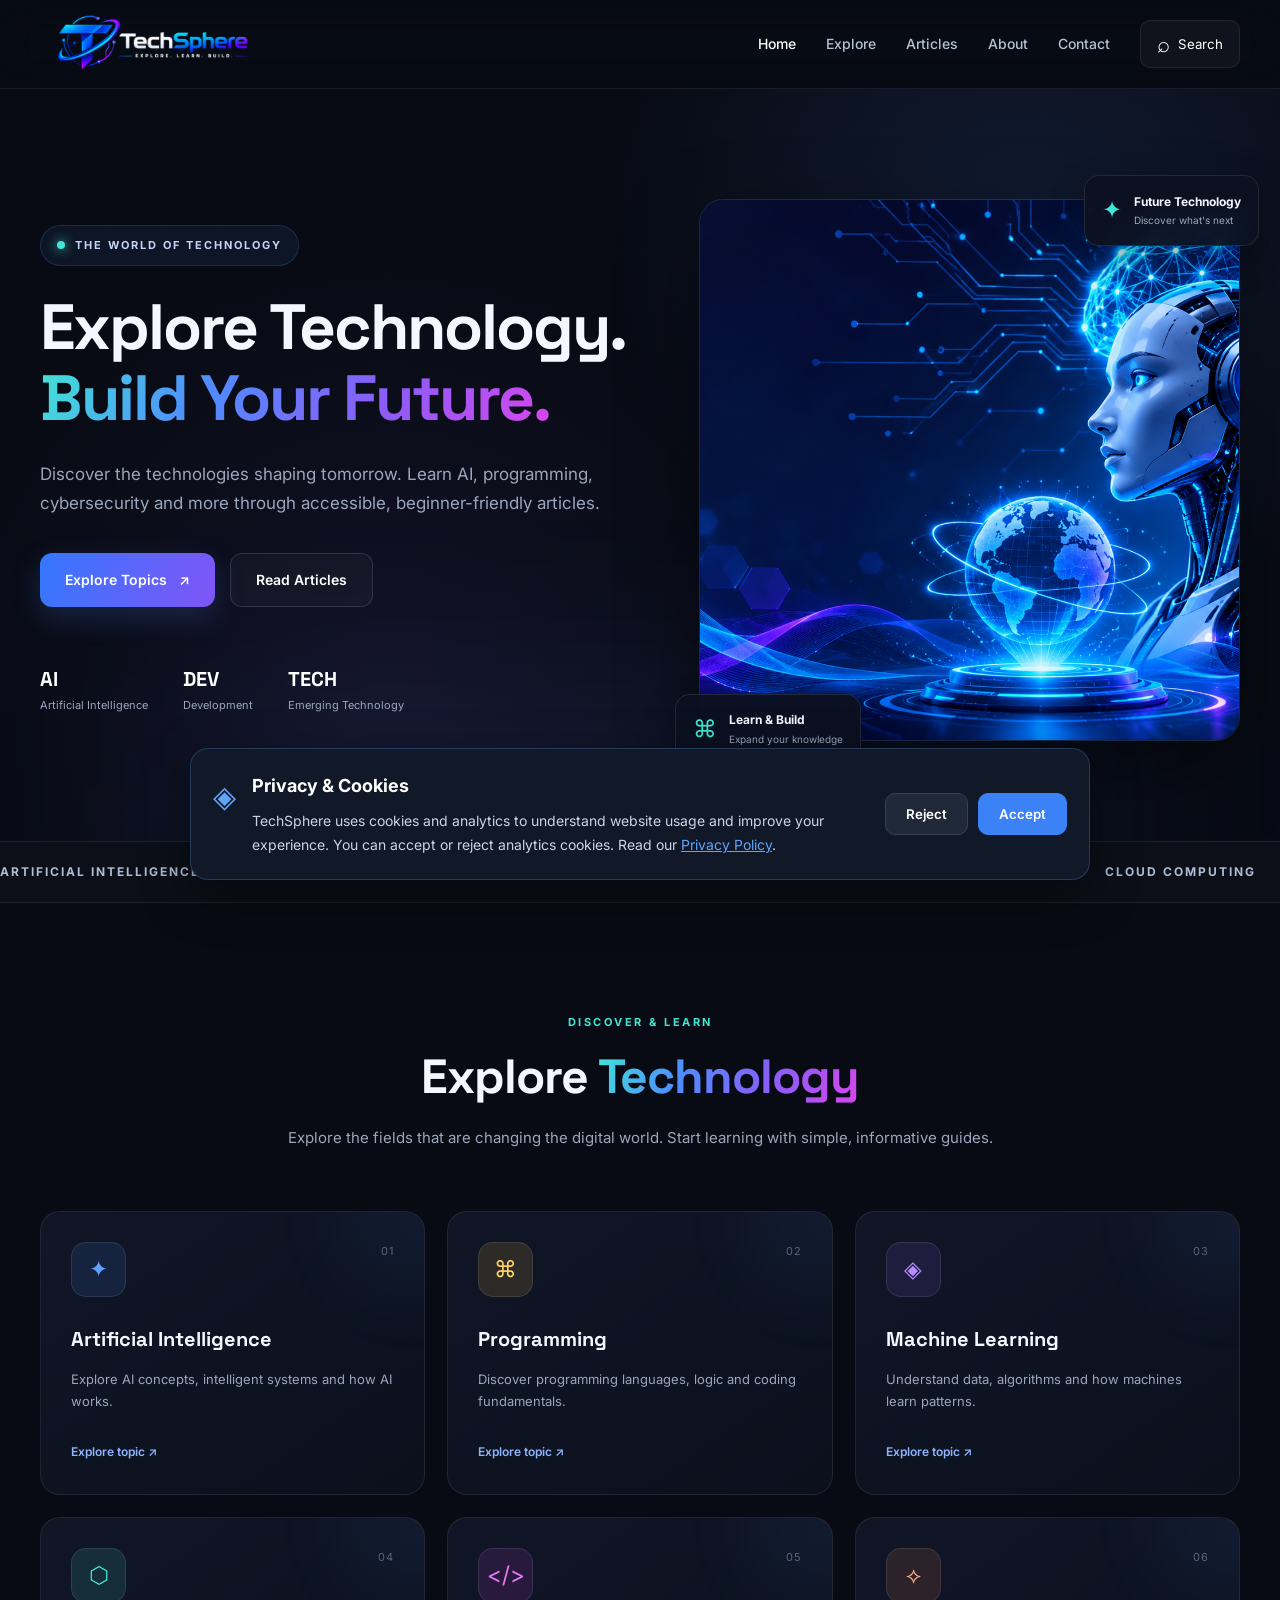
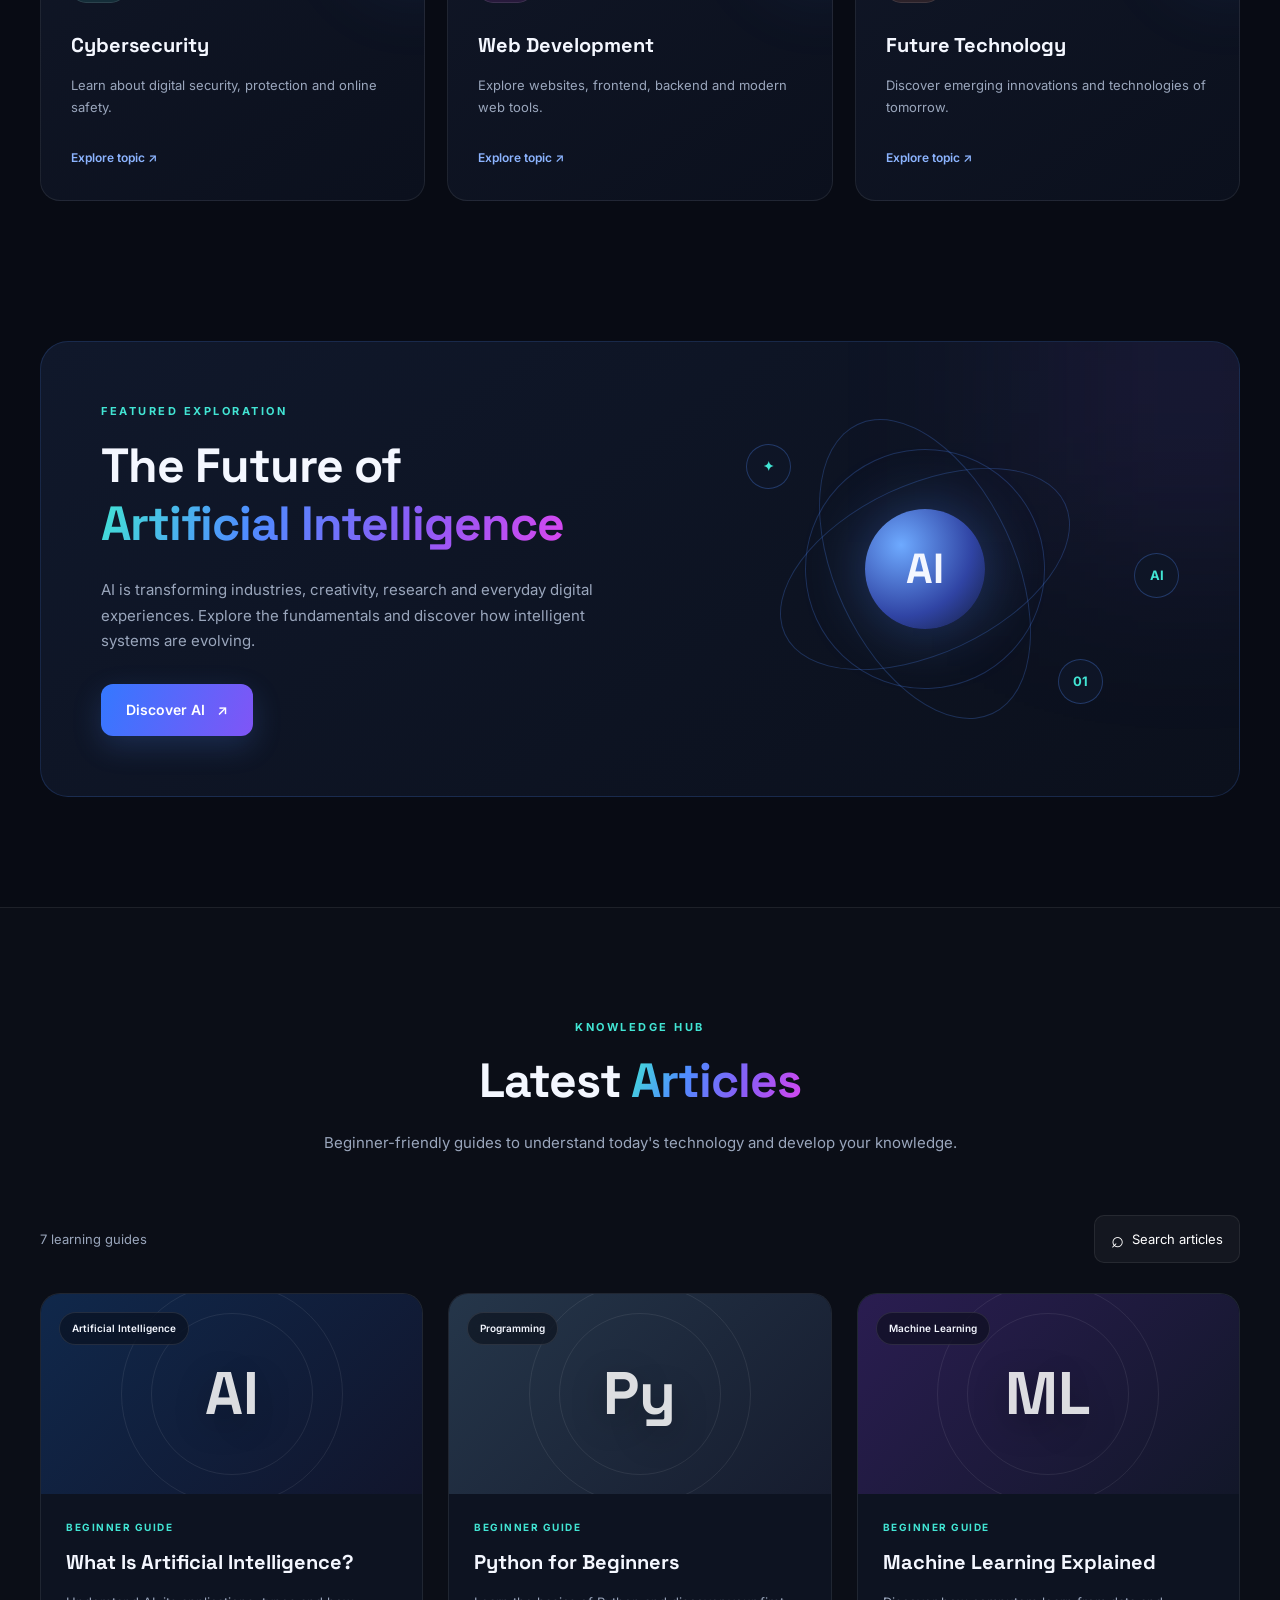
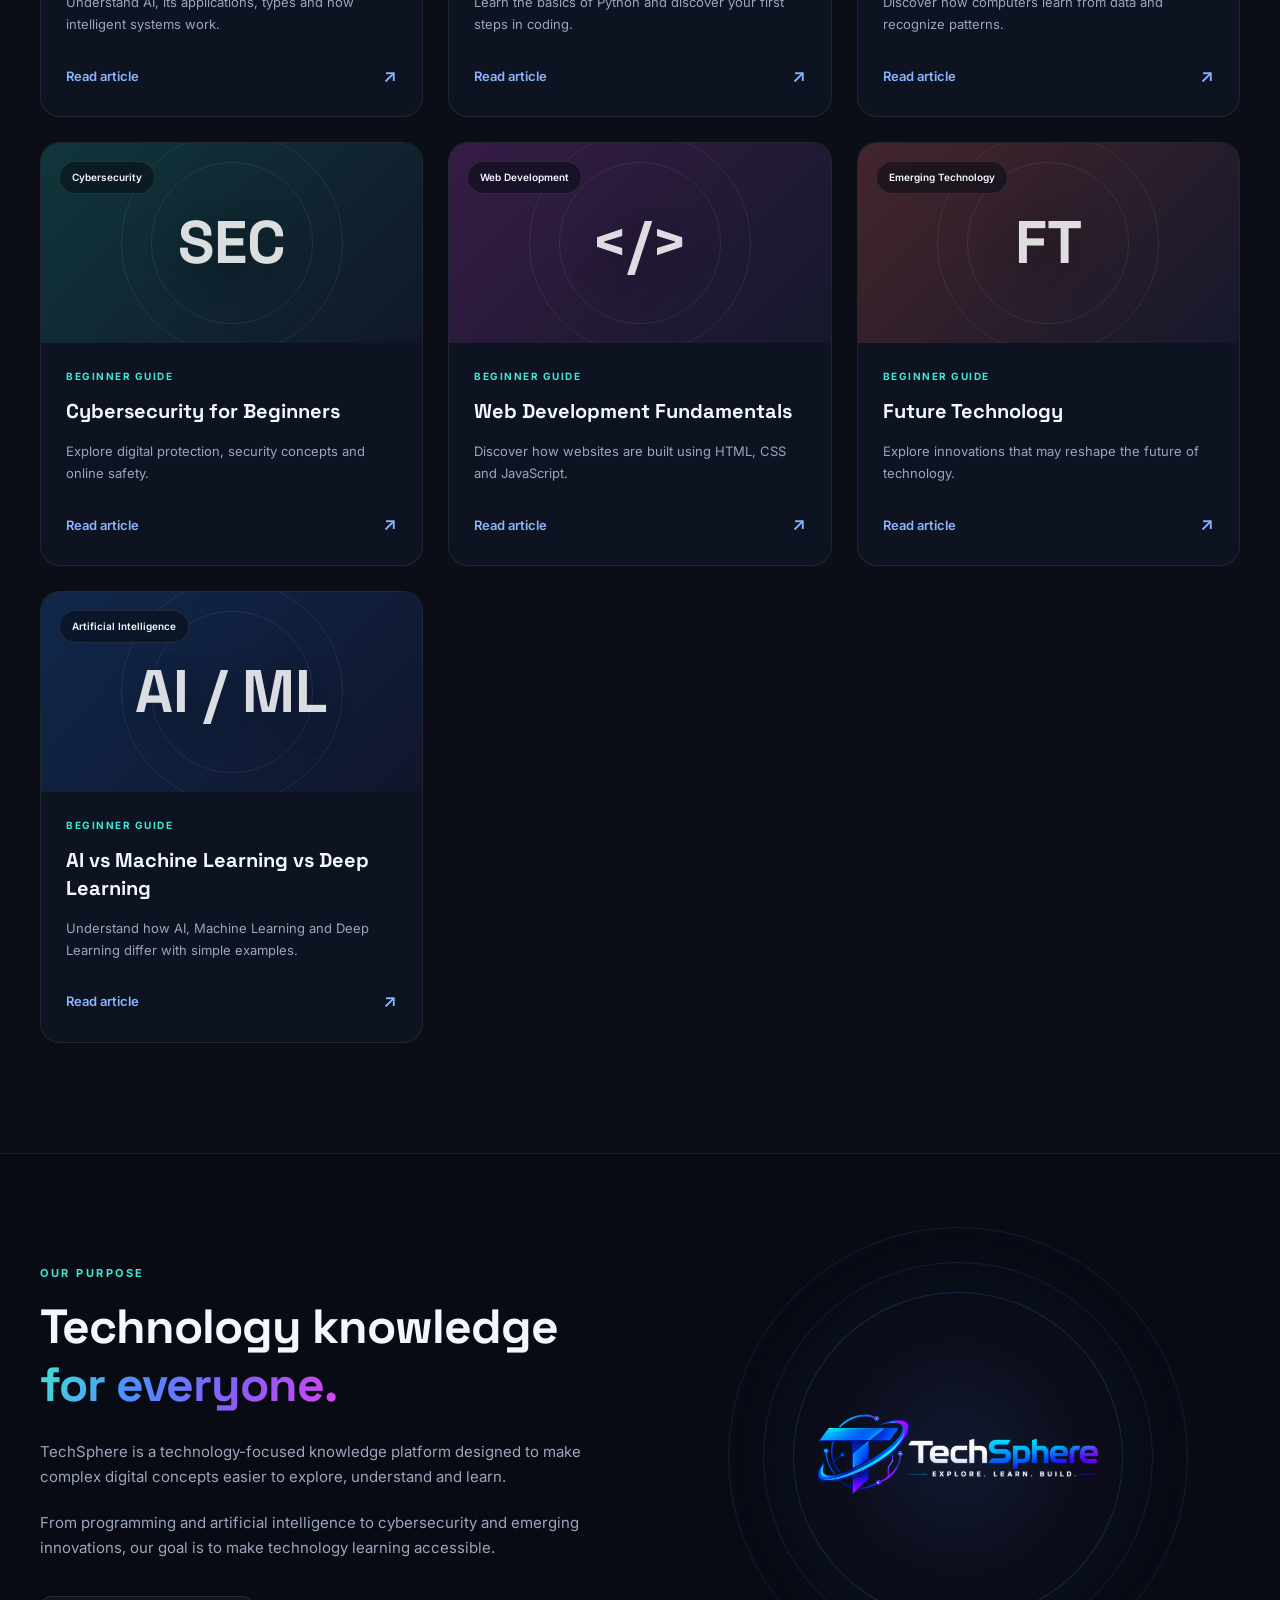
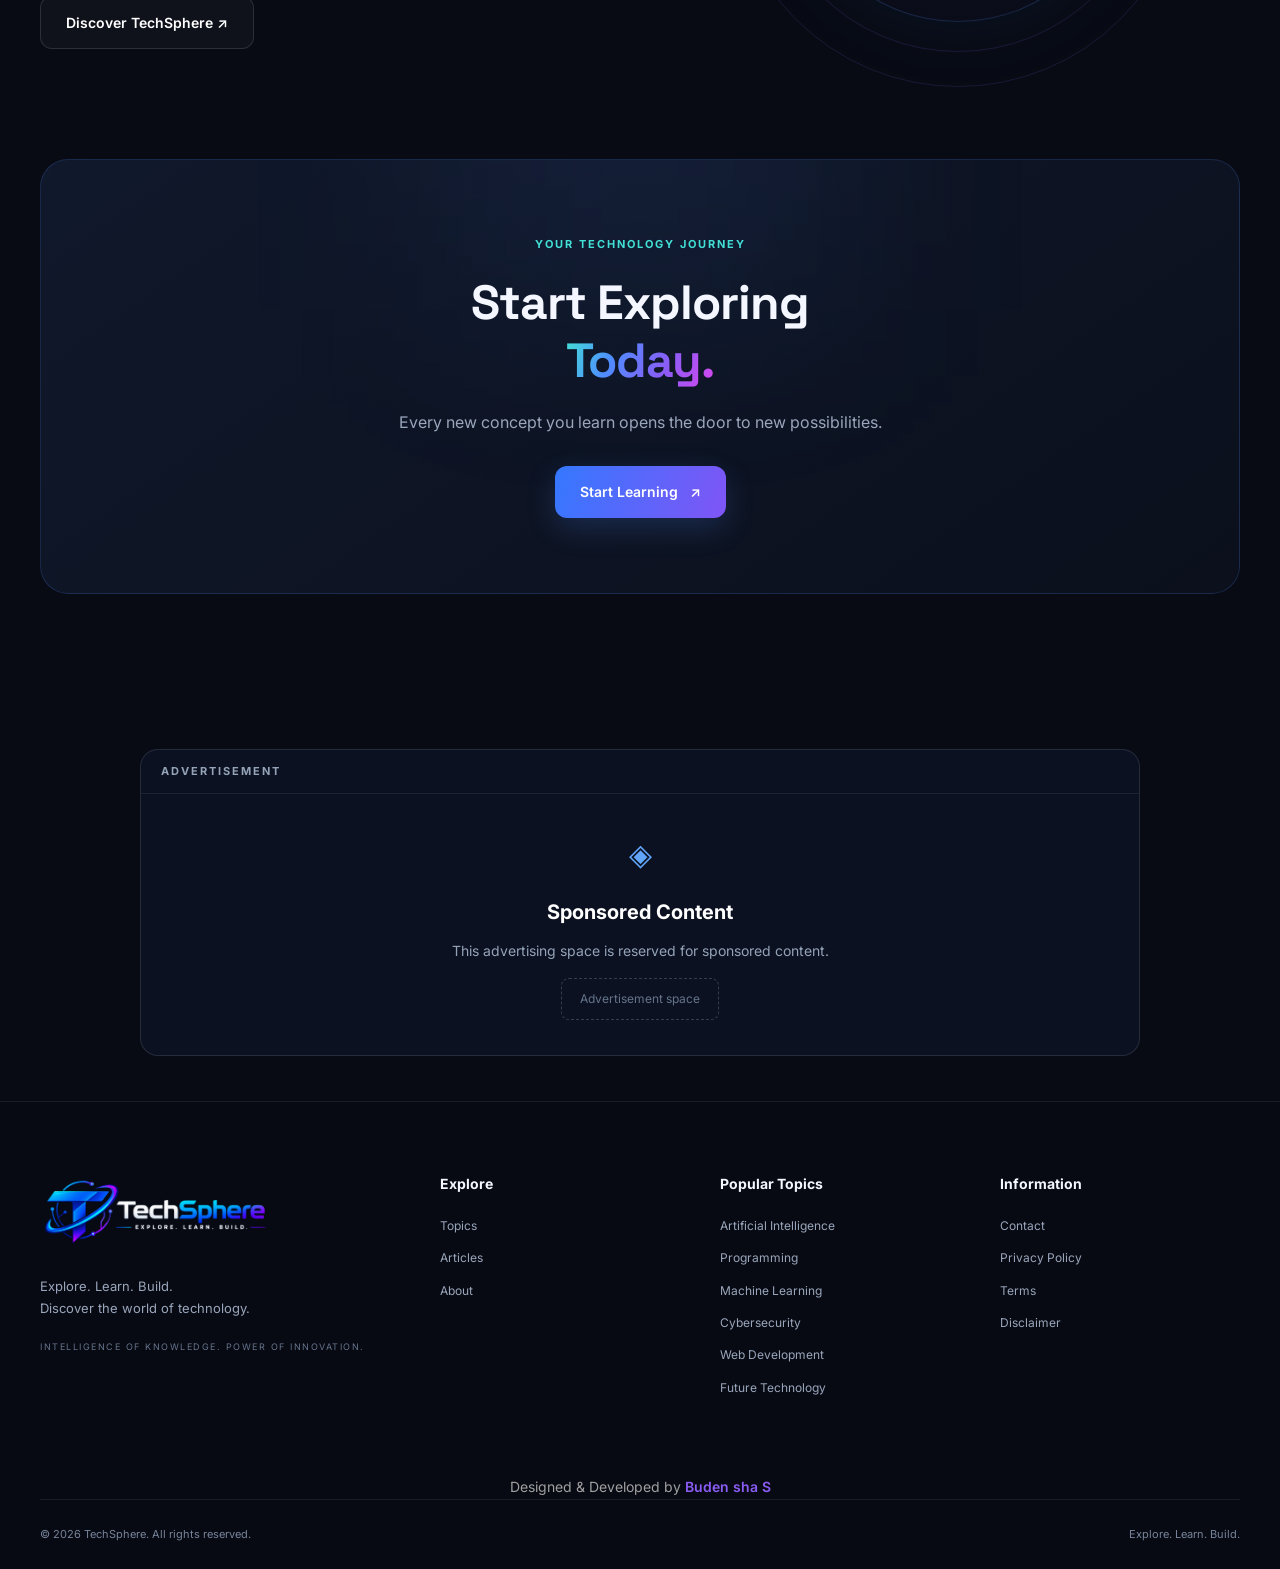
<file: index.html>
<!DOCTYPE html>
<html lang="en">
<head>
    <meta name="p:domain_verify" content="e876615cf0843c86c5c528d7e956bffb"/>
    <script async src="https://pagead2.googlesyndication.com/pagead/js/adsbygoogle.js?client=ca-pub-5368234455607344"
     crossorigin="anonymous"></script>
    
<meta name="google-adsense-account" content="ca-pub-5368234455607344">
    <meta name="msvalidate.01" content="1527539FD7B2A714D423706A129F65E0" />
 <meta name="monetag" content="a11ffc1f6231997b23e3422e3f636213">
    <!-- Google Analytics: Consent-controlled -->
    <script>
    (function () {
        const consent = localStorage.getItem('techsphere-cookie-consent');

        if (consent === 'accepted') {
            loadAnalytics();
        }

        function loadAnalytics() {
            if (window.analyticsLoaded) return;
            window.analyticsLoaded = true;

            const script = document.createElement('script');
            script.async = true;
            script.src = 'https://www.googletagmanager.com/gtag/js?id=G-VQDR2KQS33';
            document.head.appendChild(script);

            window.dataLayer = window.dataLayer || [];
            window.gtag = function(){window.dataLayer.push(arguments);};

            window.gtag('js', new Date());
            window.gtag('config', 'G-VQDR2KQS33');
        }

        window.loadTechSphereAnalytics = loadAnalytics;
    })();
    </script>

    <meta charset="UTF-8">
    <meta name="google-site-verification" content="Myxu56m0lqU12DyfqBjUomLxhFnH7XpfR2dkFWCUq1o">
    <meta name="viewport" content="width=device-width, initial-scale=1.0">

    <title>TechSphere | AI, Programming & Technology Guides</title>
    <meta name="description" content="Explore beginner-friendly technology guides on Artificial Intelligence, Python programming, Machine Learning, cybersecurity, web development and emerging technologies.">
    <meta name="author" content="Buden sha S">
    <meta name="robots" content="index, follow">
    <meta name="theme-color" content="#080b14">
    <meta name="keywords" content="TechSphere, technology guides, artificial intelligence, AI, Python programming, machine learning, cybersecurity, web development, technology learning, emerging technology">

    <link rel="canonical" href="https://budenshas.github.io/TechSphere/">

    <meta property="og:type" content="website">
    <meta property="og:title" content="TechSphere | Explore. Learn. Build.">
    <meta property="og:description" content="Discover beginner-friendly guides on AI, programming, cybersecurity, machine learning and emerging technologies.">
    <meta property="og:url" content="https://budenshas.github.io/TechSphere/">
    <meta property="og:site_name" content="TechSphere">
    <meta property="og:locale" content="en_US">

    <meta name="twitter:card" content="summary_large_image">
    <meta name="twitter:title" content="TechSphere | Explore. Learn. Build.">
    <meta name="twitter:description" content="Discover AI, programming, cybersecurity and emerging technology with TechSphere.">

    <link rel="icon" type="image/png" href="logo.png">

    <link rel="preconnect" href="https://fonts.googleapis.com">
    <link rel="preconnect" href="https://fonts.gstatic.com" crossorigin>
    <link href="https://fonts.googleapis.com/css2?family=Inter:wght@400;500;600;700;800&family=Space+Grotesk:wght@400;500;600;700&display=swap" rel="stylesheet">

    <link rel="stylesheet" href="style.css">

    <!-- Cookie Banner CSS -->
    <style>
        .cookie-banner {
            position: fixed;
            bottom: 20px;
            left: 50%;
            transform: translateX(-50%);
            width: min(900px, calc(100% - 30px));
            padding: 22px;
            background: #111827;
            border: 1px solid rgba(96, 165, 250, 0.25);
            border-radius: 18px;
            box-shadow: 0 15px 50px rgba(0, 0, 0, 0.45);
            z-index: 99999;
            display: flex;
            align-items: center;
            justify-content: space-between;
            gap: 24px;
            font-family: 'Inter', sans-serif;
            color: #ffffff;
        }

        .cookie-banner[hidden] {
            display: none !important;
        }

        .cookie-content {
            display: flex;
            align-items: flex-start;
            gap: 16px;
        }

        .cookie-icon {
            color: #60a5fa;
            font-size: 30px;
            flex-shrink: 0;
        }

        .cookie-text h3 {
            margin: 0 0 8px;
            color: #ffffff;
            font-size: 18px;
        }

        .cookie-text p {
            margin: 0;
            color: #cbd5e1;
            font-size: 14px;
            line-height: 1.7;
        }

        .cookie-text a {
            color: #60a5fa;
            text-decoration: underline;
        }

        .cookie-actions {
            display: flex;
            gap: 10px;
            flex-shrink: 0;
        }

        .cookie-btn {
            border: 1px solid #374151;
            border-radius: 10px;
            padding: 12px 20px;
            cursor: pointer;
            font-weight: 600;
            font-family: inherit;
            transition: 0.2s ease;
        }

        .cookie-reject {
            background: #1f2937;
            color: #ffffff;
        }

        .cookie-reject:hover {
            background: #374151;
        }

        .cookie-accept {
            background: #3b82f6;
            color: #ffffff;
            border-color: #3b82f6;
        }

        .cookie-accept:hover {
            background: #2563eb;
        }

        /* Native Advertisement Section */
        .native-banner-section {
            padding: 45px 20px;
            background: transparent;
        }

        .native-ad-container {
            max-width: 1000px;
            margin: 0 auto;
            border: 1px solid rgba(148, 163, 184, 0.18);
            border-radius: 18px;
            overflow: hidden;
            background: #0b1120;
        }

        .native-ad-label {
            padding: 12px 20px;
            font-size: 11px;
            letter-spacing: 2px;
            font-weight: 700;
            color: #94a3b8;
            border-bottom: 1px solid rgba(148, 163, 184, 0.12);
            font-family: 'Inter', sans-serif;
        }

        .native-ad-content {
            padding: 35px 25px;
            text-align: center;
            font-family: 'Inter', sans-serif;
        }

        .native-ad-icon {
            font-size: 30px;
            color: #60a5fa;
            margin-bottom: 15px;
        }

        .native-ad-content h3 {
            color: #ffffff;
            font-size: 20px;
            margin-bottom: 10px;
        }

        .native-ad-content p {
            color: #94a3b8;
            line-height: 1.7;
            font-size: 14px;
        }

        .native-ad-placeholder {
            display: inline-block;
            margin-top: 15px;
            padding: 10px 18px;
            border: 1px dashed rgba(148, 163, 184, 0.3);
            border-radius: 8px;
            color: #64748b;
            font-size: 12px;
        }

        @media (max-width: 600px) {
            .native-banner-section {
                padding: 30px 15px;
            }

            .native-ad-content {
                padding: 25px 15px;
            }
        }

        @media (max-width: 650px) {
            .cookie-banner {
                flex-direction: column;
                align-items: stretch;
                gap: 18px;
                padding: 18px;
                bottom: 12px;
            }

            .cookie-actions {
                width: 100%;
            }

            .cookie-btn {
                flex: 1;
            }
        }
    </style>

    <!-- Website Schema -->
    <script type="application/ld+json">
    {
      "@context": "https://schema.org",
      "@type": "WebSite",
      "name": "TechSphere",
      "url": "https://budenshas.github.io/TechSphere/",
      "description": "Beginner-friendly technology guides covering artificial intelligence, programming, machine learning, cybersecurity, web development and emerging technologies.",
      "inLanguage": "en",
      "publisher": {
        "@type": "Organization",
        "name": "TechSphere",
        "url": "https://budenshas.github.io/TechSphere/"
      }
    }
    </script>

    <!-- Organization Schema -->
    <script type="application/ld+json">
    {
      "@context": "https://schema.org",
      "@type": "Organization",
      "name": "TechSphere",
      "url": "https://budenshas.github.io/TechSphere/",
      "logo": "https://budenshas.github.io/TechSphere/logo.png",
      "description": "A technology-learning platform providing beginner-friendly educational guides."
    }
    </script>

    <!-- WebPage Schema -->
    <script type="application/ld+json">
    {
      "@context": "https://schema.org",
      "@type": "WebPage",
      "name": "TechSphere - Explore. Learn. Build.",
      "url": "https://budenshas.github.io/TechSphere/",
      "description": "Explore beginner-friendly technology guides on AI, Python, machine learning, cybersecurity and web development.",
      "isPartOf": {
        "@type": "WebSite",
        "name": "TechSphere",
        "url": "https://budenshas.github.io/TechSphere/"
      }
    }
    </script>
</head>

<body>

<div id="scroll-progress" aria-hidden="true"></div>

<!-- NAVIGATION -->
<header class="navbar" id="navbar">
    <div class="nav-container">

        <a class="brand-logo" href="index.html" aria-label="TechSphere Home">
            <img src="logo.png" alt="TechSphere logo" width="120" height="120">
        </a>

        <button class="menu-toggle" id="menu-toggle" aria-label="Toggle navigation" aria-expanded="false">
            <span></span>
            <span></span>
            <span></span>
        </button>

        <nav class="nav-menu" id="nav-menu" aria-label="Main navigation">
            <a href="index.html" class="nav-link active">Home</a>
            <a href="#explore" class="nav-link">Explore</a>
            <a href="#articles" class="nav-link">Articles</a>
            <a href="about.html" class="nav-link">About</a>
            <a href="contact.html" class="nav-link">Contact</a>

            <button class="nav-search" id="open-search" aria-label="Search articles">
                <span aria-hidden="true">⌕</span> Search
            </button>
        </nav>

    </div>
</header>

<main>

<!-- HERO -->
<section class="hero" id="home">
    <div class="hero-background" aria-hidden="true"></div>
    <div class="hero-grid" aria-hidden="true"></div>

    <div class="hero-container">

        <div class="hero-content reveal">

            <div class="hero-badge">
                <span class="status-dot"></span>
                THE WORLD OF TECHNOLOGY
            </div>

            <h1>
                Explore Technology.<br>
                <span class="gradient-text">Build Your Future.</span>
            </h1>

            <p class="hero-description">
                Discover the technologies shaping tomorrow.
                Learn AI, programming, cybersecurity and more
                through accessible, beginner-friendly articles.
            </p>

            <div class="hero-buttons">
                <a href="#explore" class="btn btn-primary">
                    Explore Topics <span aria-hidden="true">↗</span>
                </a>

                <a href="#articles" class="btn btn-secondary">
                    Read Articles
                </a>
            </div>

            <div class="hero-stats">
                <div class="stat">
                    <span class="stat-number">AI</span>
                    <span class="stat-label">Artificial Intelligence</span>
                </div>

                <div class="stat">
                    <span class="stat-number">DEV</span>
                    <span class="stat-label">Development</span>
                </div>

                <div class="stat">
                    <span class="stat-number">TECH</span>
                    <span class="stat-label">Emerging Technology</span>
                </div>
            </div>

        </div>

        <div class="hero-visual reveal">
            <div class="hero-image-frame">
                <img src="hero-tech.png" alt="Futuristic technology illustration representing digital innovation" fetchpriority="high">
                <div class="image-overlay" aria-hidden="true"></div>

                <div class="floating-card floating-card-top">
                    <span class="floating-icon" aria-hidden="true">✦</span>
                    <div>
                        <strong>Future Technology</strong>
                        <small>Discover what's next</small>
                    </div>
                </div>

                <div class="floating-card floating-card-bottom">
                    <span class="floating-icon" aria-hidden="true">⌘</span>
                    <div>
                        <strong>Learn &amp; Build</strong>
                        <small>Expand your knowledge</small>
                    </div>
                </div>
            </div>
        </div>

    </div>
    <div class="hero-bottom-glow" aria-hidden="true"></div>
</section>

<!-- TECHNOLOGY TICKER -->
<section class="ticker-section" aria-label="Technology topics">
    <div class="ticker-track">

        <div class="ticker-content">
            <span>ARTIFICIAL INTELLIGENCE</span><span class="ticker-symbol" aria-hidden="true">✦</span>
            <span>CYBERSECURITY</span><span class="ticker-symbol" aria-hidden="true">✦</span>
            <span>PYTHON</span><span class="ticker-symbol" aria-hidden="true">✦</span>
            <span>MACHINE LEARNING</span><span class="ticker-symbol" aria-hidden="true">✦</span>
            <span>WEB DEVELOPMENT</span><span class="ticker-symbol" aria-hidden="true">✦</span>
            <span>CLOUD COMPUTING</span><span class="ticker-symbol" aria-hidden="true">✦</span>
        </div>

        <div class="ticker-content" aria-hidden="true">
            <span>ARTIFICIAL INTELLIGENCE</span><span class="ticker-symbol">✦</span>
            <span>CYBERSECURITY</span><span class="ticker-symbol">✦</span>
            <span>PYTHON</span><span class="ticker-symbol">✦</span>
            <span>MACHINE LEARNING</span><span class="ticker-symbol">✦</span>
            <span>WEB DEVELOPMENT</span><span class="ticker-symbol">✦</span>
            <span>CLOUD COMPUTING</span><span class="ticker-symbol">✦</span>
        </div>

    </div>
</section>

<!-- EXPLORE TOPICS -->
<section class="section explore-section" id="explore">
    <div class="section-container">

        <div class="section-heading reveal">
            <div class="section-label">DISCOVER &amp; LEARN</div>

            <h2>Explore <span class="gradient-text">Technology</span></h2>

            <p>
                Explore the fields that are changing the digital world.
                Start learning with simple, informative guides.
            </p>
        </div>

        <div class="topics-grid">

            <a href="what-is-ai.html" class="topic-card reveal">
                <div class="topic-icon icon-ai" aria-hidden="true">✦</div>
                <div class="topic-number">01</div>
                <h3>Artificial Intelligence</h3>
                <p>Explore AI concepts, intelligent systems and how AI works.</p>
                <span class="topic-link">Explore topic ↗</span>
            </a>

            <a href="python.html" class="topic-card reveal">
                <div class="topic-icon icon-python" aria-hidden="true">⌘</div>
                <div class="topic-number">02</div>
                <h3>Programming</h3>
                <p>Discover programming languages, logic and coding fundamentals.</p>
                <span class="topic-link">Explore topic ↗</span>
            </a>

            <a href="machine-learning.html" class="topic-card reveal">
                <div class="topic-icon icon-ml" aria-hidden="true">◈</div>
                <div class="topic-number">03</div>
                <h3>Machine Learning</h3>
                <p>Understand data, algorithms and how machines learn patterns.</p>
                <span class="topic-link">Explore topic ↗</span>
            </a>

            <a href="cybersecurity-for-beginners.html" class="topic-card reveal">
                <div class="topic-icon icon-cyber" aria-hidden="true">⬡</div>
                <div class="topic-number">04</div>
                <h3>Cybersecurity</h3>
                <p>Learn about digital security, protection and online safety.</p>
                <span class="topic-link">Explore topic ↗</span>
            </a>

            <a href="web-development-for-beginners.html" class="topic-card reveal">
                <div class="topic-icon icon-web" aria-hidden="true">&lt;/&gt;</div>
                <div class="topic-number">05</div>
                <h3>Web Development</h3>
                <p>Explore websites, frontend, backend and modern web tools.</p>
                <span class="topic-link">Explore topic ↗</span>
            </a>

            <a href="future-technology-for-beginners.html" class="topic-card reveal">
                <div class="topic-icon icon-future" aria-hidden="true">⟡</div>
                <div class="topic-number">06</div>
                <h3>Future Technology</h3>
                <p>Discover emerging innovations and technologies of tomorrow.</p>
                <span class="topic-link">Explore topic ↗</span>
            </a>

        </div>

    </div>
</section>

<!-- FEATURED SECTION -->
<section class="featured-section" id="featured">
    <div class="section-container">

        <div class="featured-box reveal">

            <div class="featured-content">
                <div class="section-label">FEATURED EXPLORATION</div>
                <h2>
                    The Future of<br>
                    <span class="gradient-text">Artificial Intelligence</span>
                </h2>

                <p>
                    AI is transforming industries, creativity, research and
                    everyday digital experiences. Explore the fundamentals
                    and discover how intelligent systems are evolving.
                </p>

                <a href="what-is-ai.html" class="btn btn-primary">
                    Discover AI <span aria-hidden="true">↗</span>
                </a>
            </div>

            <div class="featured-visual" aria-label="Artificial intelligence visual">
                <div class="orbit orbit-1"></div>
                <div class="orbit orbit-2"></div>
                <div class="orbit orbit-3"></div>

                <div class="orbit-core">
                    <span>AI</span>
                </div>
                <div class="orbit-node node-1" aria-hidden="true">✦</div>
                <div class="orbit-node node-2" aria-hidden="true">01</div>
                <div class="orbit-node node-3" aria-hidden="true">AI</div>
            </div>

        </div>

    </div>
</section>
<!-- ARTICLES -->
<section class="section articles-section" id="articles">
    <div class="section-container">

        <div class="section-heading reveal">
            <div class="section-label">KNOWLEDGE HUB</div>

            <h2>Latest <span class="gradient-text">Articles</span></h2>

            <p>
                Beginner-friendly guides to understand today's
                technology and develop your knowledge.
            </p>
        </div>

        <div class="article-controls reveal">
            <div class="article-count">
                <span id="article-count">7</span> learning guides
            </div>
            <button class="article-search-button" id="open-search-articles">
                <span aria-hidden="true">⌕</span> Search articles
            </button>
        </div>

        <div class="articles-grid" id="articles-grid">

            <!-- AI ARTICLE -->
            <article class="article-card reveal" data-title="what is artificial intelligence ai">
                <div class="article-card-top article-ai">
                    <span class="article-category">Artificial Intelligence</span>
                    <div class="article-art" aria-hidden="true">AI</div>
                </div>

                <div class="article-body">
                    <div class="article-meta">BEGINNER GUIDE</div>
                    <h3>What Is Artificial Intelligence?</h3>
                    <p>Understand AI, its applications, types and how intelligent systems work.</p>
                    <a href="what-is-ai.html" class="article-link">Read article <span aria-hidden="true">↗</span></a>
                </div>
            </article>
<script>
  atOptions = {
    'key' : '24d73e2832ce8546c97dc00f0504121f',
    'format' : 'iframe',
    'height' : 250,
    'width' : 300,
    'params' : {}
  };
</script>
            
<script data-cfasync="false" src="https://bauval.org/22/24d73e2832ce8546c97dc00f0504121f"></script>
            <!-- PYTHON ARTICLE -->
            <article class="article-card reveal" data-title="python programming for beginners">
                <div class="article-card-top article-python">
                    <span class="article-category">Programming</span>
                    <div class="article-art" aria-hidden="true">Py</div>
                </div>

                <div class="article-body">
                    <div class="article-meta">BEGINNER GUIDE</div>
                    <h3>Python for Beginners</h3>
                    <p>Learn the basics of Python and discover your first steps in coding.</p>
                    <a href="python.html" class="article-link">Read article <span aria-hidden="true">↗</span></a>
                </div>
            </article>
<script>
  atOptions = {
    'key' : '24d73e2832ce8546c97dc00f0504121f',
    'format' : 'iframe',
    'height' : 250,
    'width' : 300,
    'params' : {}
  };
</script>
            
<script data-cfasync="false" src="https://bauval.org/22/24d73e2832ce8546c97dc00f0504121f"></script>
            <!-- MACHINE LEARNING ARTICLE -->
            <article class="article-card reveal" data-title="machine learning for beginners algorithms data">
                <div class="article-card-top article-ml">
                    <span class="article-category">Machine Learning</span>
                    <div class="article-art" aria-hidden="true">ML</div>
                </div>

                <div class="article-body">
                    <div class="article-meta">BEGINNER GUIDE</div>
                    <h3>Machine Learning Explained</h3>
                    <p>Discover how computers learn from data and recognize patterns.</p>
                    <a href="machine-learning.html" class="article-link">Read article <span aria-hidden="true">↗</span></a>
                </div>
            </article>
<script>
  atOptions = {
    'key' : '24d73e2832ce8546c97dc00f0504121f',
    'format' : 'iframe',
    'height' : 250,
    'width' : 300,
    'params' : {}
  };
</script>
            
<script data-cfasync="false" src="https://bauval.org/22/24d73e2832ce8546c97dc00f0504121f"></script>
            <!-- CYBERSECURITY ARTICLE -->
            <article class="article-card reveal" data-title="cybersecurity for beginners digital security">
                <div class="article-card-top article-cyber">
                    <span class="article-category">Cybersecurity</span>
                    <div class="article-art" aria-hidden="true">SEC</div>
                </div>

                <div class="article-body">
                    <div class="article-meta">BEGINNER GUIDE</div>
                    <h3>Cybersecurity for Beginners</h3>
                    <p>Explore digital protection, security concepts and online safety.</p>
                    <a href="cybersecurity-for-beginners.html" class="article-link">Read article <span aria-hidden="true">↗</span></a>
                </div>
            </article>
<script>
  atOptions = {
    'key' : '24d73e2832ce8546c97dc00f0504121f',
    'format' : 'iframe',
    'height' : 250,
    'width' : 300,
    'params' : {}
  };
</script>
            
<script data-cfasync="false" src="https://bauval.org/22/24d73e2832ce8546c97dc00f0504121f"></script>
            <!-- WEB DEVELOPMENT ARTICLE -->
            <article class="article-card reveal" data-title="web development for beginners html css javascript">
                <div class="article-card-top article-web">
                    <span class="article-category">Web Development</span>
                    <div class="article-art" aria-hidden="true">&lt;/&gt;</div>
                </div>

                <div class="article-body">
                    <div class="article-meta">BEGINNER GUIDE</div>
                    <h3>Web Development Fundamentals</h3>
                    <p>Discover how websites are built using HTML, CSS and JavaScript.</p>
                    <a href="web-development-for-beginners.html" class="article-link">Read article <span aria-hidden="true">↗</span></a>
                </div>
            </article>
<script>
  atOptions = {
    'key' : '24d73e2832ce8546c97dc00f0504121f',
    'format' : 'iframe',
    'height' : 250,
    'width' : 300,
    'params' : {}
  };
</script>
            
<script data-cfasync="false" src="https://bauval.org/22/24d73e2832ce8546c97dc00f0504121f"></script>
            <!-- FUTURE TECHNOLOGY ARTICLE -->
            <article class="article-card reveal" data-title="future technology innovations emerging technology">
                <div class="article-card-top article-future">
                    <span class="article-category">Emerging Technology</span>
                    <div class="article-art" aria-hidden="true">FT</div>
                </div>

                <div class="article-body">
                    <div class="article-meta">BEGINNER GUIDE</div>
                    <h3>Future Technology</h3>
                    <p>Explore innovations that may reshape the future of technology.</p>
                    <a href="future-technology-for-beginners.html" class="article-link">Read article <span aria-hidden="true">↗</span></a>
                </div>
            </article>
<script>
  atOptions = {
    'key' : '24d73e2832ce8546c97dc00f0504121f',
    'format' : 'iframe',
    'height' : 250,
    'width' : 300,
    'params' : {}
  };
</script>
            
<script data-cfasync="false" src="https://bauval.org/22/24d73e2832ce8546c97dc00f0504121f"></script>
            <!-- AI / MACHINE LEARNING COMPARISON ARTICLE -->
            <article class="article-card reveal" data-title="artificial intelligence machine learning deep learning difference">
                <div class="article-card-top article-ai">
                    <span class="article-category">Artificial Intelligence</span>
                    <div class="article-art" aria-hidden="true">AI / ML</div>
                </div>

                <div class="article-body">
                    <div class="article-meta">BEGINNER GUIDE</div>
                    <h3>AI vs Machine Learning vs Deep Learning</h3>
                    <p>Understand how AI, Machine Learning and Deep Learning differ with simple examples.</p>
                    <a href="ai-vs-machine-learning-vs-deep-learning.html" class="article-link">Read article <span aria-hidden="true">↗</span></a>
                </div>
            </article>

        </div> 
<script>
  atOptions = {
    'key' : '24d73e2832ce8546c97dc00f0504121f',
    'format' : 'iframe',
    'height' : 90,
    'width' : 728,
    'params' : {}
  };
</script>
<script data-cfasync="false" src="https://bauval.org/22/24d73e2832ce8546c97dc00f0504121f"></script>
        <!-- SEARCH EMPTY STATE -->
        <div class="no-results" id="no-results">
            <div class="no-results-icon" aria-hidden="true">⌕</div>
            <h3>No articles found</h3>
            <p>Try searching with a different keyword.</p>
        </div>

    </div>
</section>

<!-- ABOUT -->
<section class="about-section" id="about">
    <div class="section-container">

        <div class="about-content reveal">
            <div class="section-label">OUR PURPOSE</div>

            <h2>
                Technology knowledge<br>
                <span class="gradient-text">for everyone.</span>
            </h2>

            <p>
                TechSphere is a technology-focused knowledge platform
                designed to make complex digital concepts easier to
                explore, understand and learn.
            </p>

            <p>
                From programming and artificial intelligence to
                cybersecurity and emerging innovations, our goal is
                to make technology learning accessible.
            </p>

            <a href="about.html" class="btn btn-secondary">Discover TechSphere ↗</a>
        </div>

        <div class="about-visual reveal">
            <div class="about-circle">
                <img src="logo.png" alt="TechSphere brand symbol" loading="lazy" width="300" height="300">
            </div>

            <div class="about-decoration decoration-1" aria-hidden="true"></div>
            <div class="about-decoration decoration-2" aria-hidden="true"></div>
        </div>

    </div>
</section>

<!-- CTA -->
<section class="cta-section">
    <div class="section-container">

        <div class="cta-box reveal">
            <div class="cta-label">YOUR TECHNOLOGY JOURNEY</div>

            <h2>Start Exploring<br><span class="gradient-text">Today.</span></h2>
            <p>
                Every new concept you learn opens the door
                to new possibilities.
            </p>

            <a href="#articles" class="btn btn-primary">
                Start Learning <span aria-hidden="true">↗</span>
            </a>
        </div>

    </div>
</section>

</main>
<!-- NATIVE ADVERTISEMENT SECTION -->
<section class="native-banner-section" id="native-banner-ad" aria-label="Advertisement">
    <div class="native-ad-container">

        <div class="native-ad-label">
            ADVERTISEMENT
        </div>

        <div class="native-ad-content">
            <div class="native-ad-icon" aria-hidden="true">
                ◈
            </div>

            <h3>Sponsored Content</h3>

            <p>
                This advertising space is reserved for sponsored content.
            </p>

            <script async fetchpriority="high" data-cfasync="false" src="https://bauval.org/21/2bad4eab09ffd4711d9cd6745f4f29c1"></script>
            <div id="container-2bad4eab09ffd4711d9cd6745f4f29c1"></div>

            <span class="native-ad-placeholder">
                Advertisement space
            </span>
        </div>

    </div>
</section>

<!-- FOOTER -->
<footer class="footer">
    <div class="section-container">

        <div class="footer-grid">

            <div class="footer-brand">
                <a class="brand-logo footer-logo" href="index.html" aria-label="TechSphere Home">
                    <img src="logo.png" alt="TechSphere logo" loading="lazy" width="120" height="120">
                </a>

                <p>
                    Explore. Learn. Build.<br>
                    Discover the world of technology.
                </p>

                <div class="footer-tagline">
                    INTELLIGENCE OF KNOWLEDGE. POWER OF INNOVATION.
                </div>
            </div>

            <div class="footer-column">
                <h4>Explore</h4>
                <a href="#explore">Topics</a>
                <a href="#articles">Articles</a>
                <a href="about.html">About</a>
            </div>

            <div class="footer-column">
                <h4>Popular Topics</h4>
                <a href="what-is-ai.html">Artificial Intelligence</a>
                <a href="python.html">Programming</a>
                <a href="machine-learning.html">Machine Learning</a>
                <a href="cybersecurity-for-beginners.html">Cybersecurity</a>
                <a href="web-development-for-beginners.html">Web Development</a>
                <a href="future-technology-for-beginners.html">Future Technology</a>
            </div>

            <div class="footer-column">
                <h4>Information</h4>
                <a href="contact.html">Contact</a>
                <a href="privacy-policy.html">Privacy Policy</a>
                <a href="terms.html">Terms</a>
                <a href="disclaimer.html">Disclaimer</a>
            </div>

        </div>

        <!-- DEVELOPER CREDIT -->
        <div class="developer-credit">
            <p>Designed &amp; Developed by <a href="developer.html">Buden sha S</a></p>
        </div>

        <div class="footer-bottom">
            <p>© <span id="year"></span> TechSphere. All rights reserved.</p>
            <p class="footer-bottom-right">Explore. Learn. Build.</p>
        </div>

    </div>
</footer>

<!-- SEARCH MODAL -->
<div class="search-modal" id="search-modal" aria-hidden="true">
    <div class="search-modal-overlay" id="search-overlay"></div>

    <div class="search-modal-content">
        <button class="search-close" id="close-search" aria-label="Close search">×</button>

        <div class="search-modal-heading">
            <div class="section-label">TECHSPHERE SEARCH</div>
            <h2>Find <span class="gradient-text">Knowledge.</span></h2>
        </div>

        <div class="search-input-wrapper">
            <span class="search-icon" aria-hidden="true">⌕</span>

            <input
                type="search"
                id="site-search"
                placeholder="Search technology articles..."
                autocomplete="off"
                aria-label="Search technology articles">

            <kbd>ESC</kbd>
        </div>

        <div class="search-results" id="search-results">
            <p class="search-hint">Search AI, Python, cybersecurity, machine learning...</p>
        </div>
    </div>
</div>

<!-- COOKIE CONSENT BANNER -->
<div id="cookie-banner" class="cookie-banner" role="dialog"
     aria-label="Cookie preferences" aria-describedby="cookie-description"
     hidden>

    <div class="cookie-content">
        <div class="cookie-icon" aria-hidden="true">◈</div>

        <div class="cookie-text">
            <h3>Privacy &amp; Cookies</h3>

            <p id="cookie-description">
                TechSphere uses cookies and analytics to understand website
                usage and improve your experience. You can accept or reject
                analytics cookies. Read our
                <a href="privacy-policy.html">Privacy Policy</a>.
            </p>
        </div>
    </div>

    <div class="cookie-actions">
        <button id="cookie-reject" class="cookie-btn cookie-reject">
            Reject
        </button>

        <button id="cookie-accept" class="cookie-btn cookie-accept">
            Accept
        </button>
    </div>
</div>

<!-- COOKIE CONSENT LOGIC -->
<script>
(function () {
    const banner = document.getElementById('cookie-banner');
    const acceptBtn = document.getElementById('cookie-accept');
    const rejectBtn = document.getElementById('cookie-reject');

    const storageKey = 'techsphere-cookie-consent';

    let consent = null;

    try {
        consent = localStorage.getItem(storageKey);
    } catch (error) {
        consent = null;
    }

    if (!consent) {
        banner.hidden = false;
    }

    acceptBtn.addEventListener('click', function () {
        try {
            localStorage.setItem(storageKey, 'accepted');
        } catch (error) {
            // Consent storage may be unavailable in some browsers.
        }

        banner.hidden = true;

        if (window.loadTechSphereAnalytics) {
            window.loadTechSphereAnalytics();
        }
    });

    rejectBtn.addEventListener('click', function () {
        try {
            localStorage.setItem(storageKey, 'rejected');
        } catch (error) {
            // Consent storage may be unavailable in some browsers.
        }

        banner.hidden = true;
    });
})();
</script>

<!-- BACK TO TOP -->
<button id="back-to-top" class="back-to-top" aria-label="Back to top">↑</button>

<!-- EXISTING WEBSITE JAVASCRIPT -->
<script src="script.js"></script>
    
</body>
</html>
</file>
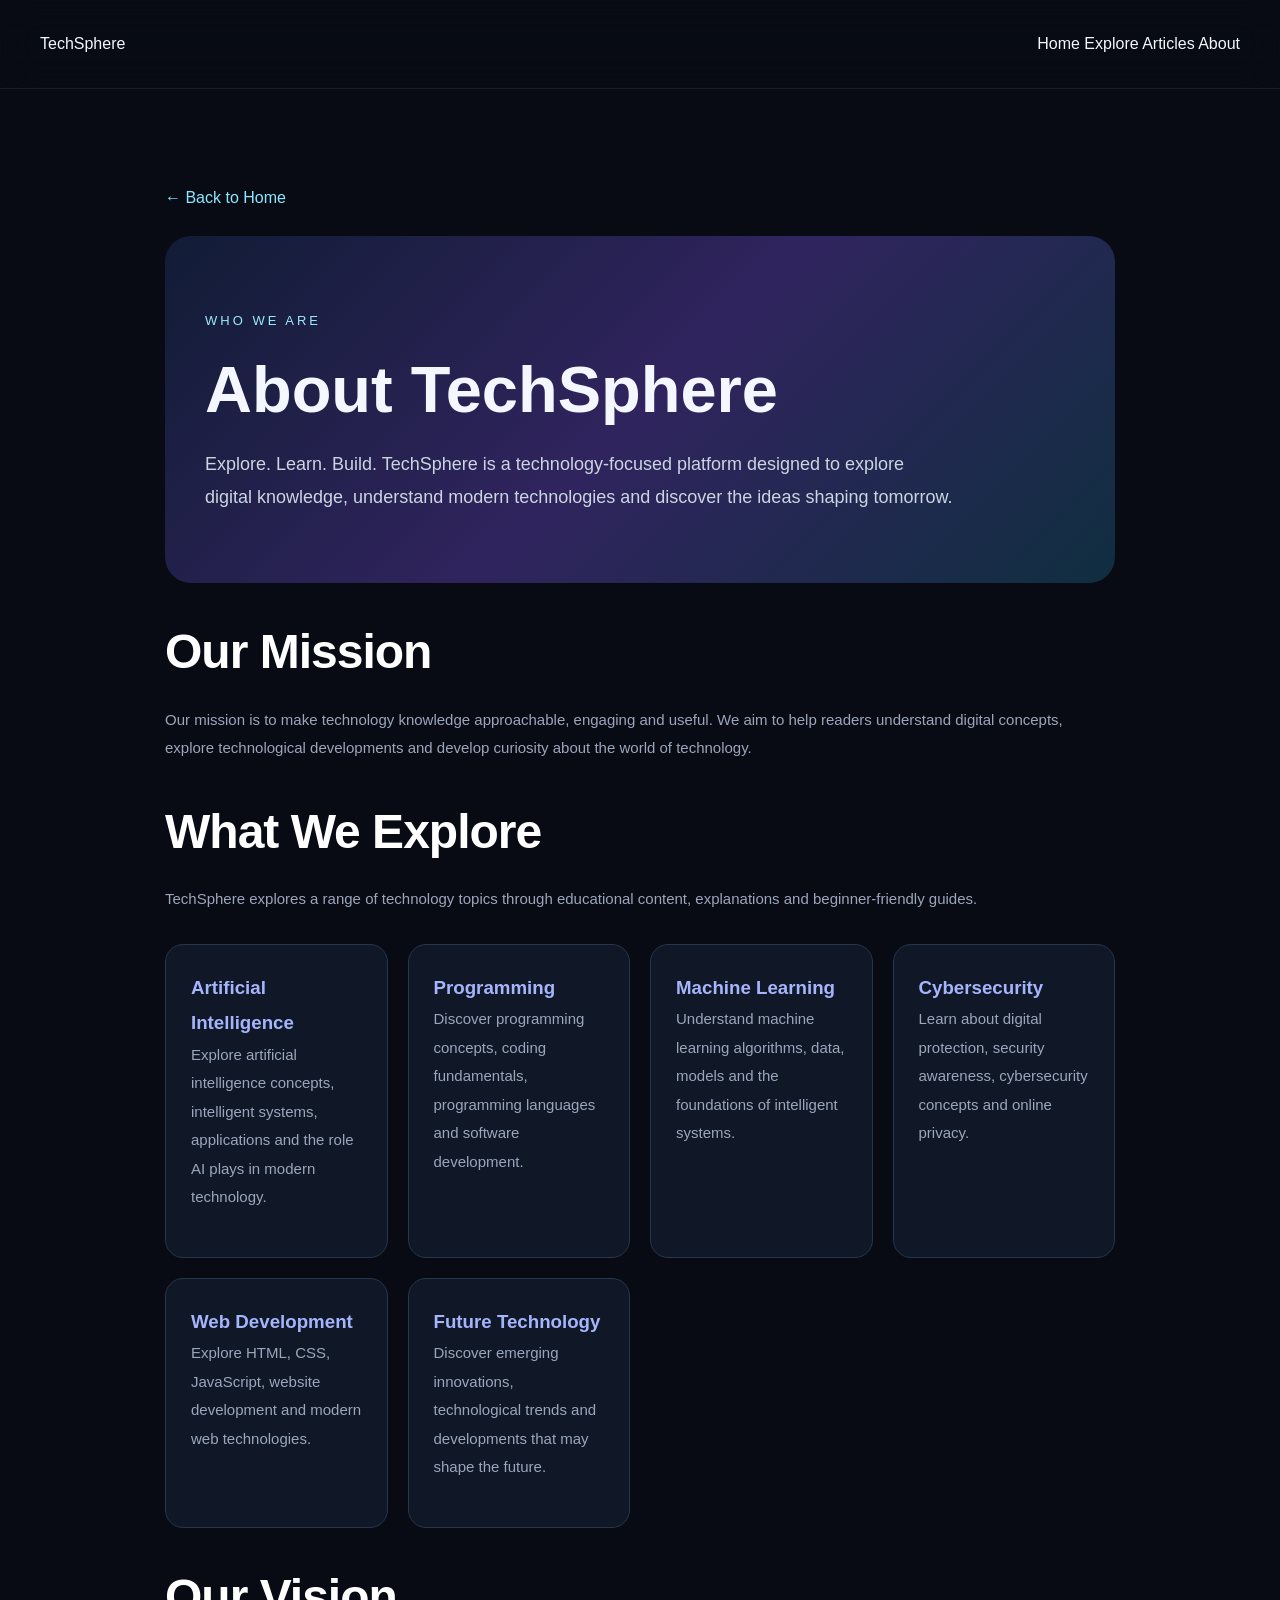
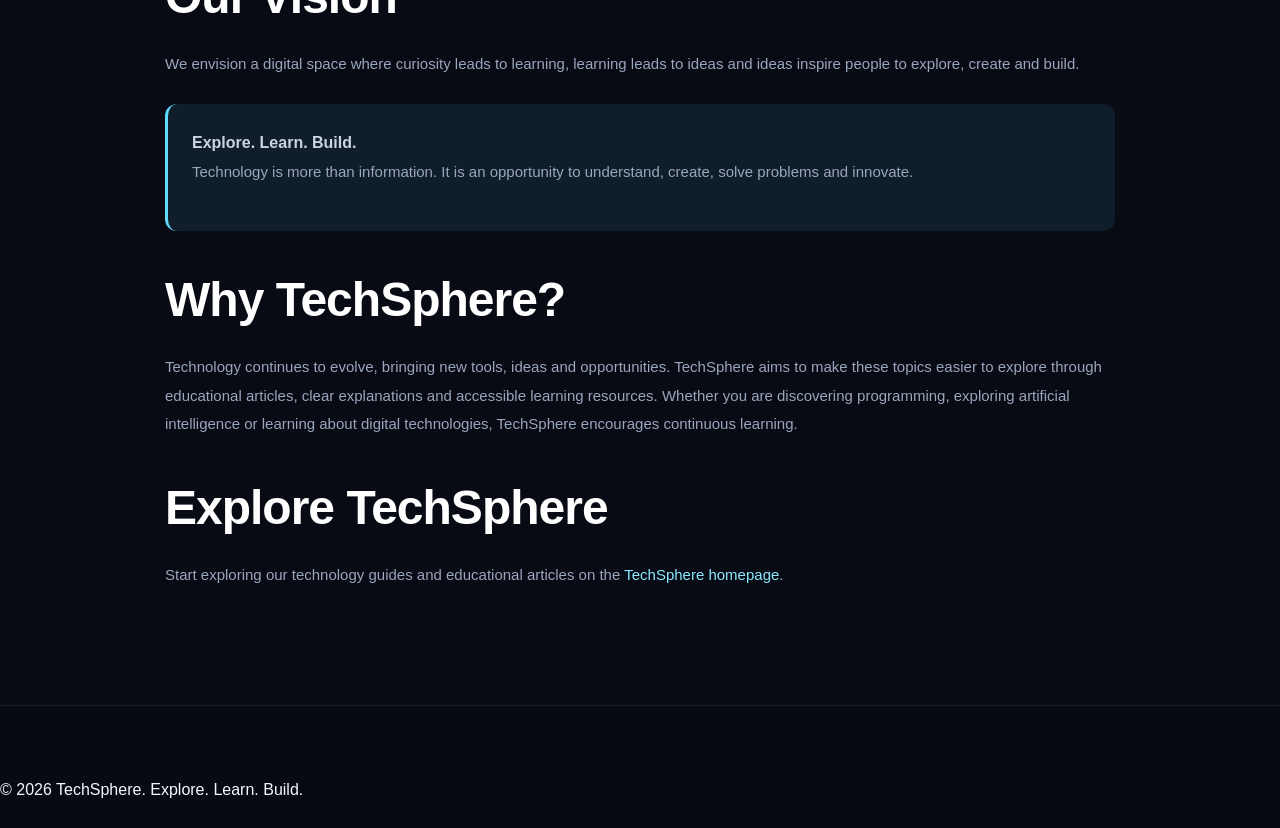
<file: about.html>
<!DOCTYPE html>
<html lang="en">
<head>
    
<!-- Google tag (gtag.js) -->
<script async src="https://www.googletagmanager.com/gtag/js?id=G-VQDR2KQS33"></script>
<script>
  window.dataLayer = window.dataLayer || [];
  function gtag(){dataLayer.push(arguments);}
  gtag('js', new Date());
  gtag('config', 'G-VQDR2KQS33');
</script>

    <meta charset="UTF-8">
    <meta name="viewport" content="width=device-width, initial-scale=1.0">

    <!-- SEO -->
    <title>About TechSphere | Technology, Learning & Innovation</title>
    <meta name="description" content="Discover TechSphere, a technology learning platform exploring artificial intelligence, programming, machine learning, cybersecurity, web development and emerging technologies.">
    <meta name="robots" content="index, follow">
    <meta name="author" content="TechSphere">
    <meta name="theme-color" content="#0b1120">

    <!-- Canonical -->
    <link rel="canonical" href="https://budenshas.github.io/TechSphere/about.html">

    <!-- Open Graph -->
    <meta property="og:type" content="website">
    <meta property="og:title" content="About TechSphere | Explore. Learn. Build.">
    <meta property="og:description" content="Explore TechSphere, a technology-focused platform for learning about digital concepts, innovation, programming and emerging technologies.">
    <meta property="og:url" content="https://budenshas.github.io/TechSphere/about.html">
    <meta property="og:site_name" content="TechSphere">

    <!-- Twitter -->
    <meta name="twitter:card" content="summary">
    <meta name="twitter:title" content="About TechSphere">
    <meta name="twitter:description" content="Explore. Learn. Build. Discover the mission, vision and topics explored by TechSphere.">

    <!-- Structured Data -->
    <script type="application/ld+json">
    {
        "@context": "https://schema.org",
        "@type": "AboutPage",
        "name": "About TechSphere",
        "description": "Learn about TechSphere, a technology learning platform exploring programming, artificial intelligence, machine learning, cybersecurity, web development and emerging technologies.",
        "url": "https://budenshas.github.io/TechSphere/about.html",
        "isPartOf": {
            "@type": "WebSite",
            "name": "TechSphere",
            "url": "https://budenshas.github.io/TechSphere/"
        }
    }
    </script>

    <link rel="stylesheet" href="style.css">

    <style>
        .about-page {
            max-width: 1000px;
            margin: 70px auto;
            padding: 25px;
        }

        .about-hero {
            padding: 70px 40px;
            border-radius: 26px;
            background: linear-gradient(135deg,#111c35,#30245e,#102e40);
            margin-bottom: 40px;
        }

        .about-tag {
            color: #9be9ff;
            letter-spacing: 3px;
            text-transform: uppercase;
            font-size: 13px;
        }

        .about-hero h1 {
            font-size: clamp(38px,6vw,65px);
            margin: 20px 0;
            line-height: 1.15;
        }

        .about-hero p {
            color: #cbd5e1;
            font-size: 18px;
            max-width: 750px;
            line-height: 1.8;
        }

        .about-content {
            line-height: 1.9;
            color: #cbd5e1;
        }

        .about-content h2 {
            color: white;
            margin-top: 40px;
        }

        .about-grid {
            display: grid;
            grid-template-columns: repeat(auto-fit,minmax(220px,1fr));
            gap: 20px;
            margin: 30px 0;
        }

        .about-card {
            background: #101827;
            border: 1px solid #26364c;
            padding: 25px;
            border-radius: 18px;
            transition: .3s;
        }

        .about-card:hover {
            transform: translateY(-5px);
            border-color: #7b70ff;
        }

        .about-card h3 {
            color: #a5b4fc;
            margin-top: 0;
        }

        .about-back {
            display: inline-block;
            margin-bottom: 25px;
            color: #8be9ff;
            text-decoration: none;
        }

        .about-back:hover {
            text-decoration: underline;
        }

        .about-highlight {
            padding: 24px;
            background: #101d2a;
            border-left: 3px solid #60d9ff;
            border-radius: 12px;
            margin: 25px 0;
        }

        .about-content a {
            color: #8be9ff;
        }

        @media (max-width: 600px) {
            .about-page {
                margin: 30px auto;
                padding: 15px;
            }

            .about-hero {
                padding: 40px 22px;
            }

            .about-hero p {
                font-size: 16px;
            }

            .about-grid {
                grid-template-columns: 1fr;
            }
        }
    </style>
</head>

<body>

<header class="navbar">
    <div class="container nav-container">
        <a href="index.html" class="logo">T<span>echSphere</span></a>

        <nav aria-label="Main navigation">
            <a href="index.html">Home</a>
            <a href="index.html#topics">Explore</a>
            <a href="index.html#articles">Articles</a>
            <a href="about.html" aria-current="page">About</a>
        </nav>
    </div>
</header>

<main class="about-page">

    <a href="index.html" class="about-back">← Back to Home</a>

    <section class="about-hero">
        <span class="about-tag">Who We Are</span>

        <h1>About TechSphere</h1>

        <p>
            Explore. Learn. Build. TechSphere is a technology-focused
            platform designed to explore digital knowledge, understand
            modern technologies and discover the ideas shaping tomorrow.
        </p>
    </section>

    <section class="about-content">

        <h2>Our Mission</h2>

        <p>
            Our mission is to make technology knowledge approachable,
            engaging and useful. We aim to help readers understand
            digital concepts, explore technological developments
            and develop curiosity about the world of technology.
        </p>

        <h2>What We Explore</h2>

        <p>
            TechSphere explores a range of technology topics through
            educational content, explanations and beginner-friendly
            guides.
        </p>

        <div class="about-grid">

            <article class="about-card">
                <h3>Artificial Intelligence</h3>
                <p>
                    Explore artificial intelligence concepts, intelligent
                    systems, applications and the role AI plays in modern technology.
                </p>
            </article>

            <article class="about-card">
                <h3>Programming</h3>
                <p>
                    Discover programming concepts, coding fundamentals,
                    programming languages and software development.
                </p>
            </article>

            <article class="about-card">
                <h3>Machine Learning</h3>
                <p>
                    Understand machine learning algorithms, data,
                    models and the foundations of intelligent systems.
                </p>
            </article>

            <article class="about-card">
                <h3>Cybersecurity</h3>
                <p>
                    Learn about digital protection, security awareness,
                    cybersecurity concepts and online privacy.
                </p>
            </article>

            <article class="about-card">
                <h3>Web Development</h3>
                <p>
                    Explore HTML, CSS, JavaScript, website development
                    and modern web technologies.
                </p>
            </article>

            <article class="about-card">
                <h3>Future Technology</h3>
                <p>
                    Discover emerging innovations, technological trends
                    and developments that may shape the future.
                </p>
            </article>

        </div>

        <h2>Our Vision</h2>

        <p>
            We envision a digital space where curiosity leads to learning,
            learning leads to ideas and ideas inspire people to explore,
            create and build.
        </p>

        <div class="about-highlight">
            <strong>Explore. Learn. Build.</strong>

            <p>
                Technology is more than information. It is an opportunity
                to understand, create, solve problems and innovate.
            </p>
        </div>

        <h2>Why TechSphere?</h2>

        <p>
            Technology continues to evolve, bringing new tools, ideas
            and opportunities. TechSphere aims to make these topics
            easier to explore through educational articles, clear
            explanations and accessible learning resources.
            Whether you are discovering programming, exploring artificial
            intelligence or learning about digital technologies,
            TechSphere encourages continuous learning.
        </p>

        <h2>Explore TechSphere</h2>

        <p>
            Start exploring our technology guides and educational articles
            on the <a href="index.html">TechSphere homepage</a>.
        </p>

    </section>

</main>

<footer class="footer">
    <div class="container">
        <p>© <span id="year"></span> TechSphere. Explore. Learn. Build.</p>
    </div>
</footer>

<script src="script.js"></script>

</body>
</html>
</file>
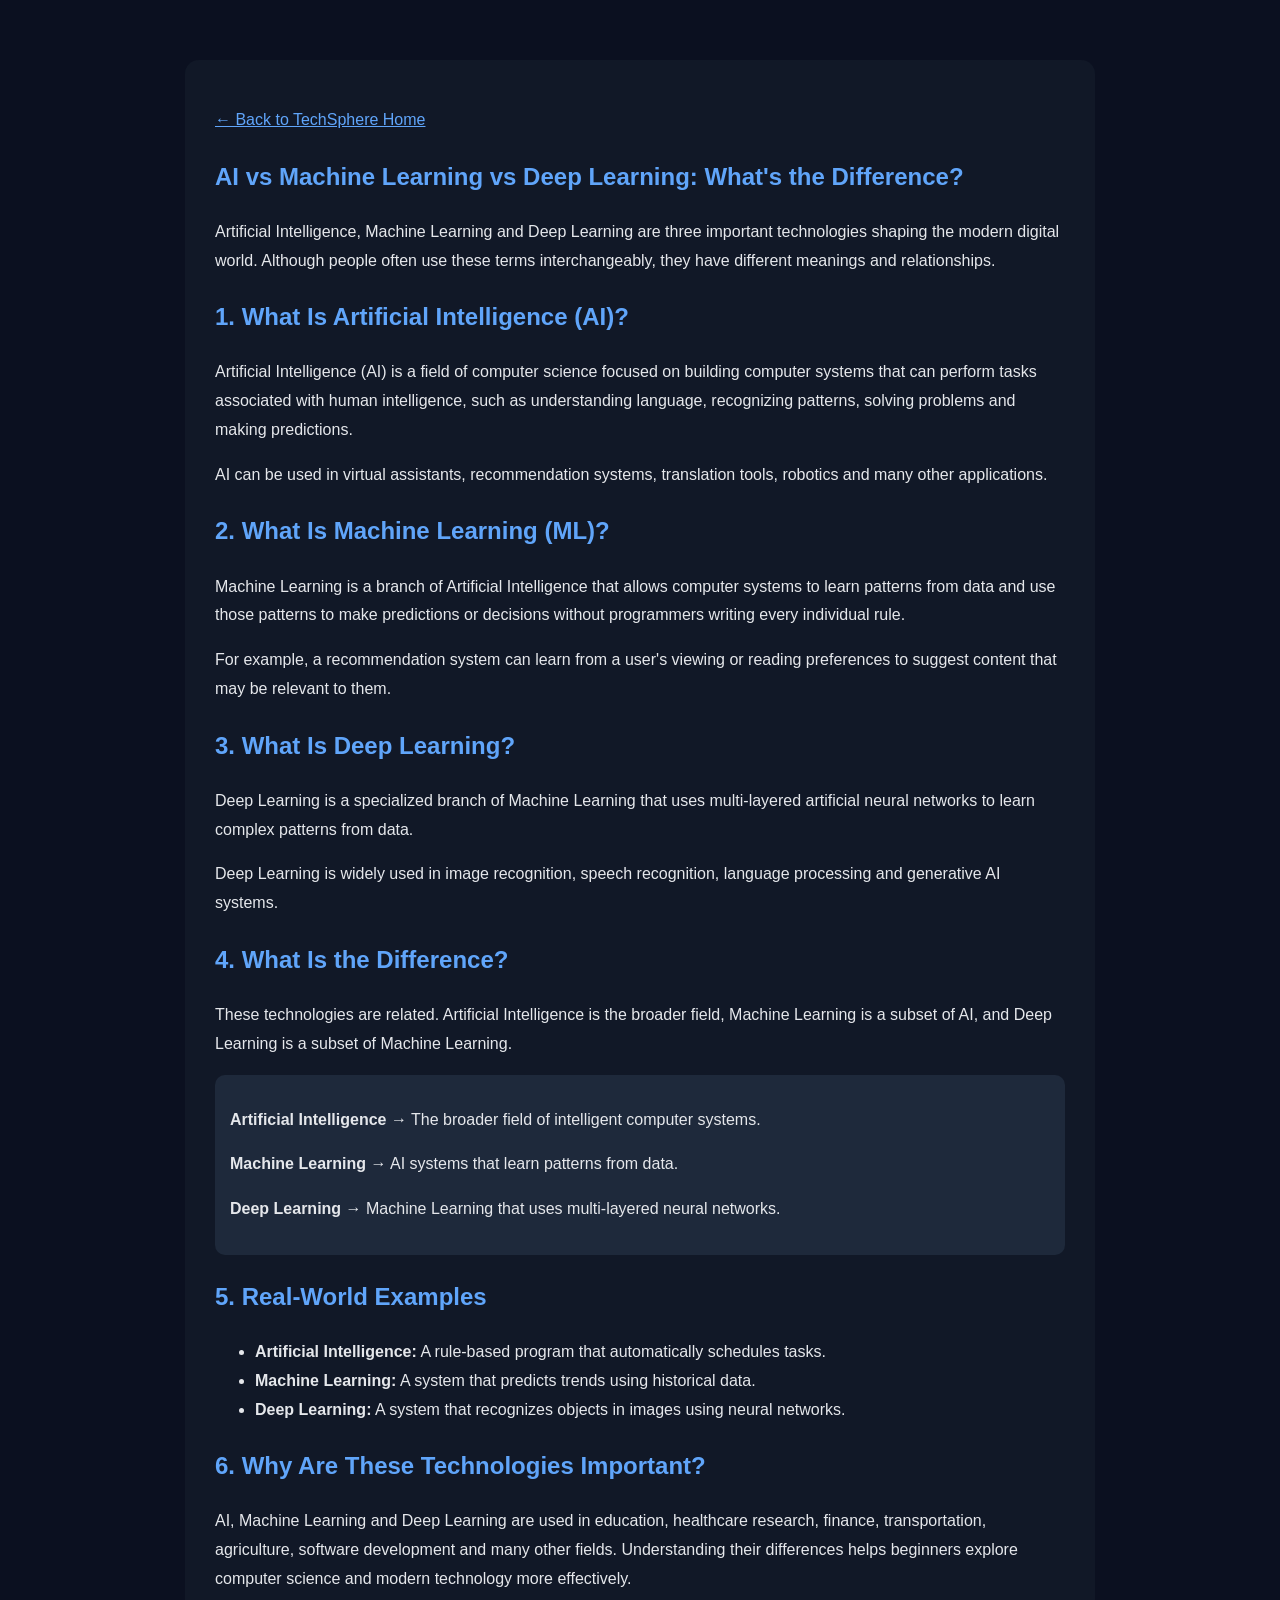
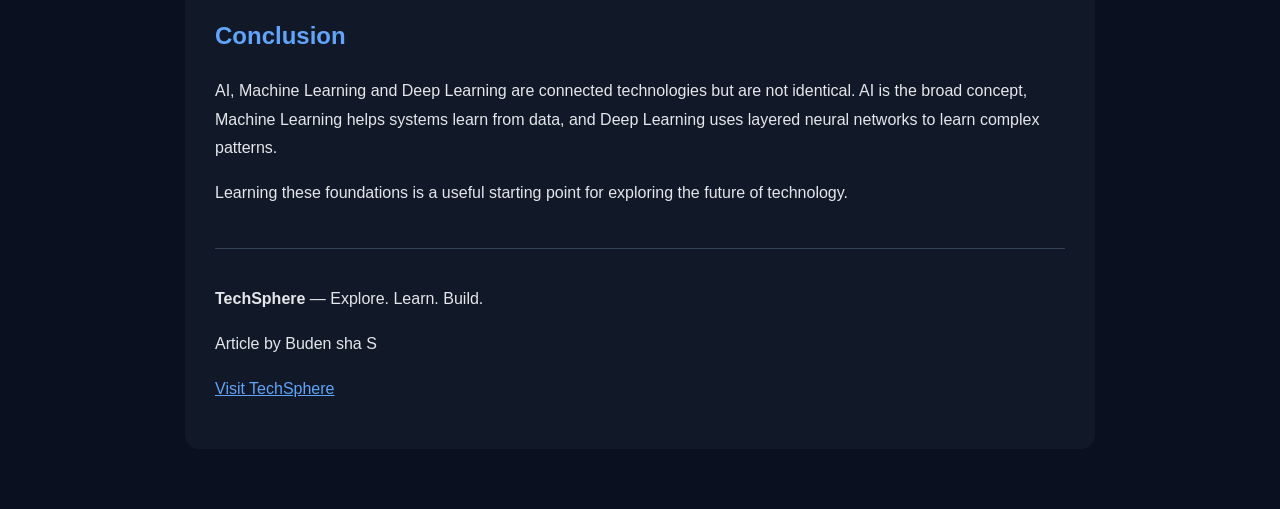
<file: ai-vs-machine-learning-vs-deep-learning.html>
<!DOCTYPE html>
<html lang="en">
<head>
  <meta charset="UTF-8">
  <meta name="viewport" content="width=device-width, initial-scale=1.0">
  <title>AI vs Machine Learning vs Deep Learning | TechSphere</title>
  <meta name="description" content="Understand the difference between Artificial Intelligence, Machine Learning and Deep Learning with simple explanations and real-world examples.">
  <meta name="author" content="Buden sha S">
  <meta name="robots" content="index, follow">
  <link rel="canonical" href="https://budenshas.github.io/TechSphere/ai-vs-machine-learning-vs-deep-learning.html">

  <style>
    body {
      font-family: Arial, sans-serif;
      background: #0b1020;
      color: #e5e7eb;
      line-height: 1.8;
      margin: 0;
      padding: 20px;
    }
    article {
      max-width: 850px;
      margin: 40px auto;
      background: #111827;
      padding: 30px;
      border-radius: 14px;
    }
    h1, h2 {
      color: #60a5fa;
    }
    a {
      color: #60a5fa;
    }
    .note {
      background: #1e293b;
      padding: 15px;
      border-radius: 10px;
    }
    footer {
      margin-top: 40px;
      border-top: 1px solid #334155;
      padding-top: 20px;
    }
  </style>
</head>
<body>

<article>
  <p><a href="index.html">← Back to TechSphere Home</a></p>

  <h1>AI vs Machine Learning vs Deep Learning: What's the Difference?</h1>

  <p>Artificial Intelligence, Machine Learning and Deep Learning are three important technologies shaping the modern digital world. Although people often use these terms interchangeably, they have different meanings and relationships.</p>

  <h2>1. What Is Artificial Intelligence (AI)?</h2>

  <p>Artificial Intelligence (AI) is a field of computer science focused on building computer systems that can perform tasks associated with human intelligence, such as understanding language, recognizing patterns, solving problems and making predictions.</p>

  <p>AI can be used in virtual assistants, recommendation systems, translation tools, robotics and many other applications.</p>

  <h2>2. What Is Machine Learning (ML)?</h2>

  <p>Machine Learning is a branch of Artificial Intelligence that allows computer systems to learn patterns from data and use those patterns to make predictions or decisions without programmers writing every individual rule.</p>

  <p>For example, a recommendation system can learn from a user's viewing or reading preferences to suggest content that may be relevant to them.</p>

  <h2>3. What Is Deep Learning?</h2>

  <p>Deep Learning is a specialized branch of Machine Learning that uses multi-layered artificial neural networks to learn complex patterns from data.</p>

  <p>Deep Learning is widely used in image recognition, speech recognition, language processing and generative AI systems.</p>

  <h2>4. What Is the Difference?</h2>

  <p>These technologies are related. Artificial Intelligence is the broader field, Machine Learning is a subset of AI, and Deep Learning is a subset of Machine Learning.</p>

  <div class="note">
    <p><strong>Artificial Intelligence</strong> → The broader field of intelligent computer systems.</p>
    <p><strong>Machine Learning</strong> → AI systems that learn patterns from data.</p>
    <p><strong>Deep Learning</strong> → Machine Learning that uses multi-layered neural networks.</p>
  </div>

  <h2>5. Real-World Examples</h2>

  <ul>
    <li><strong>Artificial Intelligence:</strong> A rule-based program that automatically schedules tasks.</li>
    <li><strong>Machine Learning:</strong> A system that predicts trends using historical data.</li>
    <li><strong>Deep Learning:</strong> A system that recognizes objects in images using neural networks.</li>
  </ul>

  <h2>6. Why Are These Technologies Important?</h2>

  <p>AI, Machine Learning and Deep Learning are used in education, healthcare research, finance, transportation, agriculture, software development and many other fields. Understanding their differences helps beginners explore computer science and modern technology more effectively.</p>

  <h2>Conclusion</h2>

  <p>AI, Machine Learning and Deep Learning are connected technologies but are not identical. AI is the broad concept, Machine Learning helps systems learn from data, and Deep Learning uses layered neural networks to learn complex patterns.</p>

  <p>Learning these foundations is a useful starting point for exploring the future of technology.</p>

  <footer>
    <p><strong>TechSphere</strong> — Explore. Learn. Build.</p>
    <p>Article by Buden sha S</p>
    <p><a href="index.html">Visit TechSphere</a></p>
  </footer>
</article>

</body>
</html>
</file>
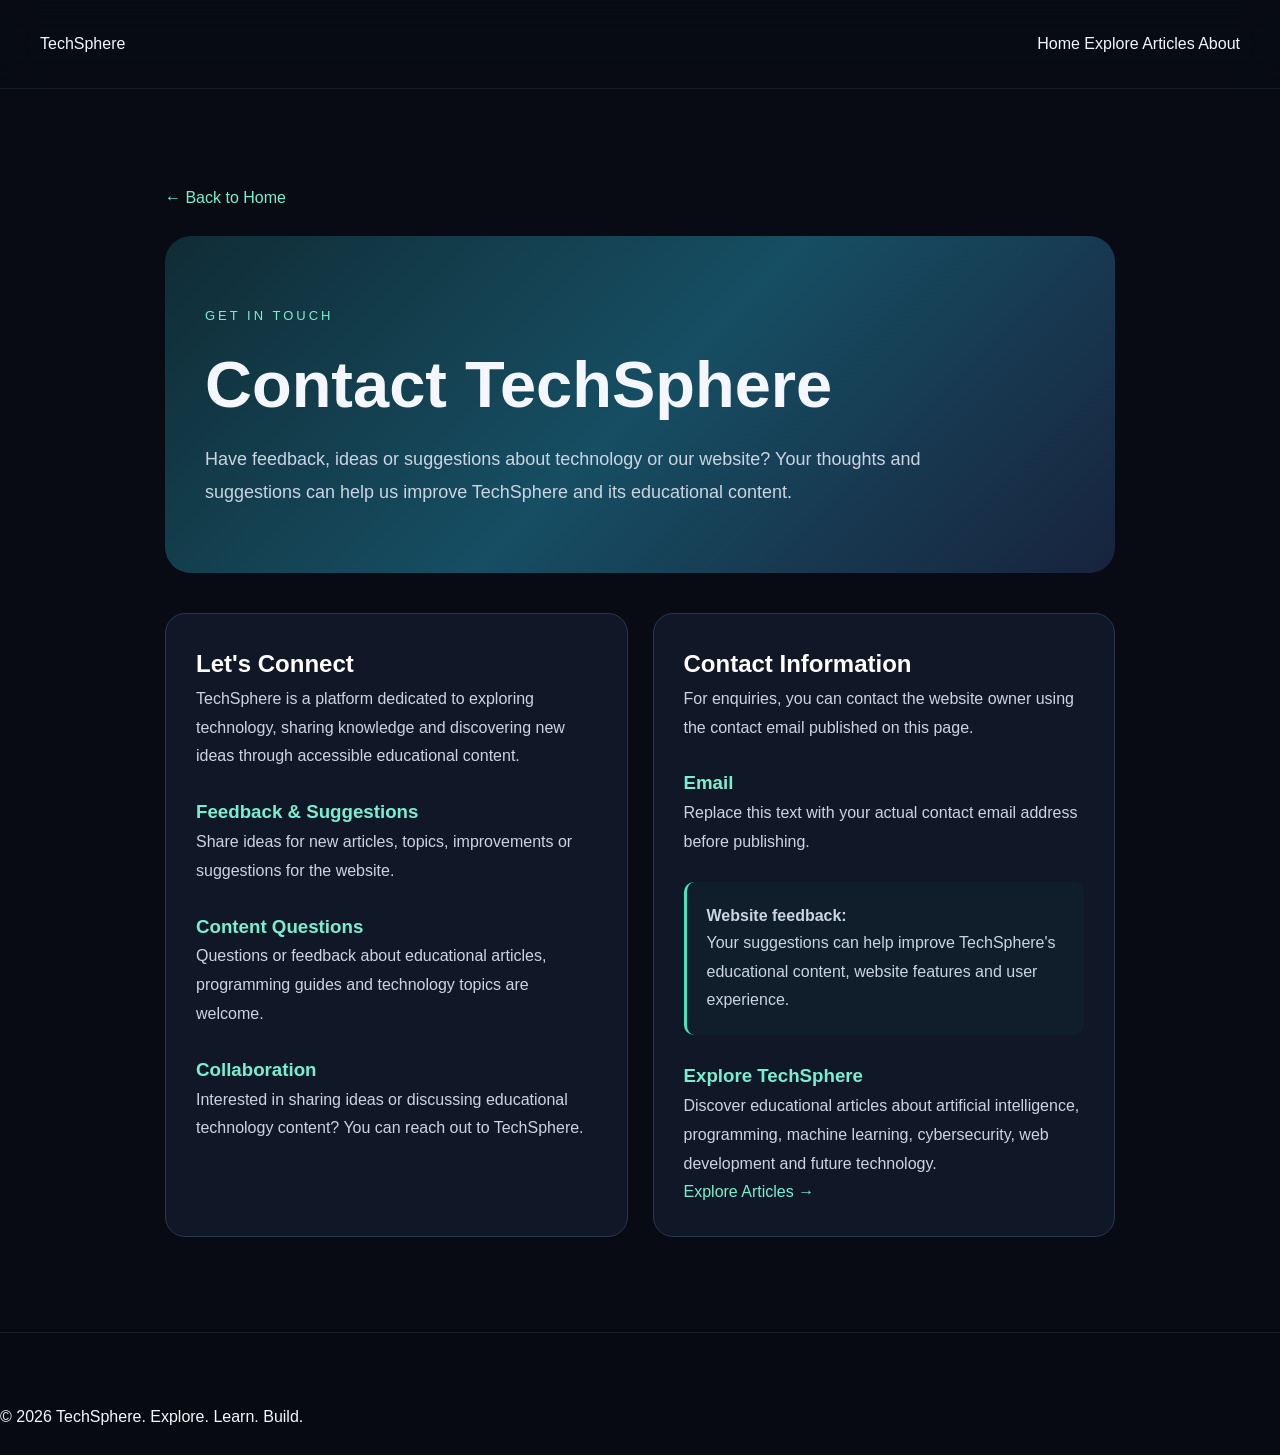
<file: contact.html>
<!DOCTYPE html>
<html lang="en">
<head>
    
<!-- Google tag (gtag.js) -->
<script async src="https://www.googletagmanager.com/gtag/js?id=G-VQDR2KQS33"></script>
<script>
  window.dataLayer = window.dataLayer || [];
  function gtag(){dataLayer.push(arguments);}
  gtag('js', new Date());
  gtag('config', 'G-VQDR2KQS33');
</script>

    <meta charset="UTF-8">
    <meta name="viewport" content="width=device-width, initial-scale=1.0">

    <!-- SEO -->
    <title>Contact TechSphere | Feedback & Technology Enquiries</title>
    <meta name="description" content="Contact TechSphere with feedback, suggestions, article ideas and questions about technology, programming, artificial intelligence and educational content.">
    <meta name="robots" content="index, follow">
    <meta name="author" content="TechSphere">
    <meta name="theme-color" content="#0b1120">

    <!-- Canonical -->
    <link rel="canonical" href="https://budenshas.github.io/TechSphere/contact.html">

    <!-- Open Graph -->
    <meta property="og:type" content="website">
    <meta property="og:title" content="Contact TechSphere | Explore. Learn. Build.">
    <meta property="og:description" content="Share feedback, suggestions, article ideas and questions with TechSphere.">
    <meta property="og:url" content="https://budenshas.github.io/TechSphere/contact.html">
    <meta property="og:site_name" content="TechSphere">

    <!-- Twitter -->
    <meta name="twitter:card" content="summary">
    <meta name="twitter:title" content="Contact TechSphere">
    <meta name="twitter:description" content="Get in touch with TechSphere to share feedback, suggestions and technology ideas.">

    <!-- Structured Data -->
    <script type="application/ld+json">
    {
        "@context": "https://schema.org",
        "@type": "ContactPage",
        "name": "Contact TechSphere",
        "description": "Contact TechSphere for feedback, suggestions and questions about educational technology content.",
        "url": "https://budenshas.github.io/TechSphere/contact.html",
        "isPartOf": {
            "@type": "WebSite",
            "name": "TechSphere",
            "url": "https://budenshas.github.io/TechSphere/"
        }
    }
    </script>

    <link rel="stylesheet" href="style.css">

    <style>
        .contact-page {
            max-width: 1000px;
            margin: 70px auto;
            padding: 25px;
        }

        .contact-hero {
            padding: 65px 40px;
            border-radius: 26px;
            background: linear-gradient(135deg,#102c35,#164e63,#18233d);
            margin-bottom: 40px;
        }

        .contact-tag {
            color: #78f0d0;
            letter-spacing: 3px;
            text-transform: uppercase;
            font-size: 13px;
        }

        .contact-hero h1 {
            font-size: clamp(38px,6vw,65px);
            margin: 20px 0;
            line-height: 1.15;
        }

        .contact-hero p {
            color: #cbd5e1;
            font-size: 18px;
            line-height: 1.8;
            max-width: 750px;
        }

        .contact-grid {
            display: grid;
            grid-template-columns: 1fr 1fr;
            gap: 25px;
        }

        .contact-card {
            background: #101827;
            border: 1px solid #26364c;
            padding: 30px;
            border-radius: 20px;
        }

        .contact-card h2 {
            color: #fff;
            margin-top: 0;
        }

        .contact-card p {
            color: #cbd5e1;
            line-height: 1.8;
        }

        .contact-info {
            margin-top: 25px;
        }

        .contact-info h3 {
            color: #78f0d0;
        }

        .contact-back {
            display: inline-block;
            margin-bottom: 25px;
            color: #78f0d0;
            text-decoration: none;
        }

        .contact-back:hover {
            text-decoration: underline;
        }

        .contact-note {
            border-left: 3px solid #49e3bc;
            background: #101d2a;
            border-radius: 10px;
            padding: 20px;
            margin-top: 25px;
            color: #cbd5e1;
        }

        .contact-card a {
            color: #78f0d0;
        }

        @media(max-width:700px) {
            .contact-grid {
                grid-template-columns: 1fr;
            }

            .contact-page {
                margin: 30px auto;
                padding: 15px;
            }

            .contact-hero {
                padding: 40px 22px;
            }

            .contact-hero p {
                font-size: 16px;
            }
        }
    </style>
</head>

<body>

<header class="navbar">
    <div class="container nav-container">
        <a href="index.html" class="logo">T<span>echSphere</span></a>

        <nav aria-label="Main navigation">
            <a href="index.html">Home</a>
            <a href="index.html#topics">Explore</a>
            <a href="index.html#articles">Articles</a>
            <a href="about.html">About</a>
        </nav>
    </div>
</header>

<main class="contact-page">

    <a href="index.html" class="contact-back">← Back to Home</a>

    <section class="contact-hero">
        <span class="contact-tag">Get in Touch</span>

        <h1>Contact TechSphere</h1>

        <p>
            Have feedback, ideas or suggestions about technology or our website?
            Your thoughts and suggestions can help us improve TechSphere
            and its educational content.
        </p>
    </section>

    <section class="contact-grid">

        <article class="contact-card">
            <h2>Let's Connect</h2>

            <p>
                TechSphere is a platform dedicated to exploring technology,
                sharing knowledge and discovering new ideas through
                accessible educational content.
            </p>

            <div class="contact-info">
                <h3>Feedback & Suggestions</h3>

                <p>
                    Share ideas for new articles, topics, improvements
                    or suggestions for the website.
                </p>
            </div>

            <div class="contact-info">
                <h3>Content Questions</h3>

                <p>
                    Questions or feedback about educational articles,
                    programming guides and technology topics are welcome.
                </p>
            </div>

            <div class="contact-info">
                <h3>Collaboration</h3>

                <p>
                    Interested in sharing ideas or discussing educational
                    technology content? You can reach out to TechSphere.
                </p>
            </div>
        </article>

        <article class="contact-card">
            <h2>Contact Information</h2>

            <p>
                For enquiries, you can contact the website owner
                using the contact email published on this page.
            </p>

            <div class="contact-info">
                <h3>Email</h3>

                <p>
                    Replace this text with your actual contact email
                    address before publishing.
                </p>
            </div>

            <div class="contact-note">
                <strong>Website feedback:</strong>

                <p>
                    Your suggestions can help improve TechSphere's
                    educational content, website features and user experience.
                </p>
            </div>

            <div class="contact-info">
                <h3>Explore TechSphere</h3>

                <p>
                    Discover educational articles about artificial
                    intelligence, programming, machine learning,
                    cybersecurity, web development and future technology.
                </p>

                <a href="index.html#articles">
                    Explore Articles →
                </a>
            </div>
        </article>

    </section>

</main>

<footer class="footer">
    <div class="container">
        <p>© <span id="year"></span> TechSphere. Explore. Learn. Build.</p>
    </div>
</footer>

<script src="script.js"></script>

</body>
</html>
</file>
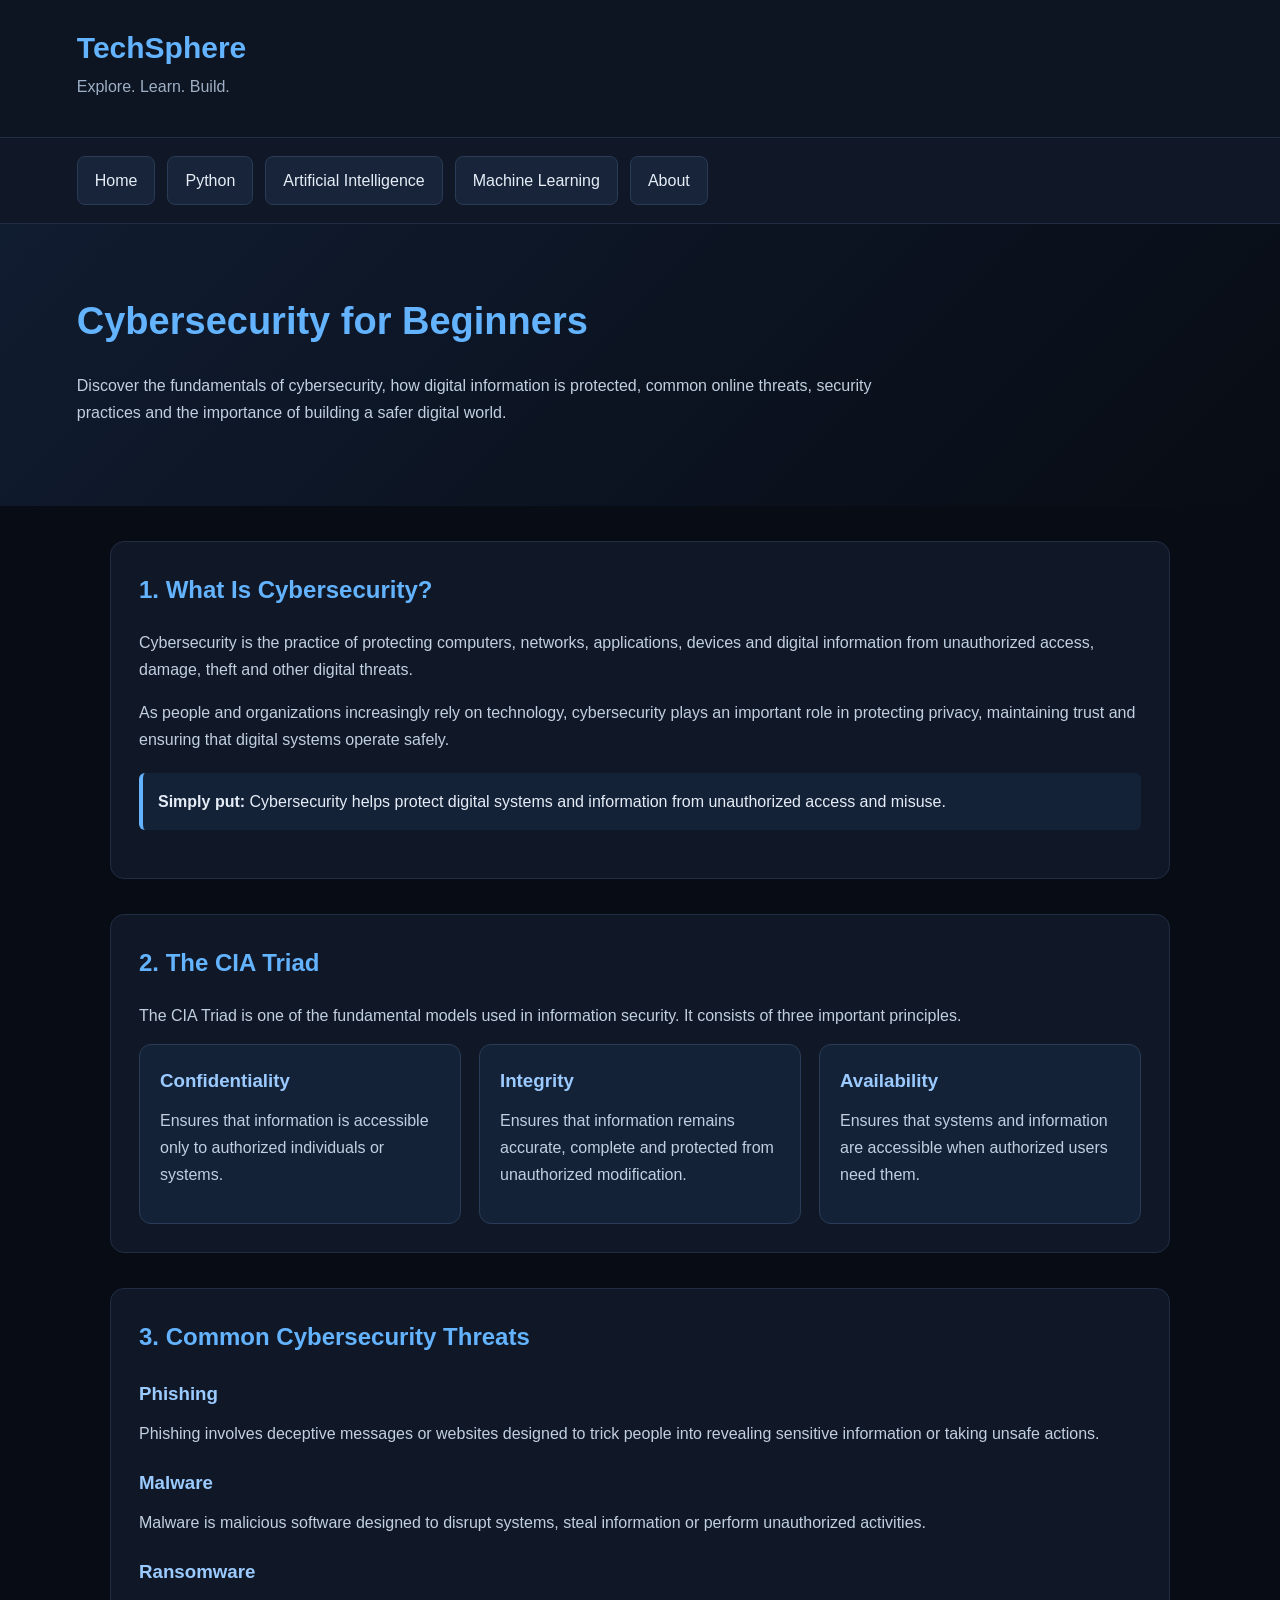
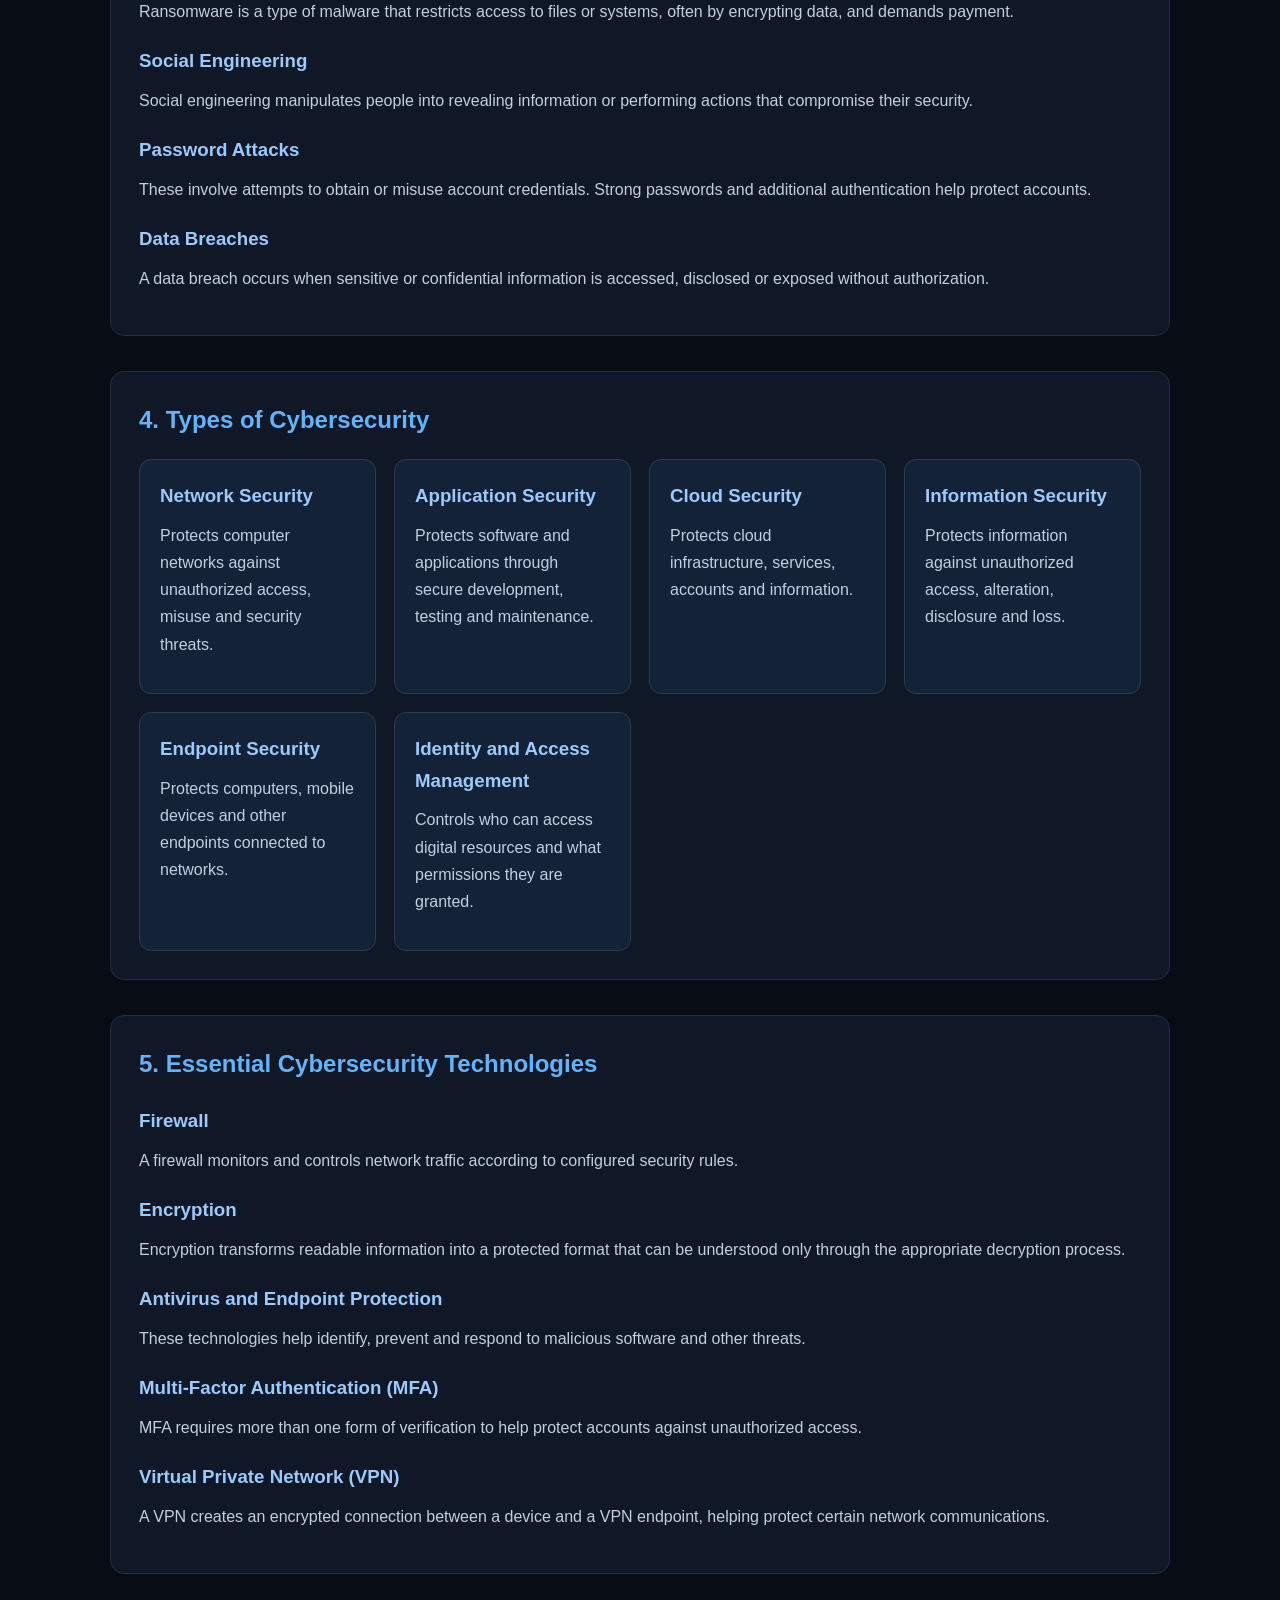
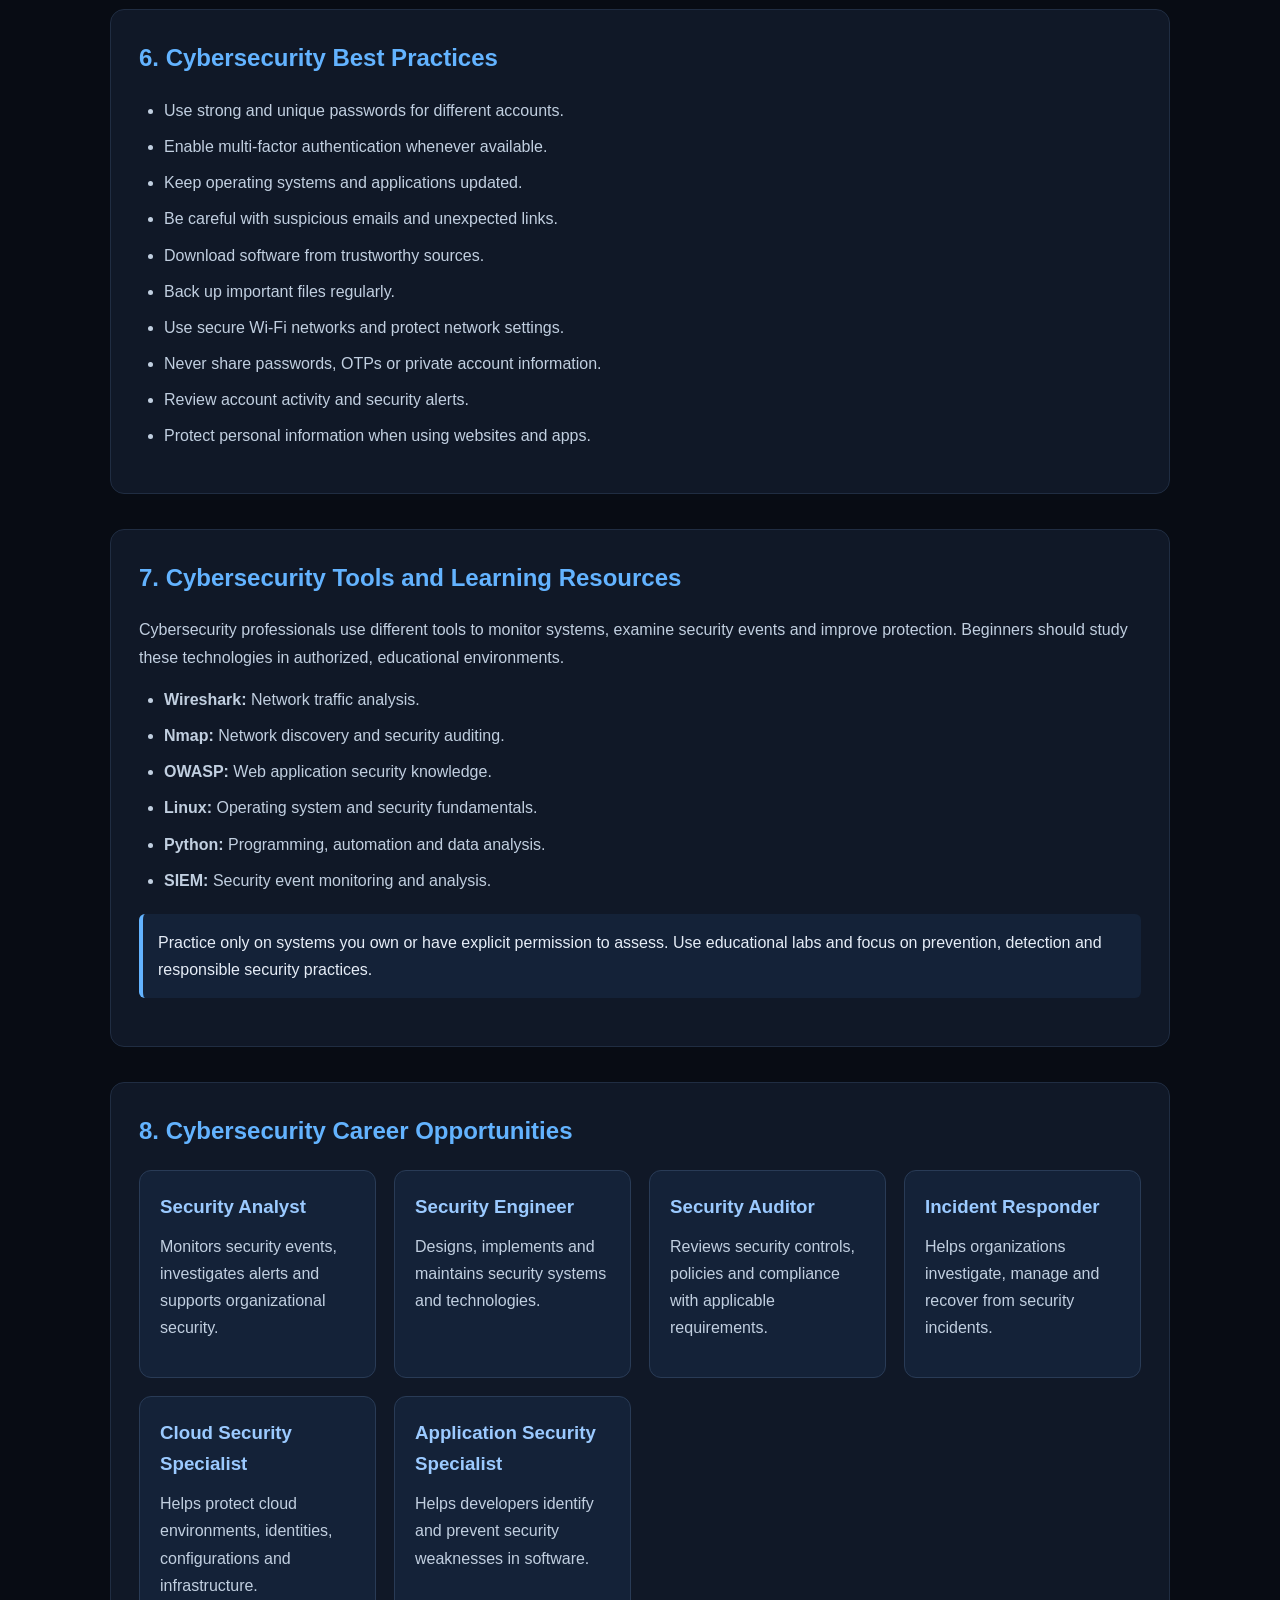
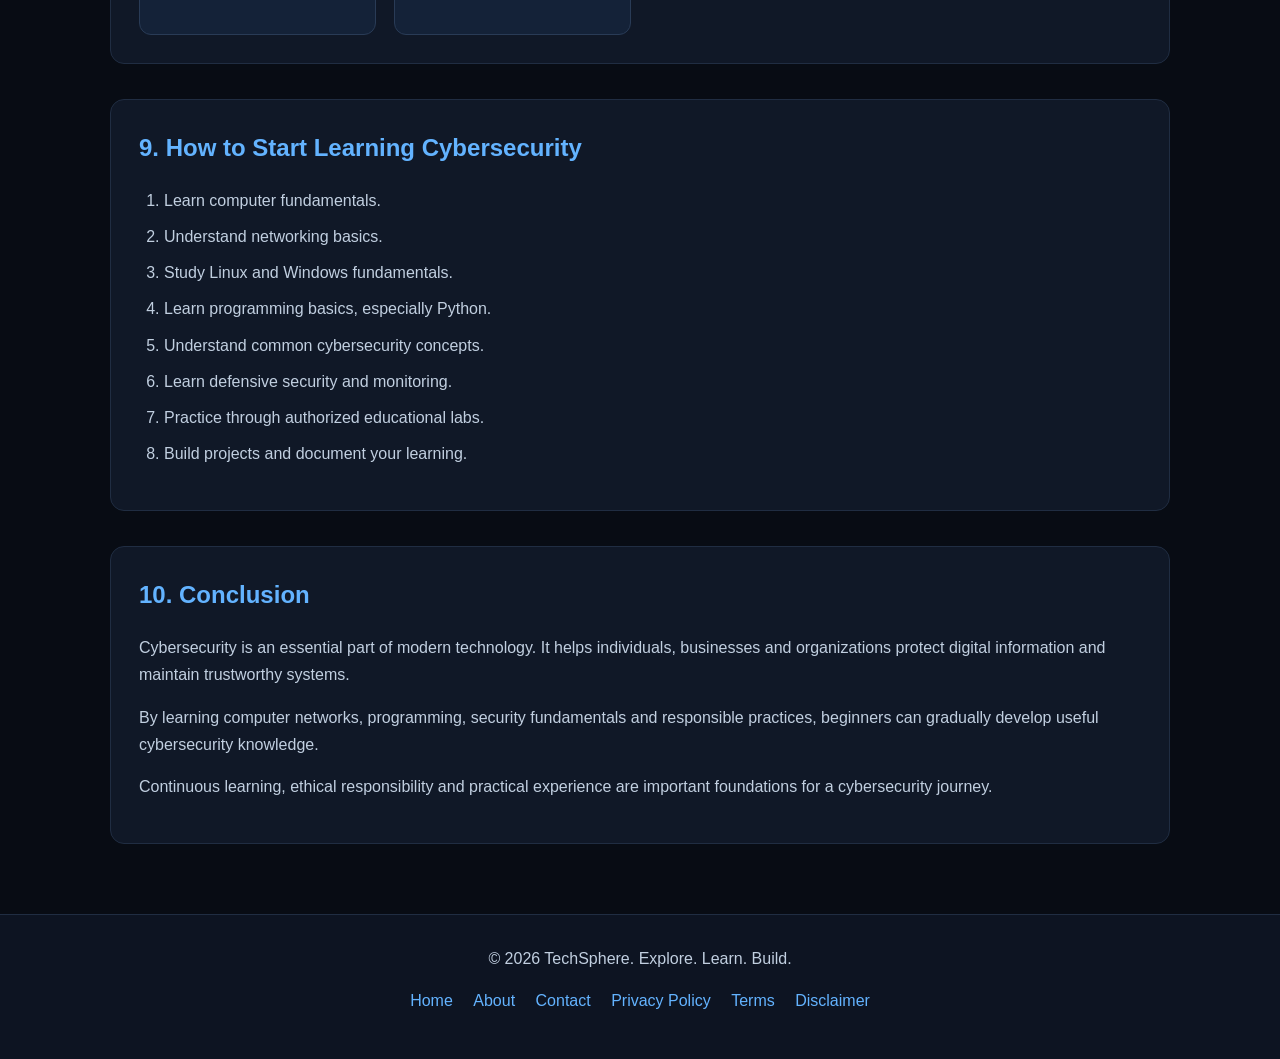
<file: cybersecurity-for-beginners.html>
<!DOCTYPE html>
<html lang="en">
<head>
    
<!-- Google tag (gtag.js) -->
<script async src="https://www.googletagmanager.com/gtag/js?id=G-VQDR2KQS33"></script>
<script>
  window.dataLayer = window.dataLayer || [];
  function gtag(){dataLayer.push(arguments);}
  gtag('js', new Date());
  gtag('config', 'G-VQDR2KQS33');
</script>

    <meta charset="UTF-8">
    <meta name="viewport" content="width=device-width, initial-scale=1.0">

    <title>Cybersecurity for Beginners | TechSphere</title>
    <meta name="description" content="Learn cybersecurity fundamentals, online safety, network security, encryption, threats, security best practices and career paths with TechSphere.">
    <meta name="keywords" content="cybersecurity for beginners, cyber security basics, network security, information security, online safety">
    <meta name="author" content="TechSphere">
    <meta name="robots" content="index, follow">

    <link rel="canonical" href="https://budenshas.github.io/TechSphere/cybersecurity-for-beginners.html">

    <style>
        * {
            margin: 0;
            padding: 0;
            box-sizing: border-box;
        }

        body {
            background: #080c14;
            color: #e6edf7;
            font-family: Arial, Helvetica, sans-serif;
            line-height: 1.7;
        }

        header {
            background: #0d1422;
            padding: 22px 6%;
            border-bottom: 1px solid #202d42;
        }

        header h1 {
            color: #63b3ff;
            font-size: 30px;
        }

        header p {
            color: #9eafc5;
        }

        nav {
            display: flex;
            flex-wrap: wrap;
            gap: 12px;
            padding: 18px 6%;
            background: #101827;
            border-bottom: 1px solid #202d42;
        }

        nav a {
            display: inline-block;
            text-decoration: none;
            color: #e6edf7;
            background: #182439;
            padding: 10px 17px;
            border-radius: 8px;
            border: 1px solid #293b56;
            transition: 0.25s;
        }

        nav a:hover {
            background: #1676d2;
            color: white;
            transform: translateY(-2px);
        }

        .hero {
            padding: 65px 6%;
            background: linear-gradient(135deg, #101c30, #080c14);
        }

        .hero h2 {
            font-size: 38px;
            color: #63b3ff;
            margin-bottom: 18px;
        }

        .hero p {
            max-width: 850px;
            color: #c1cfe0;
        }

        .container {
            max-width: 1100px;
            margin: auto;
            padding: 35px 20px;
        }

        section {
            margin-bottom: 35px;
            background: #101827;
            border: 1px solid #202d42;
            border-radius: 14px;
            padding: 28px;
        }

        section h2 {
            color: #63b3ff;
            margin-bottom: 18px;
        }

        h3 {
            color: #9bcaff;
            margin: 20px 0 10px;
        }

        p {
            margin-bottom: 15px;
            color: #c1cfe0;
        }

        ul, ol {
            padding-left: 25px;
            margin-bottom: 15px;
            color: #c1cfe0;
        }

        li {
            margin-bottom: 9px;
        }

        .highlight {
            border-left: 4px solid #63b3ff;
            padding: 15px;
            background: #142238;
            border-radius: 6px;
            margin: 20px 0;
        }

        .cards {
            display: grid;
            grid-template-columns: repeat(auto-fit, minmax(220px, 1fr));
            gap: 18px;
        }

        .card {
            background: #142238;
            padding: 20px;
            border: 1px solid #293b56;
            border-radius: 12px;
        }

        .card h3 {
            margin-top: 0;
        }

        a.inline-link {
            color: #63b3ff;
        }

        footer {
            background: #0d1422;
            text-align: center;
            padding: 30px 15px;
            border-top: 1px solid #202d42;
            color: #9eafc5;
        }

        footer a {
            color: #63b3ff;
            text-decoration: none;
            margin: 0 8px;
        }

        @media (max-width: 600px) {
            header h1 {
                font-size: 25px;
            }

            .hero h2 {
                font-size: 29px;
            }

            nav {
                gap: 8px;
            }

            nav a {
                padding: 9px 12px;
                font-size: 14px;
            }

            section {
                padding: 20px;
            }
        }
    </style>
</head>

<body>

<header>
    <h1>TechSphere</h1>
    <p>Explore. Learn. Build.</p>
</header>

<nav>
    <a href="https://budenshas.github.io/TechSphere/index.html">Home</a>
    <a href="https://budenshas.github.io/TechSphere/python.html">Python</a>
    <a href="https://budenshas.github.io/TechSphere/what-is-ai.html">Artificial Intelligence</a>
    <a href="https://budenshas.github.io/TechSphere/machine-learning.html">Machine Learning</a>
    <a href="https://budenshas.github.io/TechSphere/about.html">About</a>
</nav>

<div class="hero">
    <h2>Cybersecurity for Beginners</h2>
    <p>
        Discover the fundamentals of cybersecurity, how digital information
        is protected, common online threats, security practices and the
        importance of building a safer digital world.
    </p>
</div>

<main class="container">

    <section>
        <h2>1. What Is Cybersecurity?</h2>

        <p>
            Cybersecurity is the practice of protecting computers, networks,
            applications, devices and digital information from unauthorized
            access, damage, theft and other digital threats.
        </p>

        <p>
            As people and organizations increasingly rely on technology,
            cybersecurity plays an important role in protecting privacy,
            maintaining trust and ensuring that digital systems operate safely.
        </p>

        <div class="highlight">
            <strong>Simply put:</strong>
            Cybersecurity helps protect digital systems and information
            from unauthorized access and misuse.
        </div>
    </section>

    <section>
        <h2>2. The CIA Triad</h2>

        <p>
            The CIA Triad is one of the fundamental models used in information
            security. It consists of three important principles.
        </p>

        <div class="cards">

            <div class="card">
                <h3>Confidentiality</h3>
                <p>
                    Ensures that information is accessible only to authorized
                    individuals or systems.
                </p>
            </div>

            <div class="card">
                <h3>Integrity</h3>
                <p>
                    Ensures that information remains accurate, complete and
                    protected from unauthorized modification.
                </p>
            </div>

            <div class="card">
                <h3>Availability</h3>
                <p>
                    Ensures that systems and information are accessible
                    when authorized users need them.
                </p>
            </div>

        </div>
    </section>

    <section>
        <h2>3. Common Cybersecurity Threats</h2>

        <h3>Phishing</h3>
        <p>
            Phishing involves deceptive messages or websites designed to
            trick people into revealing sensitive information or taking
            unsafe actions.
        </p>

        <h3>Malware</h3>
        <p>
            Malware is malicious software designed to disrupt systems,
            steal information or perform unauthorized activities.
        </p>

        <h3>Ransomware</h3>
        <p>
            Ransomware is a type of malware that restricts access to files
            or systems, often by encrypting data, and demands payment.
        </p>

        <h3>Social Engineering</h3>
        <p>
            Social engineering manipulates people into revealing information
            or performing actions that compromise their security.
        </p>

        <h3>Password Attacks</h3>
        <p>
            These involve attempts to obtain or misuse account credentials.
            Strong passwords and additional authentication help protect accounts.
        </p>

        <h3>Data Breaches</h3>
        <p>
            A data breach occurs when sensitive or confidential information
            is accessed, disclosed or exposed without authorization.
        </p>
    </section>

    <section>
        <h2>4. Types of Cybersecurity</h2>

        <div class="cards">

            <div class="card">
                <h3>Network Security</h3>
                <p>
                    Protects computer networks against unauthorized access,
                    misuse and security threats.
                </p>
            </div>

            <div class="card">
                <h3>Application Security</h3>
                <p>
                    Protects software and applications through secure
                    development, testing and maintenance.
                </p>
            </div>

            <div class="card">
                <h3>Cloud Security</h3>
                <p>
                    Protects cloud infrastructure, services, accounts
                    and information.
                </p>
            </div>

            <div class="card">
                <h3>Information Security</h3>
                <p>
                    Protects information against unauthorized access,
                    alteration, disclosure and loss.
                </p>
            </div>

            <div class="card">
                <h3>Endpoint Security</h3>
                <p>
                    Protects computers, mobile devices and other
                    endpoints connected to networks.
                </p>
            </div>

            <div class="card">
                <h3>Identity and Access Management</h3>
                <p>
                    Controls who can access digital resources and
                    what permissions they are granted.
                </p>
            </div>

        </div>
    </section>

    <section>
        <h2>5. Essential Cybersecurity Technologies</h2>

        <h3>Firewall</h3>
        <p>
            A firewall monitors and controls network traffic according
            to configured security rules.
        </p>

        <h3>Encryption</h3>
        <p>
            Encryption transforms readable information into a protected
            format that can be understood only through the appropriate
            decryption process.
        </p>

        <h3>Antivirus and Endpoint Protection</h3>
        <p>
            These technologies help identify, prevent and respond to
            malicious software and other threats.
        </p>

        <h3>Multi-Factor Authentication (MFA)</h3>
        <p>
            MFA requires more than one form of verification to help
            protect accounts against unauthorized access.
        </p>

        <h3>Virtual Private Network (VPN)</h3>
        <p>
            A VPN creates an encrypted connection between a device
            and a VPN endpoint, helping protect certain network
            communications.
        </p>
    </section>

    <section>
        <h2>6. Cybersecurity Best Practices</h2>

        <ul>
            <li>Use strong and unique passwords for different accounts.</li>
            <li>Enable multi-factor authentication whenever available.</li>
            <li>Keep operating systems and applications updated.</li>
            <li>Be careful with suspicious emails and unexpected links.</li>
            <li>Download software from trustworthy sources.</li>
            <li>Back up important files regularly.</li>
            <li>Use secure Wi-Fi networks and protect network settings.</li>
            <li>Never share passwords, OTPs or private account information.</li>
            <li>Review account activity and security alerts.</li>
            <li>Protect personal information when using websites and apps.</li>
        </ul>
    </section>

    <section>
        <h2>7. Cybersecurity Tools and Learning Resources</h2>

        <p>
            Cybersecurity professionals use different tools to monitor
            systems, examine security events and improve protection.
            Beginners should study these technologies in authorized,
            educational environments.
        </p>

        <ul>
            <li><strong>Wireshark:</strong> Network traffic analysis.</li>
            <li><strong>Nmap:</strong> Network discovery and security auditing.</li>
            <li><strong>OWASP:</strong> Web application security knowledge.</li>
            <li><strong>Linux:</strong> Operating system and security fundamentals.</li>
            <li><strong>Python:</strong> Programming, automation and data analysis.</li>
            <li><strong>SIEM:</strong> Security event monitoring and analysis.</li>
        </ul>

        <div class="highlight">
            Practice only on systems you own or have explicit permission
            to assess. Use educational labs and focus on prevention,
            detection and responsible security practices.
        </div>
    </section>

    <section>
        <h2>8. Cybersecurity Career Opportunities</h2>

        <div class="cards">

            <div class="card">
                <h3>Security Analyst</h3>
                <p>
                    Monitors security events, investigates alerts
                    and supports organizational security.
                </p>
            </div>

            <div class="card">
                <h3>Security Engineer</h3>
                <p>
                    Designs, implements and maintains security
                    systems and technologies.
                </p>
            </div>

            <div class="card">
                <h3>Security Auditor</h3>
                <p>
                    Reviews security controls, policies and compliance
                    with applicable requirements.
                </p>
            </div>

            <div class="card">
                <h3>Incident Responder</h3>
                <p>
                    Helps organizations investigate, manage and
                    recover from security incidents.
                </p>
            </div>

            <div class="card">
                <h3>Cloud Security Specialist</h3>
                <p>
                    Helps protect cloud environments, identities,
                    configurations and infrastructure.
                </p>
            </div>

            <div class="card">
                <h3>Application Security Specialist</h3>
                <p>
                    Helps developers identify and prevent security
                    weaknesses in software.
                </p>
            </div>

        </div>
    </section>

    <section>
        <h2>9. How to Start Learning Cybersecurity</h2>

        <ol>
            <li>Learn computer fundamentals.</li>
            <li>Understand networking basics.</li>
            <li>Study Linux and Windows fundamentals.</li>
            <li>Learn programming basics, especially Python.</li>
            <li>Understand common cybersecurity concepts.</li>
            <li>Learn defensive security and monitoring.</li>
            <li>Practice through authorized educational labs.</li>
            <li>Build projects and document your learning.</li>
        </ol>
    </section>

    <section>
        <h2>10. Conclusion</h2>

        <p>
            Cybersecurity is an essential part of modern technology.
            It helps individuals, businesses and organizations
            protect digital information and maintain trustworthy systems.
        </p>

        <p>
            By learning computer networks, programming, security
            fundamentals and responsible practices, beginners can
            gradually develop useful cybersecurity knowledge.
        </p>

        <p>
            Continuous learning, ethical responsibility and practical
            experience are important foundations for a cybersecurity journey.
        </p>
    </section>

</main>

<footer>
    <p>&copy; 2026 TechSphere. Explore. Learn. Build.</p>

    <p>
        <a href="https://budenshas.github.io/TechSphere/index.html">Home</a>
        <a href="https://budenshas.github.io/TechSphere/about.html">About</a>
        <a href="https://budenshas.github.io/TechSphere/contact.html">Contact</a>
        <a href="https://budenshas.github.io/TechSphere/privacy-policy.html">Privacy Policy</a>
        <a href="https://budenshas.github.io/TechSphere/terms.html">Terms</a>
        <a href="https://budenshas.github.io/TechSphere/disclaimer.html">Disclaimer</a>
    </p>
</footer>

</body>
</html>
</file>
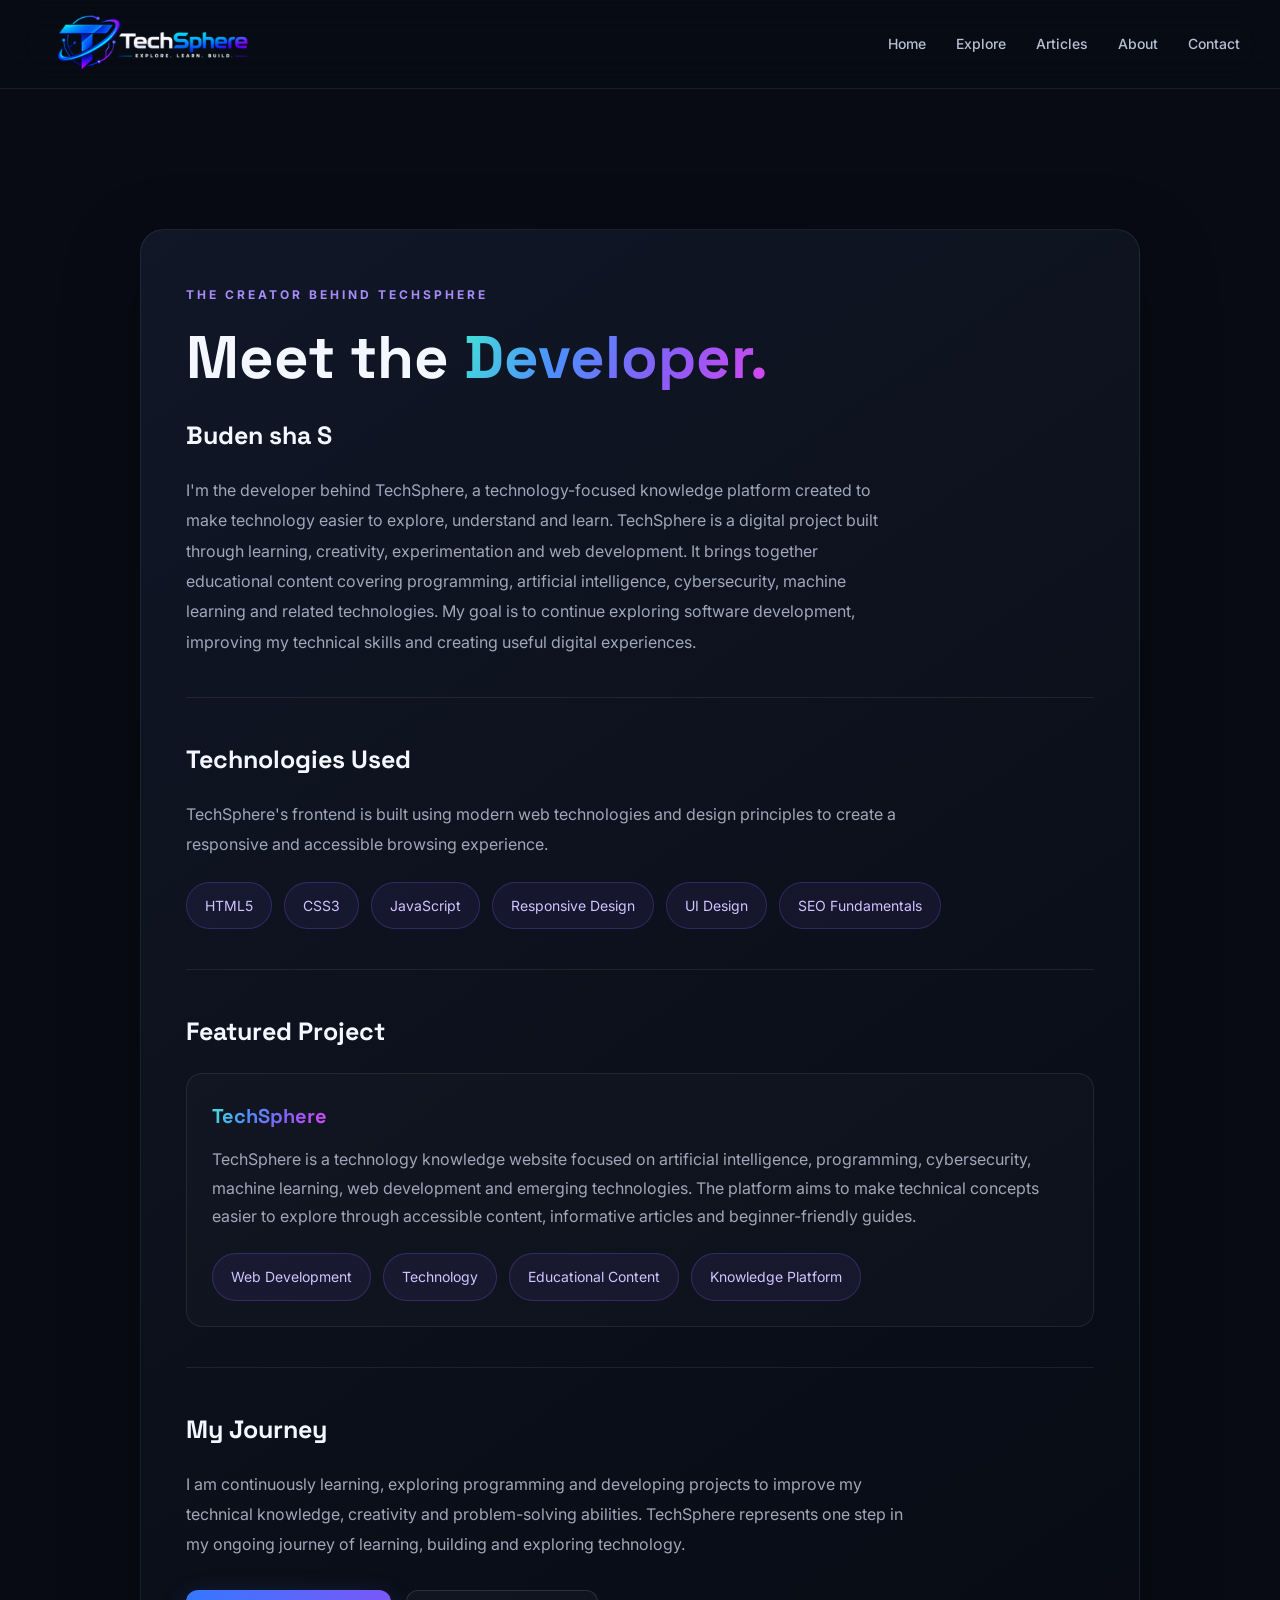
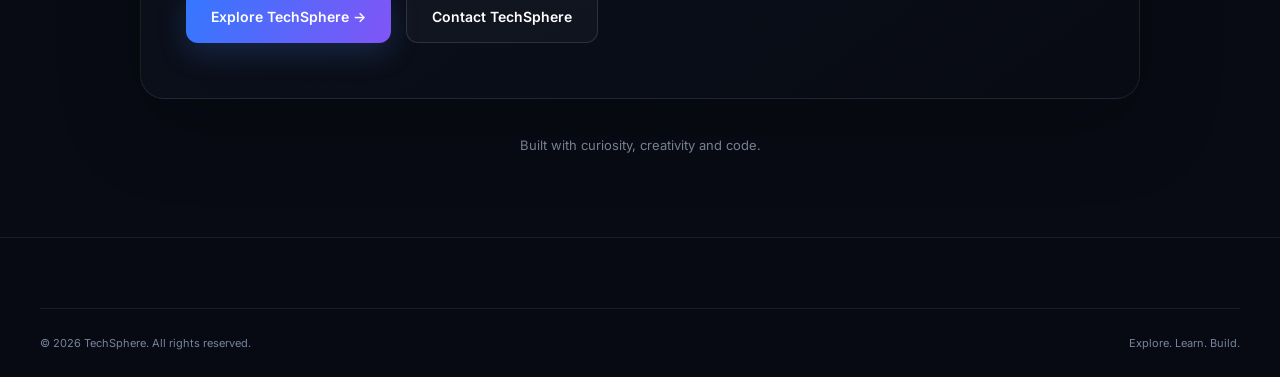
<file: developer.html>
<!DOCTYPE html>
<html lang="en">
<head>
    <meta charset="UTF-8">
    <meta name="viewport" content="width=device-width, initial-scale=1.0">

    <!-- SEO -->
    <title>Developer | TechSphere - Buden sha S</title>
    <meta name="description" content="Discover the developer behind TechSphere, a technology learning platform exploring programming, artificial intelligence, cybersecurity and web development.">
    <meta name="keywords" content="TechSphere developer, Buden sha S, TechSphere creator, web developer, technology website, programming, AI learning platform">
    <meta name="author" content="Buden sha S">
    <meta name="robots" content="index, follow">
    <meta name="theme-color" content="#080b14">

    <!-- Canonical -->
    <link rel="canonical" href="https://budenshas.github.io/TechSphere/developer.html">

    <!-- Favicon -->
    <link rel="icon" href="logo.png" type="image/png">

    <!-- Open Graph -->
    <meta property="og:type" content="profile">
    <meta property="og:title" content="Developer | TechSphere">
    <meta property="og:description" content="Meet the creator behind TechSphere, a technology learning and knowledge platform.">
    <meta property="og:url" content="https://budenshas.github.io/TechSphere/developer.html">
    <meta property="og:site_name" content="TechSphere">
    <meta property="og:image" content="https://budenshas.github.io/TechSphere/logo.png">

    <!-- Twitter -->
    <meta name="twitter:card" content="summary">
    <meta name="twitter:title" content="Developer | TechSphere">
    <meta name="twitter:description" content="Discover the developer behind TechSphere and the vision behind this technology learning platform.">
    <meta name="twitter:image" content="https://budenshas.github.io/TechSphere/logo.png">

    <!-- Structured Data -->
    <script type="application/ld+json">
    {
        "@context": "https://schema.org",
        "@type": "ProfilePage",
        "name": "Developer | TechSphere",
        "url": "https://budenshas.github.io/TechSphere/developer.html",
        "description": "Developer profile and information about the creator of TechSphere.",
        "mainEntity": {
            "@type": "Person",
            "name": "Buden sha S",
            "url": "https://budenshas.github.io/TechSphere/developer.html",
            "description": "Creator and developer of TechSphere, a technology learning platform.",
            "knowsAbout": [
                "HTML5",
                "CSS3",
                "JavaScript",
                "Web Development",
                "SEO"
            ]
        },
        "isPartOf": {
            "@type": "WebSite",
            "name": "TechSphere",
            "url": "https://budenshas.github.io/TechSphere/"
        }
    }
    </script>

    <!-- Stylesheets -->
    <link rel="stylesheet" href="style.css">

    <link rel="preconnect" href="https://fonts.googleapis.com">
    <link rel="preconnect" href="https://fonts.gstatic.com" crossorigin>
    <link href="https://fonts.googleapis.com/css2?family=Inter:wght@400;500;600;700;800&family=Space+Grotesk:wght@400;500;600;700&display=swap" rel="stylesheet">

    <style>
        .developer-page {
            min-height: 85vh;
            padding: 140px 20px 80px;
        }

        .developer-container {
            max-width: 1000px;
            margin: auto;
        }

        .developer-card {
            padding: 55px 45px;
            border: 1px solid rgba(255,255,255,0.08);
            border-radius: 24px;
            background: linear-gradient(
                145deg,
                rgba(17,24,39,0.95),
                rgba(8,11,20,0.98)
            );
            box-shadow: 0 25px 80px rgba(0,0,0,0.25);
        }

        .developer-label {
            color: #a78bfa;
            font-size: 12px;
            font-weight: 700;
            letter-spacing: 3px;
            margin-bottom: 18px;
        }

        .developer-title {
            font-family: 'Space Grotesk', sans-serif;
            font-size: clamp(36px, 6vw, 60px);
            line-height: 1.15;
            margin-bottom: 22px;
        }

        .developer-description {
            color: #a0a7b8;
            line-height: 1.9;
            font-size: 16px;
            max-width: 720px;
        }

        .developer-divider {
            width: 100%;
            height: 1px;
            background: rgba(255,255,255,0.08);
            margin: 40px 0;
        }

        .developer-subtitle {
            font-family: 'Space Grotesk', sans-serif;
            font-size: 25px;
            margin-bottom: 18px;
        }

        .developer-skills {
            display: flex;
            flex-wrap: wrap;
            gap: 12px;
            margin-top: 22px;
        }

        .developer-skill {
            padding: 11px 18px;
            border-radius: 50px;
            border: 1px solid rgba(139,92,246,0.25);
            background: rgba(139,92,246,0.08);
            color: #d1c4ff;
            font-size: 14px;
        }

        .developer-project {
            padding: 25px;
            border: 1px solid rgba(255,255,255,0.08);
            border-radius: 16px;
            background: rgba(255,255,255,0.02);
            margin-top: 20px;
        }

        .developer-project h4 {
            font-family: 'Space Grotesk', sans-serif;
            font-size: 20px;
            margin-bottom: 12px;
        }

        .developer-project p {
            color: #a0a7b8;
            line-height: 1.8;
        }

        .developer-actions {
            display: flex;
            flex-wrap: wrap;
            gap: 15px;
            margin-top: 30px;
        }

        .developer-footer-note {
            text-align: center;
            color: #777f91;
            font-size: 13px;
            margin-top: 35px;
        }

        @media(max-width: 600px) {
            .developer-page {
                padding-top: 110px;
            }

            .developer-card {
                padding: 30px 22px;
            }

            .developer-title {
                font-size: 38px;
            }
        }
    </style>
</head>

<body>

<div id="scroll-progress" aria-hidden="true"></div>

<!-- NAVBAR -->
<header class="navbar" id="navbar">
    <div class="nav-container">

        <a class="brand-logo" href="index.html" aria-label="TechSphere Home">
            <img src="logo.png" alt="TechSphere Logo">
        </a>

        <button class="menu-toggle" id="menu-toggle"
                aria-label="Toggle navigation"
                aria-expanded="false"
                aria-controls="nav-menu">
            <span></span>
            <span></span>
            <span></span>
        </button>

        <nav class="nav-menu" id="nav-menu" aria-label="Main navigation">
            <a href="index.html" class="nav-link">Home</a>
            <a href="index.html#explore" class="nav-link">Explore</a>
            <a href="index.html#articles" class="nav-link">Articles</a>
            <a href="about.html" class="nav-link">About</a>
            <a href="contact.html" class="nav-link">Contact</a>
        </nav>

    </div>
</header>

<!-- DEVELOPER CONTENT -->
<main>

<section class="developer-page">
    <div class="developer-container">

        <div class="developer-card">

            <div class="developer-label">
                THE CREATOR BEHIND TECHSPHERE
            </div>

            <h1 class="developer-title">
                Meet the <span class="gradient-text">Developer.</span>
            </h1>

            <h2 class="developer-subtitle">
                Buden sha S
            </h2>

            <p class="developer-description">
                I'm the developer behind TechSphere, a technology-focused
                knowledge platform created to make technology easier to
                explore, understand and learn.

                TechSphere is a digital project built through learning,
                creativity, experimentation and web development.
                It brings together educational content covering
                programming, artificial intelligence, cybersecurity,
                machine learning and related technologies.

                My goal is to continue exploring software development,
                improving my technical skills and creating useful
                digital experiences.
            </p>

            <div class="developer-divider"></div>

            <h3 class="developer-subtitle">
                Technologies Used
            </h3>

            <p class="developer-description">
                TechSphere's frontend is built using modern web
                technologies and design principles to create a
                responsive and accessible browsing experience.
            </p>

            <div class="developer-skills" aria-label="Technologies and skills">
                <span class="developer-skill">HTML5</span>
                <span class="developer-skill">CSS3</span>
                <span class="developer-skill">JavaScript</span>
                <span class="developer-skill">Responsive Design</span>
                <span class="developer-skill">UI Design</span>
                <span class="developer-skill">SEO Fundamentals</span>
            </div>

            <div class="developer-divider"></div>

            <h3 class="developer-subtitle">
                Featured Project
            </h3>

            <div class="developer-project">

                <h4>
                    <span class="gradient-text">TechSphere</span>
                </h4>

                <p>
                    TechSphere is a technology knowledge website
                    focused on artificial intelligence, programming,
                    cybersecurity, machine learning, web development
                    and emerging technologies.

                    The platform aims to make technical concepts
                    easier to explore through accessible content,
                    informative articles and beginner-friendly guides.
                </p>

                <div class="developer-skills">
                    <span class="developer-skill">Web Development</span>
                    <span class="developer-skill">Technology</span>
                    <span class="developer-skill">Educational Content</span>
                    <span class="developer-skill">Knowledge Platform</span>
                </div>

            </div>

            <div class="developer-divider"></div>

            <h3 class="developer-subtitle">
                My Journey
            </h3>

            <p class="developer-description">
                I am continuously learning, exploring programming
                and developing projects to improve my technical
                knowledge, creativity and problem-solving abilities.

                TechSphere represents one step in my ongoing
                journey of learning, building and exploring technology.
            </p>

            <div class="developer-actions">

                <a href="index.html" class="btn btn-primary">
                    Explore TechSphere &rarr;
                </a>

                <a href="contact.html" class="btn btn-secondary">
                    Contact TechSphere
                </a>

            </div>

        </div>

        <p class="developer-footer-note">
            Built with curiosity, creativity and code.
        </p>

    </div>
</section>

</main>

<!-- FOOTER -->
<footer class="footer">
    <div class="section-container">

        <div class="footer-bottom">
            <p>
                &copy; <span id="year"></span>
                TechSphere. All rights reserved.
            </p>

            <p class="footer-bottom-right">
                Explore. Learn. Build.
            </p>
        </div>

    </div>
</footer>

<script src="script.js"></script>

</body>
</html>
</file>
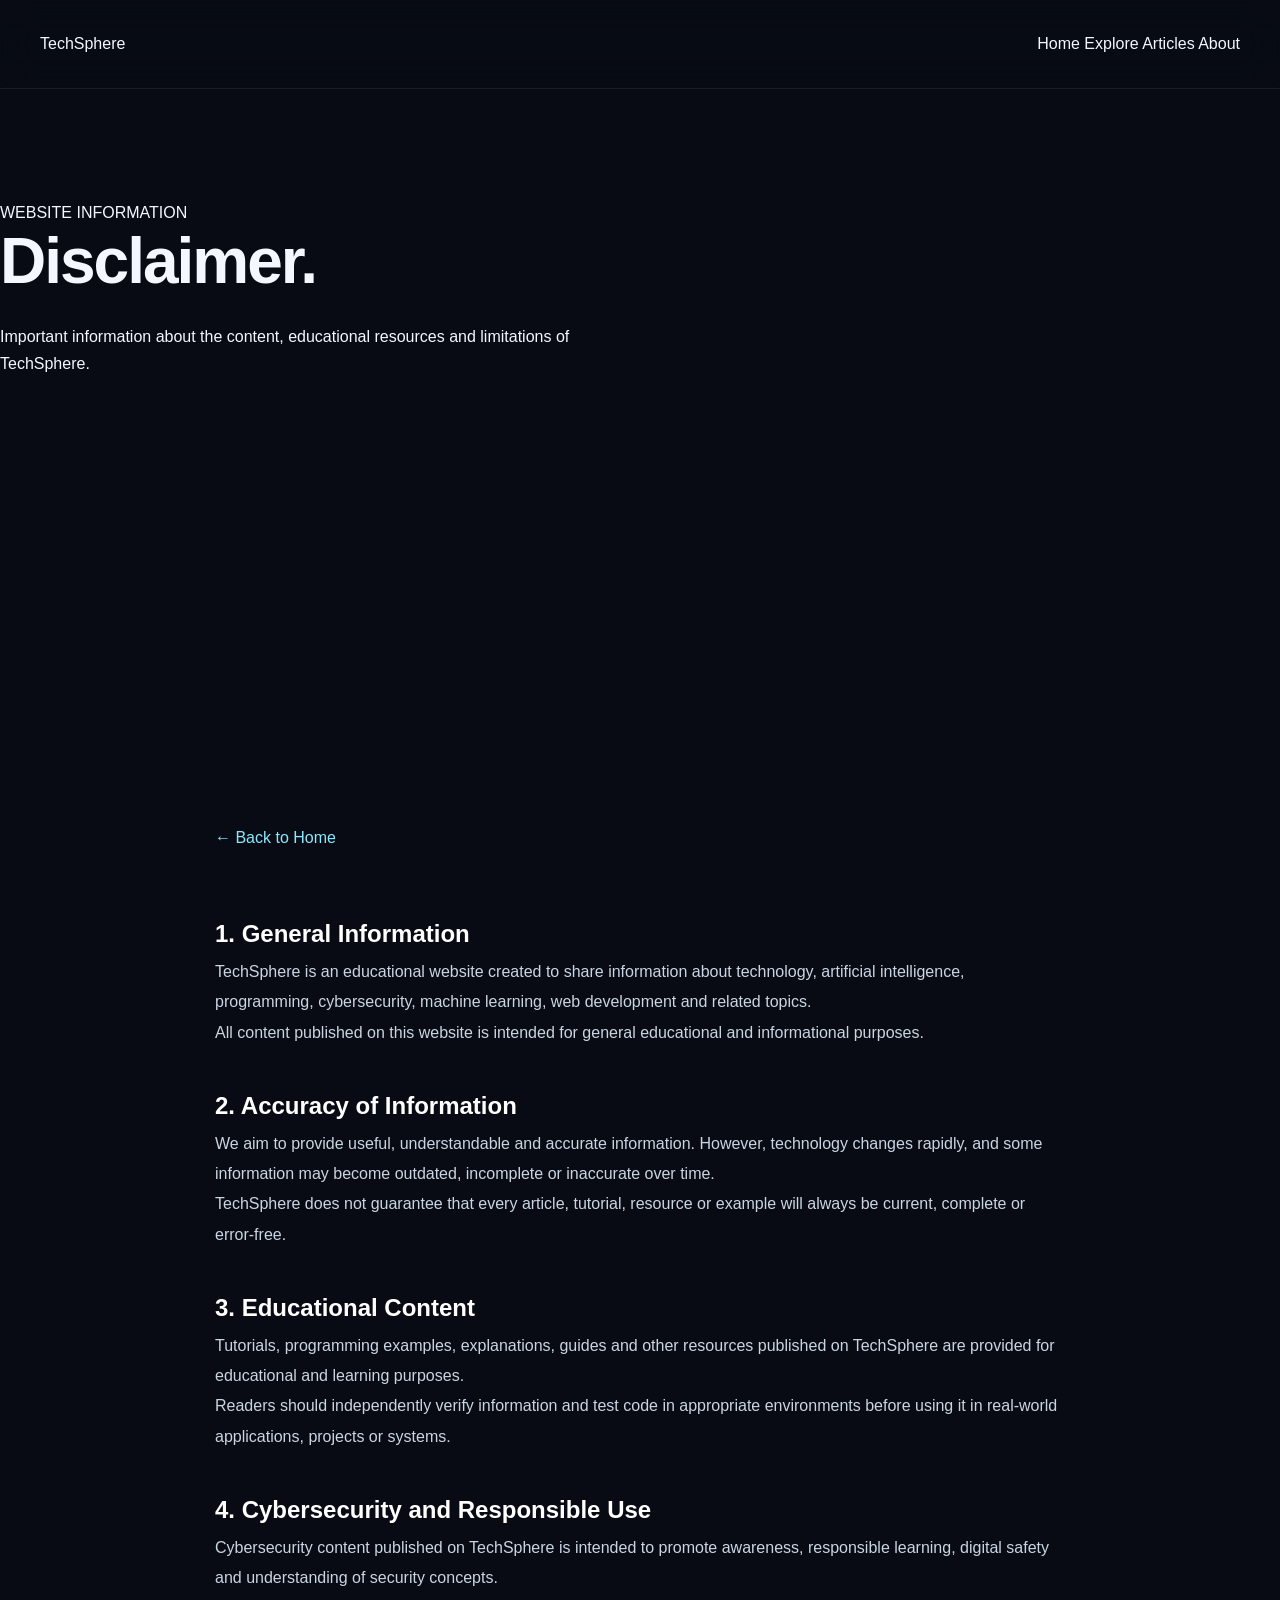
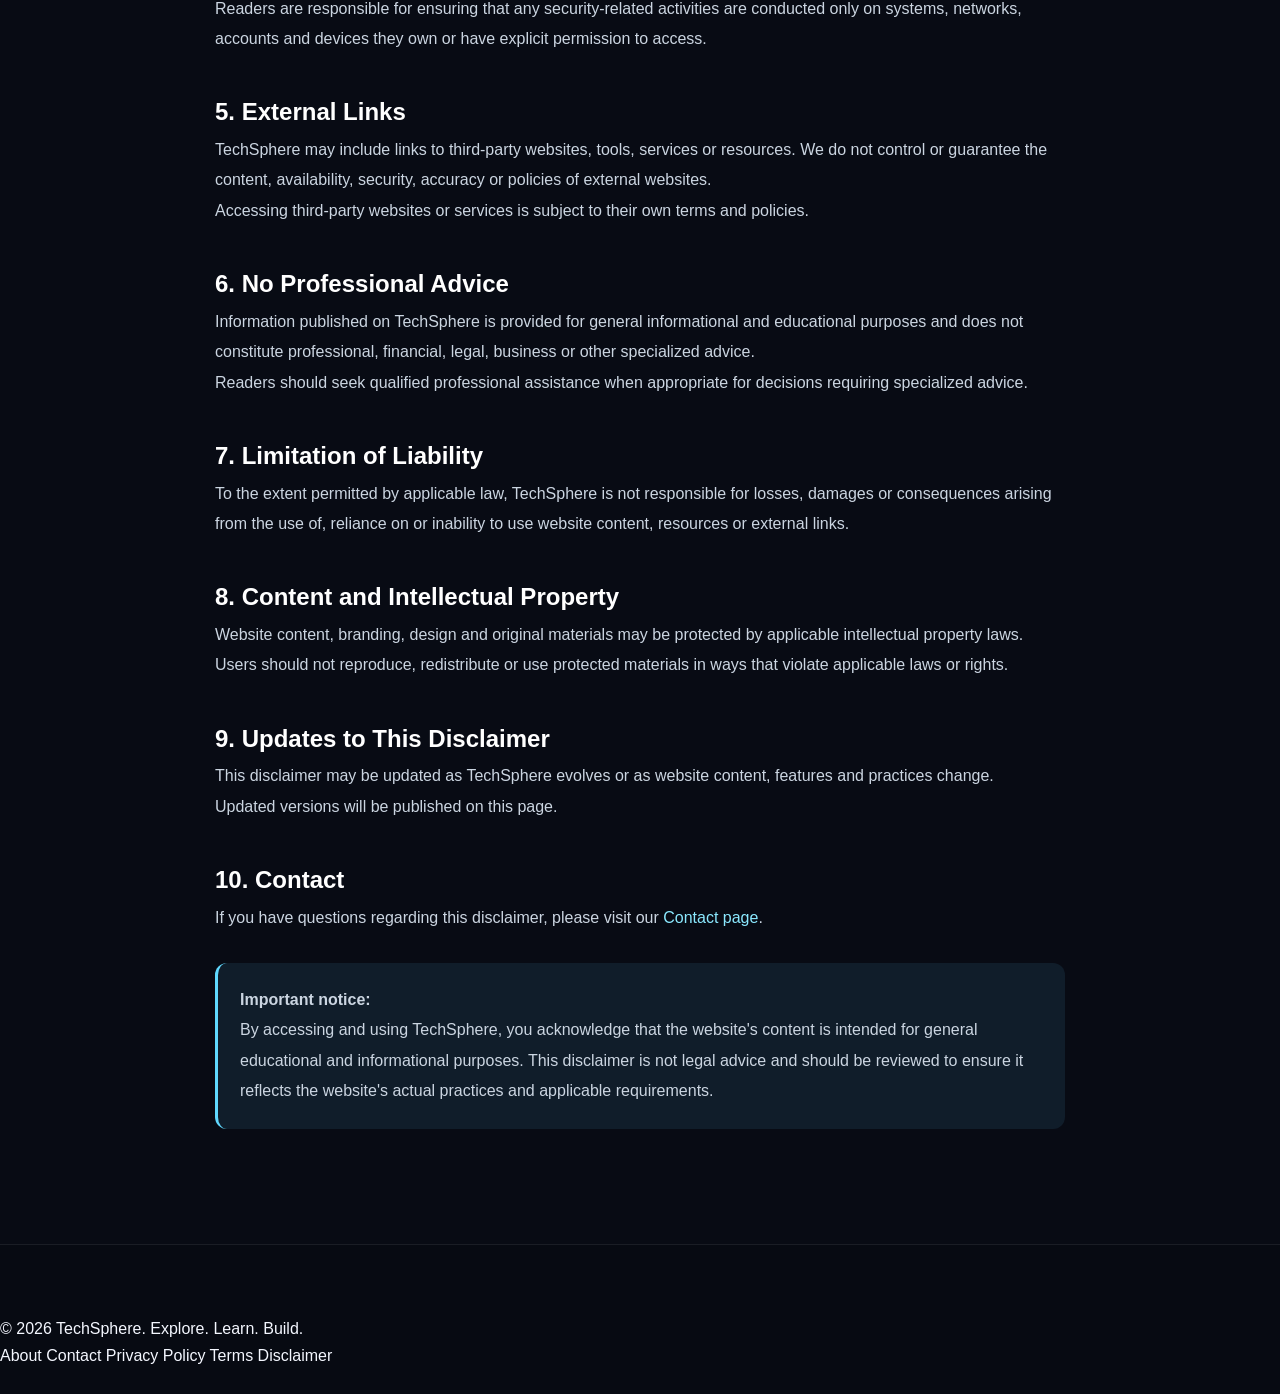
<file: disclaimer.html>
<!DOCTYPE html>
<html lang="en">
<head>
    
<!-- Google tag (gtag.js) -->
<script async src="https://www.googletagmanager.com/gtag/js?id=G-VQDR2KQS33"></script>
<script>
  window.dataLayer = window.dataLayer || [];
  function gtag(){dataLayer.push(arguments);}
  gtag('js', new Date());
  gtag('config', 'G-VQDR2KQS33');
</script>

    <meta charset="UTF-8">
    <meta name="viewport" content="width=device-width, initial-scale=1.0">

    <!-- SEO -->
    <title>Disclaimer | TechSphere</title>
    <meta name="description" content="Read the TechSphere disclaimer covering educational technology content, programming tutorials, cybersecurity information, external links and limitations.">
    <meta name="robots" content="index, follow">
    <meta name="author" content="TechSphere">
    <meta name="theme-color" content="#0b1120">

    <!-- Canonical -->
    <link rel="canonical" href="https://budenshas.github.io/TechSphere/disclaimer.html">

    <!-- Open Graph -->
    <meta property="og:type" content="website">
    <meta property="og:title" content="Disclaimer | TechSphere">
    <meta property="og:description" content="Important information about TechSphere's educational content, technology guides and website limitations.">
    <meta property="og:url" content="https://budenshas.github.io/TechSphere/disclaimer.html">
    <meta property="og:site_name" content="TechSphere">

    <!-- Twitter -->
    <meta name="twitter:card" content="summary">
    <meta name="twitter:title" content="Disclaimer | TechSphere">
    <meta name="twitter:description" content="Important information about TechSphere educational content and website usage.">

    <!-- Structured Data -->
    <script type="application/ld+json">
    {
        "@context": "https://schema.org",
        "@type": "WebPage",
        "name": "Disclaimer | TechSphere",
        "description": "Disclaimer covering educational information, programming tutorials, cybersecurity content, external links and website limitations.",
        "url": "https://budenshas.github.io/TechSphere/disclaimer.html",
        "isPartOf": {
            "@type": "WebSite",
            "name": "TechSphere",
            "url": "https://budenshas.github.io/TechSphere/"
        }
    }
    </script>

    <link rel="stylesheet" href="style.css">

    <style>
        .disclaimer-page {
            max-width: 900px;
            margin: 60px auto;
            padding: 25px;
        }

        .disclaimer-content {
            color: #cbd5e1;
            line-height: 1.9;
        }

        .disclaimer-content h2 {
            color: #ffffff;
            margin-top: 35px;
        }

        .disclaimer-content a {
            color: #8be9ff;
        }

        .disclaimer-back {
            display: inline-block;
            margin-bottom: 25px;
            color: #8be9ff;
            text-decoration: none;
        }

        .disclaimer-back:hover {
            text-decoration: underline;
        }

        .disclaimer-note {
            background: #101d2a;
            border-left: 3px solid #60d9ff;
            padding: 22px;
            border-radius: 12px;
            margin: 30px 0;
        }

        @media(max-width:600px) {
            .disclaimer-page {
                margin: 30px auto;
                padding: 15px;
            }
        }
    </style>
</head>

<body>

<header class="navbar">
    <div class="container nav-container">
        <a href="index.html" class="logo">T<span>echSphere</span></a>

        <nav aria-label="Main navigation">
            <a href="index.html">Home</a>
            <a href="index.html#topics">Explore</a>
            <a href="index.html#articles">Articles</a>
            <a href="about.html">About</a>
        </nav>
    </div>
</header>

<section class="hero">
    <div class="hero-content">
        <p class="eyebrow">WEBSITE INFORMATION</p>
        <h1>Disclaimer<span>.</span></h1>
        <p>
            Important information about the content,
            educational resources and limitations of TechSphere.
        </p>
    </div>
</section>

<main class="container disclaimer-page">

    <a href="index.html" class="disclaimer-back">
        ← Back to Home
    </a>

    <article class="disclaimer-content">

        <h2>1. General Information</h2>

        <p>
            TechSphere is an educational website created to share
            information about technology, artificial intelligence,
            programming, cybersecurity, machine learning, web
            development and related topics.
        </p>

        <p>
            All content published on this website is intended
            for general educational and informational purposes.
        </p>

        <h2>2. Accuracy of Information</h2>

        <p>
            We aim to provide useful, understandable and accurate
            information. However, technology changes rapidly,
            and some information may become outdated, incomplete
            or inaccurate over time.
        </p>

        <p>
            TechSphere does not guarantee that every article,
            tutorial, resource or example will always be current,
            complete or error-free.
        </p>

        <h2>3. Educational Content</h2>

        <p>
            Tutorials, programming examples, explanations,
            guides and other resources published on TechSphere
            are provided for educational and learning purposes.
        </p>

        <p>
            Readers should independently verify information
            and test code in appropriate environments before
            using it in real-world applications, projects
            or systems.
        </p>

        <h2>4. Cybersecurity and Responsible Use</h2>

        <p>
            Cybersecurity content published on TechSphere is
            intended to promote awareness, responsible learning,
            digital safety and understanding of security concepts.
        </p>

        <p>
            Readers are responsible for ensuring that any
            security-related activities are conducted only
            on systems, networks, accounts and devices they
            own or have explicit permission to access.
        </p>

        <h2>5. External Links</h2>

        <p>
            TechSphere may include links to third-party
            websites, tools, services or resources.
            We do not control or guarantee the content,
            availability, security, accuracy or policies
            of external websites.
        </p>

        <p>
            Accessing third-party websites or services
            is subject to their own terms and policies.
        </p>

        <h2>6. No Professional Advice</h2>

        <p>
            Information published on TechSphere is provided
            for general informational and educational purposes
            and does not constitute professional, financial,
            legal, business or other specialized advice.
        </p>

        <p>
            Readers should seek qualified professional
            assistance when appropriate for decisions
            requiring specialized advice.
        </p>

        <h2>7. Limitation of Liability</h2>

        <p>
            To the extent permitted by applicable law,
            TechSphere is not responsible for losses,
            damages or consequences arising from the
            use of, reliance on or inability to use
            website content, resources or external links.
        </p>

        <h2>8. Content and Intellectual Property</h2>

        <p>
            Website content, branding, design and original
            materials may be protected by applicable
            intellectual property laws.
        </p>

        <p>
            Users should not reproduce, redistribute
            or use protected materials in ways that
            violate applicable laws or rights.
        </p>

        <h2>9. Updates to This Disclaimer</h2>

        <p>
            This disclaimer may be updated as TechSphere
            evolves or as website content, features
            and practices change.
        </p>

        <p>
            Updated versions will be published on this page.
        </p>

        <h2>10. Contact</h2>

        <p>
            If you have questions regarding this disclaimer,
            please visit our
            <a href="contact.html">Contact page</a>.
        </p>

        <div class="disclaimer-note">
            <strong>Important notice:</strong>

            <p>
                By accessing and using TechSphere, you acknowledge
                that the website's content is intended for general
                educational and informational purposes. This
                disclaimer is not legal advice and should be
                reviewed to ensure it reflects the website's
                actual practices and applicable requirements.
            </p>
        </div>

    </article>

</main>

<footer class="footer">
    <div class="container">
        <p>© <span id="year"></span> TechSphere. Explore. Learn. Build.</p>

        <div class="footer-links">
            <a href="about.html">About</a>
            <a href="contact.html">Contact</a>
            <a href="privacy-policy.html">Privacy Policy</a>
            <a href="terms.html">Terms</a>
            <a href="disclaimer.html">Disclaimer</a>
        </div>
    </div>
</footer>

<script src="script.js"></script>

</body>
</html>
</file>
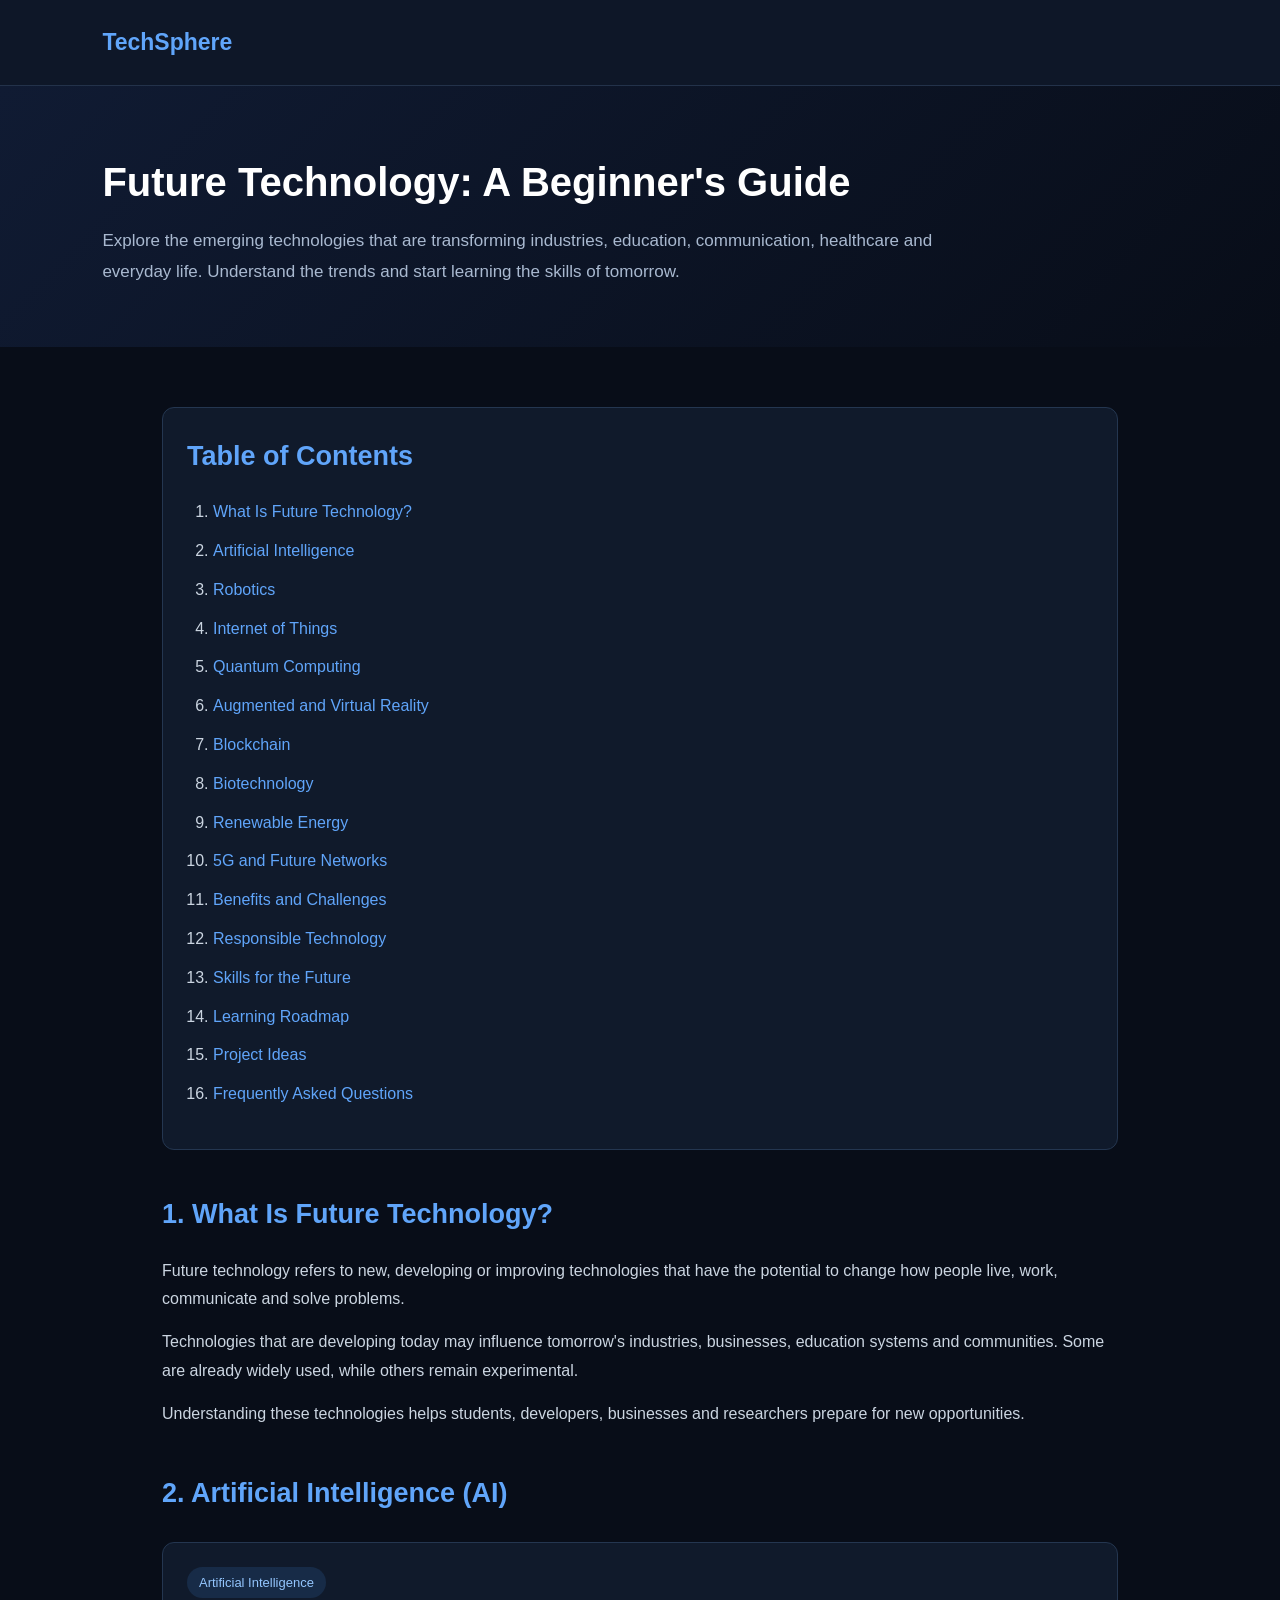
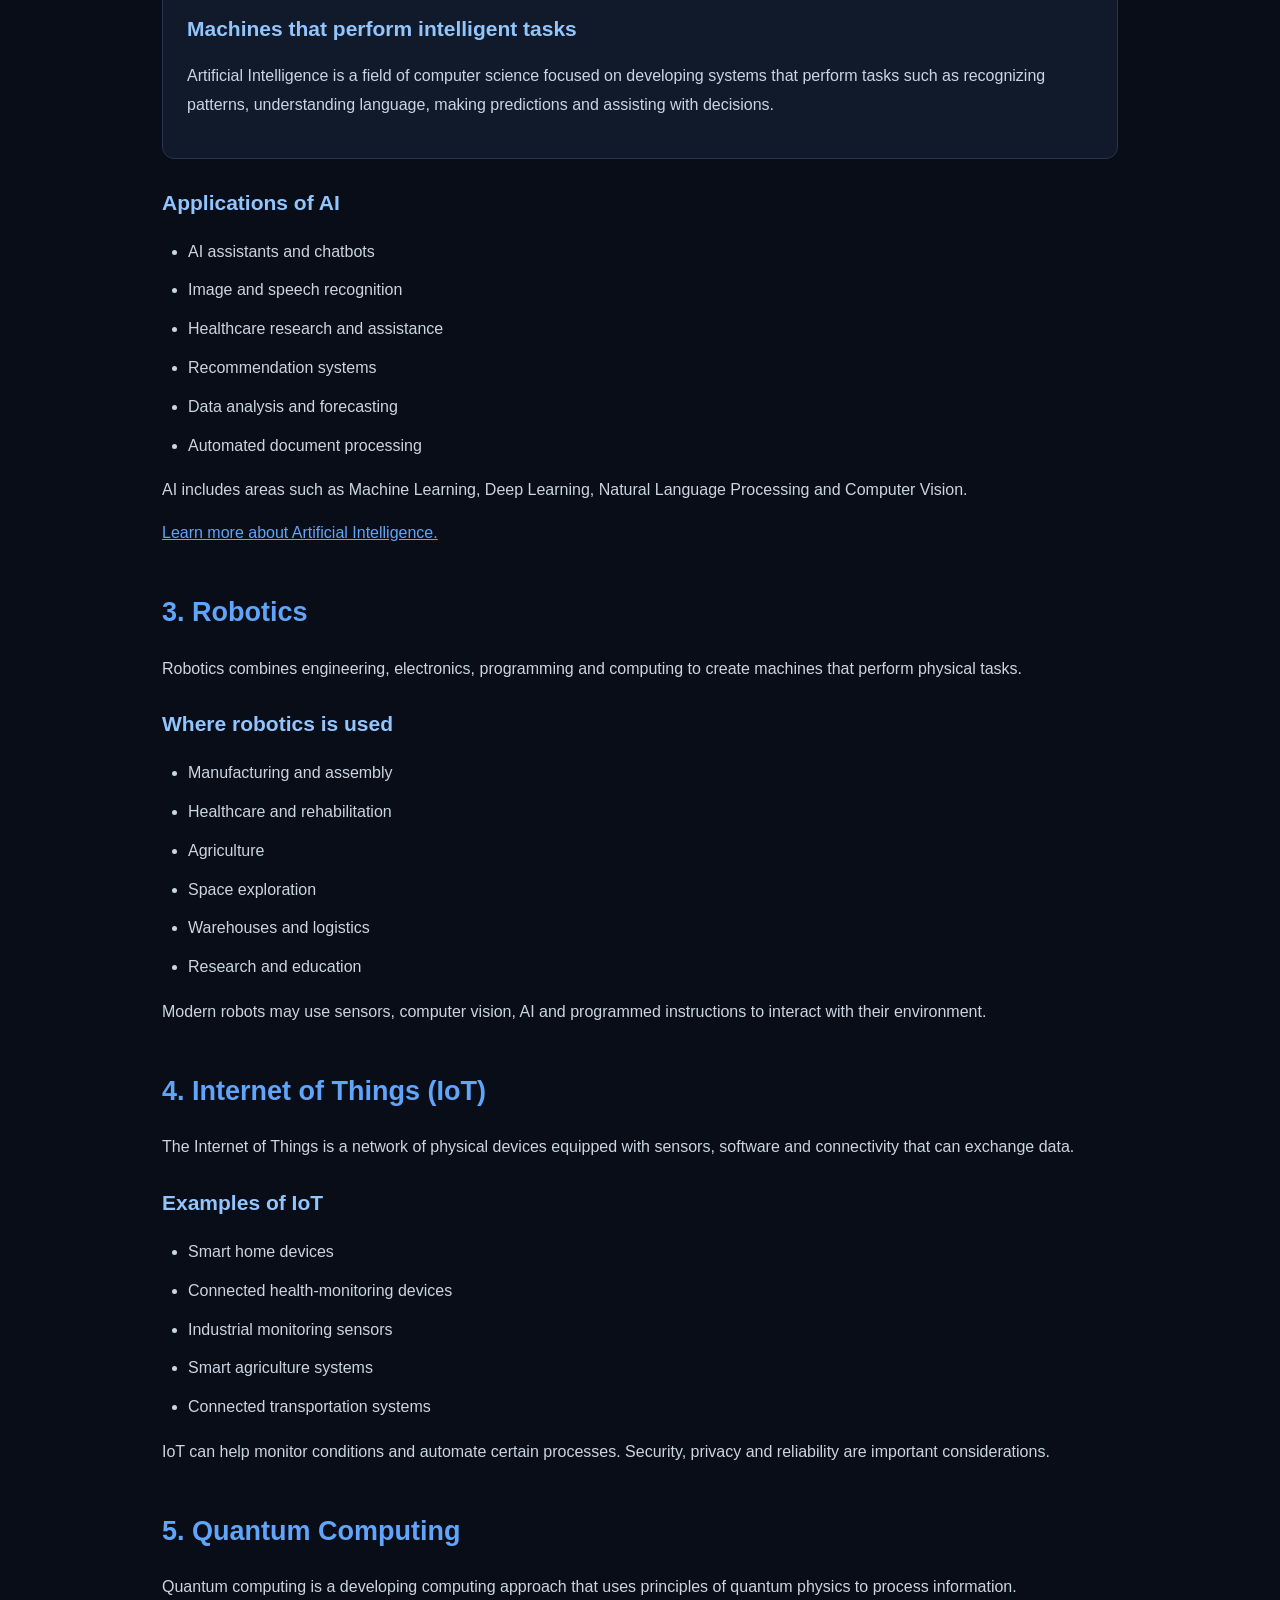
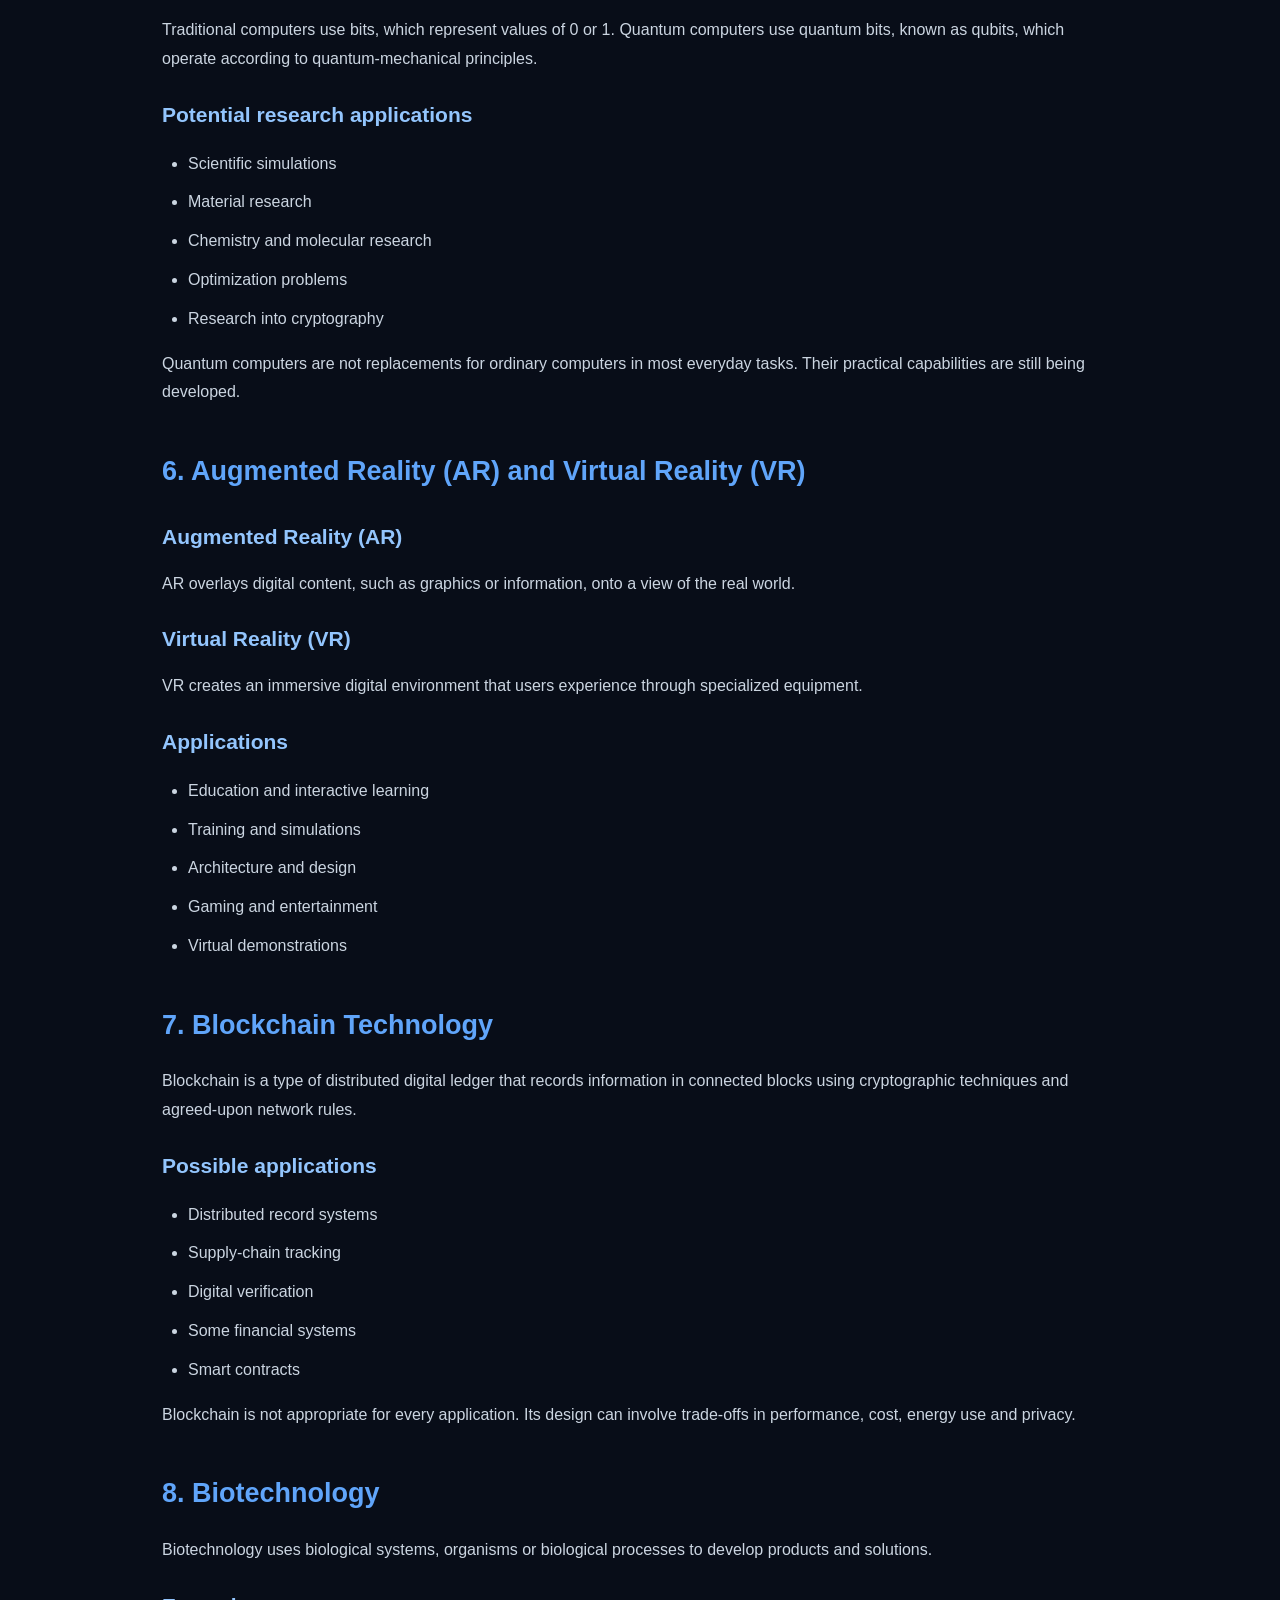
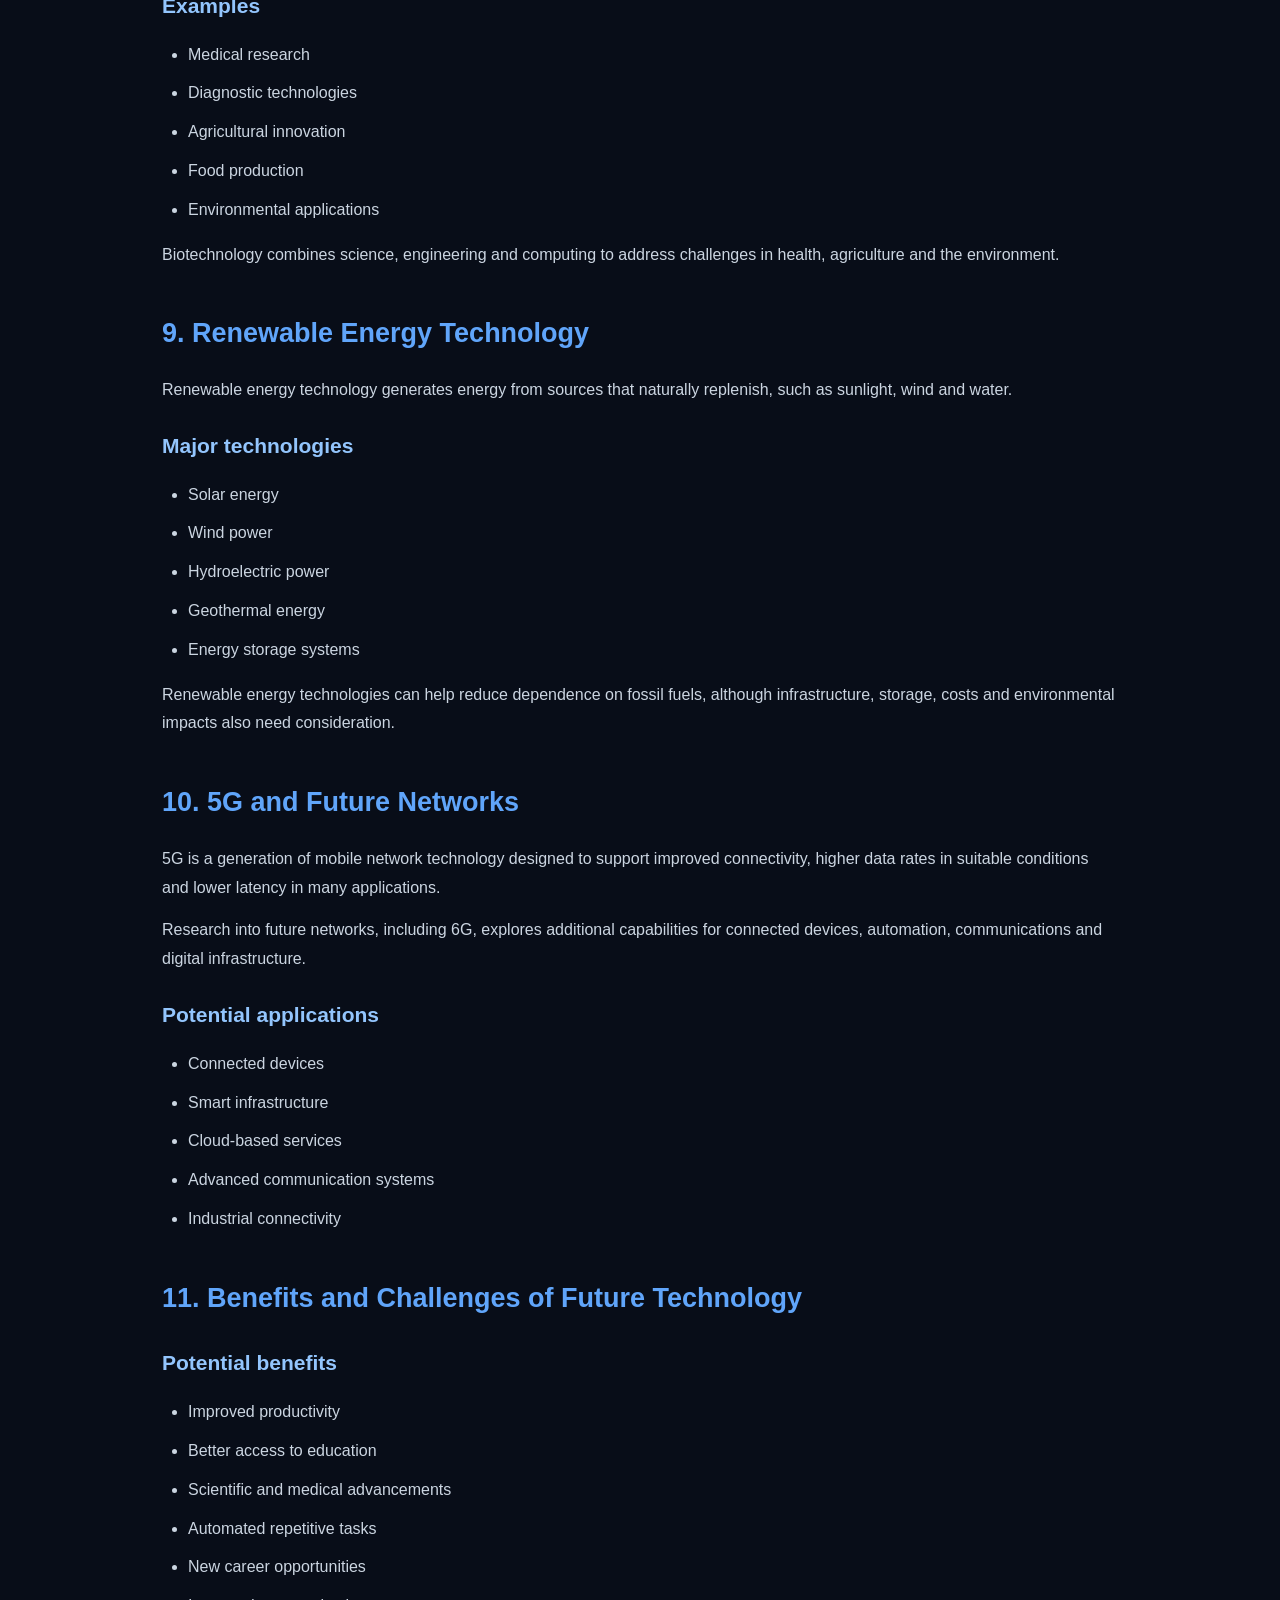
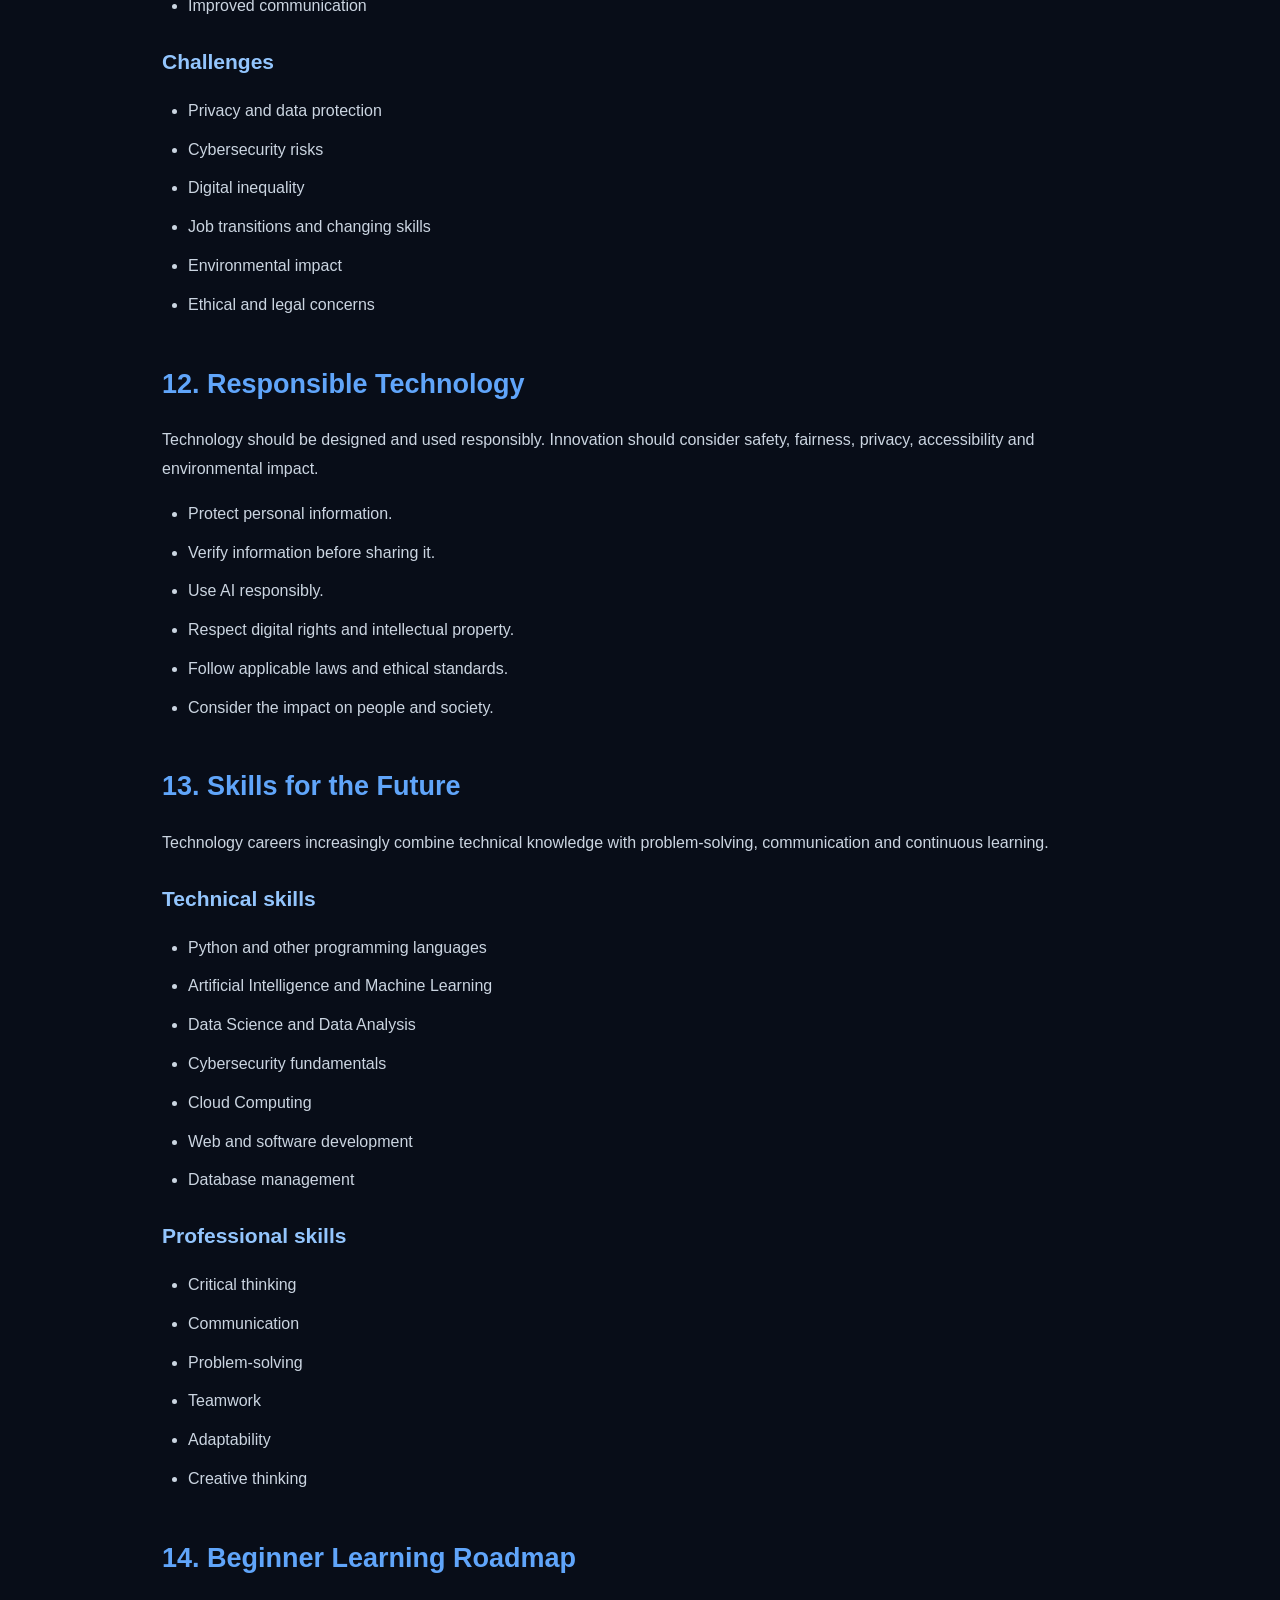
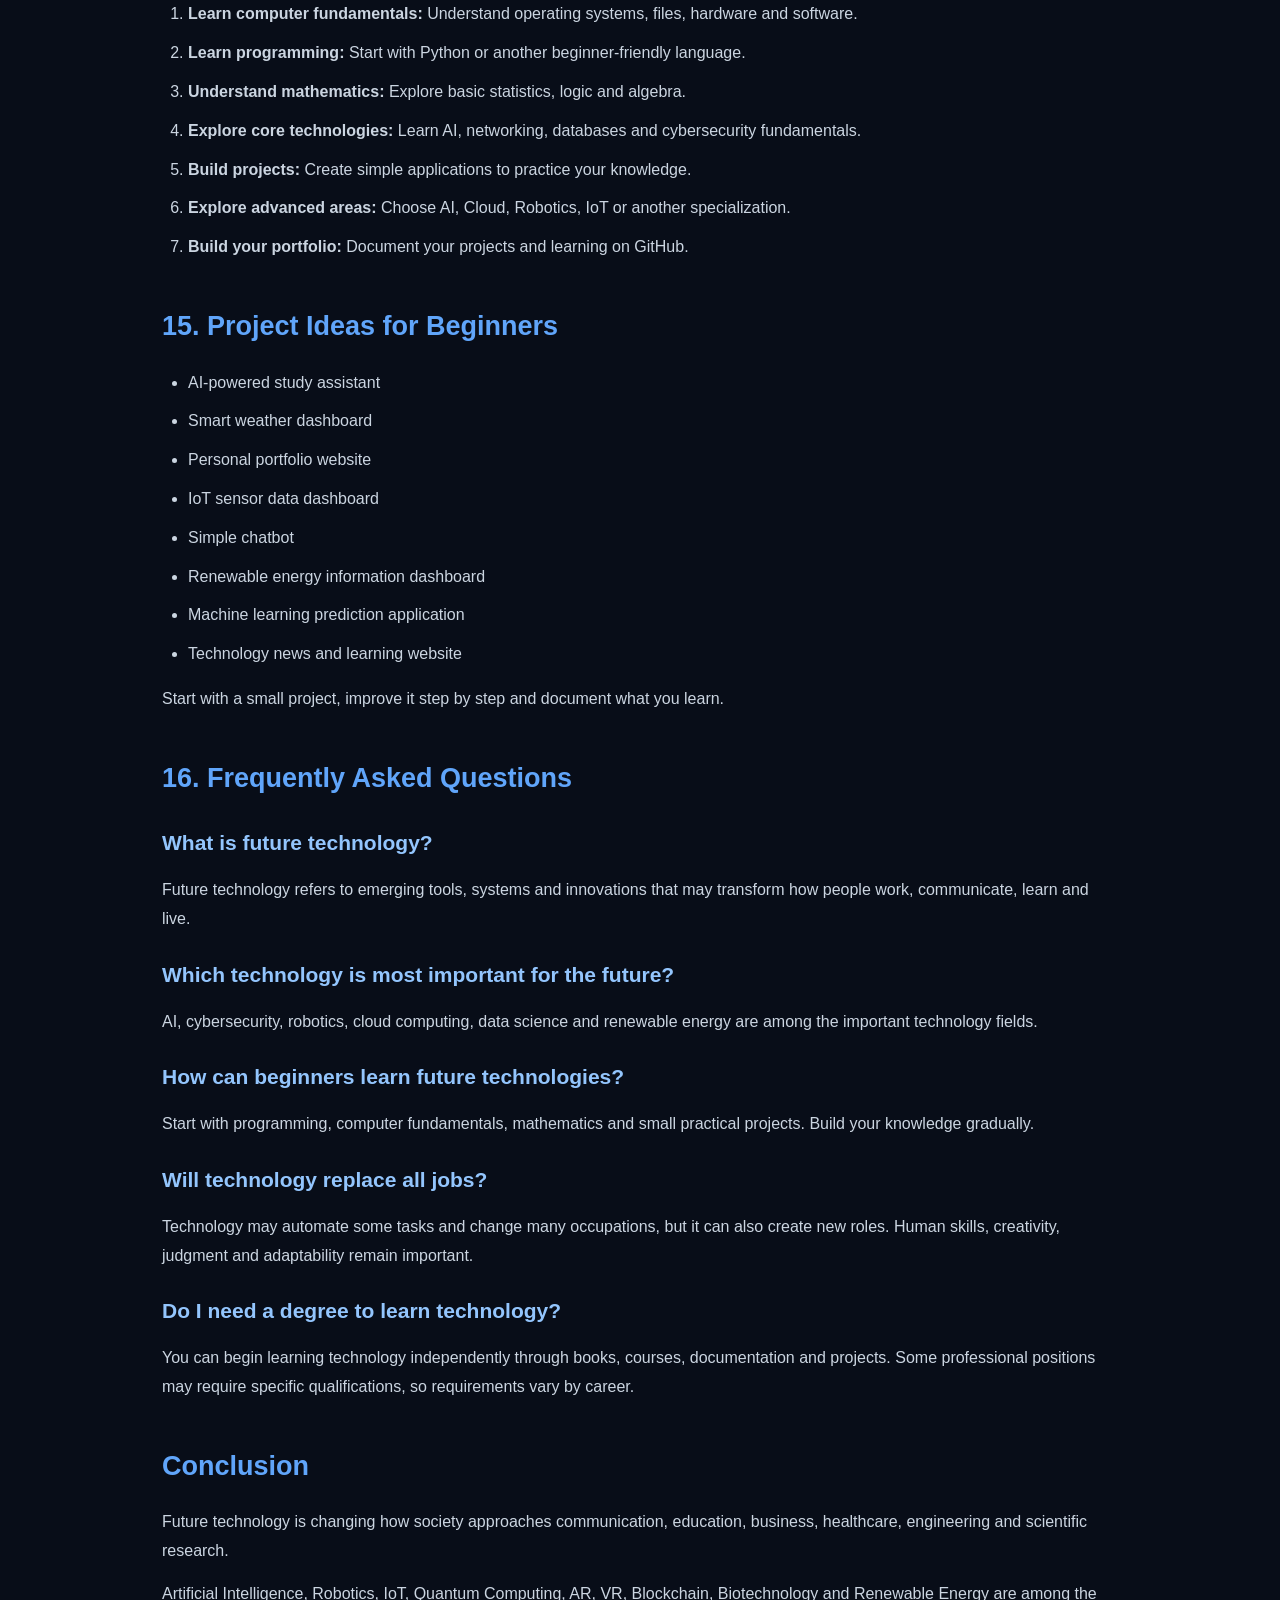
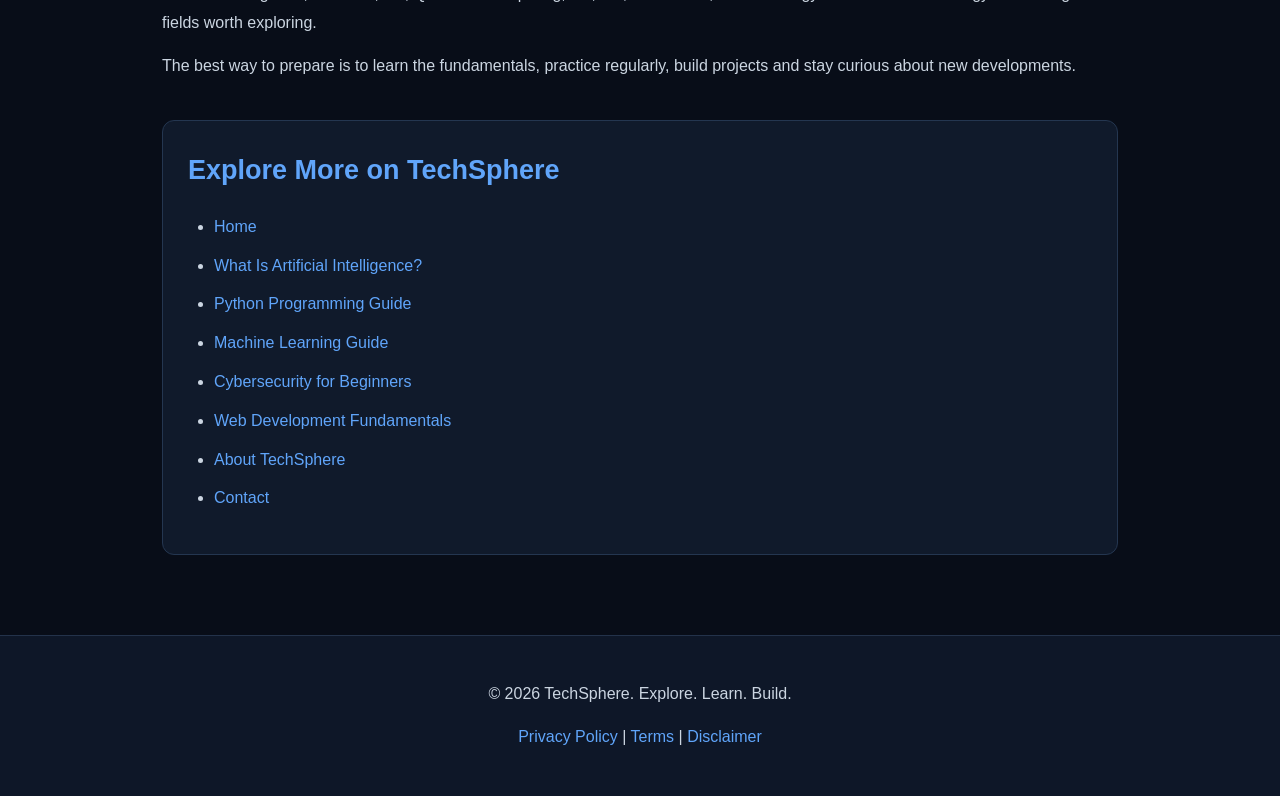
<file: future-technology-for-beginners.html>
<!DOCTYPE html>
<html lang="en">
<head>
    
<!-- Google tag (gtag.js) -->
<script async src="https://www.googletagmanager.com/gtag/js?id=G-VQDR2KQS33"></script>
<script>
  window.dataLayer = window.dataLayer || [];
  function gtag(){dataLayer.push(arguments);}
  gtag('js', new Date());
  gtag('config', 'G-VQDR2KQS33');
</script>

    <meta charset="UTF-8">
    <meta name="viewport" content="width=device-width, initial-scale=1.0">
    <meta name="theme-color" content="#080d18">

    <title>Future Technology for Beginners | TechSphere</title>
    <meta name="description" content="Explore future technology including Artificial Intelligence, Robotics, IoT, Quantum Computing, AR, VR, Blockchain and renewable energy.">
    <meta name="keywords" content="future technology, emerging technology, AI, robotics, IoT, quantum computing, AR VR, blockchain, renewable energy">
    <meta name="author" content="TechSphere">
    <meta name="robots" content="index, follow">

    <link rel="canonical" href="https://budenshas.github.io/TechSphere/articles/future-technology-for-beginners.html">

    <meta property="og:title" content="Future Technology for Beginners | TechSphere">
    <meta property="og:description" content="Discover emerging technologies shaping our future.">
    <meta property="og:url" content="https://budenshas.github.io/TechSphere/articles/future-technology-for-beginners.html">
    <meta property="og:type" content="article">
    <meta property="og:site_name" content="TechSphere">

    <meta name="twitter:card" content="summary">
    <meta name="twitter:title" content="Future Technology for Beginners">
    <meta name="twitter:description" content="Discover the technologies shaping tomorrow.">

    <script type="application/ld+json">
    {
      "@context": "https://schema.org",
      "@type": "Article",
      "headline": "Future Technology for Beginners",
      "description": "A beginner-friendly guide to emerging technologies.",
      "author": {
        "@type": "Organization",
        "name": "TechSphere"
      },
      "publisher": {
        "@type": "Organization",
        "name": "TechSphere"
      },
      "mainEntityOfPage": "https://budenshas.github.io/TechSphere/articles/future-technology-for-beginners.html"
    }
    </script>

    <script type="application/ld+json">
    {
      "@context": "https://schema.org",
      "@type": "FAQPage",
      "mainEntity": [
        {
          "@type": "Question",
          "name": "What is future technology?",
          "acceptedAnswer": {
            "@type": "Answer",
            "text": "Future technology refers to emerging tools, systems and innovations that may transform how people work, communicate, learn and live."
          }
        },
        {
          "@type": "Question",
          "name": "Which technology is most important for the future?",
          "acceptedAnswer": {
            "@type": "Answer",
            "text": "Artificial Intelligence, cybersecurity, robotics, cloud computing, data science and renewable energy are among the important technology fields."
          }
        },
        {
          "@type": "Question",
          "name": "How can beginners learn future technologies?",
          "acceptedAnswer": {
            "@type": "Answer",
            "text": "Beginners can start with programming, computer fundamentals, mathematics, online learning resources and small practical projects."
          }
        },
        {
          "@type": "Question",
          "name": "Will technology replace all jobs?",
          "acceptedAnswer": {
            "@type": "Answer",
            "text": "Technology may automate some tasks and change many occupations, but it can also create new roles and opportunities. Human skills remain important."
          }
        }
      ]
    }
    </script>

    <style>
        * {
            margin: 0;
            padding: 0;
            box-sizing: border-box;
        }

        body {
            background: #080d18;
            color: #e6edf7;
            font-family: Arial, Helvetica, sans-serif;
            line-height: 1.8;
        }

        header {
            background: #0e1728;
            border-bottom: 1px solid #23324a;
            padding: 22px 8%;
        }

        header a {
            color: #60a5fa;
            text-decoration: none;
            font-size: 23px;
            font-weight: bold;
        }

        .hero {
            padding: 70px 8% 45px;
            background: linear-gradient(135deg, #101b33, #080d18);
        }

        .hero h1 {
            font-size: 40px;
            line-height: 1.3;
            margin-bottom: 18px;
            color: #ffffff;
        }

        .hero p {
            color: #a9b9d0;
            max-width: 850px;
            font-size: 17px;
        }

        .container {
            max-width: 1000px;
            margin: auto;
            padding: 35px 22px 80px;
        }

        h2 {
            color: #60a5fa;
            margin: 40px 0 18px;
            font-size: 27px;
        }

        h3 {
            color: #93c5fd;
            margin: 22px 0 10px;
            font-size: 21px;
        }

        p {
            margin: 14px 0;
            color: #cbd5e1;
        }

        ul, ol {
            padding-left: 26px;
            margin: 16px 0;
            color: #cbd5e1;
        }

        li {
            margin-bottom: 10px;
        }

        .toc, .info, .tech-card {
            background: #101a2b;
            border: 1px solid #243650;
            border-radius: 12px;
            padding: 24px;
            margin: 25px 0;
        }

        .toc a, .links a {
            color: #60a5fa;
            text-decoration: none;
        }

        .toc a:hover, .links a:hover {
            text-decoration: underline;
        }

        .tech-card {
            transition: border-color 0.2s;
        }

        .tech-card:hover {
            border-color: #60a5fa;
        }

        .tech-card h3 {
            margin-top: 0;
        }

        .tag {
            display: inline-block;
            background: #172b47;
            color: #93c5fd;
            padding: 4px 12px;
            border-radius: 20px;
            font-size: 13px;
            margin-bottom: 12px;
        }

        .links {
            background: #101a2b;
            border: 1px solid #243650;
            border-radius: 12px;
            padding: 25px;
            margin-top: 40px;
        }

        footer {
            text-align: center;
            padding: 30px 15px;
            border-top: 1px solid #23324a;
            background: #0e1728;
            color: #94a3b8;
        }

        footer a {
            color: #60a5fa;
            text-decoration: none;
        }

        @media(max-width: 600px) {
            .hero h1 {
                font-size: 30px;
            }

            h2 {
                font-size: 23px;
            }

            header, .hero {
                padding-left: 6%;
                padding-right: 6%;
            }

            .container {
                padding-left: 18px;
                padding-right: 18px;
            }
        }
    </style>
</head>

<body>

<header>
    <a href="../index.html">TechSphere</a>
</header>

<section class="hero">
    <h1>Future Technology: A Beginner's Guide</h1>
    <p>
        Explore the emerging technologies that are transforming industries,
        education, communication, healthcare and everyday life.
        Understand the trends and start learning the skills of tomorrow.
    </p>
</section>

<main class="container">

    <div class="toc">
        <h2 style="margin-top:0;">Table of Contents</h2>
        <ol>
            <li><a href="#intro">What Is Future Technology?</a></li>
            <li><a href="#ai">Artificial Intelligence</a></li>
            <li><a href="#robotics">Robotics</a></li>
            <li><a href="#iot">Internet of Things</a></li>
            <li><a href="#quantum">Quantum Computing</a></li>
            <li><a href="#arvr">Augmented and Virtual Reality</a></li>
            <li><a href="#blockchain">Blockchain</a></li>
            <li><a href="#biotech">Biotechnology</a></li>
            <li><a href="#energy">Renewable Energy</a></li>
            <li><a href="#networks">5G and Future Networks</a></li>
            <li><a href="#benefits">Benefits and Challenges</a></li>
            <li><a href="#responsible">Responsible Technology</a></li>
            <li><a href="#skills">Skills for the Future</a></li>
            <li><a href="#roadmap">Learning Roadmap</a></li>
            <li><a href="#projects">Project Ideas</a></li>
            <li><a href="#faq">Frequently Asked Questions</a></li>
        </ol>
    </div>

    <section id="intro">
        <h2>1. What Is Future Technology?</h2>
        <p>
            Future technology refers to new, developing or improving technologies
            that have the potential to change how people live, work, communicate
            and solve problems.
        </p>
        <p>
            Technologies that are developing today may influence tomorrow's
            industries, businesses, education systems and communities.
            Some are already widely used, while others remain experimental.
        </p>
        <p>
            Understanding these technologies helps students, developers,
            businesses and researchers prepare for new opportunities.
        </p>
    </section>

    <section id="ai">
        <h2>2. Artificial Intelligence (AI)</h2>
        <div class="tech-card">
            <span class="tag">Artificial Intelligence</span>
            <h3>Machines that perform intelligent tasks</h3>
            <p>
                Artificial Intelligence is a field of computer science focused
                on developing systems that perform tasks such as recognizing
                patterns, understanding language, making predictions and
                assisting with decisions.
            </p>
        </div>

        <h3>Applications of AI</h3>
        <ul>
            <li>AI assistants and chatbots</li>
            <li>Image and speech recognition</li>
            <li>Healthcare research and assistance</li>
            <li>Recommendation systems</li>
            <li>Data analysis and forecasting</li>
            <li>Automated document processing</li>
        </ul>

        <p>
            AI includes areas such as Machine Learning, Deep Learning,
            Natural Language Processing and Computer Vision.
        </p>

        <p>
            <a href="../what-is-ai.html" style="color:#60a5fa;">
                Learn more about Artificial Intelligence.
            </a>
        </p>
    </section>

    <section id="robotics">
        <h2>3. Robotics</h2>
        <p>
            Robotics combines engineering, electronics, programming and
            computing to create machines that perform physical tasks.
        </p>

        <h3>Where robotics is used</h3>
        <ul>
            <li>Manufacturing and assembly</li>
            <li>Healthcare and rehabilitation</li>
            <li>Agriculture</li>
            <li>Space exploration</li>
            <li>Warehouses and logistics</li>
            <li>Research and education</li>
        </ul>

        <p>
            Modern robots may use sensors, computer vision, AI and
            programmed instructions to interact with their environment.
        </p>
    </section>

    <section id="iot">
        <h2>4. Internet of Things (IoT)</h2>
        <p>
            The Internet of Things is a network of physical devices
            equipped with sensors, software and connectivity that can
            exchange data.
        </p>

        <h3>Examples of IoT</h3>
        <ul>
            <li>Smart home devices</li>
            <li>Connected health-monitoring devices</li>
            <li>Industrial monitoring sensors</li>
            <li>Smart agriculture systems</li>
            <li>Connected transportation systems</li>
        </ul>

        <p>
            IoT can help monitor conditions and automate certain processes.
            Security, privacy and reliability are important considerations.
        </p>
    </section>

    <section id="quantum">
        <h2>5. Quantum Computing</h2>
        <p>
            Quantum computing is a developing computing approach that uses
            principles of quantum physics to process information.
        </p>

        <p>
            Traditional computers use bits, which represent values of
            0 or 1. Quantum computers use quantum bits, known as qubits,
            which operate according to quantum-mechanical principles.
        </p>

        <h3>Potential research applications</h3>
        <ul>
            <li>Scientific simulations</li>
            <li>Material research</li>
            <li>Chemistry and molecular research</li>
            <li>Optimization problems</li>
            <li>Research into cryptography</li>
        </ul>

        <p>
            Quantum computers are not replacements for ordinary computers
            in most everyday tasks. Their practical capabilities are
            still being developed.
        </p>
    </section>

    <section id="arvr">
        <h2>6. Augmented Reality (AR) and Virtual Reality (VR)</h2>

        <h3>Augmented Reality (AR)</h3>
        <p>
            AR overlays digital content, such as graphics or information,
            onto a view of the real world.
        </p>

        <h3>Virtual Reality (VR)</h3>
        <p>
            VR creates an immersive digital environment that users
            experience through specialized equipment.
        </p>

        <h3>Applications</h3>
        <ul>
            <li>Education and interactive learning</li>
            <li>Training and simulations</li>
            <li>Architecture and design</li>
            <li>Gaming and entertainment</li>
            <li>Virtual demonstrations</li>
        </ul>
    </section>

    <section id="blockchain">
        <h2>7. Blockchain Technology</h2>
        <p>
            Blockchain is a type of distributed digital ledger that
            records information in connected blocks using cryptographic
            techniques and agreed-upon network rules.
        </p>

        <h3>Possible applications</h3>
        <ul>
            <li>Distributed record systems</li>
            <li>Supply-chain tracking</li>
            <li>Digital verification</li>
            <li>Some financial systems</li>
            <li>Smart contracts</li>
        </ul>

        <p>
            Blockchain is not appropriate for every application.
            Its design can involve trade-offs in performance,
            cost, energy use and privacy.
        </p>
    </section>

    <section id="biotech">
        <h2>8. Biotechnology</h2>
        <p>
            Biotechnology uses biological systems, organisms or
            biological processes to develop products and solutions.
        </p>

        <h3>Examples</h3>
        <ul>
            <li>Medical research</li>
            <li>Diagnostic technologies</li>
            <li>Agricultural innovation</li>
            <li>Food production</li>
            <li>Environmental applications</li>
        </ul>

        <p>
            Biotechnology combines science, engineering and computing
            to address challenges in health, agriculture and the environment.
        </p>
    </section>

    <section id="energy">
        <h2>9. Renewable Energy Technology</h2>
        <p>
            Renewable energy technology generates energy from sources
            that naturally replenish, such as sunlight, wind and water.
        </p>

        <h3>Major technologies</h3>
        <ul>
            <li>Solar energy</li>
            <li>Wind power</li>
            <li>Hydroelectric power</li>
            <li>Geothermal energy</li>
            <li>Energy storage systems</li>
        </ul>

        <p>
            Renewable energy technologies can help reduce dependence
            on fossil fuels, although infrastructure, storage,
            costs and environmental impacts also need consideration.
        </p>
    </section>

    <section id="networks">
        <h2>10. 5G and Future Networks</h2>
        <p>
            5G is a generation of mobile network technology designed
            to support improved connectivity, higher data rates in
            suitable conditions and lower latency in many applications.
        </p>

        <p>
            Research into future networks, including 6G, explores
            additional capabilities for connected devices, automation,
            communications and digital infrastructure.
        </p>

        <h3>Potential applications</h3>
        <ul>
            <li>Connected devices</li>
            <li>Smart infrastructure</li>
            <li>Cloud-based services</li>
            <li>Advanced communication systems</li>
            <li>Industrial connectivity</li>
        </ul>
    </section>

    <section id="benefits">
        <h2>11. Benefits and Challenges of Future Technology</h2>

        <h3>Potential benefits</h3>
        <ul>
            <li>Improved productivity</li>
            <li>Better access to education</li>
            <li>Scientific and medical advancements</li>
            <li>Automated repetitive tasks</li>
            <li>New career opportunities</li>
            <li>Improved communication</li>
        </ul>

        <h3>Challenges</h3>
        <ul>
            <li>Privacy and data protection</li>
            <li>Cybersecurity risks</li>
            <li>Digital inequality</li>
            <li>Job transitions and changing skills</li>
            <li>Environmental impact</li>
            <li>Ethical and legal concerns</li>
        </ul>
    </section>

    <section id="responsible">
        <h2>12. Responsible Technology</h2>
        <p>
            Technology should be designed and used responsibly.
            Innovation should consider safety, fairness, privacy,
            accessibility and environmental impact.
        </p>

        <ul>
            <li>Protect personal information.</li>
            <li>Verify information before sharing it.</li>
            <li>Use AI responsibly.</li>
            <li>Respect digital rights and intellectual property.</li>
            <li>Follow applicable laws and ethical standards.</li>
            <li>Consider the impact on people and society.</li>
        </ul>
    </section>

    <section id="skills">
        <h2>13. Skills for the Future</h2>
        <p>
            Technology careers increasingly combine technical knowledge
            with problem-solving, communication and continuous learning.
        </p>

        <h3>Technical skills</h3>
        <ul>
            <li>Python and other programming languages</li>
            <li>Artificial Intelligence and Machine Learning</li>
            <li>Data Science and Data Analysis</li>
            <li>Cybersecurity fundamentals</li>
            <li>Cloud Computing</li>
            <li>Web and software development</li>
            <li>Database management</li>
        </ul>

        <h3>Professional skills</h3>
        <ul>
            <li>Critical thinking</li>
            <li>Communication</li>
            <li>Problem-solving</li>
            <li>Teamwork</li>
            <li>Adaptability</li>
            <li>Creative thinking</li>
        </ul>
    </section>

    <section id="roadmap">
        <h2>14. Beginner Learning Roadmap</h2>

        <ol>
            <li>
                <strong>Learn computer fundamentals:</strong>
                Understand operating systems, files, hardware and software.
            </li>
            <li>
                <strong>Learn programming:</strong>
                Start with Python or another beginner-friendly language.
            </li>
            <li>
                <strong>Understand mathematics:</strong>
                Explore basic statistics, logic and algebra.
            </li>
            <li>
                <strong>Explore core technologies:</strong>
                Learn AI, networking, databases and cybersecurity fundamentals.
            </li>
            <li>
                <strong>Build projects:</strong>
                Create simple applications to practice your knowledge.
            </li>
            <li>
                <strong>Explore advanced areas:</strong>
                Choose AI, Cloud, Robotics, IoT or another specialization.
            </li>
            <li>
                <strong>Build your portfolio:</strong>
                Document your projects and learning on GitHub.
            </li>
        </ol>
    </section>

    <section id="projects">
        <h2>15. Project Ideas for Beginners</h2>

        <ul>
            <li>AI-powered study assistant</li>
            <li>Smart weather dashboard</li>
            <li>Personal portfolio website</li>
            <li>IoT sensor data dashboard</li>
            <li>Simple chatbot</li>
            <li>Renewable energy information dashboard</li>
            <li>Machine learning prediction application</li>
            <li>Technology news and learning website</li>
        </ul>

        <p>
            Start with a small project, improve it step by step
            and document what you learn.
        </p>
    </section>

    <section id="faq">
        <h2>16. Frequently Asked Questions</h2>

        <h3>What is future technology?</h3>
        <p>
            Future technology refers to emerging tools, systems and
            innovations that may transform how people work,
            communicate, learn and live.
        </p>

        <h3>Which technology is most important for the future?</h3>
        <p>
            AI, cybersecurity, robotics, cloud computing,
            data science and renewable energy are among
            the important technology fields.
        </p>

        <h3>How can beginners learn future technologies?</h3>
        <p>
            Start with programming, computer fundamentals,
            mathematics and small practical projects.
            Build your knowledge gradually.
        </p>

        <h3>Will technology replace all jobs?</h3>
        <p>
            Technology may automate some tasks and change many
            occupations, but it can also create new roles.
            Human skills, creativity, judgment and adaptability
            remain important.
        </p>

        <h3>Do I need a degree to learn technology?</h3>
        <p>
            You can begin learning technology independently
            through books, courses, documentation and projects.
            Some professional positions may require specific
            qualifications, so requirements vary by career.
        </p>
    </section>

    <section>
        <h2>Conclusion</h2>
        <p>
            Future technology is changing how society approaches
            communication, education, business, healthcare,
            engineering and scientific research.
        </p>

        <p>
            Artificial Intelligence, Robotics, IoT, Quantum Computing,
            AR, VR, Blockchain, Biotechnology and Renewable Energy
            are among the fields worth exploring.
        </p>

        <p>
            The best way to prepare is to learn the fundamentals,
            practice regularly, build projects and stay curious
            about new developments.
        </p>
    </section>

    <div class="links">
        <h2 style="margin-top:0;">Explore More on TechSphere</h2>
        <ul>
            <li><a href="../index.html">Home</a></li>
            <li><a href="../what-is-ai.html">What Is Artificial Intelligence?</a></li>
            <li><a href="../python.html">Python Programming Guide</a></li>
            <li><a href="../machine-learning.html">Machine Learning Guide</a></li>
            <li><a href="cybersecurity-for-beginners.html">Cybersecurity for Beginners</a></li>
            <li><a href="web-development-for-beginners.html">Web Development Fundamentals</a></li>
            <li><a href="../about.html">About TechSphere</a></li>
            <li><a href="../contact.html">Contact</a></li>
        </ul>
    </div>

</main>

<footer>
    <p>© 2026 TechSphere. Explore. Learn. Build.</p>
    <p>
        <a href="../privacy-policy.html">Privacy Policy</a> |
        <a href="../terms.html">Terms</a> |
        <a href="../disclaimer.html">Disclaimer</a>
    </p>
</footer>

</body>
</html>
</file>
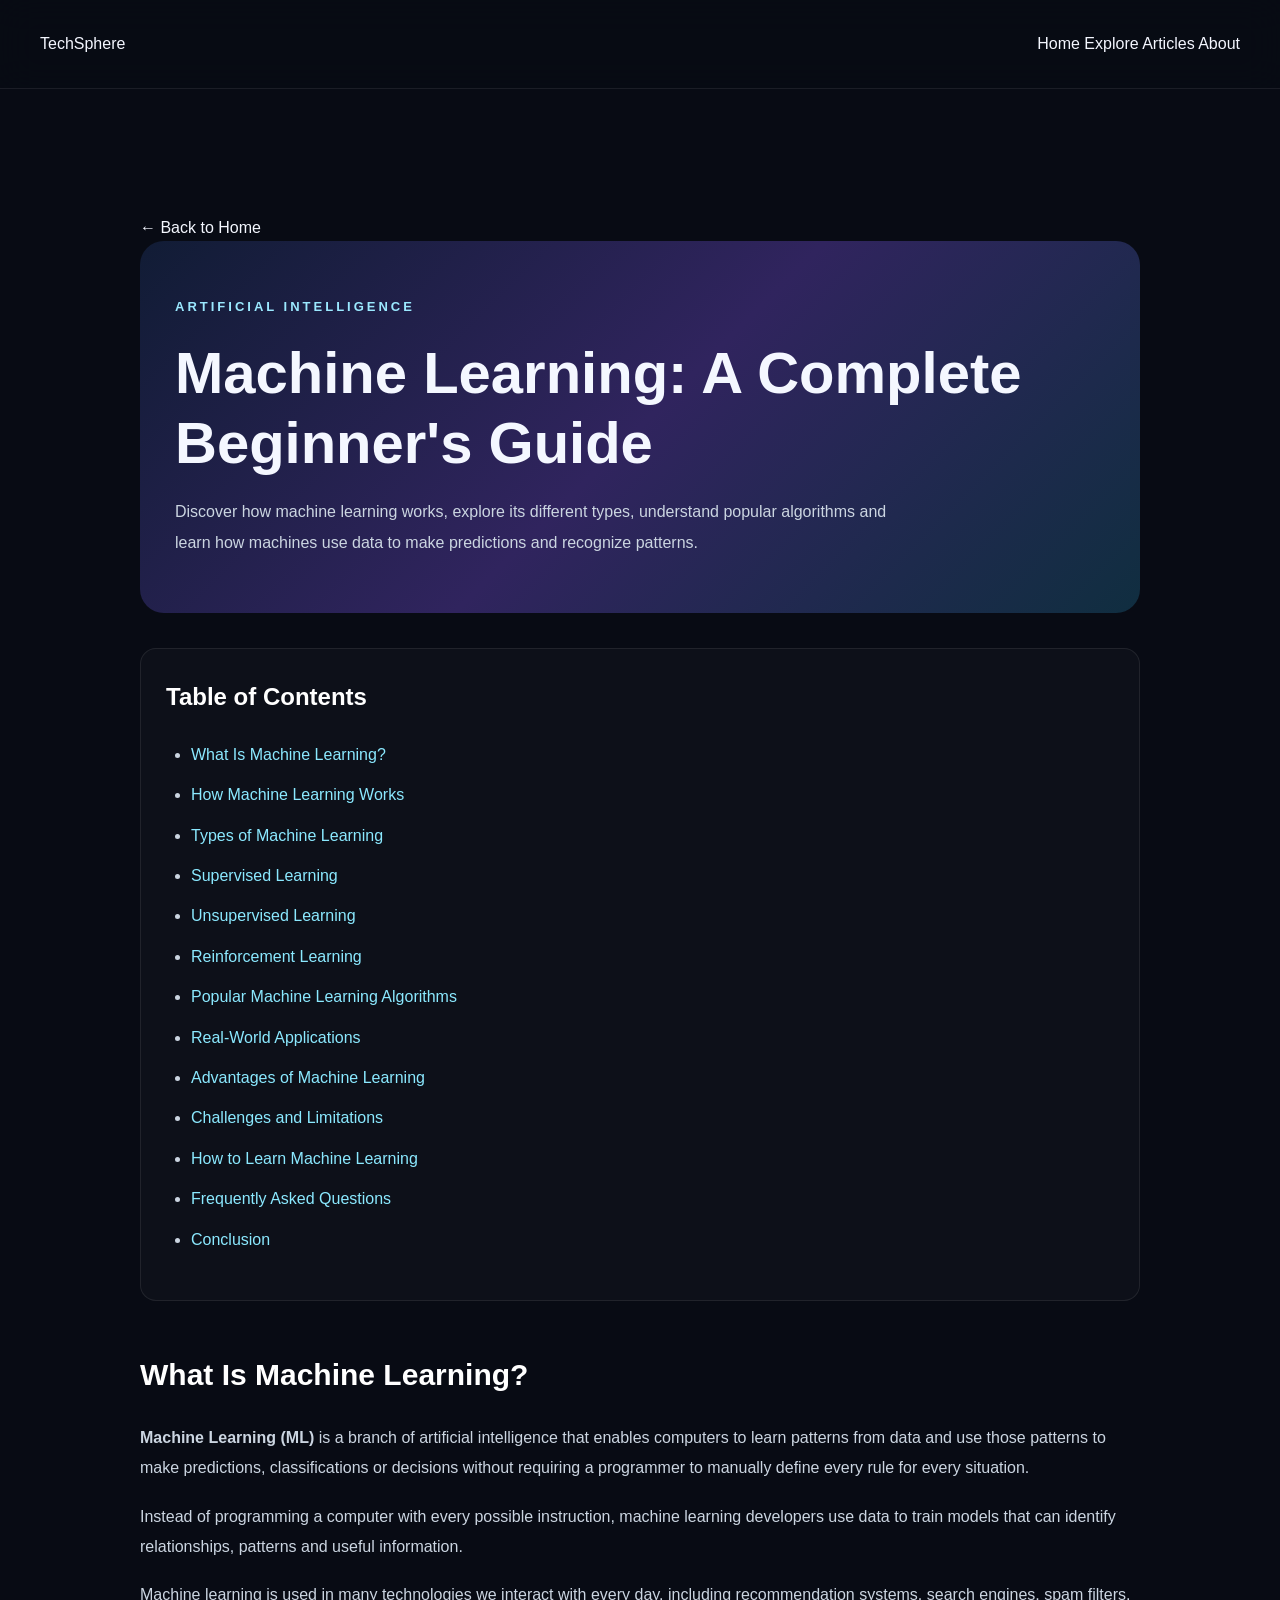
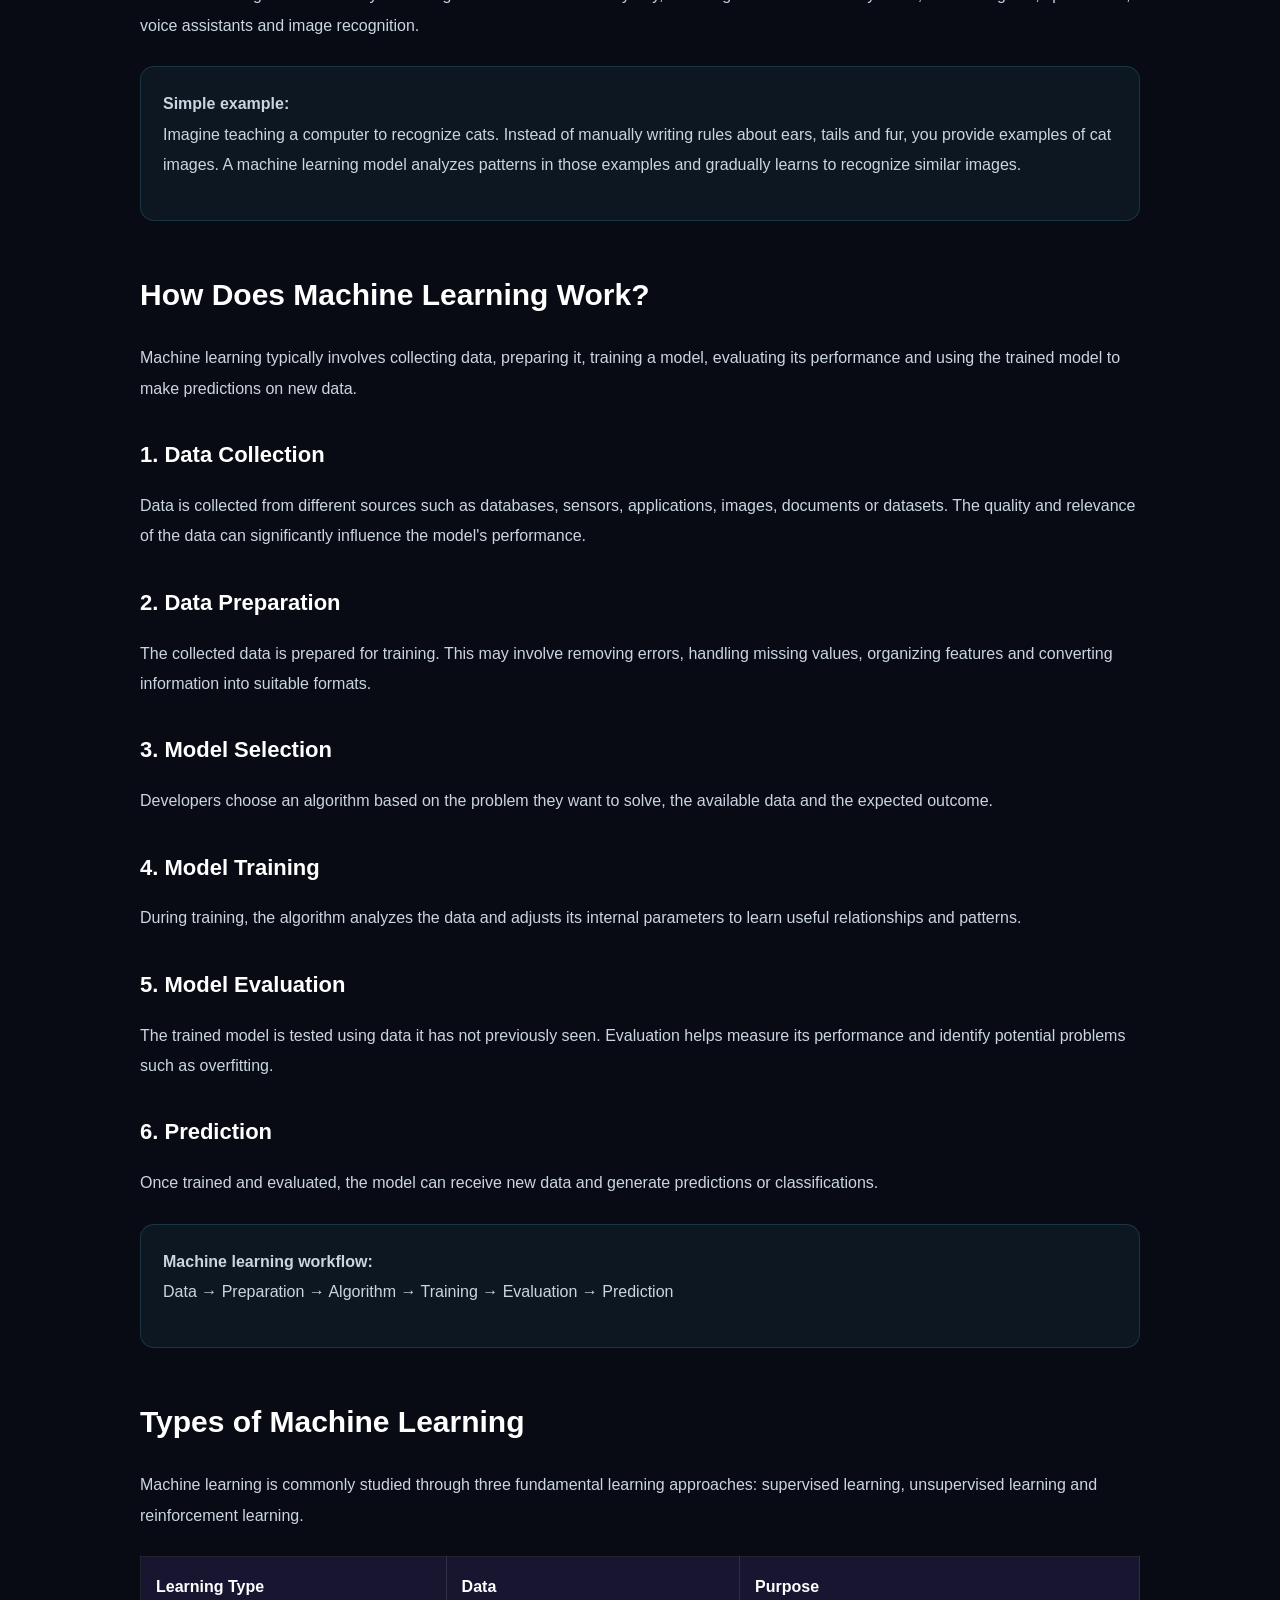
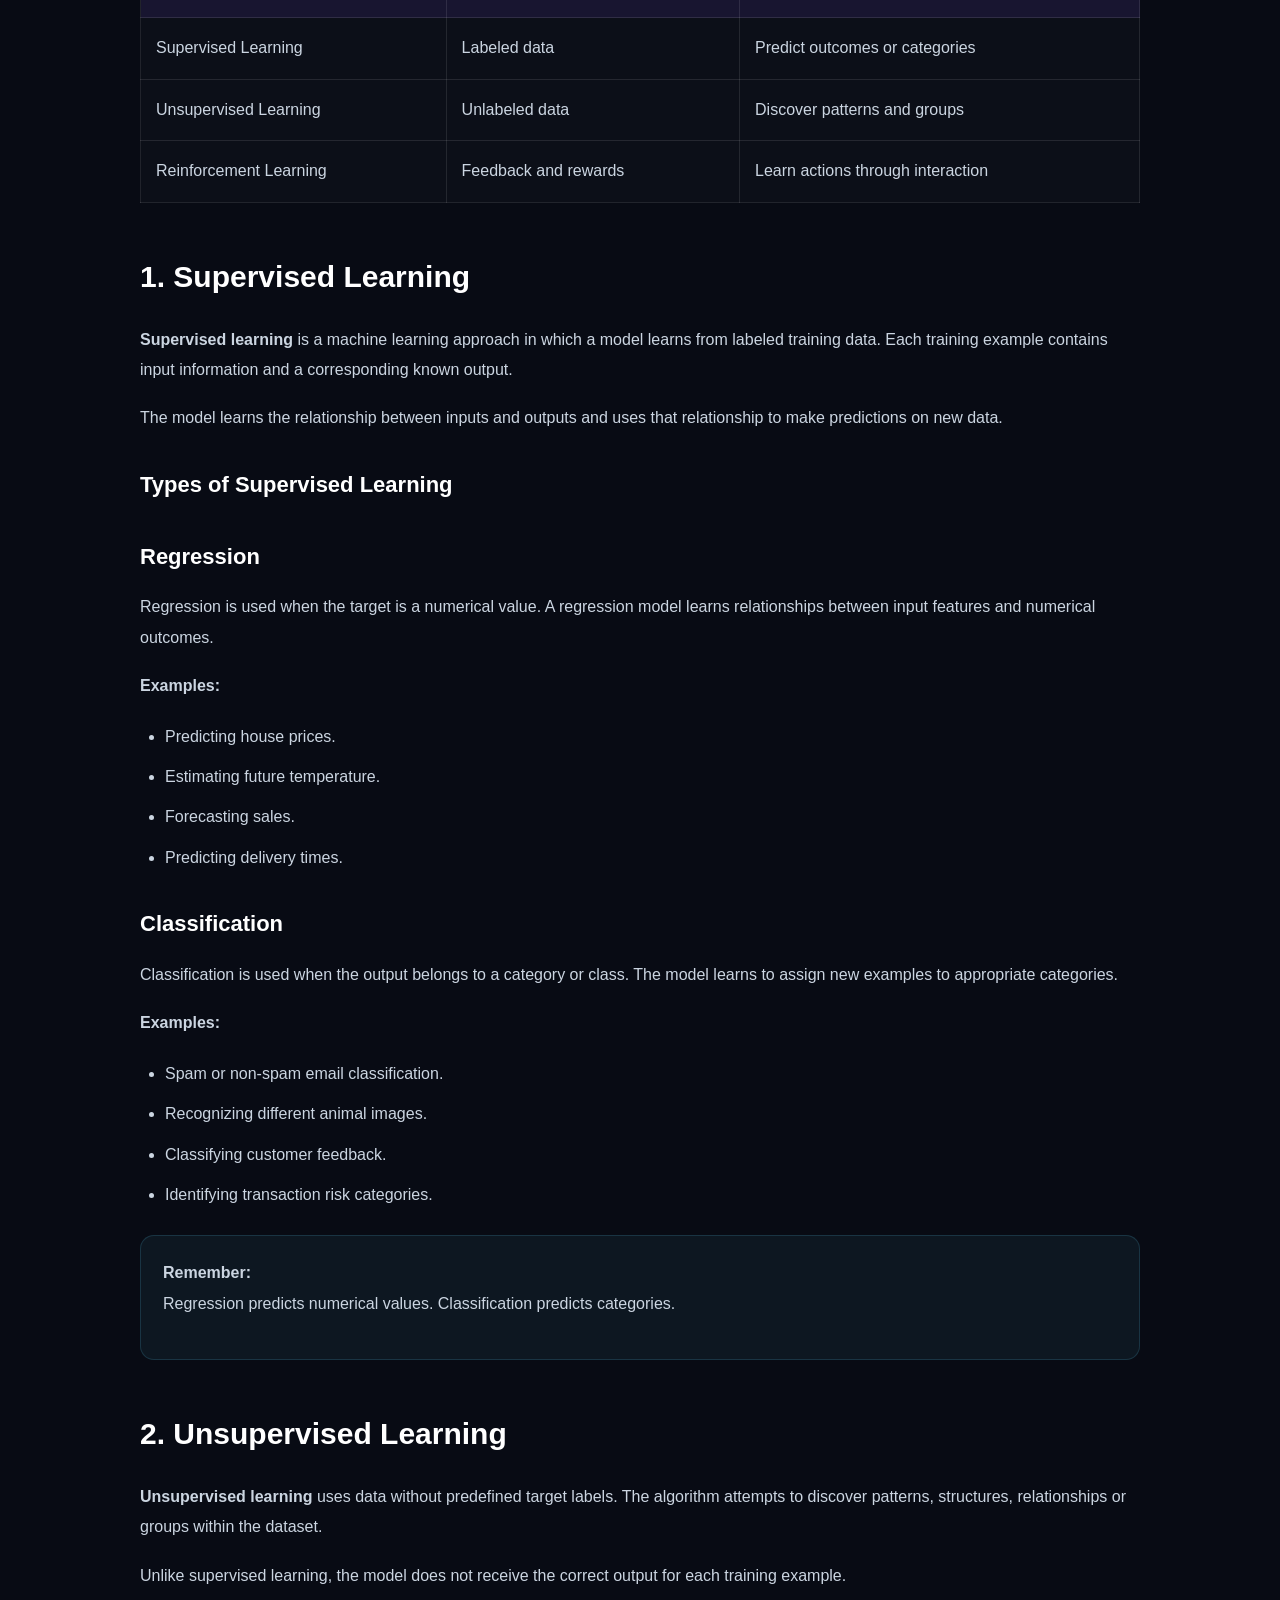
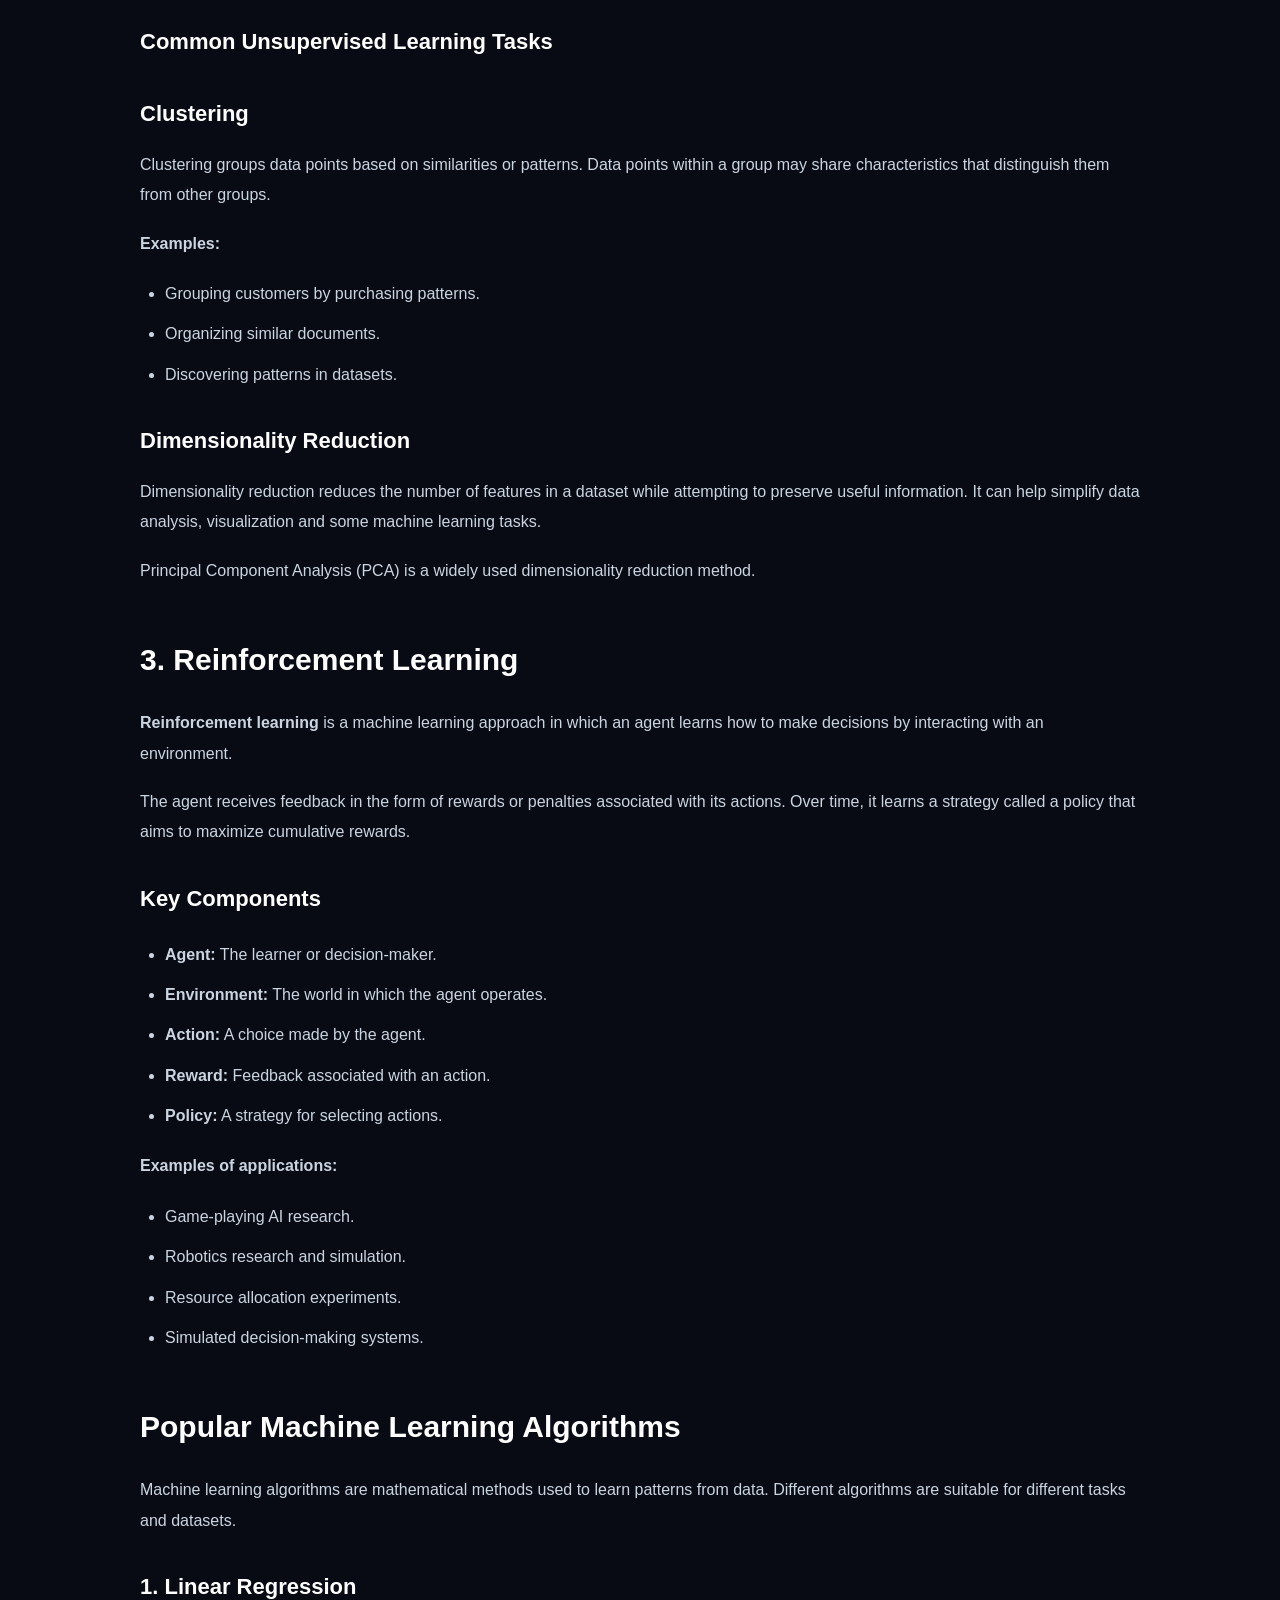
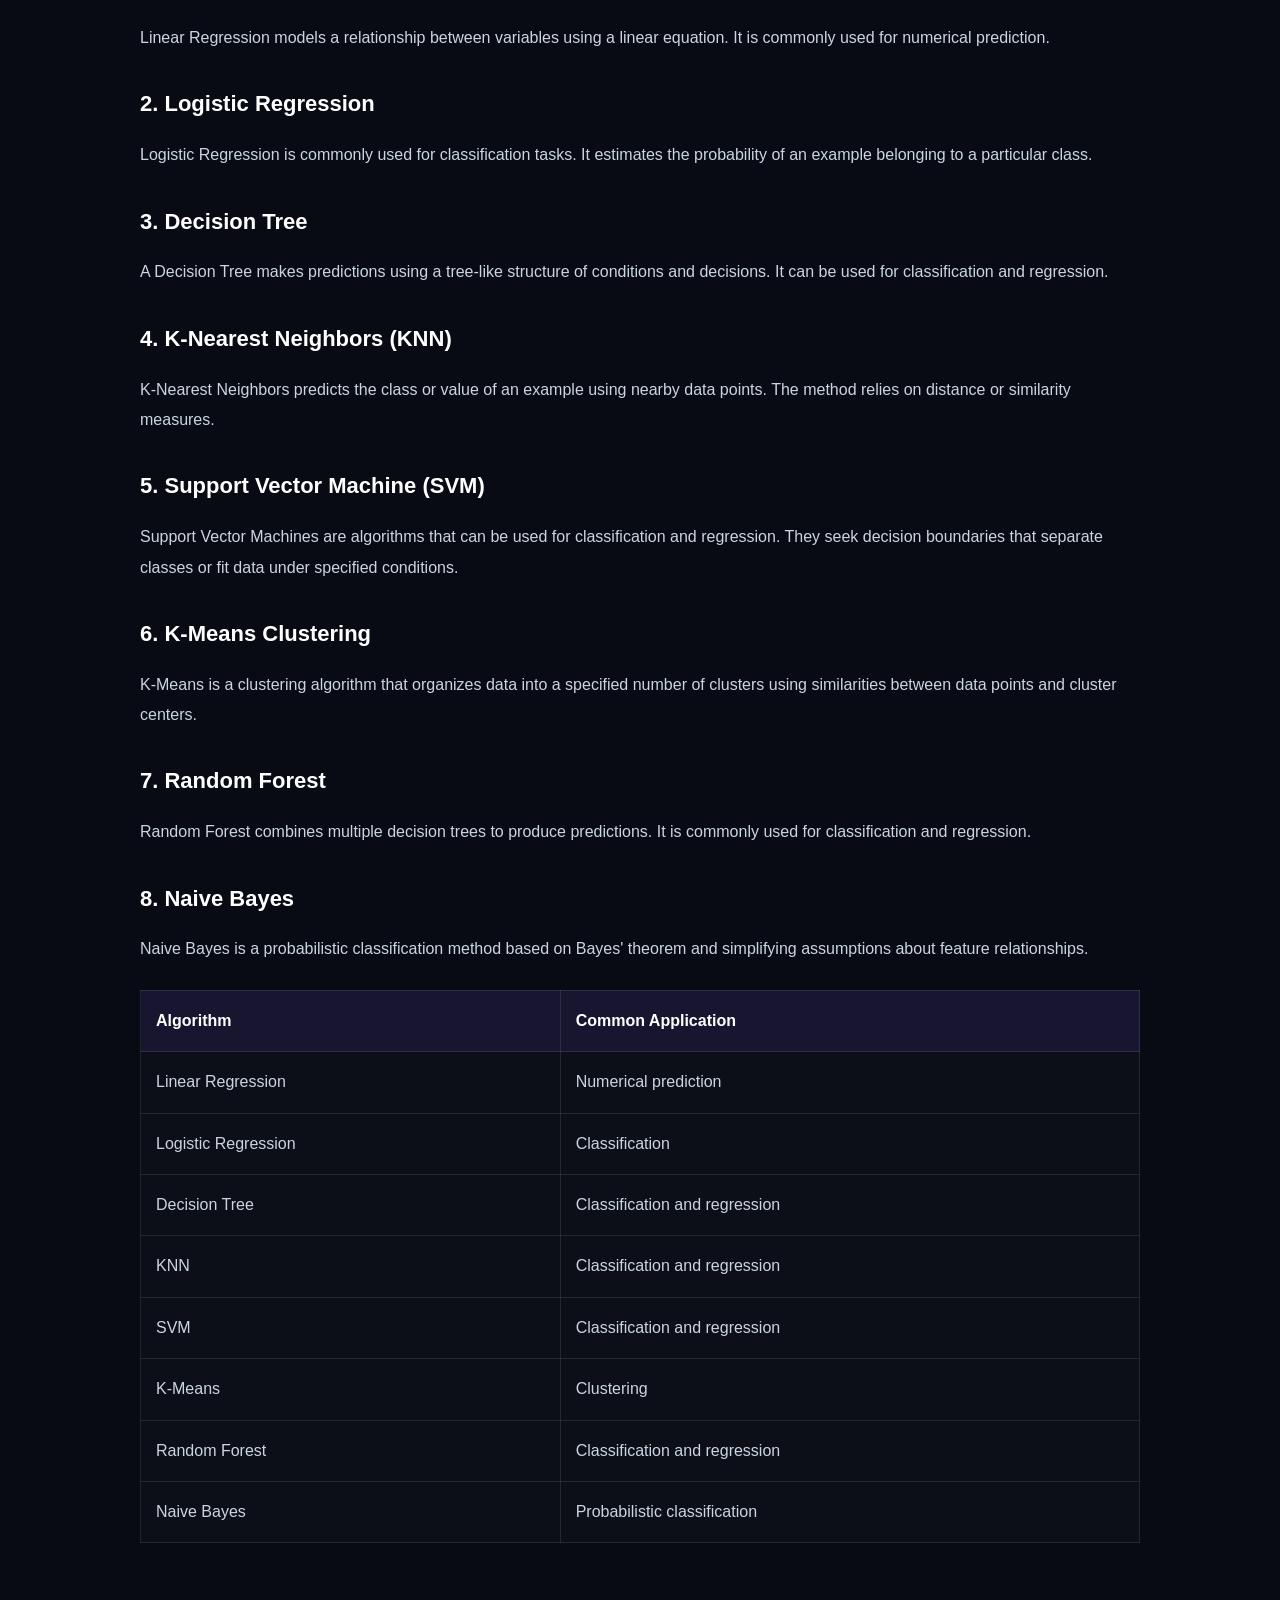
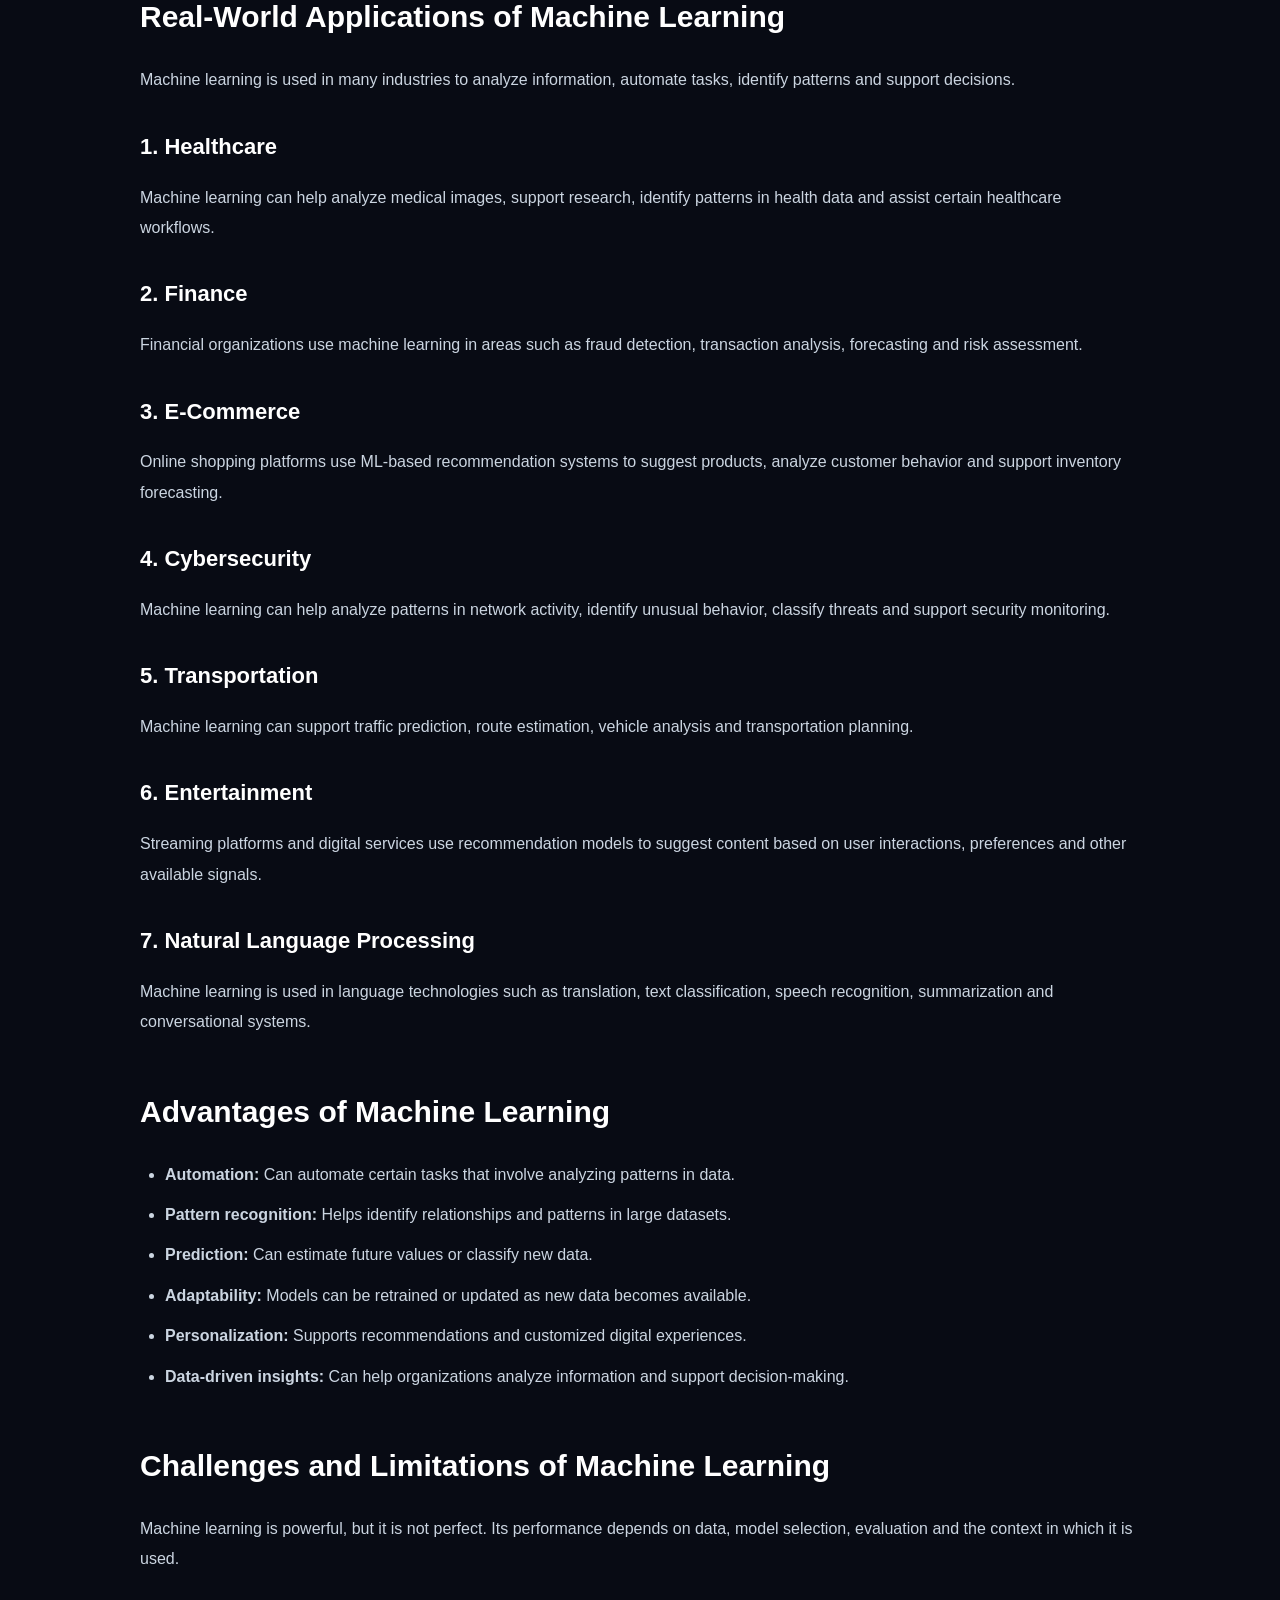
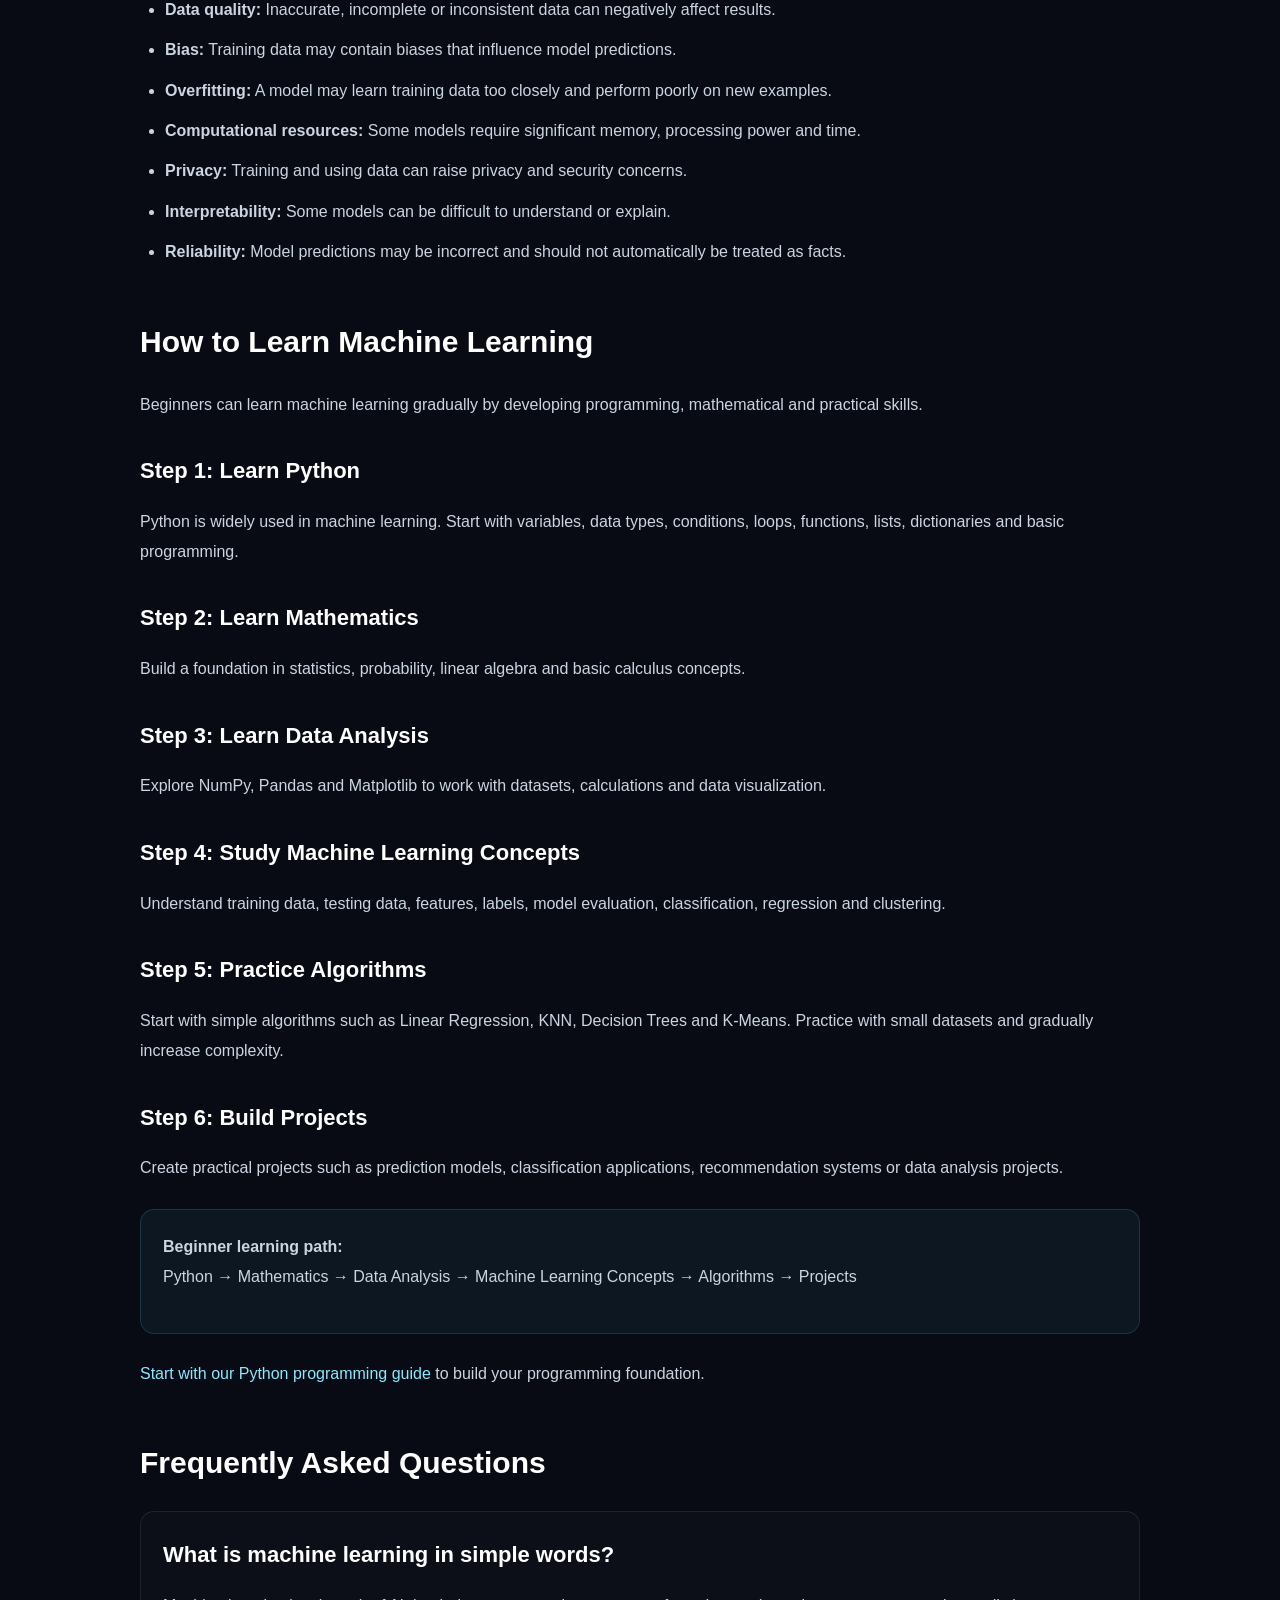
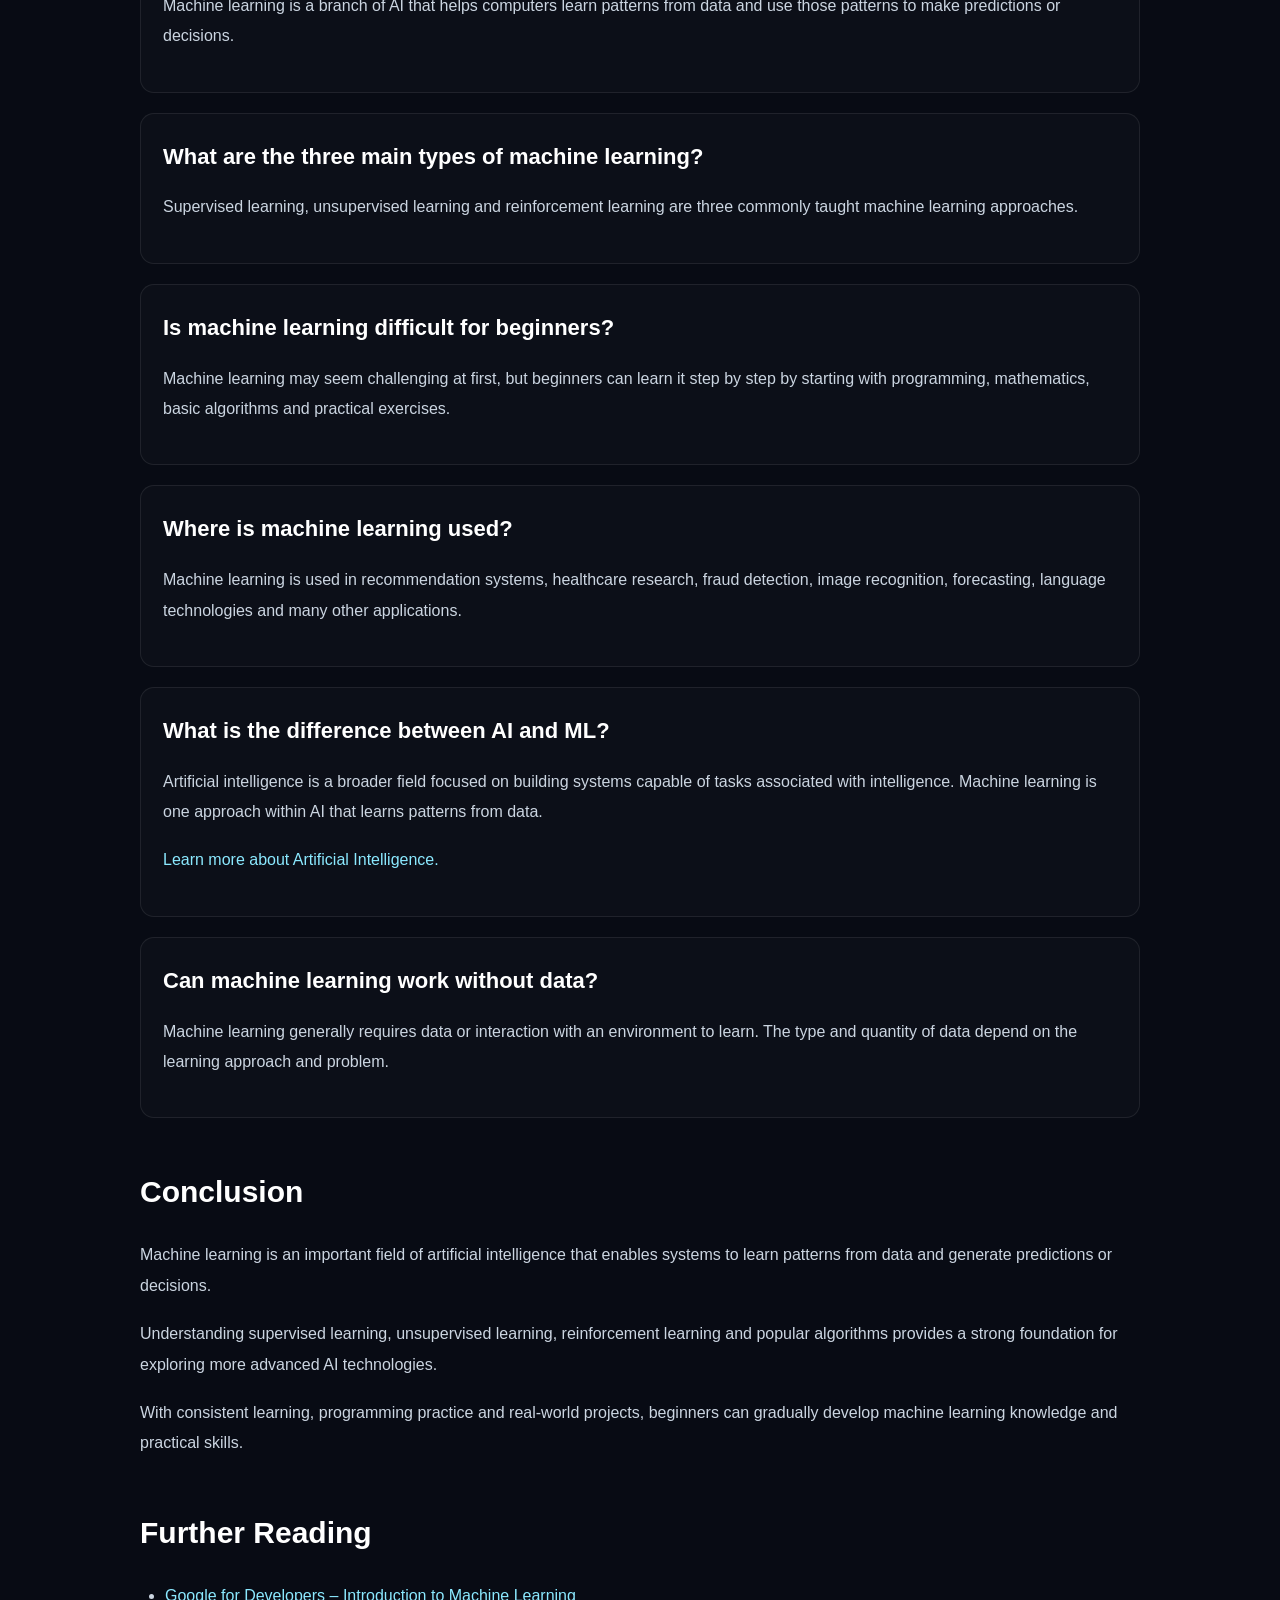
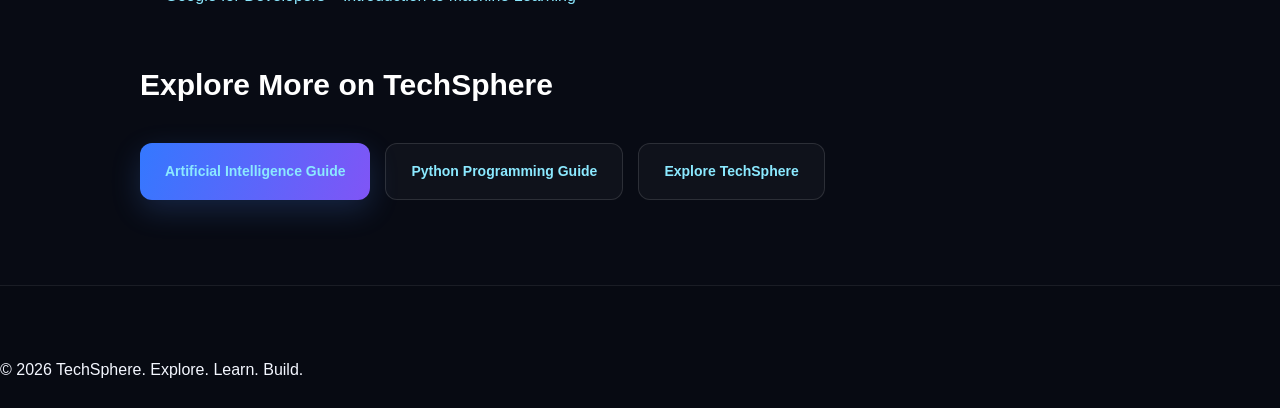
<file: machine-learning.html>
<!DOCTYPE html>
<html lang="en">
<head>
    
<!-- Google tag (gtag.js) -->
<script async src="https://www.googletagmanager.com/gtag/js?id=G-VQDR2KQS33"></script>
<script>
  window.dataLayer = window.dataLayer || [];
  function gtag(){dataLayer.push(arguments);}
  gtag('js', new Date());
  gtag('config', 'G-VQDR2KQS33');
</script>

    <meta charset="UTF-8">
    <meta name="viewport" content="width=device-width, initial-scale=1.0">

    <!-- SEO -->
    <title>Machine Learning Guide for Beginners | TechSphere</title>
    <meta name="description" content="Learn machine learning from scratch. Explore ML concepts, supervised learning, unsupervised learning, reinforcement learning, algorithms, applications and examples.">
    <meta name="keywords" content="machine learning, machine learning for beginners, what is machine learning, ML algorithms, supervised learning, unsupervised learning, reinforcement learning, AI, machine learning guide">
    <meta name="author" content="TechSphere">
    <meta name="robots" content="index, follow">
    <meta name="theme-color" content="#0b1120">

    <!-- Canonical -->
    <link rel="canonical" href="https://budenshas.github.io/TechSphere/machine-learning.html">

    <!-- Open Graph -->
    <meta property="og:type" content="article">
    <meta property="og:title" content="Machine Learning Guide for Beginners | TechSphere">
    <meta property="og:description" content="Understand machine learning, its types, algorithms, real-world applications and how ML models learn from data.">
    <meta property="og:url" content="https://budenshas.github.io/TechSphere/machine-learning.html">
    <meta property="og:site_name" content="TechSphere">

    <!-- Twitter -->
    <meta name="twitter:card" content="summary">
    <meta name="twitter:title" content="Machine Learning Guide for Beginners | TechSphere">
    <meta name="twitter:description" content="Explore machine learning fundamentals, types, algorithms, examples and applications.">

    <!-- Structured Data -->
    <script type="application/ld+json">
    {
        "@context": "https://schema.org",
        "@type": "Article",
        "headline": "Machine Learning Guide for Beginners",
        "description": "A beginner-friendly guide to machine learning, its types, algorithms, applications and fundamental concepts.",
        "author": {
            "@type": "Organization",
            "name": "TechSphere"
        },
        "publisher": {
            "@type": "Organization",
            "name": "TechSphere",
            "url": "https://budenshas.github.io/TechSphere/"
        },
        "mainEntityOfPage": "https://budenshas.github.io/TechSphere/machine-learning.html",
        "dateModified": "2026-11-23"
    }
    </script>

    <!-- FAQ Structured Data -->
    <script type="application/ld+json">
    {
        "@context": "https://schema.org",
        "@type": "FAQPage",
        "mainEntity": [
            {
                "@type": "Question",
                "name": "What is machine learning in simple words?",
                "acceptedAnswer": {
                    "@type": "Answer",
                    "text": "Machine learning is a branch of artificial intelligence that allows computers to learn patterns from data and use those patterns to make predictions or decisions."
                }
            },
            {
                "@type": "Question",
                "name": "What are the three main types of machine learning?",
                "acceptedAnswer": {
                    "@type": "Answer",
                    "text": "The three commonly taught types of machine learning are supervised learning, unsupervised learning and reinforcement learning."
                }
            },
            {
                "@type": "Question",
                "name": "Is machine learning difficult for beginners?",
                "acceptedAnswer": {
                    "@type": "Answer",
                    "text": "Machine learning can be learned gradually. Beginners can start with Python, basic statistics, data concepts and simple algorithms before exploring advanced models."
                }
            },
            {
                "@type": "Question",
                "name": "Where is machine learning used?",
                "acceptedAnswer": {
                    "@type": "Answer",
                    "text": "Machine learning is used in recommendation systems, fraud detection, image recognition, speech recognition, healthcare research, forecasting and many other applications."
                }
            },
            {
                "@type": "Question",
                "name": "What is the difference between AI and machine learning?",
                "acceptedAnswer": {
                    "@type": "Answer",
                    "text": "Artificial intelligence is the broader field of building systems that perform tasks associated with intelligence. Machine learning is one approach within AI that learns patterns from data."
                }
            }
        ]
    }
    </script>

    <link rel="stylesheet" href="style.css">

    <style>
        .ml-page {
            max-width: 1050px;
            margin: 100px auto 60px;
            padding: 25px;
        }

        .ml-hero {
            padding: 55px 35px;
            border-radius: 24px;
            background: linear-gradient(135deg,#111c35,#30245e,#102e40);
            margin-bottom: 35px;
        }

        .ml-label {
            color: #9be9ff;
            text-transform: uppercase;
            letter-spacing: 3px;
            font-size: 13px;
            font-weight: 700;
        }

        .ml-hero h1 {
            font-size: clamp(36px,5vw,58px);
            line-height: 1.2;
            margin: 20px 0;
        }

        .ml-hero p {
            color: #cbd5e1;
            line-height: 1.9;
            max-width: 750px;
        }

        .ml-content {
            color: #cbd5e1;
            line-height: 1.9;
        }

        .ml-content h2 {
            color: white;
            font-size: 30px;
            margin-top: 45px;
            margin-bottom: 20px;
        }

        .ml-content h3 {
            color: white;
            font-size: 22px;
            margin-top: 30px;
            margin-bottom: 15px;
        }

        .ml-content p {
            margin-bottom: 18px;
        }

        .ml-content ul,
        .ml-content ol {
            padding-left: 25px;
            margin: 20px 0;
        }

        .ml-content li {
            margin-bottom: 10px;
        }

        .ml-content a {
            color: #8be9ff;
        }

        .ml-content code {
            color: #a5e3ff;
        }

        .ml-content pre {
            overflow-x: auto;
            padding: 22px;
            border-radius: 14px;
            background: #0a1020;
            border: 1px solid rgba(255,255,255,0.08);
            margin: 22px 0;
            line-height: 1.7;
        }

        .ml-note {
            padding: 22px;
            border-radius: 14px;
            background: rgba(96,217,255,0.06);
            border: 1px solid rgba(96,217,255,0.15);
            margin: 25px 0;
        }

        .ml-toc {
            padding: 25px;
            background: rgba(255,255,255,0.025);
            border: 1px solid rgba(255,255,255,0.08);
            border-radius: 16px;
            margin: 30px 0;
        }

        .ml-toc h2 {
            margin-top: 0;
            font-size: 24px;
        }

        .ml-toc ul {
            padding-left: 25px;
        }

        .ml-toc a {
            text-decoration: none;
        }

        .ml-toc a:hover {
            text-decoration: underline;
        }

        .ml-table-wrap {
            overflow-x: auto;
            margin: 25px 0;
        }

        .ml-content table {
            width: 100%;
            border-collapse: collapse;
            min-width: 550px;
        }

        .ml-content th,
        .ml-content td {
            text-align: left;
            padding: 15px;
            border: 1px solid rgba(255,255,255,0.1);
        }

        .ml-content th {
            background: rgba(139,92,246,0.12);
            color: white;
        }

        .ml-content td {
            background: rgba(255,255,255,0.015);
        }

        .ml-faq {
            padding: 22px;
            border: 1px solid rgba(255,255,255,0.08);
            border-radius: 14px;
            background: rgba(255,255,255,0.02);
            margin: 20px 0;
        }

        .ml-faq h3 {
            margin-top: 0;
        }

        .ml-links {
            display: flex;
            flex-wrap: wrap;
            gap: 15px;
            margin-top: 30px;
        }

        @media(max-width:600px) {
            .ml-page {
                margin-top: 80px;
                padding: 15px;
            }

            .ml-hero {
                padding: 40px 22px;
            }

            .ml-content h2 {
                font-size: 26px;
            }

            .ml-content h3 {
                font-size: 20px;
            }
        }
    </style>
</head>

<body>

<header class="navbar">
    <div class="container nav-container">
        <a href="index.html" class="logo" aria-label="TechSphere Home">
            T<span>echSphere</span>
        </a>

        <nav aria-label="Main navigation">
            <a href="index.html">Home</a>
            <a href="index.html#topics">Explore</a>
            <a href="index.html#articles">Articles</a>
            <a href="about.html">About</a>
        </nav>
    </div>
</header>

<main class="ml-page">

    <a href="index.html" class="policy-back">
        &larr; Back to Home
    </a>

    <section class="ml-hero">

        <div class="ml-label">Artificial Intelligence</div>

        <h1>Machine Learning: A Complete Beginner's Guide</h1>

        <p>
            Discover how machine learning works, explore its
            different types, understand popular algorithms and
            learn how machines use data to make predictions
            and recognize patterns.
        </p>

    </section>

    <article class="ml-content">

        <section class="ml-toc">
            <h2>Table of Contents</h2>

            <ul>
                <li><a href="#what-is-ml">What Is Machine Learning?</a></li>
                <li><a href="#how-ml-works">How Machine Learning Works</a></li>
                <li><a href="#types">Types of Machine Learning</a></li>
                <li><a href="#supervised">Supervised Learning</a></li>
                <li><a href="#unsupervised">Unsupervised Learning</a></li>
                <li><a href="#reinforcement">Reinforcement Learning</a></li>
                <li><a href="#algorithms">Popular Machine Learning Algorithms</a></li>
                <li><a href="#applications">Real-World Applications</a></li>
                <li><a href="#advantages">Advantages of Machine Learning</a></li>
                <li><a href="#limitations">Challenges and Limitations</a></li>
                <li><a href="#learning-path">How to Learn Machine Learning</a></li>
                <li><a href="#faq">Frequently Asked Questions</a></li>
                <li><a href="#conclusion">Conclusion</a></li>
            </ul>
        </section>

        <!-- WHAT IS ML -->

        <section id="what-is-ml">

            <h2>What Is Machine Learning?</h2>

            <p>
                <strong>Machine Learning (ML)</strong> is a branch
                of artificial intelligence that enables computers
                to learn patterns from data and use those patterns
                to make predictions, classifications or decisions
                without requiring a programmer to manually define
                every rule for every situation.
            </p>

            <p>
                Instead of programming a computer with every
                possible instruction, machine learning developers
                use data to train models that can identify
                relationships, patterns and useful information.
            </p>

            <p>
                Machine learning is used in many technologies
                we interact with every day, including recommendation
                systems, search engines, spam filters, voice
                assistants and image recognition.
            </p>

            <div class="ml-note">
                <strong>Simple example:</strong>

                <p>
                    Imagine teaching a computer to recognize cats.
                    Instead of manually writing rules about
                    ears, tails and fur, you provide examples
                    of cat images. A machine learning model
                    analyzes patterns in those examples and
                    gradually learns to recognize similar images.
                </p>
            </div>

        </section>

        <!-- HOW ML WORKS -->

        <section id="how-ml-works">

            <h2>How Does Machine Learning Work?</h2>

            <p>
                Machine learning typically involves collecting
                data, preparing it, training a model, evaluating
                its performance and using the trained model
                to make predictions on new data.
            </p>

            <h3>1. Data Collection</h3>

            <p>
                Data is collected from different sources such
                as databases, sensors, applications, images,
                documents or datasets. The quality and
                relevance of the data can significantly
                influence the model's performance.
            </p>

            <h3>2. Data Preparation</h3>

            <p>
                The collected data is prepared for training.
                This may involve removing errors, handling
                missing values, organizing features and
                converting information into suitable formats.
            </p>

            <h3>3. Model Selection</h3>

            <p>
                Developers choose an algorithm based on
                the problem they want to solve, the available
                data and the expected outcome.
            </p>

            <h3>4. Model Training</h3>

            <p>
                During training, the algorithm analyzes
                the data and adjusts its internal parameters
                to learn useful relationships and patterns.
            </p>

            <h3>5. Model Evaluation</h3>

            <p>
                The trained model is tested using data it
                has not previously seen. Evaluation helps
                measure its performance and identify
                potential problems such as overfitting.
            </p>

            <h3>6. Prediction</h3>

            <p>
                Once trained and evaluated, the model
                can receive new data and generate
                predictions or classifications.
            </p>

            <div class="ml-note">
                <strong>Machine learning workflow:</strong>

                <p>
                    Data → Preparation → Algorithm →
                    Training → Evaluation → Prediction
                </p>
            </div>

        </section>

        <!-- TYPES -->

        <section id="types">

            <h2>Types of Machine Learning</h2>

            <p>
                Machine learning is commonly studied through
                three fundamental learning approaches:
                supervised learning, unsupervised learning
                and reinforcement learning.
            </p>

            <div class="ml-table-wrap">
                <table>
                    <thead>
                        <tr>
                            <th>Learning Type</th>
                            <th>Data</th>
                            <th>Purpose</th>
                        </tr>
                    </thead>

                    <tbody>
                        <tr>
                            <td>Supervised Learning</td>
                            <td>Labeled data</td>
                            <td>Predict outcomes or categories</td>
                        </tr>

                        <tr>
                            <td>Unsupervised Learning</td>
                            <td>Unlabeled data</td>
                            <td>Discover patterns and groups</td>
                        </tr>

                        <tr>
                            <td>Reinforcement Learning</td>
                            <td>Feedback and rewards</td>
                            <td>Learn actions through interaction</td>
                        </tr>
                    </tbody>
                </table>
            </div>

        </section>

        <!-- SUPERVISED -->

        <section id="supervised">

            <h2>1. Supervised Learning</h2>

            <p>
                <strong>Supervised learning</strong> is a
                machine learning approach in which a model
                learns from labeled training data. Each
                training example contains input information
                and a corresponding known output.
            </p>

            <p>
                The model learns the relationship between
                inputs and outputs and uses that relationship
                to make predictions on new data.
            </p>

            <h3>Types of Supervised Learning</h3>

            <h3>Regression</h3>

            <p>
                Regression is used when the target is a
                numerical value. A regression model learns
                relationships between input features and
                numerical outcomes.
            </p>

            <p><strong>Examples:</strong></p>

            <ul>
                <li>Predicting house prices.</li>
                <li>Estimating future temperature.</li>
                <li>Forecasting sales.</li>
                <li>Predicting delivery times.</li>
            </ul>

            <h3>Classification</h3>

            <p>
                Classification is used when the output
                belongs to a category or class. The model
                learns to assign new examples to
                appropriate categories.
            </p>

            <p><strong>Examples:</strong></p>

            <ul>
                <li>Spam or non-spam email classification.</li>
                <li>Recognizing different animal images.</li>
                <li>Classifying customer feedback.</li>
                <li>Identifying transaction risk categories.</li>
            </ul>

            <div class="ml-note">
                <strong>Remember:</strong>

                <p>
                    Regression predicts numerical values.
                    Classification predicts categories.
                </p>
            </div>

        </section>

        <!-- UNSUPERVISED -->

        <section id="unsupervised">

            <h2>2. Unsupervised Learning</h2>

            <p>
                <strong>Unsupervised learning</strong> uses
                data without predefined target labels.
                The algorithm attempts to discover patterns,
                structures, relationships or groups
                within the dataset.
            </p>

            <p>
                Unlike supervised learning, the model
                does not receive the correct output
                for each training example.
            </p>

            <h3>Common Unsupervised Learning Tasks</h3>

            <h3>Clustering</h3>

            <p>
                Clustering groups data points based on
                similarities or patterns. Data points
                within a group may share characteristics
                that distinguish them from other groups.
            </p>

            <p><strong>Examples:</strong></p>

            <ul>
                <li>Grouping customers by purchasing patterns.</li>
                <li>Organizing similar documents.</li>
                <li>Discovering patterns in datasets.</li>
            </ul>

            <h3>Dimensionality Reduction</h3>

            <p>
                Dimensionality reduction reduces the
                number of features in a dataset while
                attempting to preserve useful information.
                It can help simplify data analysis,
                visualization and some machine learning tasks.
            </p>

            <p>
                Principal Component Analysis (PCA) is
                a widely used dimensionality reduction method.
            </p>

        </section>

        <!-- REINFORCEMENT -->

        <section id="reinforcement">

            <h2>3. Reinforcement Learning</h2>

            <p>
                <strong>Reinforcement learning</strong>
                is a machine learning approach in which
                an agent learns how to make decisions
                by interacting with an environment.
            </p>

            <p>
                The agent receives feedback in the form
                of rewards or penalties associated with
                its actions. Over time, it learns a
                strategy called a policy that aims
                to maximize cumulative rewards.
            </p>

            <h3>Key Components</h3>

            <ul>
                <li><strong>Agent:</strong> The learner or decision-maker.</li>
                <li><strong>Environment:</strong> The world in which the agent operates.</li>
                <li><strong>Action:</strong> A choice made by the agent.</li>
                <li><strong>Reward:</strong> Feedback associated with an action.</li>
                <li><strong>Policy:</strong> A strategy for selecting actions.</li>
            </ul>

            <p><strong>Examples of applications:</strong></p>

            <ul>
                <li>Game-playing AI research.</li>
                <li>Robotics research and simulation.</li>
                <li>Resource allocation experiments.</li>
                <li>Simulated decision-making systems.</li>
            </ul>

        </section>

        <!-- ALGORITHMS -->

        <section id="algorithms">

            <h2>Popular Machine Learning Algorithms</h2>

            <p>
                Machine learning algorithms are mathematical
                methods used to learn patterns from data.
                Different algorithms are suitable
                for different tasks and datasets.
            </p>

            <h3>1. Linear Regression</h3>

            <p>
                Linear Regression models a relationship
                between variables using a linear equation.
                It is commonly used for numerical prediction.
            </p>

            <h3>2. Logistic Regression</h3>

            <p>
                Logistic Regression is commonly used
                for classification tasks. It estimates
                the probability of an example belonging
                to a particular class.
            </p>

            <h3>3. Decision Tree</h3>

            <p>
                A Decision Tree makes predictions using
                a tree-like structure of conditions
                and decisions. It can be used for
                classification and regression.
            </p>

            <h3>4. K-Nearest Neighbors (KNN)</h3>

            <p>
                K-Nearest Neighbors predicts the class
                or value of an example using nearby
                data points. The method relies on
                distance or similarity measures.
            </p>

            <h3>5. Support Vector Machine (SVM)</h3>

            <p>
                Support Vector Machines are algorithms
                that can be used for classification
                and regression. They seek decision
                boundaries that separate classes
                or fit data under specified conditions.
            </p>

            <h3>6. K-Means Clustering</h3>

            <p>
                K-Means is a clustering algorithm
                that organizes data into a specified
                number of clusters using similarities
                between data points and cluster centers.
            </p>

            <h3>7. Random Forest</h3>

            <p>
                Random Forest combines multiple
                decision trees to produce predictions.
                It is commonly used for classification
                and regression.
            </p>

            <h3>8. Naive Bayes</h3>

            <p>
                Naive Bayes is a probabilistic
                classification method based on
                Bayes' theorem and simplifying
                assumptions about feature relationships.
            </p>

            <div class="ml-table-wrap">
                <table>
                    <thead>
                        <tr>
                            <th>Algorithm</th>
                            <th>Common Application</th>
                        </tr>
                    </thead>

                    <tbody>
                        <tr>
                            <td>Linear Regression</td>
                            <td>Numerical prediction</td>
                        </tr>

                        <tr>
                            <td>Logistic Regression</td>
                            <td>Classification</td>
                        </tr>

                        <tr>
                            <td>Decision Tree</td>
                            <td>Classification and regression</td>
                        </tr>

                        <tr>
                            <td>KNN</td>
                            <td>Classification and regression</td>
                        </tr>

                        <tr>
                            <td>SVM</td>
                            <td>Classification and regression</td>
                        </tr>

                        <tr>
                            <td>K-Means</td>
                            <td>Clustering</td>
                        </tr>

                        <tr>
                            <td>Random Forest</td>
                            <td>Classification and regression</td>
                        </tr>

                        <tr>
                            <td>Naive Bayes</td>
                            <td>Probabilistic classification</td>
                        </tr>
                    </tbody>
                </table>
            </div>

        </section>

        <!-- APPLICATIONS -->

        <section id="applications">

            <h2>Real-World Applications of Machine Learning</h2>

            <p>
                Machine learning is used in many industries
                to analyze information, automate tasks,
                identify patterns and support decisions.
            </p>

            <h3>1. Healthcare</h3>

            <p>
                Machine learning can help analyze medical
                images, support research, identify patterns
                in health data and assist certain
                healthcare workflows.
            </p>

            <h3>2. Finance</h3>

            <p>
                Financial organizations use machine learning
                in areas such as fraud detection,
                transaction analysis, forecasting
                and risk assessment.
            </p>

            <h3>3. E-Commerce</h3>

            <p>
                Online shopping platforms use ML-based
                recommendation systems to suggest products,
                analyze customer behavior and support
                inventory forecasting.
            </p>

            <h3>4. Cybersecurity</h3>

            <p>
                Machine learning can help analyze
                patterns in network activity, identify
                unusual behavior, classify threats
                and support security monitoring.
            </p>

            <h3>5. Transportation</h3>

            <p>
                Machine learning can support traffic
                prediction, route estimation, vehicle
                analysis and transportation planning.
            </p>

            <h3>6. Entertainment</h3>

            <p>
                Streaming platforms and digital services
                use recommendation models to suggest
                content based on user interactions,
                preferences and other available signals.
            </p>

            <h3>7. Natural Language Processing</h3>

            <p>
                Machine learning is used in language
                technologies such as translation,
                text classification, speech recognition,
                summarization and conversational systems.
            </p>

        </section>

        <!-- ADVANTAGES -->

        <section id="advantages">

            <h2>Advantages of Machine Learning</h2>

            <ul>
                <li>
                    <strong>Automation:</strong>
                    Can automate certain tasks that
                    involve analyzing patterns in data.
                </li>

                <li>
                    <strong>Pattern recognition:</strong>
                    Helps identify relationships and
                    patterns in large datasets.
                </li>

                <li>
                    <strong>Prediction:</strong>
                    Can estimate future values or
                    classify new data.
                </li>

                <li>
                    <strong>Adaptability:</strong>
                    Models can be retrained or updated
                    as new data becomes available.
                </li>

                <li>
                    <strong>Personalization:</strong>
                    Supports recommendations and
                    customized digital experiences.
                </li>

                <li>
                    <strong>Data-driven insights:</strong>
                    Can help organizations analyze
                    information and support decision-making.
                </li>
            </ul>

        </section>

        <!-- LIMITATIONS -->

        <section id="limitations">

            <h2>Challenges and Limitations of Machine Learning</h2>

            <p>
                Machine learning is powerful, but it
                is not perfect. Its performance depends
                on data, model selection, evaluation
                and the context in which it is used.
            </p>

            <ul>
                <li>
                    <strong>Data quality:</strong>
                    Inaccurate, incomplete or inconsistent
                    data can negatively affect results.
                </li>

                <li>
                    <strong>Bias:</strong>
                    Training data may contain biases
                    that influence model predictions.
                </li>

                <li>
                    <strong>Overfitting:</strong>
                    A model may learn training data
                    too closely and perform poorly
                    on new examples.
                </li>

                <li>
                    <strong>Computational resources:</strong>
                    Some models require significant
                    memory, processing power and time.
                </li>

                <li>
                    <strong>Privacy:</strong>
                    Training and using data can raise
                    privacy and security concerns.
                </li>

                <li>
                    <strong>Interpretability:</strong>
                    Some models can be difficult
                    to understand or explain.
                </li>

                <li>
                    <strong>Reliability:</strong>
                    Model predictions may be incorrect
                    and should not automatically
                    be treated as facts.
                </li>
            </ul>

        </section>

        <!-- LEARNING PATH -->

        <section id="learning-path">

            <h2>How to Learn Machine Learning</h2>

            <p>
                Beginners can learn machine learning
                gradually by developing programming,
                mathematical and practical skills.
            </p>

            <h3>Step 1: Learn Python</h3>

            <p>
                Python is widely used in machine learning.
                Start with variables, data types,
                conditions, loops, functions,
                lists, dictionaries and basic programming.
            </p>

            <h3>Step 2: Learn Mathematics</h3>

            <p>
                Build a foundation in statistics,
                probability, linear algebra and
                basic calculus concepts.
            </p>

            <h3>Step 3: Learn Data Analysis</h3>

            <p>
                Explore NumPy, Pandas and Matplotlib
                to work with datasets, calculations
                and data visualization.
            </p>

            <h3>Step 4: Study Machine Learning Concepts</h3>

            <p>
                Understand training data, testing data,
                features, labels, model evaluation,
                classification, regression
                and clustering.
            </p>

            <h3>Step 5: Practice Algorithms</h3>

            <p>
                Start with simple algorithms such as
                Linear Regression, KNN, Decision Trees
                and K-Means. Practice with small
                datasets and gradually increase complexity.
            </p>

            <h3>Step 6: Build Projects</h3>

            <p>
                Create practical projects such as
                prediction models, classification
                applications, recommendation systems
                or data analysis projects.
            </p>

            <div class="ml-note">
                <strong>Beginner learning path:</strong>

                <p>
                    Python → Mathematics → Data Analysis →
                    Machine Learning Concepts →
                    Algorithms → Projects
                </p>
            </div>

            <p>
                <a href="python.html">
                    Start with our Python programming guide
                </a>
                to build your programming foundation.
            </p>

        </section>

        <!-- FAQ -->

        <section id="faq">

            <h2>Frequently Asked Questions</h2>

            <div class="ml-faq">
                <h3>What is machine learning in simple words?</h3>

                <p>
                    Machine learning is a branch of AI
                    that helps computers learn patterns
                    from data and use those patterns
                    to make predictions or decisions.
                </p>
            </div>

            <div class="ml-faq">
                <h3>What are the three main types of machine learning?</h3>

                <p>
                    Supervised learning, unsupervised
                    learning and reinforcement learning
                    are three commonly taught
                    machine learning approaches.
                </p>
            </div>

            <div class="ml-faq">
                <h3>Is machine learning difficult for beginners?</h3>

                <p>
                    Machine learning may seem challenging
                    at first, but beginners can learn
                    it step by step by starting with
                    programming, mathematics, basic
                    algorithms and practical exercises.
                </p>
            </div>

            <div class="ml-faq">
                <h3>Where is machine learning used?</h3>

                <p>
                    Machine learning is used in
                    recommendation systems, healthcare
                    research, fraud detection,
                    image recognition, forecasting,
                    language technologies and many
                    other applications.
                </p>
            </div>

            <div class="ml-faq">
                <h3>What is the difference between AI and ML?</h3>

                <p>
                    Artificial intelligence is a broader
                    field focused on building systems
                    capable of tasks associated with
                    intelligence. Machine learning
                    is one approach within AI that
                    learns patterns from data.
                </p>

                <p>
                    <a href="what-is-ai.html">
                        Learn more about Artificial Intelligence.
                    </a>
                </p>
            </div>

            <div class="ml-faq">
                <h3>Can machine learning work without data?</h3>

                <p>
                    Machine learning generally requires
                    data or interaction with an
                    environment to learn. The type
                    and quantity of data depend
                    on the learning approach and problem.
                </p>
            </div>

        </section>

        <!-- CONCLUSION -->

        <section id="conclusion">

            <h2>Conclusion</h2>

            <p>
                Machine learning is an important field
                of artificial intelligence that enables
                systems to learn patterns from data
                and generate predictions or decisions.
            </p>

            <p>
                Understanding supervised learning,
                unsupervised learning, reinforcement
                learning and popular algorithms
                provides a strong foundation for
                exploring more advanced AI technologies.
            </p>

            <p>
                With consistent learning, programming
                practice and real-world projects,
                beginners can gradually develop
                machine learning knowledge
                and practical skills.
            </p>

        </section>

        <!-- REFERENCES -->

        <section>

            <h2>Further Reading</h2>

            <ul>
                <li>
                    <a href="https://developers.google.com/machine-learning/intro-to-ml/what-is-ml"
                       target="_blank"
                       rel="noopener noreferrer">
                        Google for Developers – Introduction to Machine Learning
                    </a>
                </li>
            </ul>

        </section>

        <!-- INTERNAL LINKS -->

        <section>

            <h2>Explore More on TechSphere</h2>

            <div class="ml-links">

                <a href="what-is-ai.html" class="btn btn-primary">
                    Artificial Intelligence Guide
                </a>

                <a href="python.html" class="btn btn-secondary">
                    Python Programming Guide
                </a>

                <a href="index.html" class="btn btn-secondary">
                    Explore TechSphere
                </a>

            </div>

        </section>

    </article>

</main>

<footer class="footer">
    <div class="container">
        <p>
            &copy; <span id="year"></span>
            TechSphere. Explore. Learn. Build.
        </p>
    </div>
</footer>

<script src="script.js"></script>

</body>
</html>
</file>
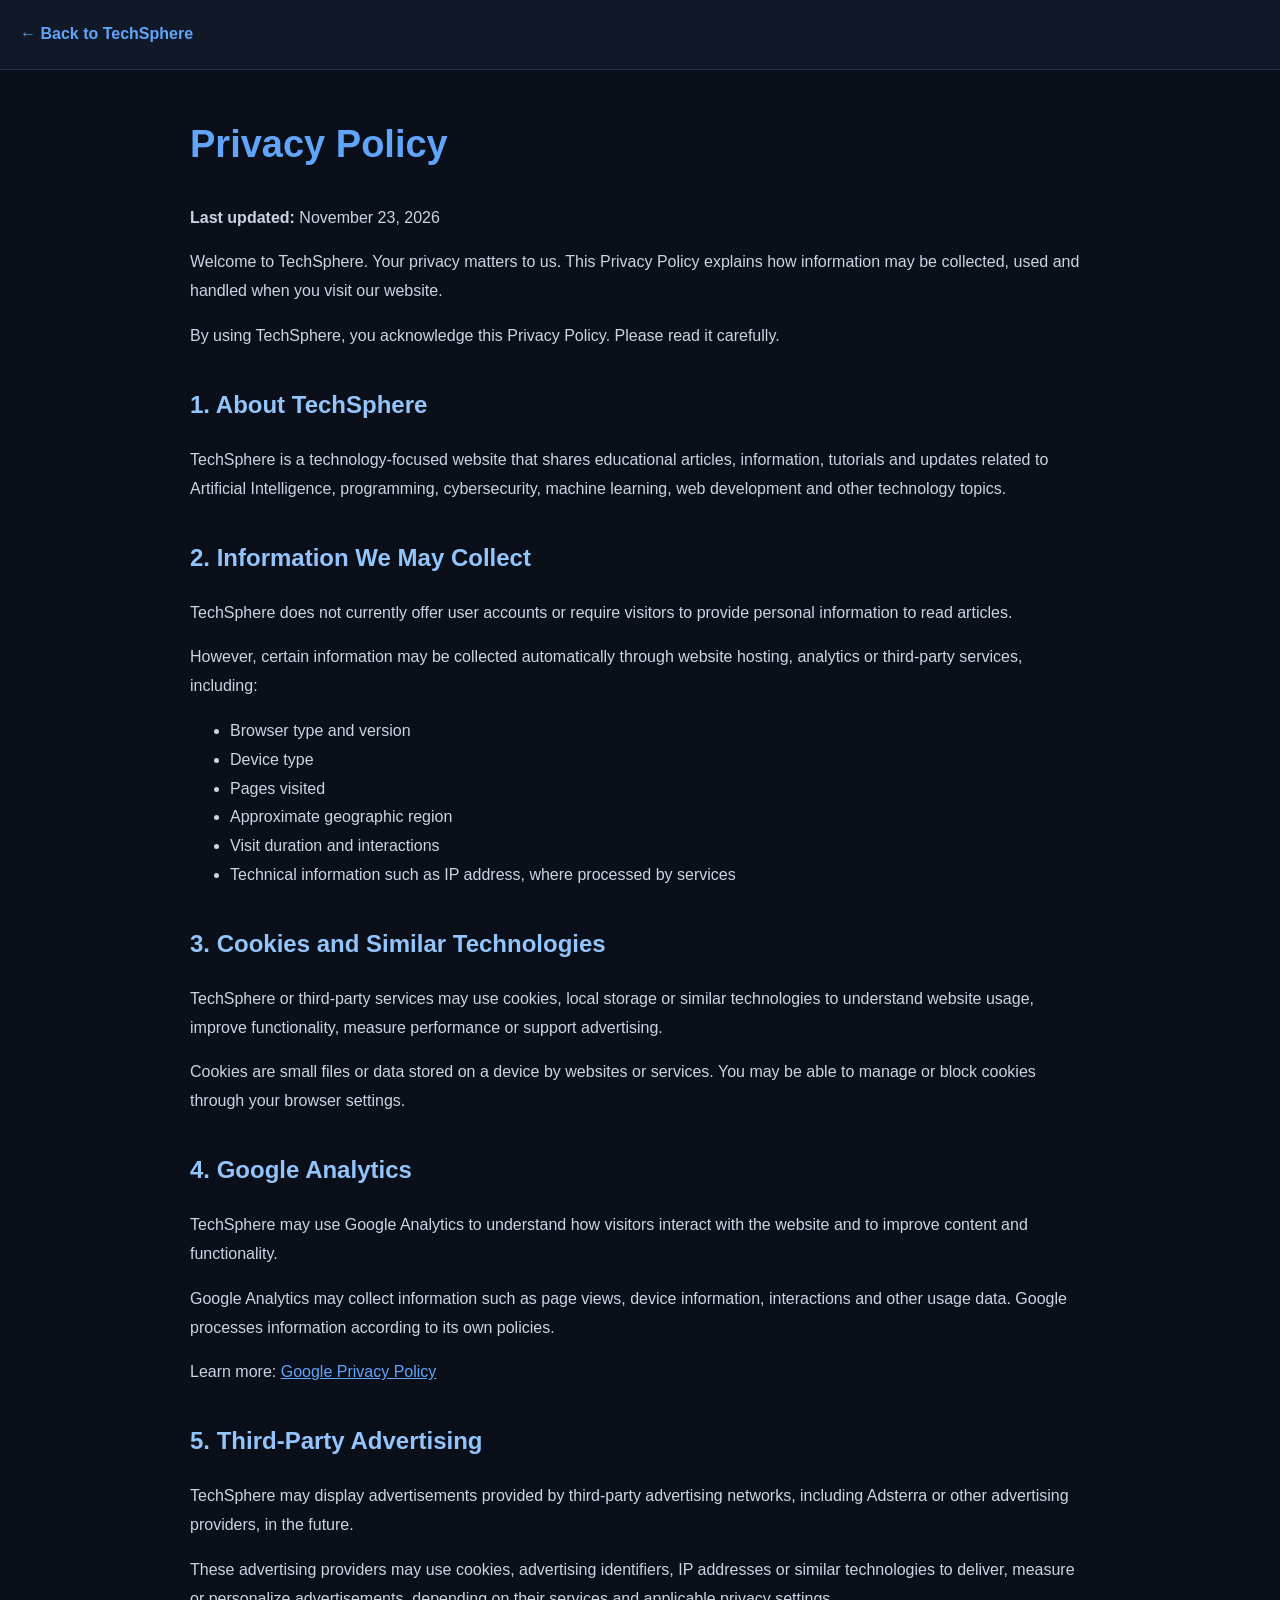
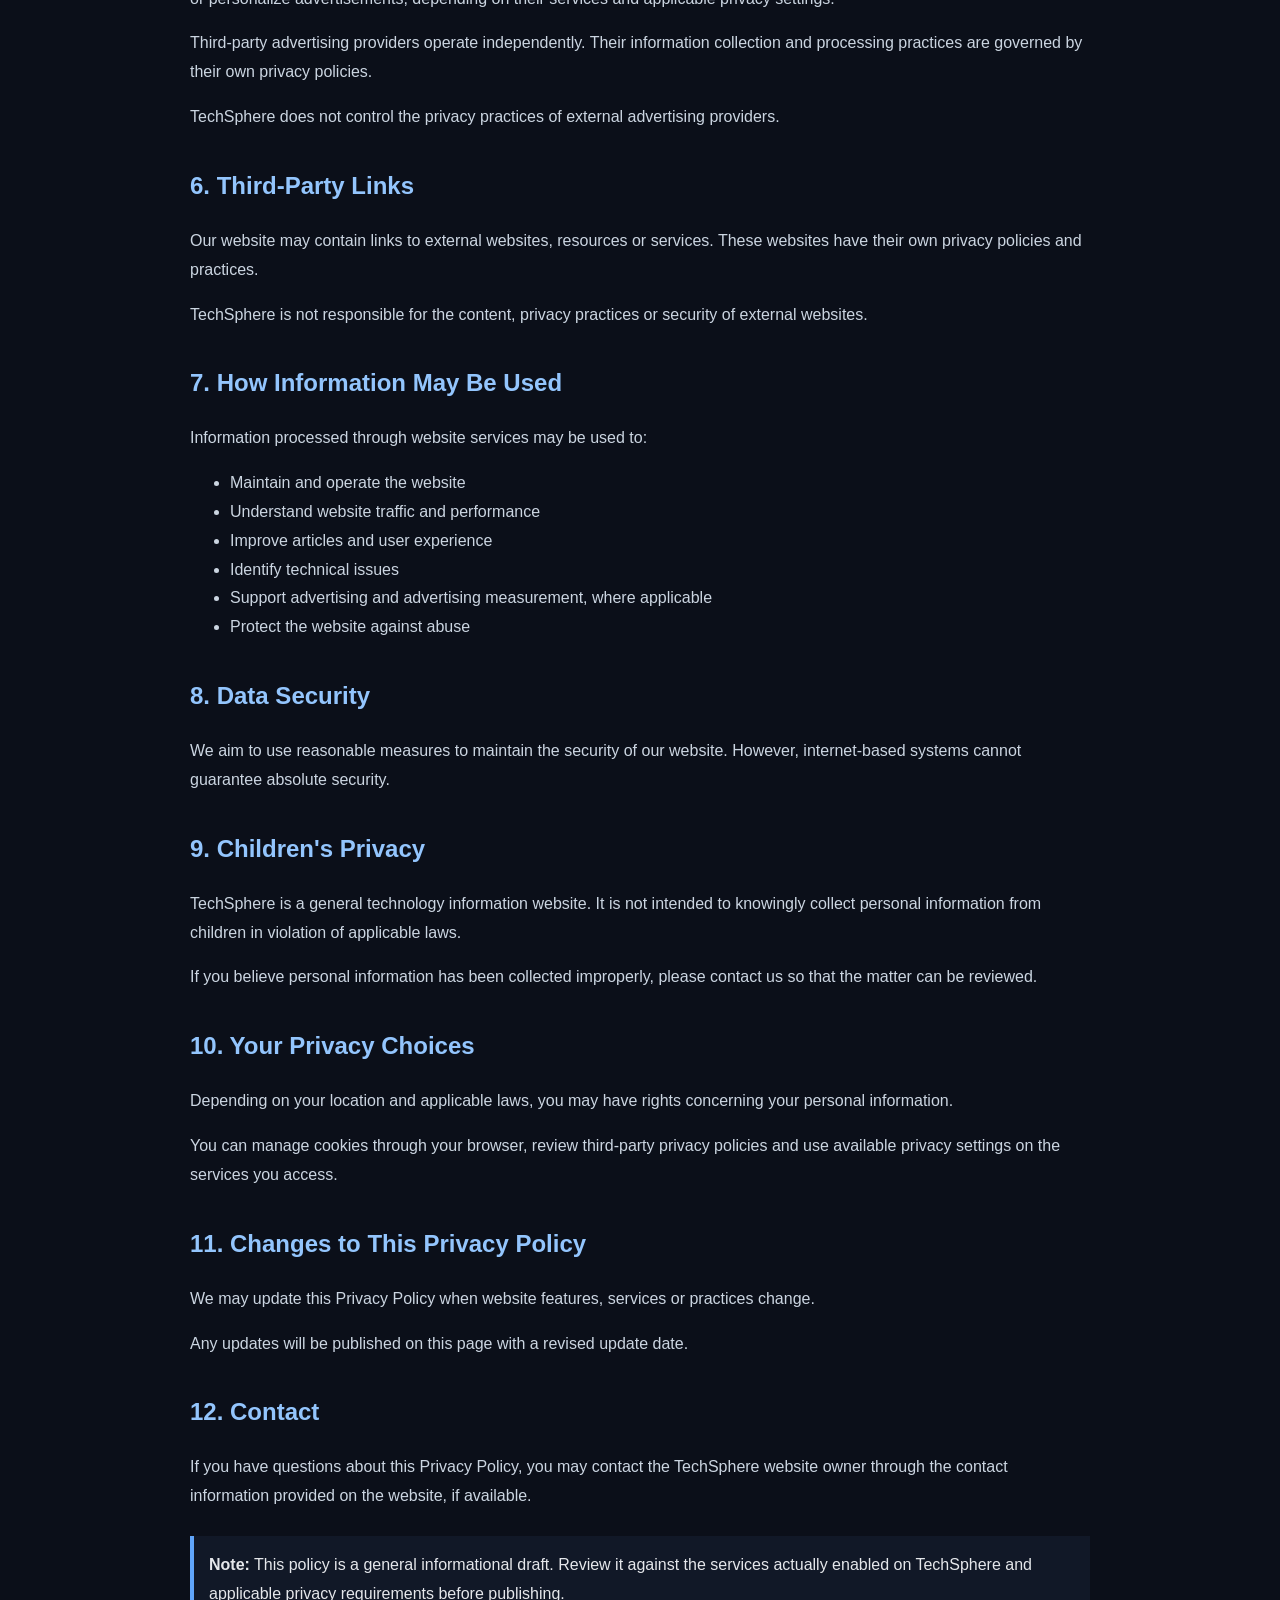
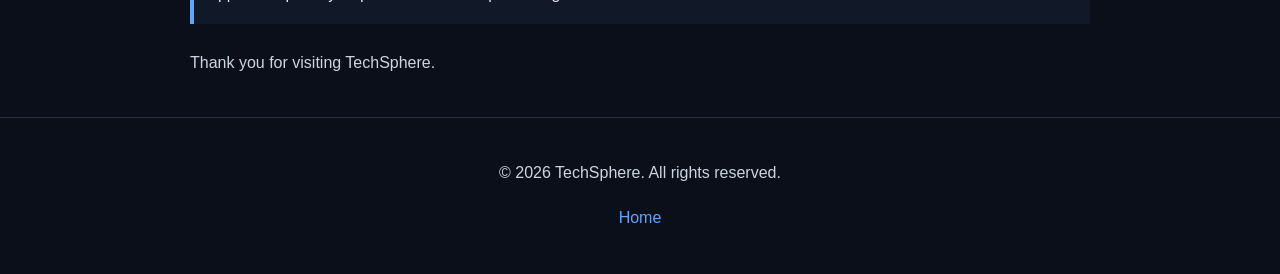
<file: privacy-policy.html>
<!DOCTYPE html>
<html lang="en">
<head>
    <meta charset="UTF-8">
    <meta name="viewport" content="width=device-width, initial-scale=1.0">
    <title>Privacy Policy | TechSphere</title>
    <meta name="description" content="Read the TechSphere Privacy Policy to understand how information, cookies, analytics and third-party services may be used.">
    <meta name="robots" content="index, follow">

    <style>
        * {
            box-sizing: border-box;
        }

        body {
            margin: 0;
            font-family: Arial, Helvetica, sans-serif;
            background: #0b0f19;
            color: #e5e7eb;
            line-height: 1.8;
        }

        header {
            background: #111827;
            padding: 20px;
            border-bottom: 1px solid #263244;
        }

        header a {
            color: #60a5fa;
            text-decoration: none;
            font-weight: bold;
        }

        .container {
            width: min(900px, 92%);
            margin: 40px auto;
        }

        h1 {
            color: #60a5fa;
            font-size: 38px;
        }

        h2 {
            margin-top: 32px;
            color: #93c5fd;
        }

        p, li {
            color: #cbd5e1;
        }

        a {
            color: #60a5fa;
        }

        .notice {
            background: #111827;
            border-left: 4px solid #60a5fa;
            padding: 15px;
            margin: 25px 0;
        }

        footer {
            text-align: center;
            padding: 25px;
            border-top: 1px solid #263244;
            color: #9ca3af;
        }

        footer a {
            text-decoration: none;
        }
    </style>
</head>

<body>

<header>
    <a href="index.html">← Back to TechSphere</a>
</header>

<div class="container">

    <h1>Privacy Policy</h1>

    <p><strong>Last updated:</strong> November 23, 2026</p>

    <p>
        Welcome to TechSphere. Your privacy matters to us.
        This Privacy Policy explains how information may be collected,
        used and handled when you visit our website.
    </p>

    <p>
        By using TechSphere, you acknowledge this Privacy Policy.
        Please read it carefully.
    </p>

    <h2>1. About TechSphere</h2>

    <p>
        TechSphere is a technology-focused website that shares educational
        articles, information, tutorials and updates related to Artificial
        Intelligence, programming, cybersecurity, machine learning,
        web development and other technology topics.
    </p>

    <h2>2. Information We May Collect</h2>

    <p>
        TechSphere does not currently offer user accounts or require visitors
        to provide personal information to read articles.
    </p>

    <p>
        However, certain information may be collected automatically through
        website hosting, analytics or third-party services, including:
    </p>

    <ul>
        <li>Browser type and version</li>
        <li>Device type</li>
        <li>Pages visited</li>
        <li>Approximate geographic region</li>
        <li>Visit duration and interactions</li>
        <li>Technical information such as IP address, where processed by services</li>
    </ul>

    <h2>3. Cookies and Similar Technologies</h2>

    <p>
        TechSphere or third-party services may use cookies, local storage
        or similar technologies to understand website usage, improve
        functionality, measure performance or support advertising.
    </p>

    <p>
        Cookies are small files or data stored on a device by websites
        or services. You may be able to manage or block cookies through
        your browser settings.
    </p>

    <h2>4. Google Analytics</h2>

    <p>
        TechSphere may use Google Analytics to understand how visitors
        interact with the website and to improve content and functionality.
    </p>

    <p>
        Google Analytics may collect information such as page views,
        device information, interactions and other usage data.
        Google processes information according to its own policies.
    </p>

    <p>
        Learn more:
        <a href="https://policies.google.com/privacy"
           target="_blank" rel="noopener noreferrer">
            Google Privacy Policy
        </a>
    </p>

    <h2>5. Third-Party Advertising</h2>

    <p>
        TechSphere may display advertisements provided by third-party
        advertising networks, including Adsterra or other advertising
        providers, in the future.
    </p>

    <p>
        These advertising providers may use cookies, advertising identifiers,
        IP addresses or similar technologies to deliver, measure or
        personalize advertisements, depending on their services and
        applicable privacy settings.
    </p>

    <p>
        Third-party advertising providers operate independently.
        Their information collection and processing practices are
        governed by their own privacy policies.
    </p>

    <p>
        TechSphere does not control the privacy practices of external
        advertising providers.
    </p>

    <h2>6. Third-Party Links</h2>

    <p>
        Our website may contain links to external websites, resources
        or services. These websites have their own privacy policies
        and practices.
    </p>

    <p>
        TechSphere is not responsible for the content, privacy practices
        or security of external websites.
    </p>

    <h2>7. How Information May Be Used</h2>

    <p>Information processed through website services may be used to:</p>

    <ul>
        <li>Maintain and operate the website</li>
        <li>Understand website traffic and performance</li>
        <li>Improve articles and user experience</li>
        <li>Identify technical issues</li>
        <li>Support advertising and advertising measurement, where applicable</li>
        <li>Protect the website against abuse</li>
    </ul>

    <h2>8. Data Security</h2>

    <p>
        We aim to use reasonable measures to maintain the security
        of our website. However, internet-based systems cannot
        guarantee absolute security.
    </p>

    <h2>9. Children's Privacy</h2>

    <p>
        TechSphere is a general technology information website.
        It is not intended to knowingly collect personal information
        from children in violation of applicable laws.
    </p>

    <p>
        If you believe personal information has been collected
        improperly, please contact us so that the matter can be reviewed.
    </p>

    <h2>10. Your Privacy Choices</h2>

    <p>
        Depending on your location and applicable laws, you may have
        rights concerning your personal information.
    </p>

    <p>
        You can manage cookies through your browser, review third-party
        privacy policies and use available privacy settings on the
        services you access.
    </p>

    <h2>11. Changes to This Privacy Policy</h2>

    <p>
        We may update this Privacy Policy when website features,
        services or practices change.
    </p>

    <p>
        Any updates will be published on this page with a revised
        update date.
    </p>

    <h2>12. Contact</h2>

    <p>
        If you have questions about this Privacy Policy, you may
        contact the TechSphere website owner through the contact
        information provided on the website, if available.
    </p>

    <div class="notice">
        <strong>Note:</strong> This policy is a general informational
        draft. Review it against the services actually enabled on
        TechSphere and applicable privacy requirements before publishing.
    </div>

    <p>
        Thank you for visiting TechSphere.
    </p>

</div>

<footer>
    <p>
        © 2026 TechSphere. All rights reserved.
    </p>
    <p>
        <a href="index.html">Home</a>
    </p>
</footer>

</body>
</html>
</file>
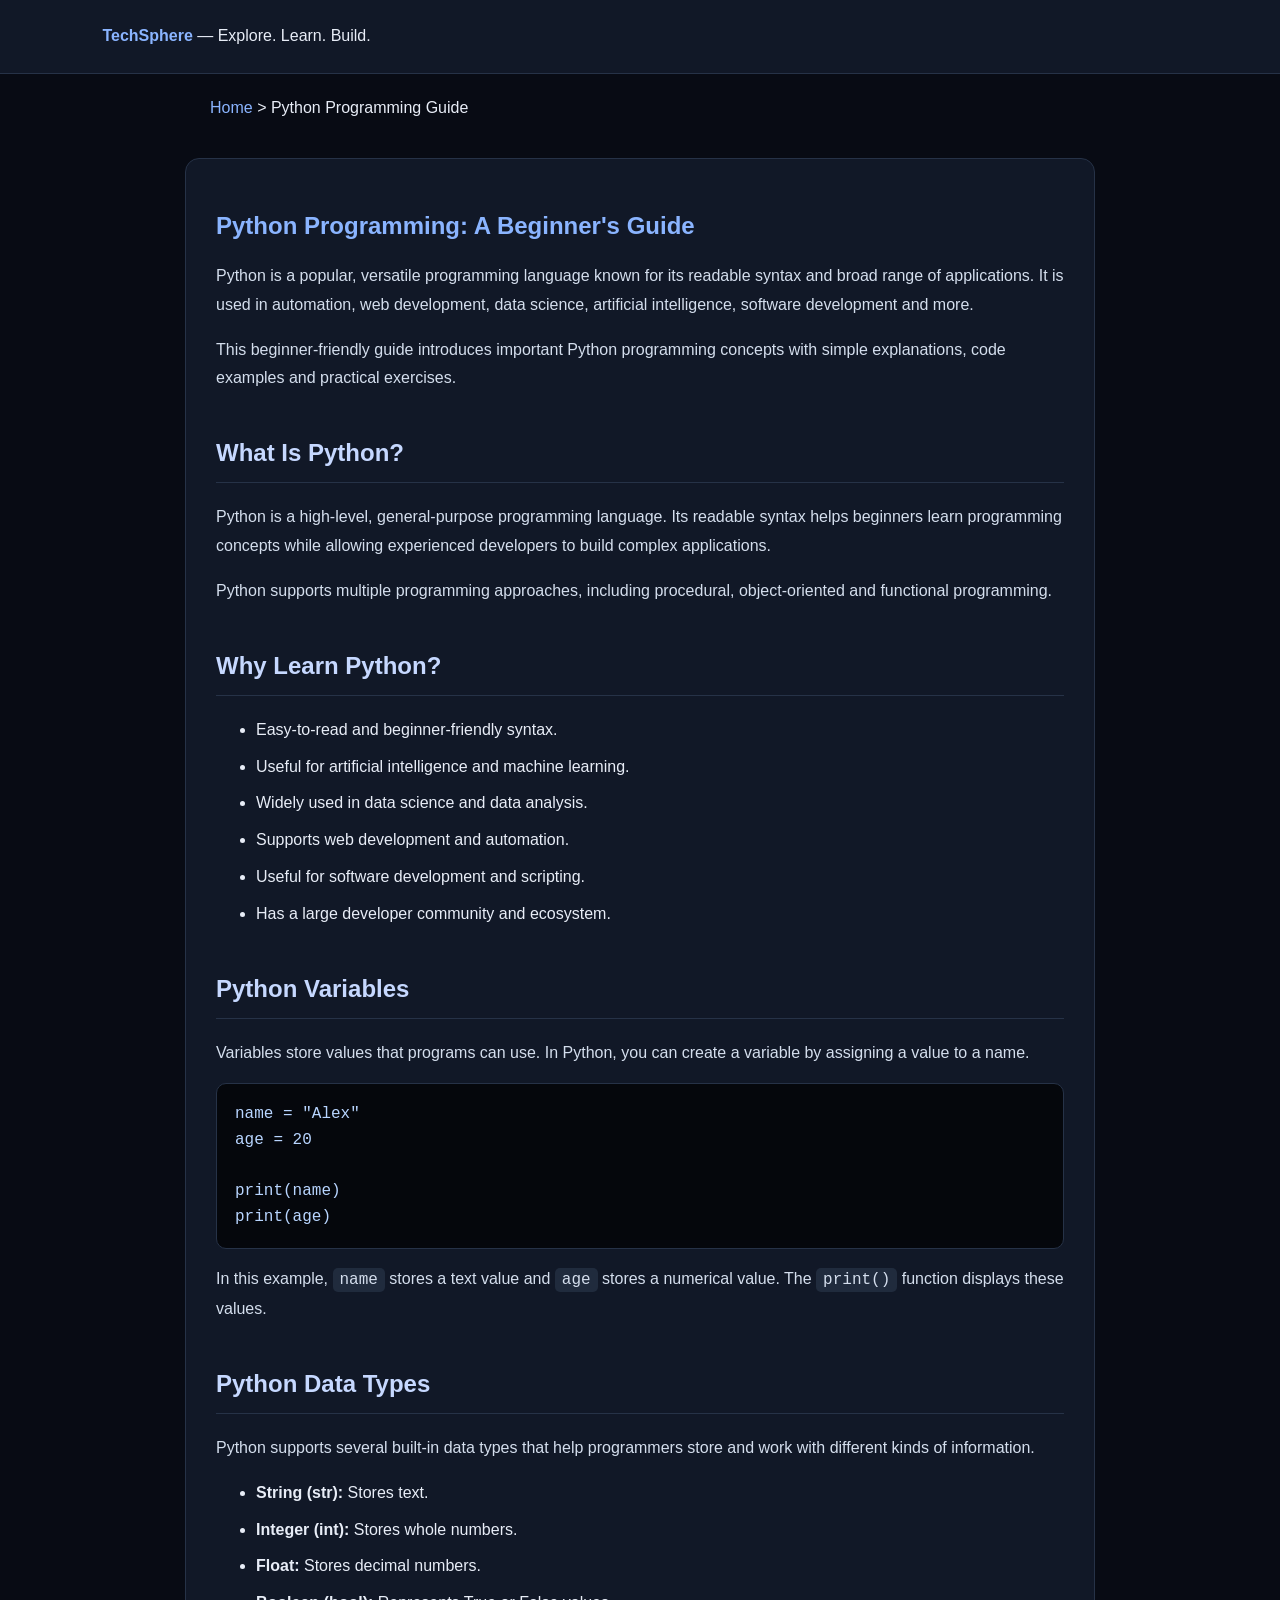
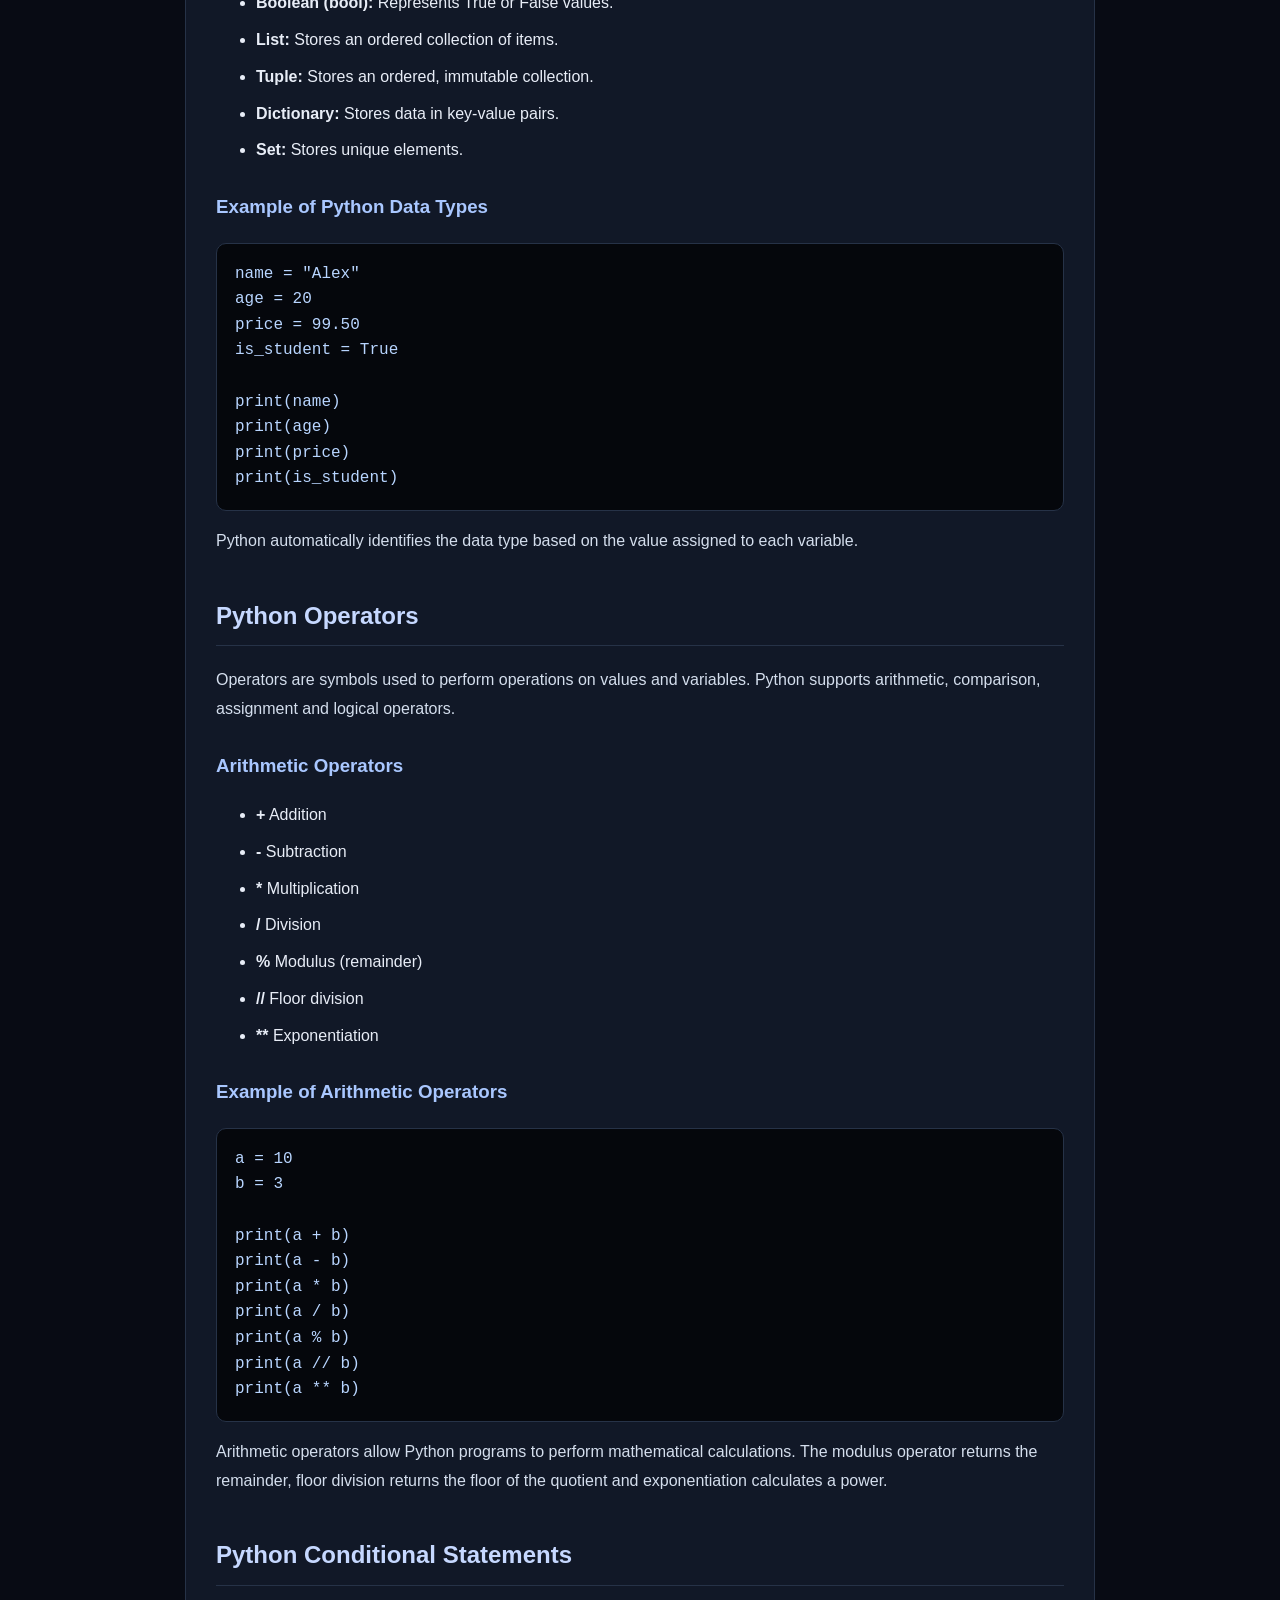
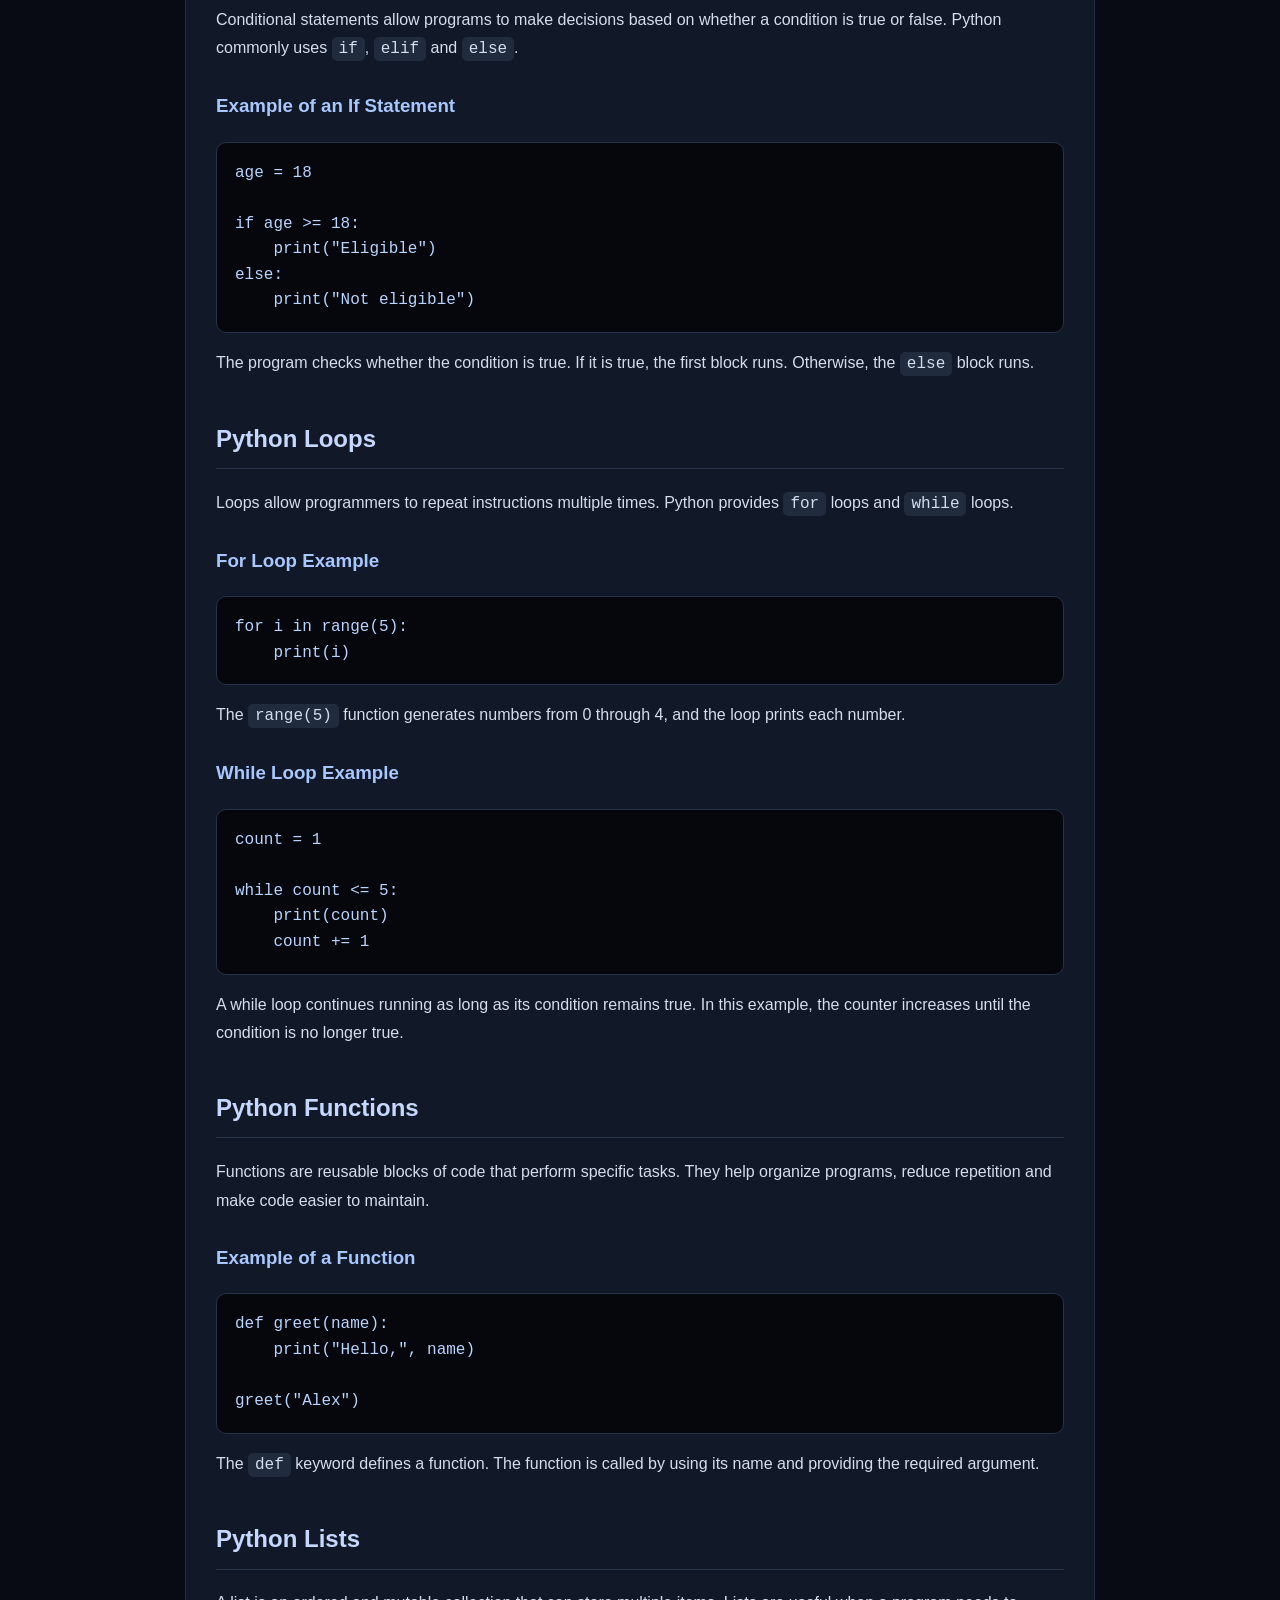
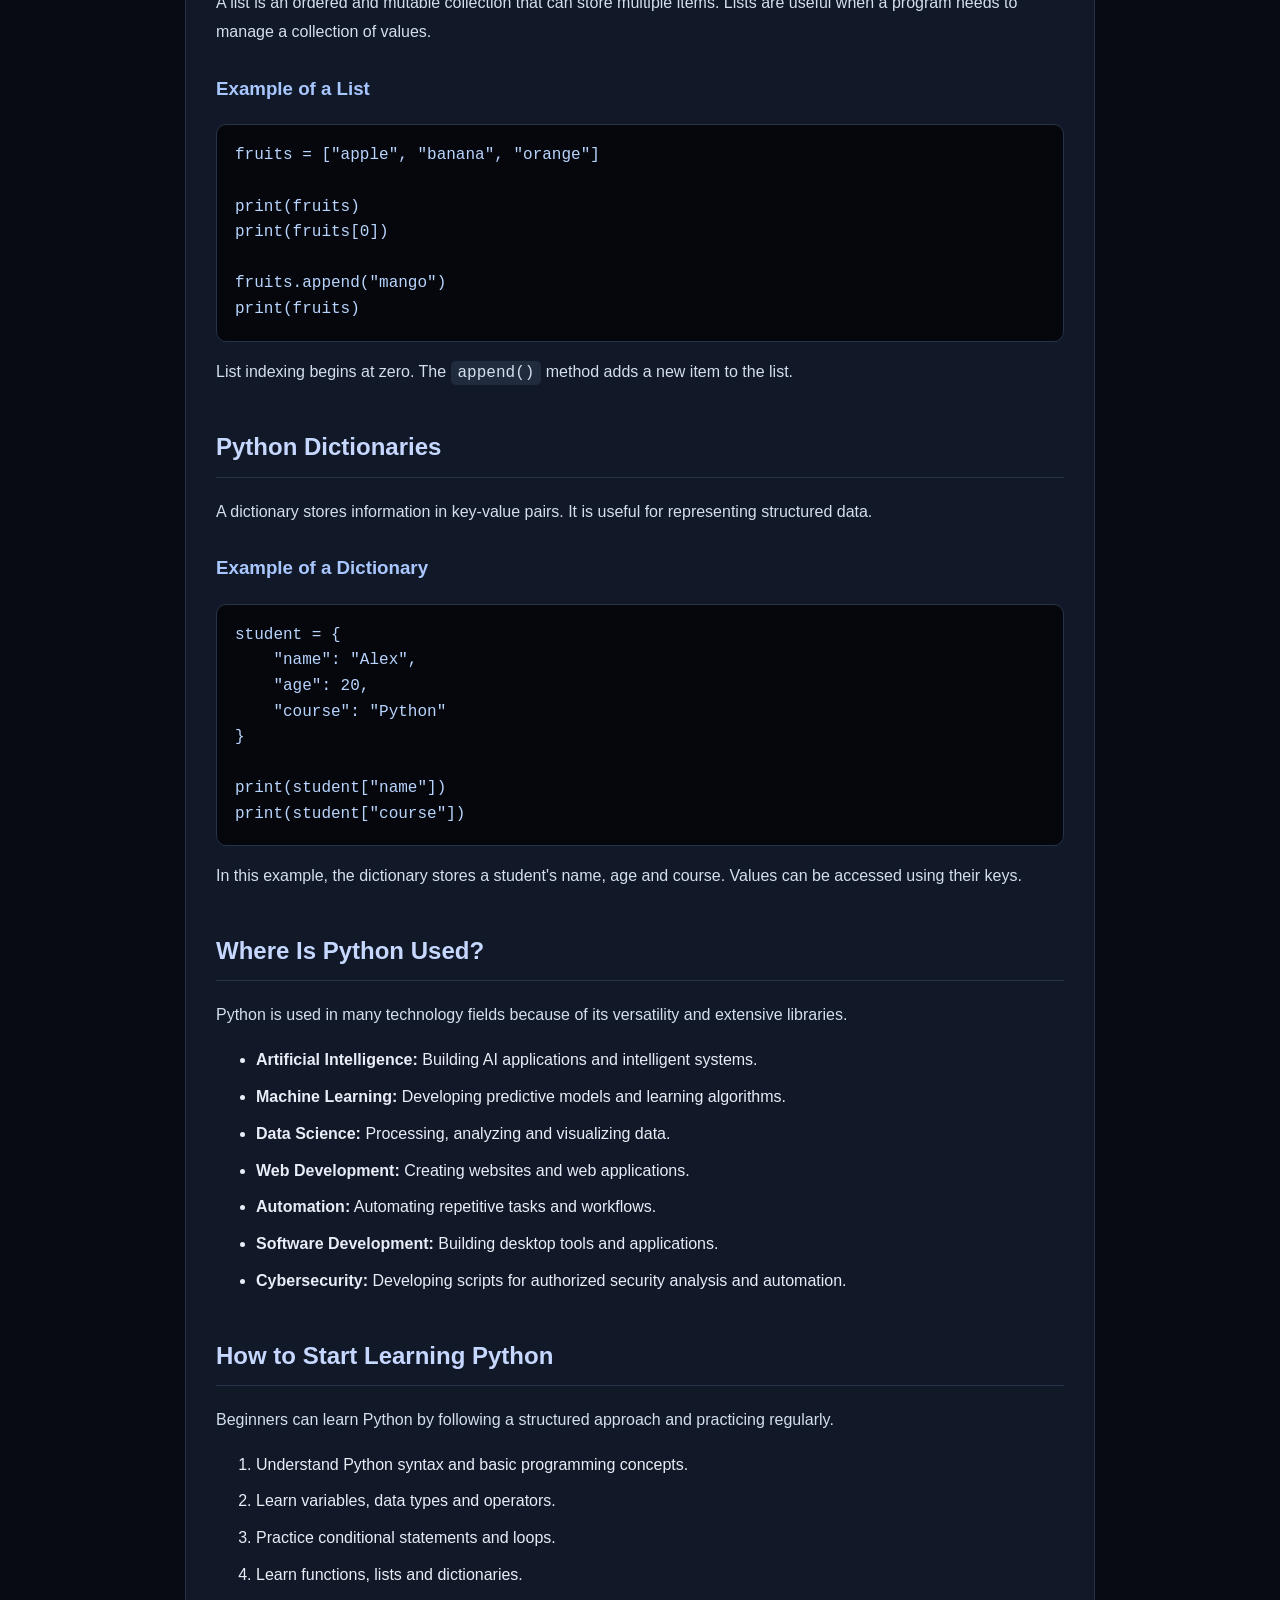
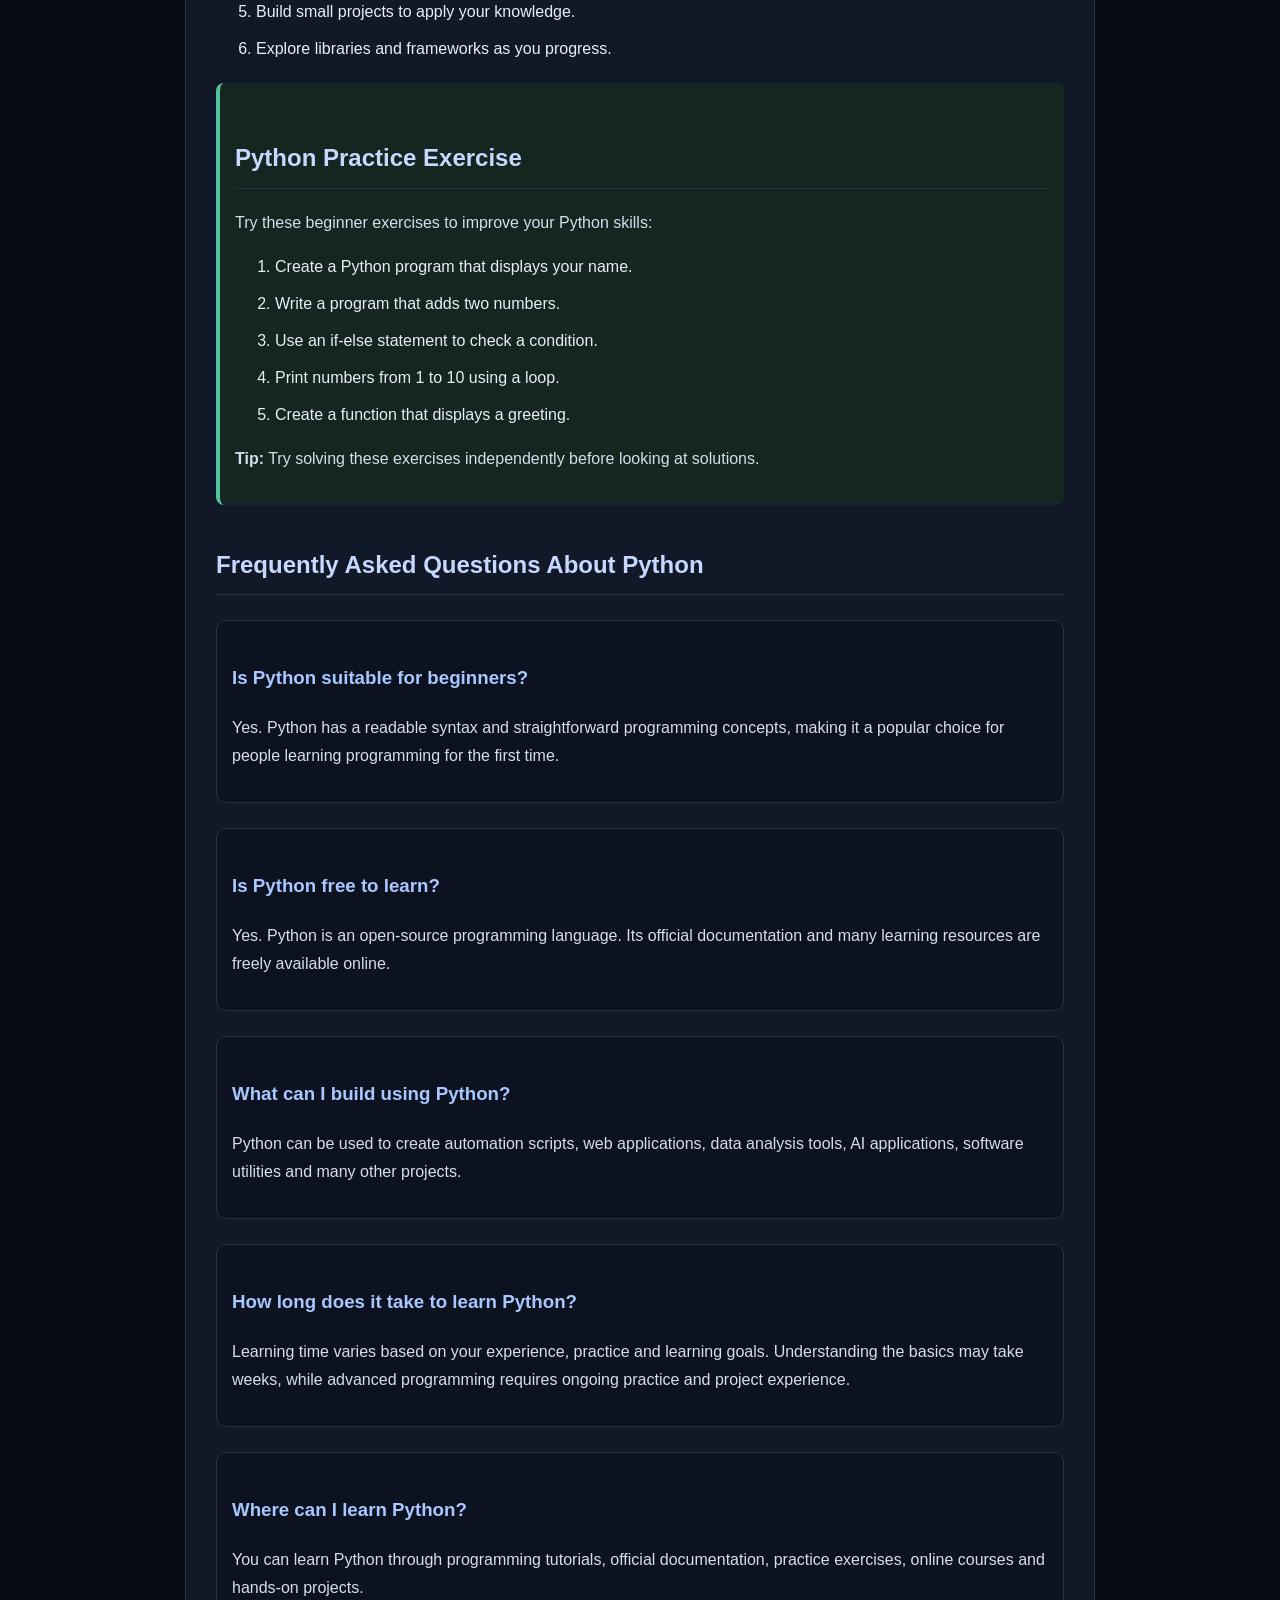
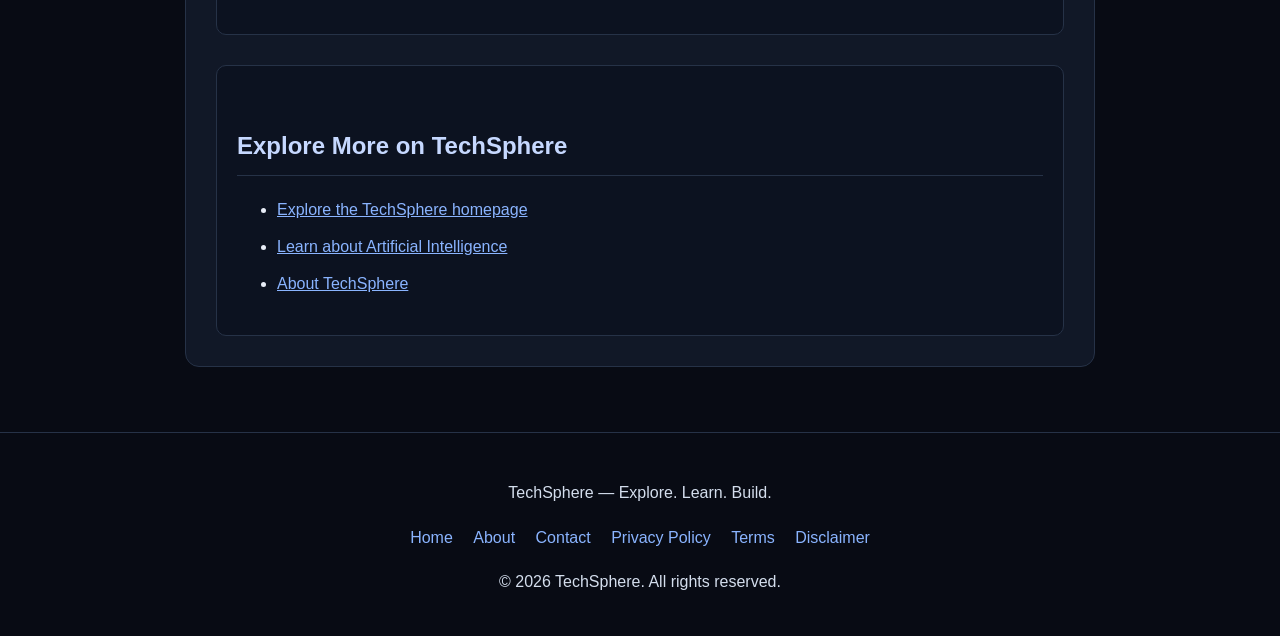
<file: python.html>
<!DOCTYPE html>
<html lang="en">
<head>
  
<!-- Google tag (gtag.js) -->
<script async src="https://www.googletagmanager.com/gtag/js?id=G-VQDR2KQS33"></script>
<script>
  window.dataLayer = window.dataLayer || [];
  function gtag(){dataLayer.push(arguments);}
  gtag('js', new Date());
  gtag('config', 'G-VQDR2KQS33');
</script>

  <meta charset="UTF-8">
  <meta name="viewport" content="width=device-width, initial-scale=1.0">

  <!-- SEO -->
  <title>Python Programming Guide for Beginners | TechSphere</title>
  <meta name="description" content="Learn Python programming from beginner to advanced. Explore Python syntax, variables, data types, operators, loops, functions and practical examples.">
  <meta name="keywords" content="Python programming, Python tutorial, learn Python, Python for beginners, Python examples, Python programming guide">
  <meta name="author" content="TechSphere">
  <meta name="robots" content="index, follow">
  <meta name="theme-color" content="#080b14">

  <!-- Canonical -->
  <link rel="canonical" href="https://budenshas.github.io/TechSphere/python.html">

  <!-- Open Graph -->
  <meta property="og:title" content="Python Programming Guide for Beginners | TechSphere">
  <meta property="og:description" content="Learn Python programming fundamentals, syntax, variables, data types, operators and practical examples.">
  <meta property="og:url" content="https://budenshas.github.io/TechSphere/python.html">
  <meta property="og:type" content="article">
  <meta property="og:site_name" content="TechSphere">

  <!-- Twitter Card -->
  <meta name="twitter:card" content="summary">
  <meta name="twitter:title" content="Python Programming Guide | TechSphere">
  <meta name="twitter:description" content="A beginner-friendly guide to Python programming, concepts, examples and exercises.">

  <!-- Structured Data: Article -->
  <script type="application/ld+json">
  {
    "@context": "https://schema.org",
    "@type": "TechArticle",
    "headline": "Python Programming: A Beginner's Guide",
    "description": "A beginner-friendly guide to Python programming covering syntax, variables, data types, operators, conditions, loops, functions and examples.",
    "author": {
      "@type": "Organization",
      "name": "TechSphere"
    },
    "publisher": {
      "@type": "Organization",
      "name": "TechSphere",
      "url": "https://budenshas.github.io/TechSphere/"
    },
    "mainEntityOfPage": {
      "@type": "WebPage",
      "@id": "https://budenshas.github.io/TechSphere/python.html"
    },
    "url": "https://budenshas.github.io/TechSphere/python.html",
    "inLanguage": "en"
  }
  </script>

  <!-- Structured Data: Breadcrumbs -->
  <script type="application/ld+json">
  {
    "@context": "https://schema.org",
    "@type": "BreadcrumbList",
    "itemListElement": [
      {
        "@type": "ListItem",
        "position": 1,
        "name": "TechSphere",
        "item": "https://budenshas.github.io/TechSphere/"
      },
      {
        "@type": "ListItem",
        "position": 2,
        "name": "Python Programming Guide",
        "item": "https://budenshas.github.io/TechSphere/python.html"
      }
    ]
  }
  </script>

  <style>
    * {
      box-sizing: border-box;
    }

    html {
      scroll-behavior: smooth;
    }

    body {
      margin: 0;
      font-family: Arial, Helvetica, sans-serif;
      background: #080b14;
      color: #e8edf7;
      line-height: 1.8;
    }

    header {
      background: #111827;
      padding: 22px 8%;
      border-bottom: 1px solid #263247;
    }

    header a {
      color: #8ab4ff;
      text-decoration: none;
      font-weight: bold;
    }

    nav {
      max-width: 900px;
      margin: 20px auto 0;
      padding: 0 20px;
    }

    nav a {
      text-decoration: none;
      color: #8ab4ff;
    }

    main {
      max-width: 950px;
      margin: auto;
      padding: 35px 20px;
    }

    article {
      background: #111827;
      border: 1px solid #263247;
      border-radius: 14px;
      padding: 30px;
    }

    h1 {
      color: #8ab4ff;
      line-height: 1.4;
    }

    h2 {
      color: #c6d8ff;
      margin-top: 38px;
      border-bottom: 1px solid #263247;
      padding-bottom: 8px;
    }

    h3 {
      color: #a9c7ff;
      margin-top: 25px;
    }

    p {
      color: #d4deed;
    }

    li {
      margin-bottom: 8px;
    }

    a {
      color: #8ab4ff;
    }

    a:hover {
      color: #c6d8ff;
    }

    code {
      font-family: Consolas, Monaco, monospace;
      background: #202b3d;
      padding: 3px 7px;
      border-radius: 5px;
    }

    pre {
      background: #05070c;
      border: 1px solid #263247;
      border-radius: 10px;
      padding: 18px;
      overflow-x: auto;
      line-height: 1.6;
    }

    pre code {
      background: transparent;
      padding: 0;
      color: #b8d5ff;
    }

    .note {
      background: #172238;
      border-left: 4px solid #8ab4ff;
      padding: 15px;
      margin: 20px 0;
      border-radius: 8px;
    }

    .exercise {
      background: #15251f;
      border-left: 4px solid #55c49a;
      padding: 15px;
      margin: 20px 0;
      border-radius: 8px;
    }

    .faq {
      margin-top: 25px;
      padding: 15px;
      background: #0c1220;
      border: 1px solid #263247;
      border-radius: 10px;
    }

    .article-links {
      background: #0c1220;
      border: 1px solid #263247;
      border-radius: 10px;
      padding: 20px;
      margin-top: 30px;
    }

    footer {
      text-align: center;
      padding: 30px 20px;
      color: #9aa8bd;
      border-top: 1px solid #263247;
      margin-top: 30px;
    }

    footer a {
      text-decoration: none;
      margin: 0 8px;
    }

    a:focus-visible,
    summary:focus-visible {
      outline: 2px solid #8ab4ff;
      outline-offset: 4px;
    }

    @media (max-width: 600px) {
      header {
        padding: 20px;
      }

      main {
        padding: 20px 14px;
      }

      article {
        padding: 20px;
      }

      h1 {
        font-size: 1.8rem;
      }

      pre {
        padding: 14px;
      }
    }

    @media (prefers-reduced-motion: reduce) {
      html {
        scroll-behavior: auto;
      }
    }
  </style>
</head>

<body>

  <header>
    <a href="index.html">TechSphere</a> — Explore. Learn. Build.
  </header>

  <nav aria-label="Breadcrumb">
    <a href="index.html">Home</a> &gt; Python Programming Guide
  </nav>

  <main>
    <article>

      <h1>Python Programming: A Beginner's Guide</h1>

      <p>
        Python is a popular, versatile programming language known for its
        readable syntax and broad range of applications. It is used in
        automation, web development, data science, artificial intelligence,
        software development and more.
      </p>

      <p>
        This beginner-friendly guide introduces important Python programming
        concepts with simple explanations, code examples and practical
        exercises.
      </p>

      <h2>What Is Python?</h2>

      <p>
        Python is a high-level, general-purpose programming language.
        Its readable syntax helps beginners learn programming concepts
        while allowing experienced developers to build complex applications.
      </p>

      <p>
        Python supports multiple programming approaches, including
        procedural, object-oriented and functional programming.
      </p>

      <h2>Why Learn Python?</h2>

      <ul>
        <li>Easy-to-read and beginner-friendly syntax.</li>
        <li>Useful for artificial intelligence and machine learning.</li>
        <li>Widely used in data science and data analysis.</li>
        <li>Supports web development and automation.</li>
        <li>Useful for software development and scripting.</li>
        <li>Has a large developer community and ecosystem.</li>
      </ul>

      <h2>Python Variables</h2>

      <p>
        Variables store values that programs can use. In Python,
        you can create a variable by assigning a value to a name.
      </p>

      <pre><code>name = "Alex"
age = 20

print(name)
print(age)</code></pre>

      <p>
        In this example, <code>name</code> stores a text value and
        <code>age</code> stores a numerical value. The
        <code>print()</code> function displays these values.
      </p>

      <h2>Python Data Types</h2>

      <p>
        Python supports several built-in data types that help programmers
        store and work with different kinds of information.
      </p>

      <ul>
        <li><strong>String (str):</strong> Stores text.</li>
        <li><strong>Integer (int):</strong> Stores whole numbers.</li>
        <li><strong>Float:</strong> Stores decimal numbers.</li>
        <li><strong>Boolean (bool):</strong> Represents True or False values.</li>
        <li><strong>List:</strong> Stores an ordered collection of items.</li>
        <li><strong>Tuple:</strong> Stores an ordered, immutable collection.</li>
        <li><strong>Dictionary:</strong> Stores data in key-value pairs.</li>
        <li><strong>Set:</strong> Stores unique elements.</li>
      </ul>

      <h3>Example of Python Data Types</h3>

      <pre><code>name = "Alex"
age = 20
price = 99.50
is_student = True

print(name)
print(age)
print(price)
print(is_student)</code></pre>

      <p>
        Python automatically identifies the data type based on the
        value assigned to each variable.
      </p>

      <h2>Python Operators</h2>

      <p>
        Operators are symbols used to perform operations on values
        and variables. Python supports arithmetic, comparison,
        assignment and logical operators.
      </p>

      <h3>Arithmetic Operators</h3>

      <ul>
        <li><strong>+</strong> Addition</li>
        <li><strong>-</strong> Subtraction</li>
        <li><strong>*</strong> Multiplication</li>
        <li><strong>/</strong> Division</li>
        <li><strong>%</strong> Modulus (remainder)</li>
        <li><strong>//</strong> Floor division</li>
        <li><strong>**</strong> Exponentiation</li>
      </ul>

      <h3>Example of Arithmetic Operators</h3>

      <pre><code>a = 10
b = 3

print(a + b)
print(a - b)
print(a * b)
print(a / b)
print(a % b)
print(a // b)
print(a ** b)</code></pre>

      <p>
        Arithmetic operators allow Python programs to perform mathematical
        calculations. The modulus operator returns the remainder,
        floor division returns the floor of the quotient and
        exponentiation calculates a power.
      </p>

      <h2>Python Conditional Statements</h2>

      <p>
        Conditional statements allow programs to make decisions based
        on whether a condition is true or false. Python commonly
        uses <code>if</code>, <code>elif</code> and <code>else</code>.
      </p>

      <h3>Example of an If Statement</h3>

      <pre><code>age = 18

if age >= 18:
    print("Eligible")
else:
    print("Not eligible")</code></pre>

      <p>
        The program checks whether the condition is true.
        If it is true, the first block runs. Otherwise,
        the <code>else</code> block runs.
      </p>

      <h2>Python Loops</h2>

      <p>
        Loops allow programmers to repeat instructions multiple times.
        Python provides <code>for</code> loops and
        <code>while</code> loops.
      </p>

      <h3>For Loop Example</h3>

      <pre><code>for i in range(5):
    print(i)</code></pre>

      <p>
        The <code>range(5)</code> function generates numbers from
        0 through 4, and the loop prints each number.
      </p>

      <h3>While Loop Example</h3>

      <pre><code>count = 1

while count <= 5:
    print(count)
    count += 1</code></pre>

      <p>
        A while loop continues running as long as its condition
        remains true. In this example, the counter increases
        until the condition is no longer true.
      </p>

      <h2>Python Functions</h2>

      <p>
        Functions are reusable blocks of code that perform specific tasks.
        They help organize programs, reduce repetition and make code easier
        to maintain.
      </p>

      <h3>Example of a Function</h3>

      <pre><code>def greet(name):
    print("Hello,", name)

greet("Alex")</code></pre>

      <p>
        The <code>def</code> keyword defines a function.
        The function is called by using its name and providing
        the required argument.
      </p>

      <h2>Python Lists</h2>

      <p>
        A list is an ordered and mutable collection that can store
        multiple items. Lists are useful when a program needs
        to manage a collection of values.
      </p>

      <h3>Example of a List</h3>

      <pre><code>fruits = ["apple", "banana", "orange"]

print(fruits)
print(fruits[0])

fruits.append("mango")
print(fruits)</code></pre>

      <p>
        List indexing begins at zero. The
        <code>append()</code> method adds a new item to the list.
      </p>

      <h2>Python Dictionaries</h2>

      <p>
        A dictionary stores information in key-value pairs.
        It is useful for representing structured data.
      </p>

      <h3>Example of a Dictionary</h3>

      <pre><code>student = {
    "name": "Alex",
    "age": 20,
    "course": "Python"
}

print(student["name"])
print(student["course"])</code></pre>

      <p>
        In this example, the dictionary stores a student's name,
        age and course. Values can be accessed using their keys.
      </p>

      <h2>Where Is Python Used?</h2>

      <p>
        Python is used in many technology fields because of its
        versatility and extensive libraries.
      </p>

      <ul>
        <li><strong>Artificial Intelligence:</strong> Building AI applications and intelligent systems.</li>
        <li><strong>Machine Learning:</strong> Developing predictive models and learning algorithms.</li>
        <li><strong>Data Science:</strong> Processing, analyzing and visualizing data.</li>
        <li><strong>Web Development:</strong> Creating websites and web applications.</li>
        <li><strong>Automation:</strong> Automating repetitive tasks and workflows.</li>
        <li><strong>Software Development:</strong> Building desktop tools and applications.</li>
        <li><strong>Cybersecurity:</strong> Developing scripts for authorized security analysis and automation.</li>
      </ul>

      <h2>How to Start Learning Python</h2>

      <p>
        Beginners can learn Python by following a structured approach
        and practicing regularly.
      </p>

      <ol>
        <li>Understand Python syntax and basic programming concepts.</li>
        <li>Learn variables, data types and operators.</li>
        <li>Practice conditional statements and loops.</li>
        <li>Learn functions, lists and dictionaries.</li>
        <li>Build small projects to apply your knowledge.</li>
        <li>Explore libraries and frameworks as you progress.</li>
      </ol>

      <div class="exercise">
        <h2>Python Practice Exercise</h2>

        <p>Try these beginner exercises to improve your Python skills:</p>

        <ol>
          <li>Create a Python program that displays your name.</li>
          <li>Write a program that adds two numbers.</li>
          <li>Use an if-else statement to check a condition.</li>
          <li>Print numbers from 1 to 10 using a loop.</li>
          <li>Create a function that displays a greeting.</li>
        </ol>

        <p>
          <strong>Tip:</strong> Try solving these exercises independently
          before looking at solutions.
        </p>
      </div>

      <h2>Frequently Asked Questions About Python</h2>

      <section class="faq">
        <h3>Is Python suitable for beginners?</h3>

        <p>
          Yes. Python has a readable syntax and straightforward
          programming concepts, making it a popular choice
          for people learning programming for the first time.
        </p>
      </section>

      <section class="faq">
        <h3>Is Python free to learn?</h3>

        <p>
          Yes. Python is an open-source programming language.
          Its official documentation and many learning resources
          are freely available online.
        </p>
      </section>

      <section class="faq">
        <h3>What can I build using Python?</h3>

        <p>
          Python can be used to create automation scripts,
          web applications, data analysis tools, AI applications,
          software utilities and many other projects.
        </p>
      </section>

      <section class="faq">
        <h3>How long does it take to learn Python?</h3>

        <p>
          Learning time varies based on your experience,
          practice and learning goals. Understanding the basics
          may take weeks, while advanced programming requires
          ongoing practice and project experience.
        </p>
      </section>

      <section class="faq">
        <h3>Where can I learn Python?</h3>

        <p>
          You can learn Python through programming tutorials,
          official documentation, practice exercises,
          online courses and hands-on projects.
        </p>
      </section>

      <div class="article-links">
        <h2>Explore More on TechSphere</h2>

        <ul>
          <li>
            <a href="index.html">
              Explore the TechSphere homepage
            </a>
          </li>

          <li>
            <a href="what-is-ai.html">
              Learn about Artificial Intelligence
            </a>
          </li>

          <li>
            <a href="about.html">
              About TechSphere
            </a>
          </li>
        </ul>
      </div>

    </article>
  </main>

  <footer>
    <p>TechSphere — Explore. Learn. Build.</p>

    <p>
      <a href="index.html">Home</a>
      <a href="about.html">About</a>
      <a href="contact.html">Contact</a>
      <a href="privacy-policy.html">Privacy Policy</a>
      <a href="terms.html">Terms</a>
      <a href="disclaimer.html">Disclaimer</a>
    </p>

    <p>&copy; <span id="year">2026</span> TechSphere. All rights reserved.</p>
  </footer>

</body>
</html>
</file>
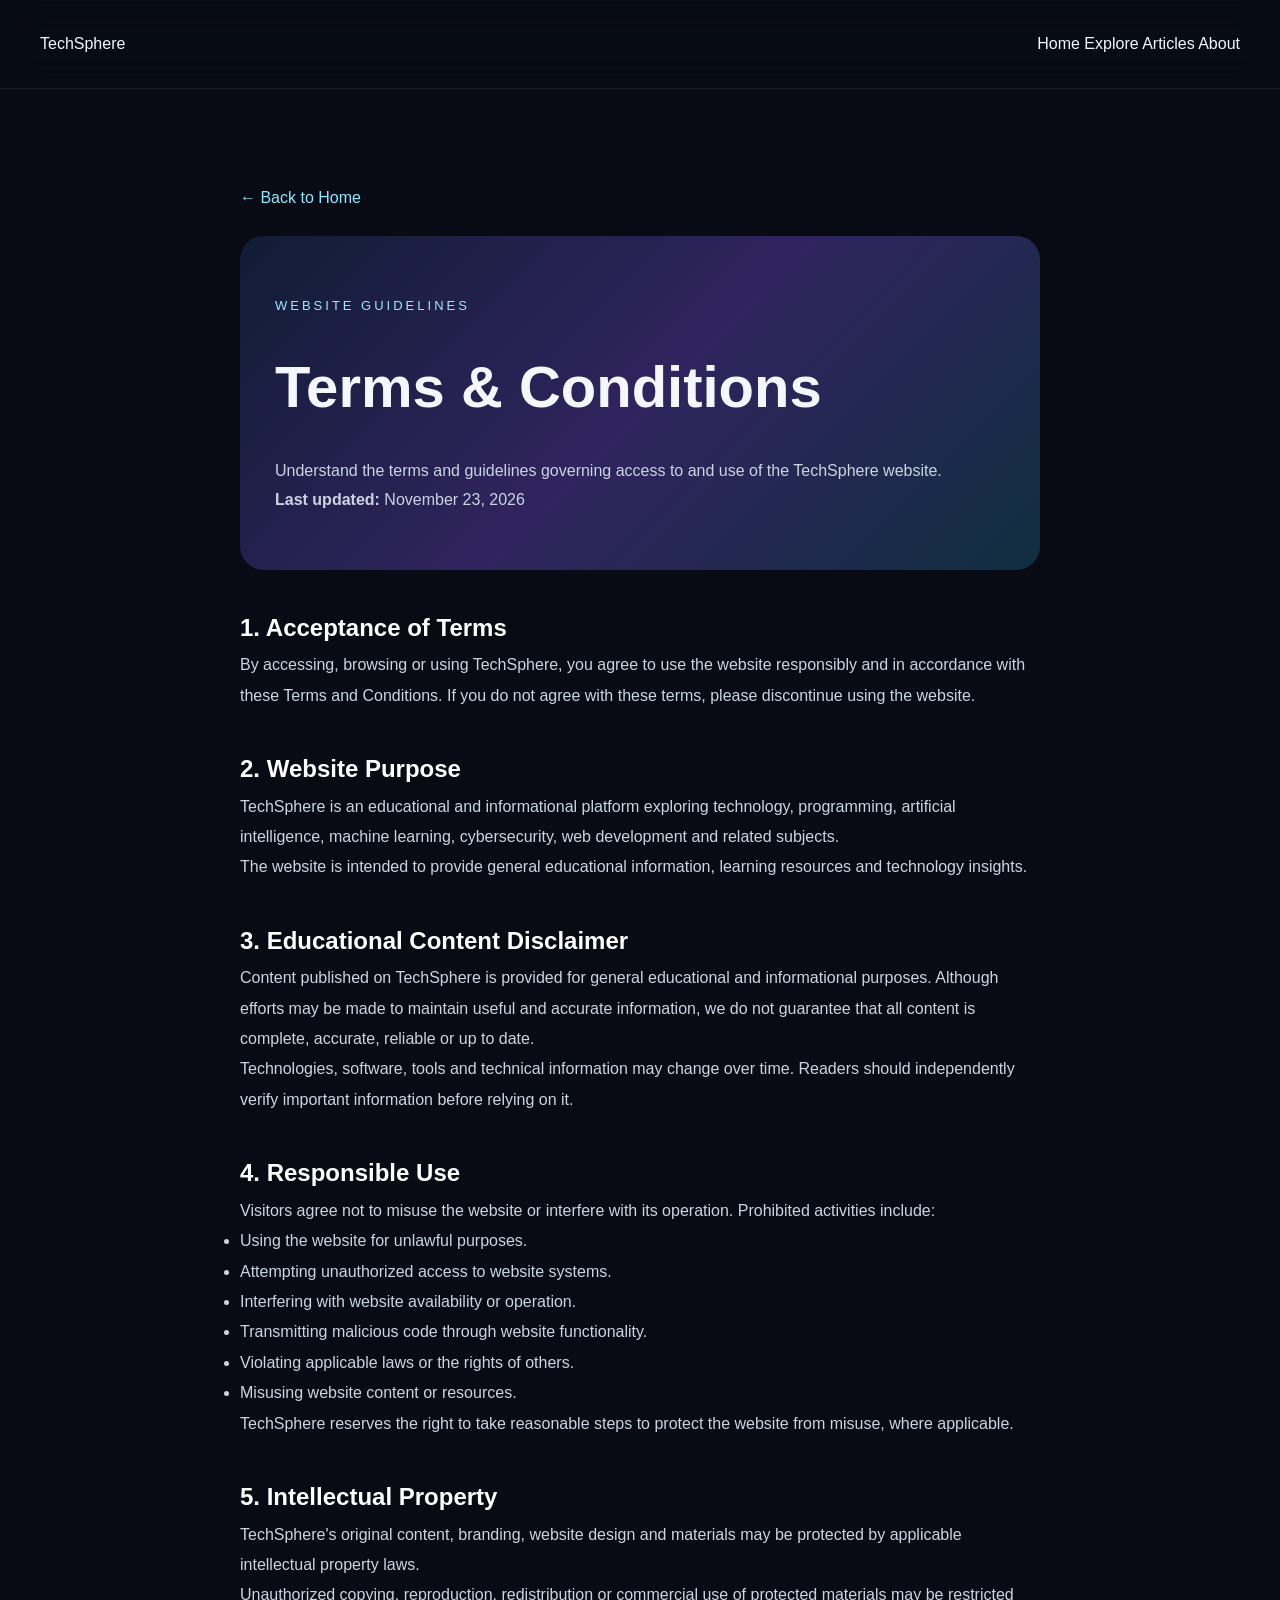
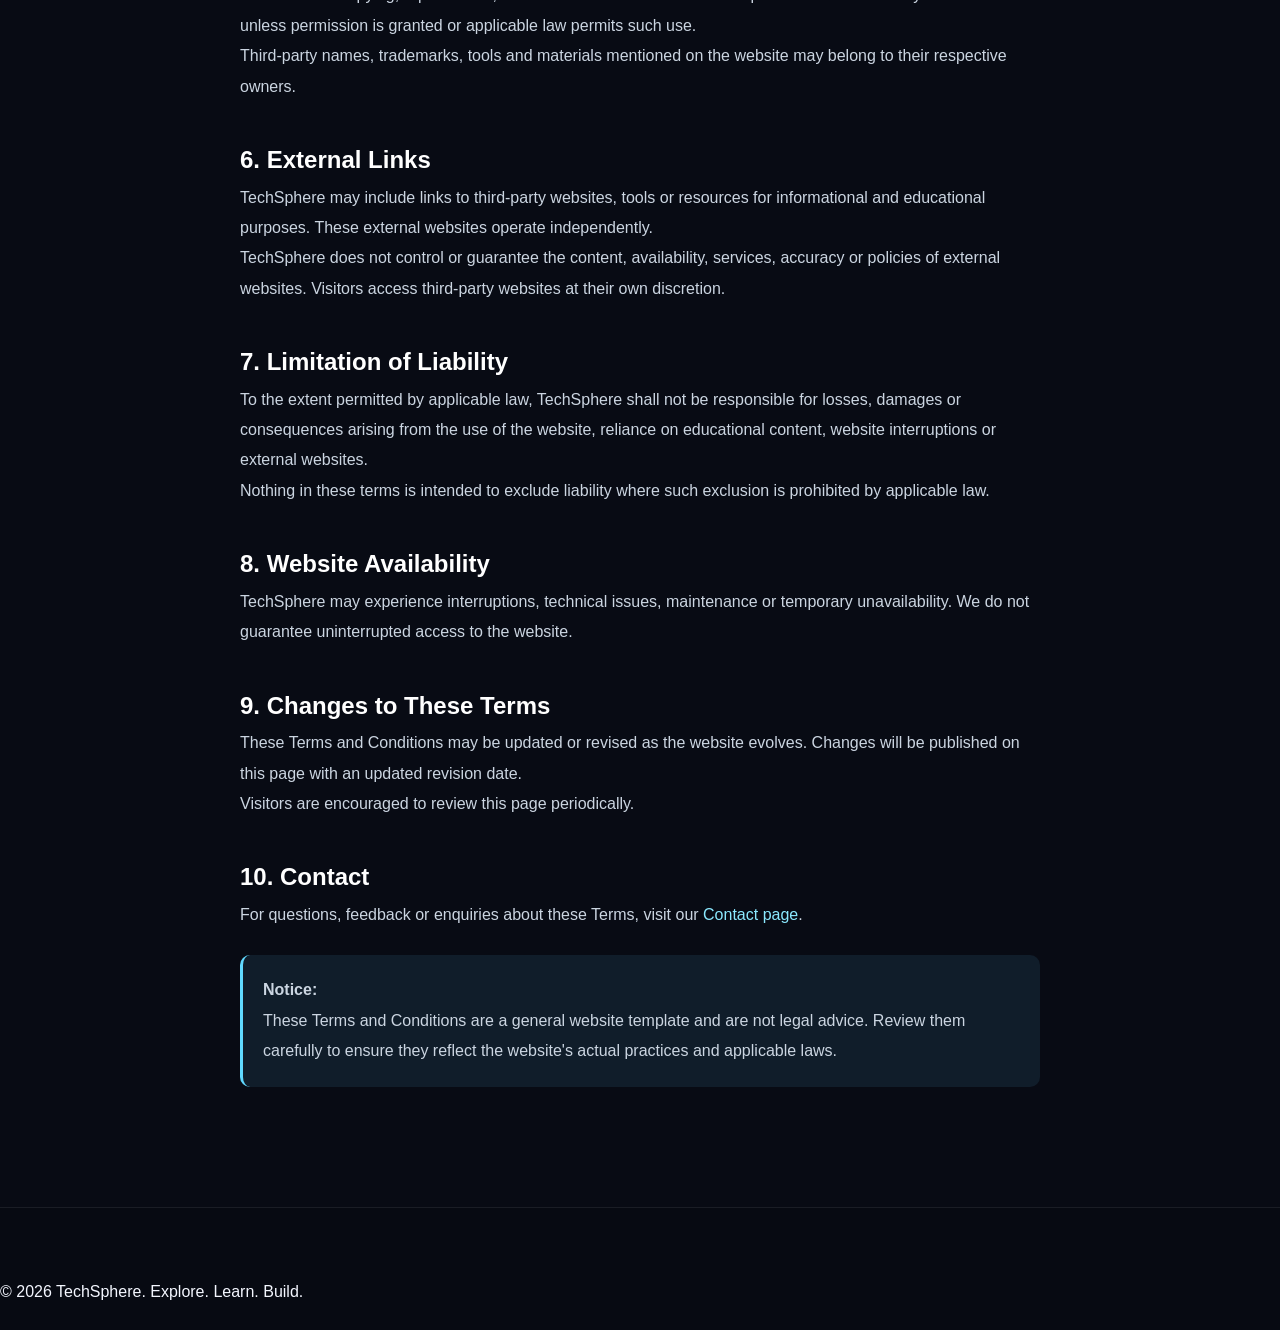
<file: terms.html>
<!DOCTYPE html>
<html lang="en">
<head>
    
<!-- Google tag (gtag.js) -->
<script async src="https://www.googletagmanager.com/gtag/js?id=G-VQDR2KQS33"></script>
<script>
  window.dataLayer = window.dataLayer || [];
  function gtag(){dataLayer.push(arguments);}
  gtag('js', new Date());
  gtag('config', 'G-VQDR2KQS33');
</script>

    <meta charset="UTF-8">
    <meta name="viewport" content="width=device-width, initial-scale=1.0">

    <!-- SEO -->
    <title>Terms & Conditions | TechSphere</title>
    <meta name="description" content="Read TechSphere's Terms and Conditions covering website usage, educational content, responsible use, intellectual property, external links and limitations.">
    <meta name="robots" content="index, follow">
    <meta name="author" content="TechSphere">
    <meta name="theme-color" content="#0b1120">

    <!-- Canonical -->
    <link rel="canonical" href="https://budenshas.github.io/TechSphere/terms.html">

    <!-- Open Graph -->
    <meta property="og:type" content="website">
    <meta property="og:title" content="Terms & Conditions | TechSphere">
    <meta property="og:description" content="Review the Terms and Conditions governing access to and use of TechSphere's educational technology website.">
    <meta property="og:url" content="https://budenshas.github.io/TechSphere/terms.html">
    <meta property="og:site_name" content="TechSphere">

    <!-- Twitter -->
    <meta name="twitter:card" content="summary">
    <meta name="twitter:title" content="Terms & Conditions | TechSphere">
    <meta name="twitter:description" content="Website usage terms, educational content guidelines and responsible use at TechSphere.">

    <!-- Structured Data -->
    <script type="application/ld+json">
    {
        "@context": "https://schema.org",
        "@type": "WebPage",
        "name": "Terms and Conditions | TechSphere",
        "description": "Terms and Conditions governing the use of the TechSphere website and its educational content.",
        "url": "https://budenshas.github.io/TechSphere/terms.html",
        "isPartOf": {
            "@type": "WebSite",
            "name": "TechSphere",
            "url": "https://budenshas.github.io/TechSphere/"
        }
    }
    </script>

    <link rel="stylesheet" href="style.css">

    <style>
        .policy-page {
            max-width: 850px;
            margin: 70px auto;
            padding: 25px;
        }

        .policy-banner {
            padding: 55px 35px;
            border-radius: 24px;
            background: linear-gradient(135deg, #111c35, #30245e, #102e40);
            margin-bottom: 35px;
        }

        .policy-banner span {
            color: #9be9ff;
            letter-spacing: 3px;
            text-transform: uppercase;
            font-size: 13px;
        }

        .policy-banner h1 {
            font-size: clamp(36px, 5vw, 58px);
            margin: 20px 0;
        }

        .policy-banner p,
        .policy-content {
            color: #cbd5e1;
        }

        .policy-banner p {
            line-height: 1.8;
        }

        .policy-content {
            line-height: 1.9;
        }

        .policy-content h2 {
            color: white;
            margin-top: 35px;
        }

        .policy-content a {
            color: #8be9ff;
        }

        .policy-back {
            display: inline-block;
            margin-bottom: 25px;
            color: #8be9ff;
            text-decoration: none;
        }

        .policy-back:hover {
            text-decoration: underline;
        }

        .policy-note {
            padding: 20px;
            background: #101d2a;
            border-left: 3px solid #60d9ff;
            border-radius: 10px;
            margin: 25px 0;
        }

        .policy-note p {
            margin-bottom: 0;
        }

        @media (max-width: 600px) {
            .policy-page {
                margin: 30px auto;
                padding: 15px;
            }

            .policy-banner {
                padding: 40px 22px;
            }
        }
    </style>
</head>

<body>

<header class="navbar">
    <div class="container nav-container">
        <a href="index.html" class="logo" aria-label="TechSphere Home">
            T<span>echSphere</span>
        </a>

        <nav aria-label="Main navigation">
            <a href="index.html">Home</a>
            <a href="index.html#topics">Explore</a>
            <a href="index.html#articles">Articles</a>
            <a href="about.html">About</a>
        </nav>
    </div>
</header>

<main class="policy-page">

    <a href="index.html" class="policy-back">
        &larr; Back to Home
    </a>

    <section class="policy-banner">
        <span>Website Guidelines</span>

        <h1>Terms &amp; Conditions</h1>

        <p>
            Understand the terms and guidelines governing
            access to and use of the TechSphere website.
        </p>

        <p>
            <strong>Last updated:</strong> November 23, 2026
        </p>
    </section>

    <article class="policy-content">

        <h2>1. Acceptance of Terms</h2>

        <p>
            By accessing, browsing or using TechSphere, you agree
            to use the website responsibly and in accordance with
            these Terms and Conditions. If you do not agree with
            these terms, please discontinue using the website.
        </p>

        <h2>2. Website Purpose</h2>

        <p>
            TechSphere is an educational and informational platform
            exploring technology, programming, artificial intelligence,
            machine learning, cybersecurity, web development and
            related subjects.
        </p>

        <p>
            The website is intended to provide general educational
            information, learning resources and technology insights.
        </p>

        <h2>3. Educational Content Disclaimer</h2>

        <p>
            Content published on TechSphere is provided for general
            educational and informational purposes. Although efforts
            may be made to maintain useful and accurate information,
            we do not guarantee that all content is complete,
            accurate, reliable or up to date.
        </p>

        <p>
            Technologies, software, tools and technical information
            may change over time. Readers should independently
            verify important information before relying on it.
        </p>

        <h2>4. Responsible Use</h2>

        <p>
            Visitors agree not to misuse the website or interfere
            with its operation. Prohibited activities include:
        </p>

        <ul>
            <li>Using the website for unlawful purposes.</li>
            <li>Attempting unauthorized access to website systems.</li>
            <li>Interfering with website availability or operation.</li>
            <li>Transmitting malicious code through website functionality.</li>
            <li>Violating applicable laws or the rights of others.</li>
            <li>Misusing website content or resources.</li>
        </ul>

        <p>
            TechSphere reserves the right to take reasonable steps
            to protect the website from misuse, where applicable.
        </p>

        <h2>5. Intellectual Property</h2>

        <p>
            TechSphere's original content, branding, website design
            and materials may be protected by applicable intellectual
            property laws.
        </p>

        <p>
            Unauthorized copying, reproduction, redistribution
            or commercial use of protected materials may be
            restricted unless permission is granted or applicable
            law permits such use.
        </p>

        <p>
            Third-party names, trademarks, tools and materials
            mentioned on the website may belong to their
            respective owners.
        </p>

        <h2>6. External Links</h2>

        <p>
            TechSphere may include links to third-party websites,
            tools or resources for informational and educational
            purposes. These external websites operate independently.
        </p>

        <p>
            TechSphere does not control or guarantee the content,
            availability, services, accuracy or policies of
            external websites. Visitors access third-party
            websites at their own discretion.
        </p>

        <h2>7. Limitation of Liability</h2>

        <p>
            To the extent permitted by applicable law, TechSphere
            shall not be responsible for losses, damages or
            consequences arising from the use of the website,
            reliance on educational content, website interruptions
            or external websites.
        </p>

        <p>
            Nothing in these terms is intended to exclude
            liability where such exclusion is prohibited
            by applicable law.
        </p>

        <h2>8. Website Availability</h2>

        <p>
            TechSphere may experience interruptions, technical
            issues, maintenance or temporary unavailability.
            We do not guarantee uninterrupted access to the website.
        </p>

        <h2>9. Changes to These Terms</h2>

        <p>
            These Terms and Conditions may be updated or revised
            as the website evolves. Changes will be published
            on this page with an updated revision date.
        </p>

        <p>
            Visitors are encouraged to review this page periodically.
        </p>

        <h2>10. Contact</h2>

        <p>
            For questions, feedback or enquiries about these Terms,
            visit our <a href="contact.html">Contact page</a>.
        </p>

        <div class="policy-note">
            <strong>Notice:</strong>
            <p>
                These Terms and Conditions are a general website
                template and are not legal advice. Review them
                carefully to ensure they reflect the website's
                actual practices and applicable laws.
            </p>
        </div>

    </article>

</main>

<footer class="footer">
    <div class="container">
        <p>
            &copy; <span id="year"></span>
            TechSphere. Explore. Learn. Build.
        </p>
    </div>
</footer>

<script src="script.js"></script>

</body>
</html>
</file>
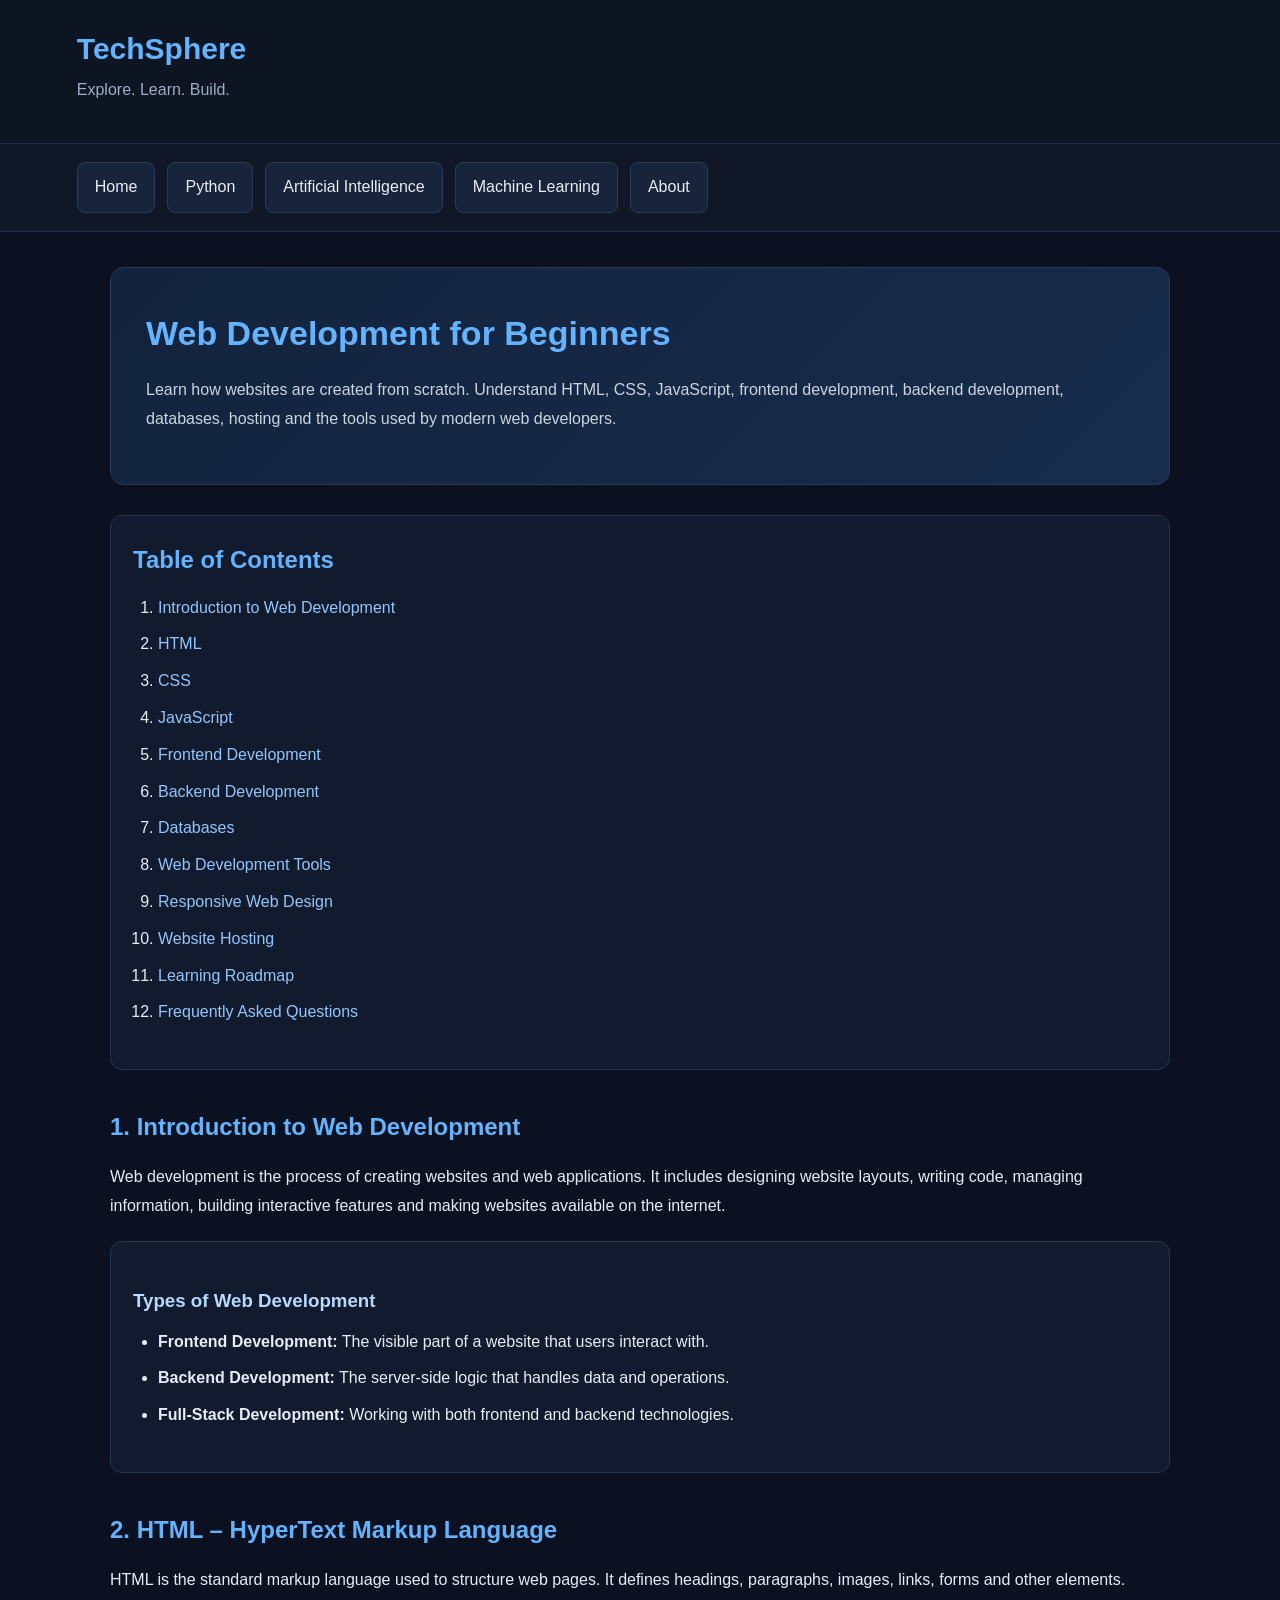
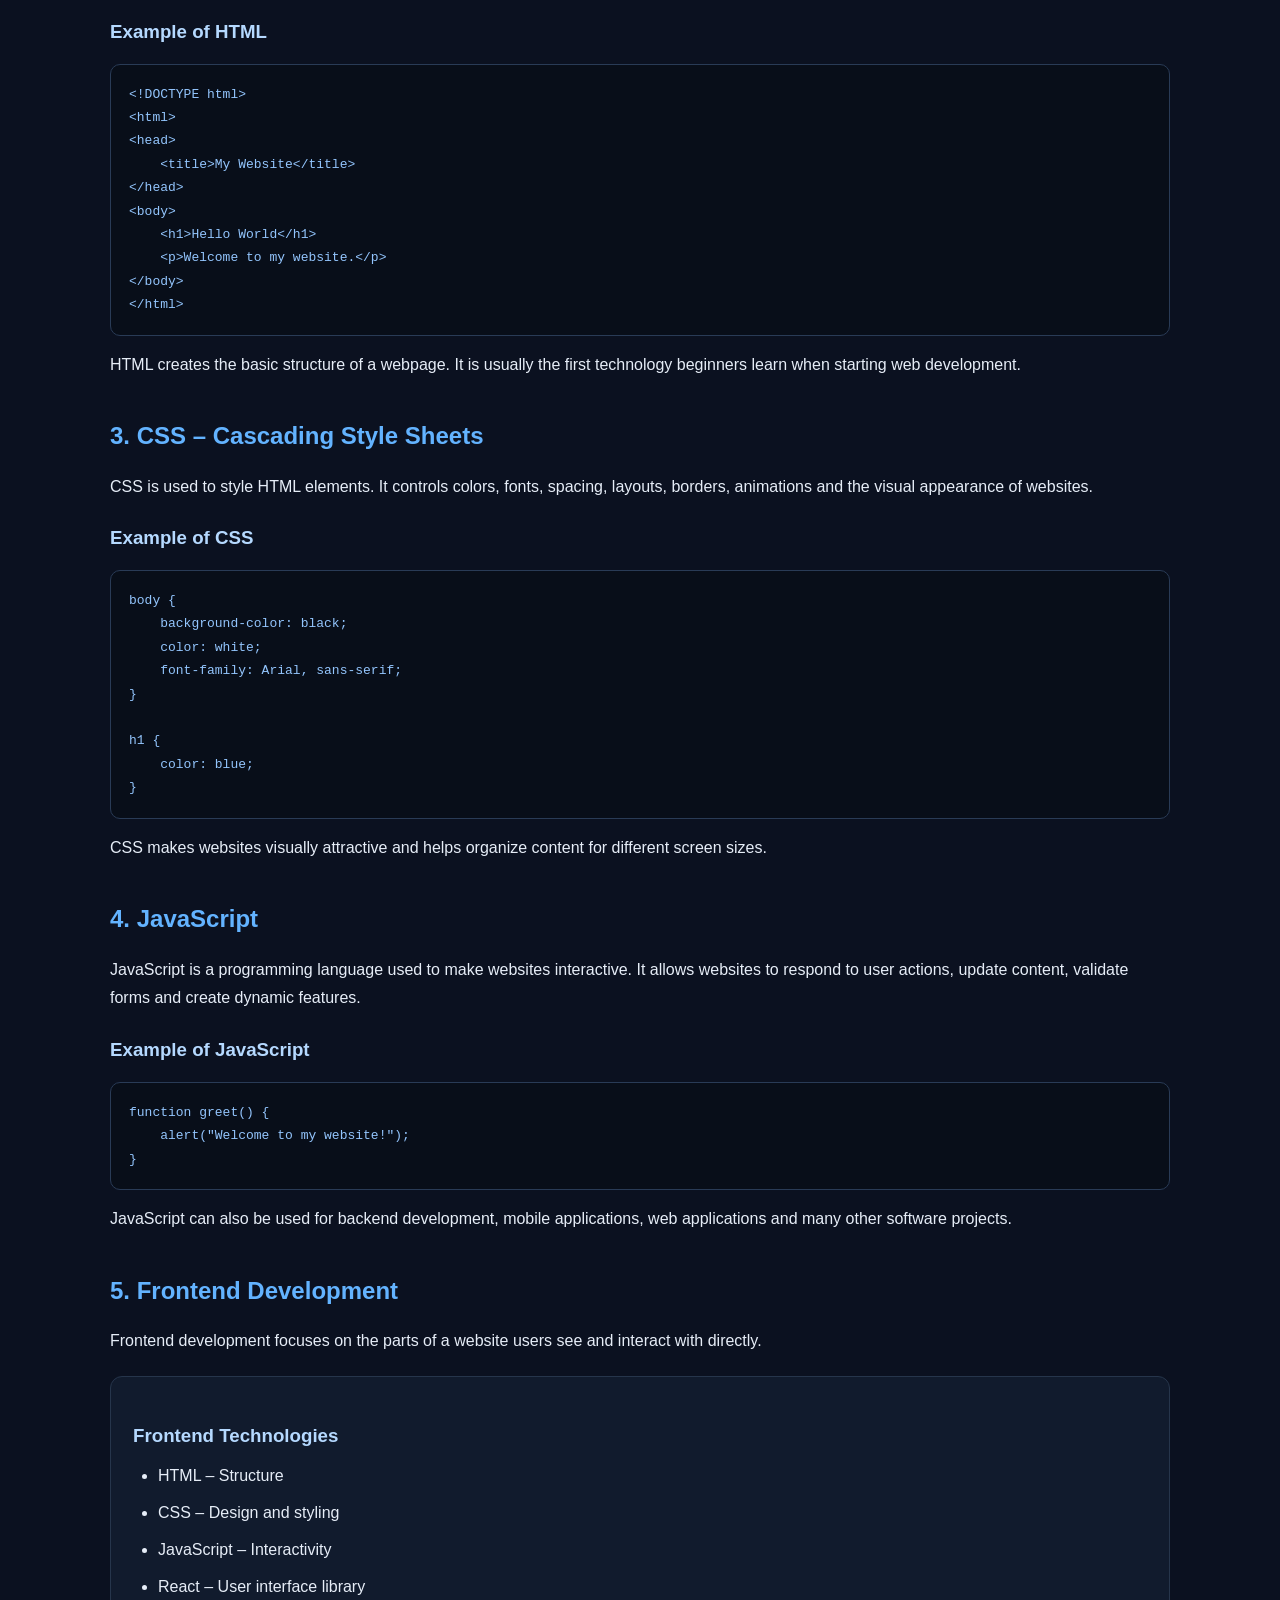
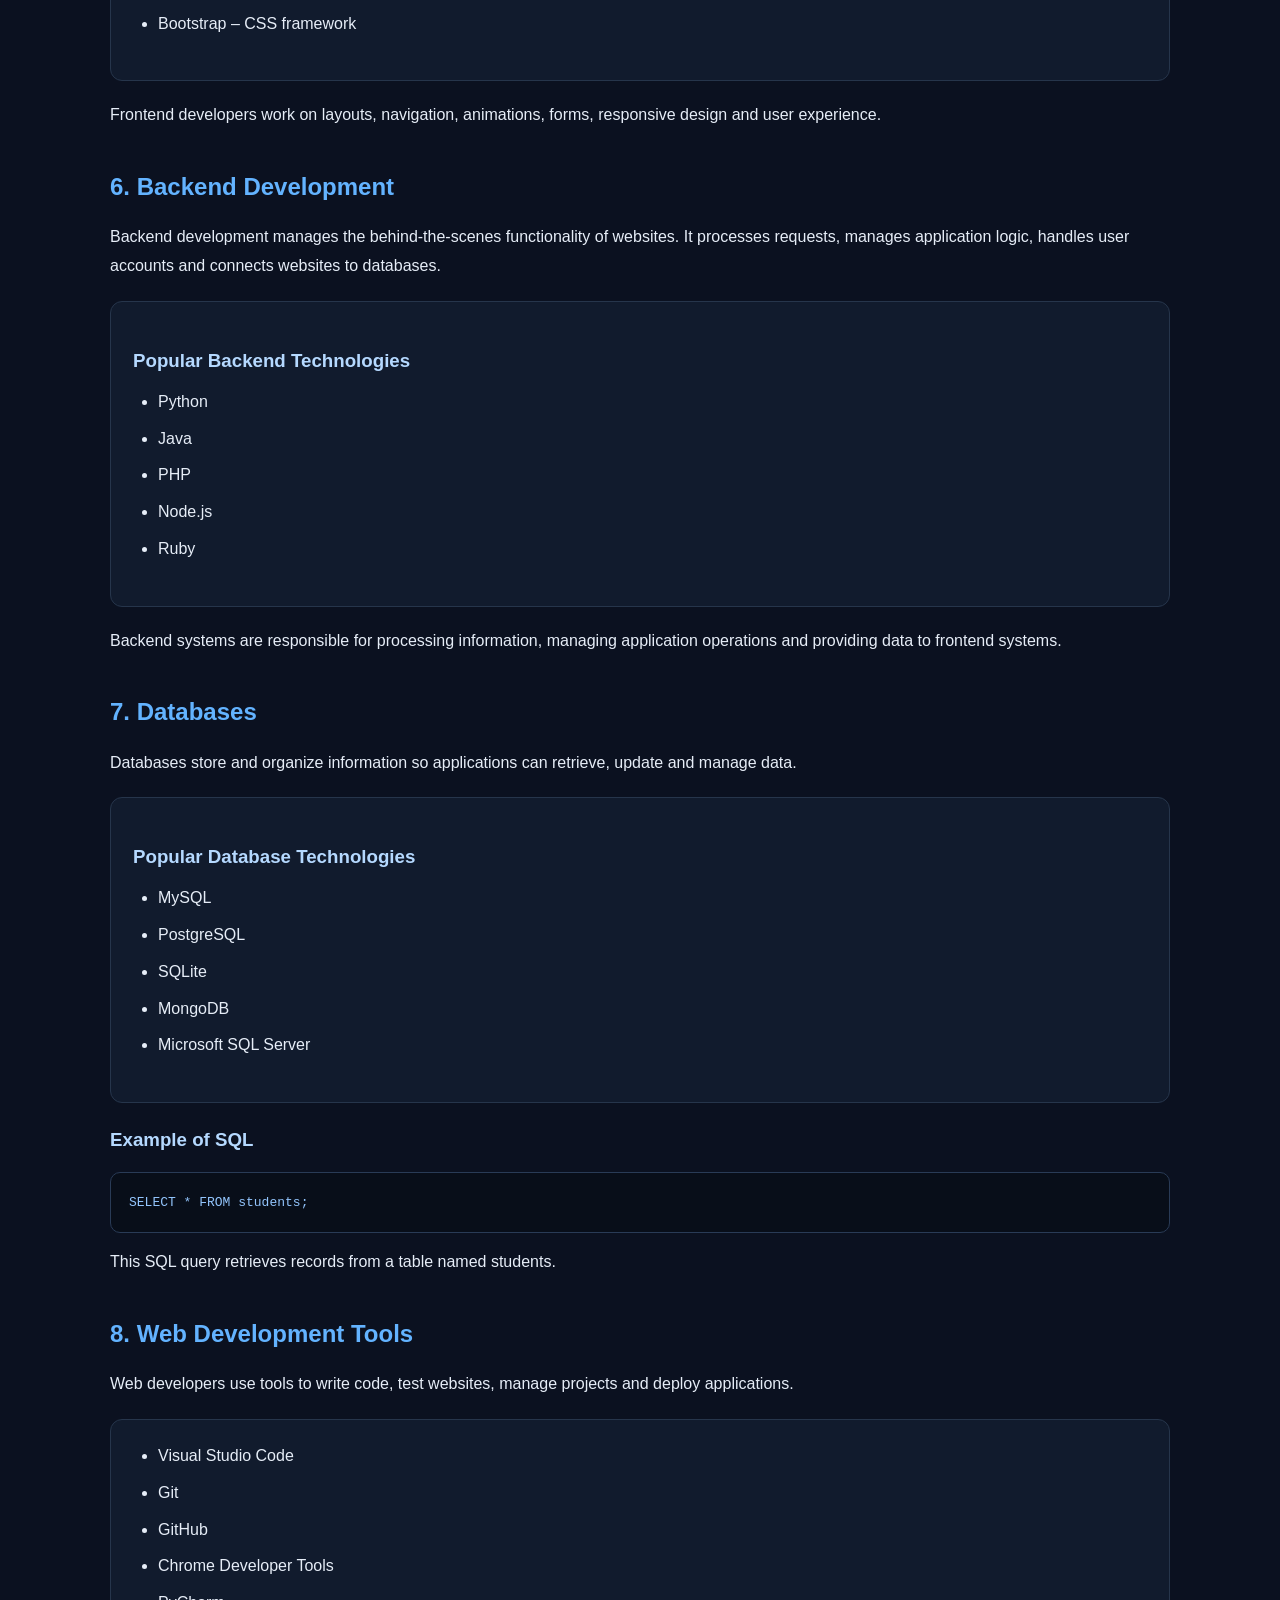
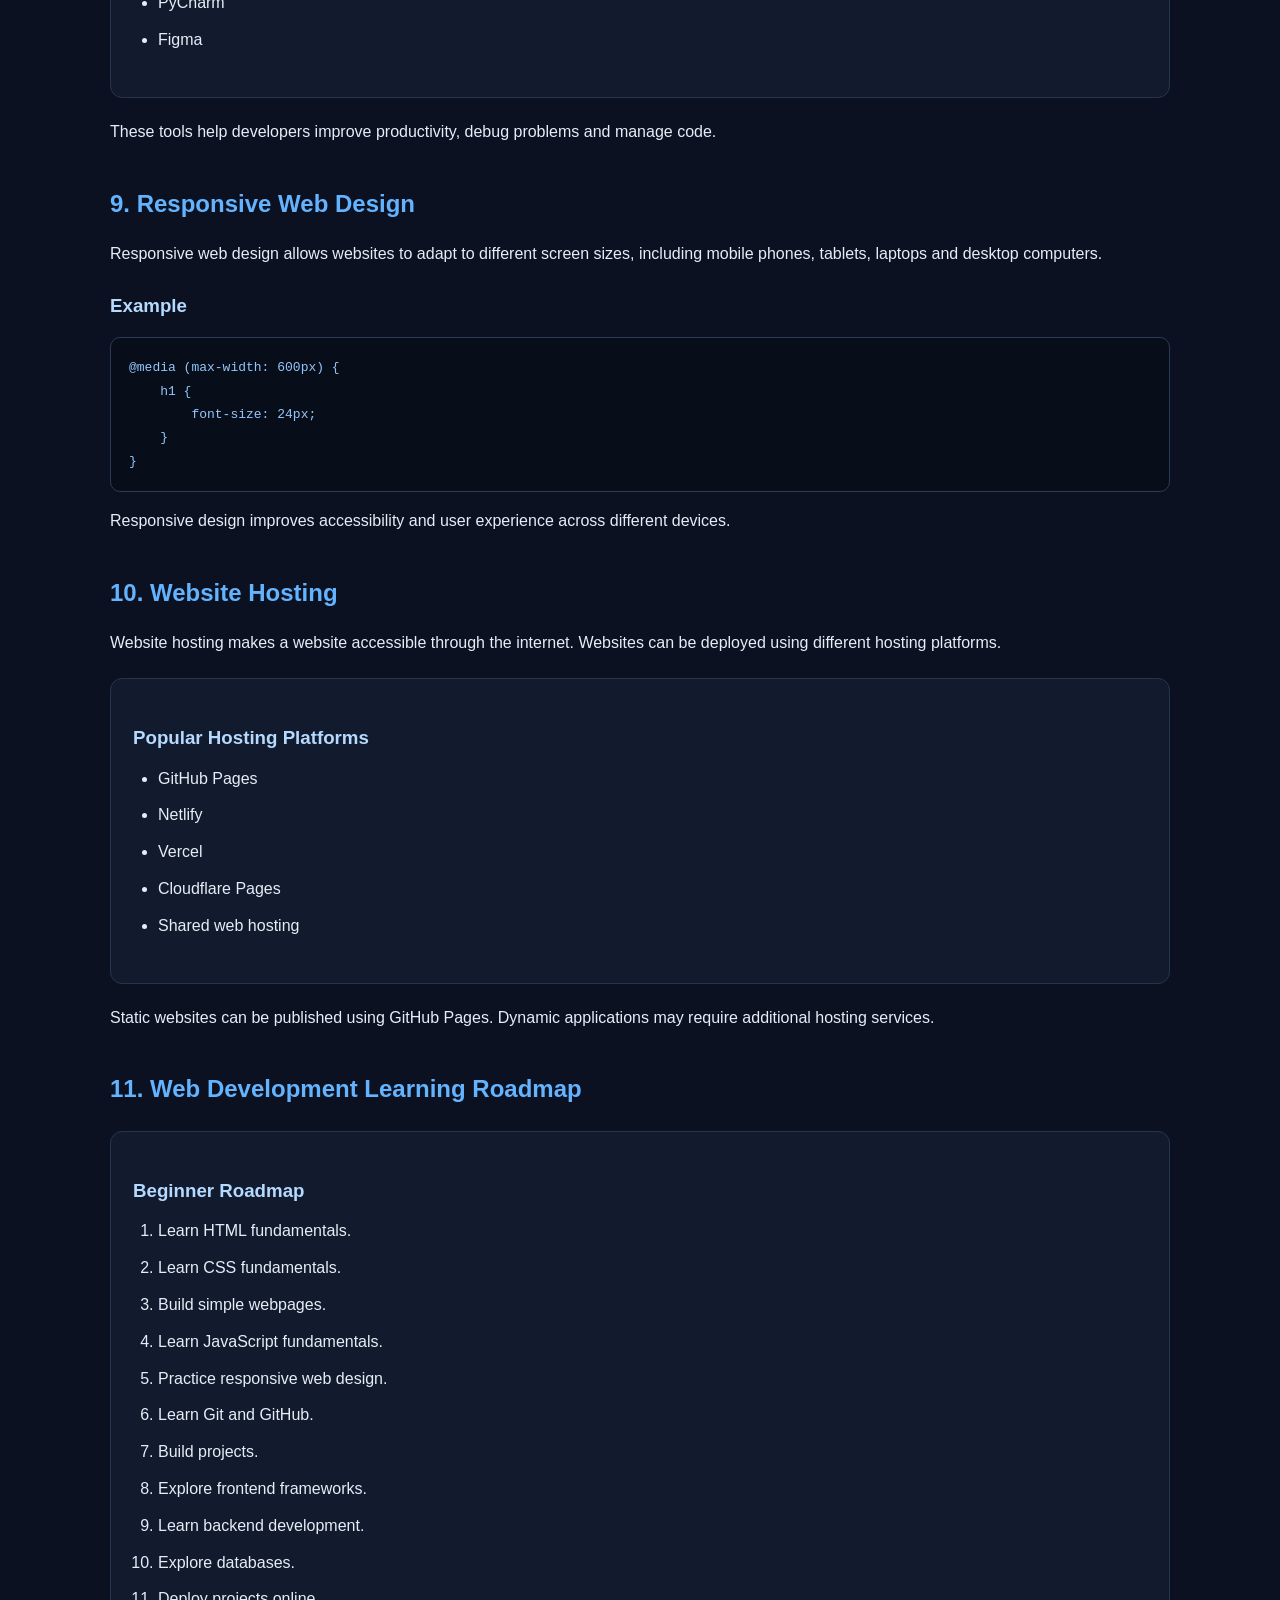
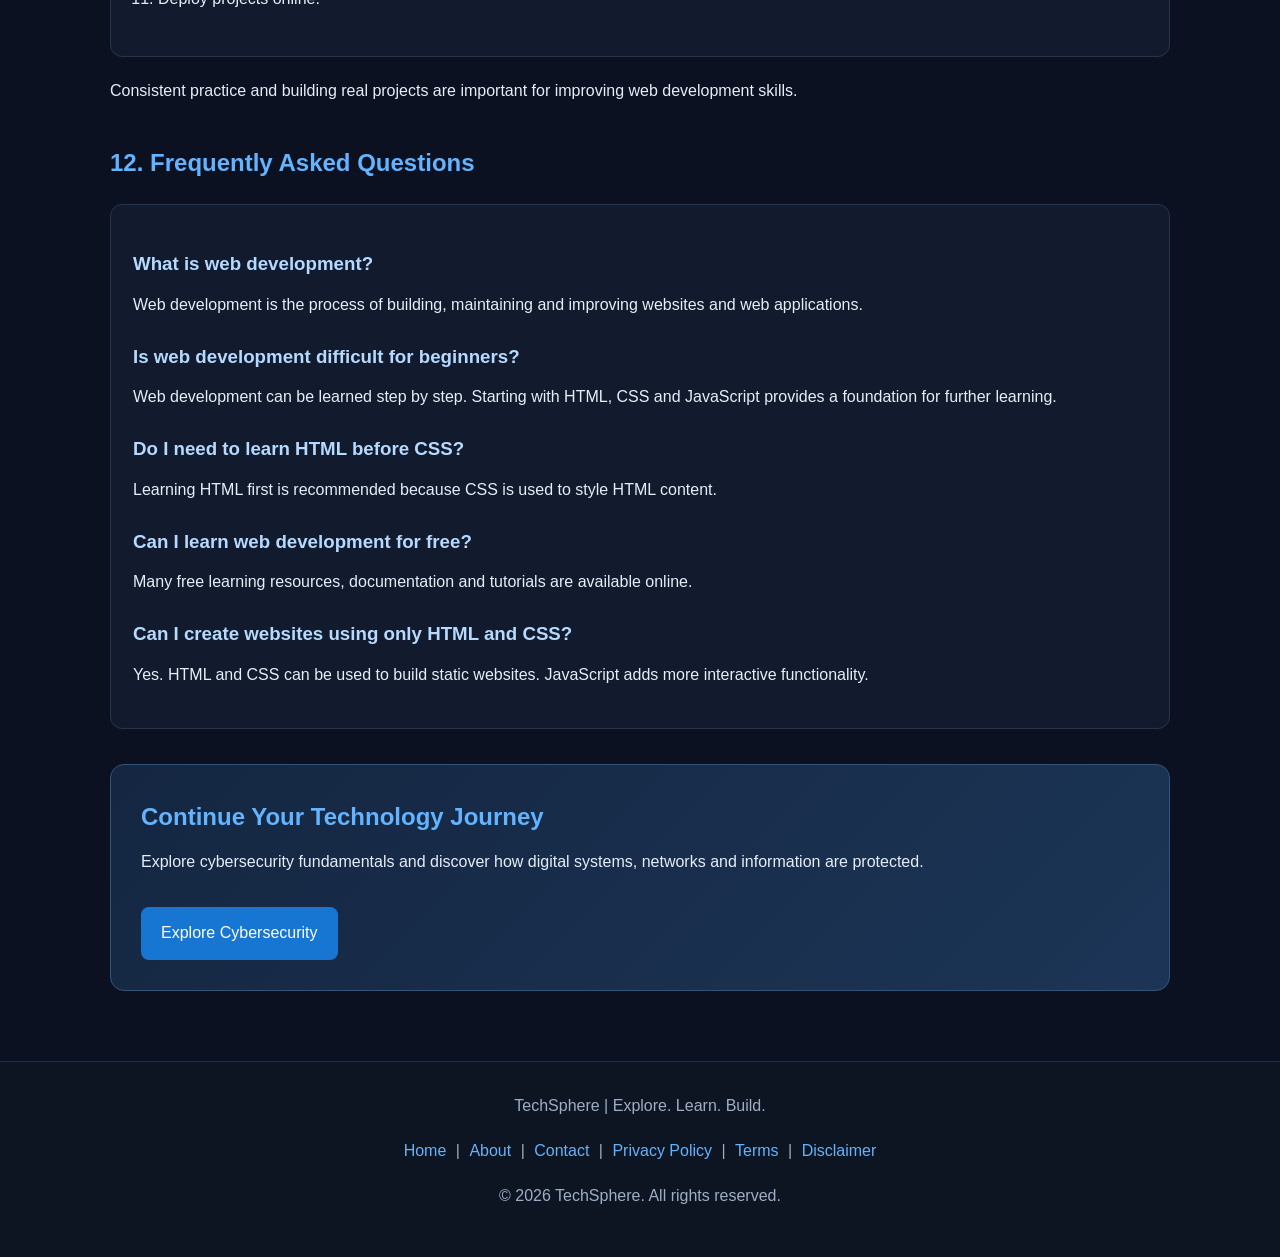
<file: web-development-for-beginners.html>
<!DOCTYPE html>
<html lang="en">
<head>
    
<!-- Google tag (gtag.js) -->
<script async src="https://www.googletagmanager.com/gtag/js?id=G-VQDR2KQS33"></script>
<script>
  window.dataLayer = window.dataLayer || [];
  function gtag(){dataLayer.push(arguments);}
  gtag('js', new Date());
  gtag('config', 'G-VQDR2KQS33');
</script>

<meta charset="UTF-8">
<meta name="viewport" content="width=device-width, initial-scale=1.0">

<title>Web Development for Beginners | TechSphere</title>
<meta name="description" content="Learn web development from scratch with TechSphere. Explore HTML, CSS, JavaScript, frontend, backend, databases, responsive design and website hosting.">
<meta name="robots" content="index, follow">

<link rel="canonical" href="https://budenshas.github.io/TechSphere/web-development-for-beginners.html">

<meta property="og:title" content="Web Development for Beginners | TechSphere">
<meta property="og:description" content="Learn web development from scratch. Explore HTML, CSS, JavaScript, frontend, backend and more.">
<meta property="og:url" content="https://budenshas.github.io/TechSphere/web-development-for-beginners.html">
<meta property="og:type" content="article">
<meta property="og:site_name" content="TechSphere">

<style>
* {
    margin: 0;
    padding: 0;
    box-sizing: border-box;
}

html {
    scroll-behavior: smooth;
}

body {
    font-family: Arial, Helvetica, sans-serif;
    background: #0b1120;
    color: #e6edf7;
    line-height: 1.8;
}

header {
    background: #0d1422;
    padding: 22px 6%;
    border-bottom: 1px solid #202d42;
}

header h1 {
    color: #63b3ff;
    font-size: 30px;
}

header p {
    color: #9eafc5;
}

nav {
    display: flex;
    flex-wrap: wrap;
    gap: 12px;
    padding: 18px 6%;
    background: #101827;
    border-bottom: 1px solid #202d42;
}

nav a {
    display: inline-block;
    text-decoration: none;
    color: #e6edf7;
    background: #182439;
    padding: 10px 17px;
    border-radius: 8px;
    border: 1px solid #293b56;
    transition: 0.25s;
}

nav a:hover {
    background: #1676d2;
    color: white;
    transform: translateY(-2px);
}

.container {
    max-width: 1100px;
    margin: auto;
    padding: 35px 20px;
}

.hero {
    background: linear-gradient(135deg, #13233d, #172c4b);
    border: 1px solid #293b56;
    border-radius: 14px;
    padding: 35px;
    margin-bottom: 30px;
}

.hero h2 {
    font-size: 34px;
    color: #63b3ff;
    margin-bottom: 12px;
}

.hero p {
    color: #cbd5e1;
}

h2.section-title {
    color: #63b3ff;
    margin: 35px 0 15px;
}

h3 {
    color: #b5d9ff;
    margin: 20px 0 10px;
}

p {
    margin-bottom: 16px;
}

ul, ol {
    padding-left: 25px;
    margin-bottom: 20px;
}

li {
    margin-bottom: 8px;
}

.card {
    background: #111b2d;
    border: 1px solid #26354b;
    padding: 22px;
    border-radius: 12px;
    margin: 20px 0;
}

code {
    background: #1c2940;
    padding: 3px 7px;
    border-radius: 5px;
    color: #93c5fd;
}

pre {
    overflow-x: auto;
    background: #080e19;
    border: 1px solid #293b56;
    padding: 18px;
    border-radius: 10px;
    margin: 15px 0;
    color: #a5d6ff;
}

pre code {
    background: none;
    padding: 0;
}

.toc {
    background: #111b2d;
    border: 1px solid #26354b;
    border-radius: 12px;
    padding: 22px;
    margin: 25px 0;
}

.toc h2 {
    color: #63b3ff;
    margin-bottom: 12px;
}

.toc a {
    color: #93c5fd;
    text-decoration: none;
}

.toc a:hover {
    text-decoration: underline;
}

.cta {
    background: linear-gradient(135deg, #142641, #1c3556);
    border: 1px solid #345477;
    border-radius: 14px;
    padding: 30px;
    margin: 35px 0;
}

.cta h2 {
    color: #63b3ff;
    margin-bottom: 10px;
}

.cta a {
    display: inline-block;
    background: #1676d2;
    color: white;
    text-decoration: none;
    padding: 12px 20px;
    border-radius: 8px;
    margin-top: 15px;
}

.cta a:hover {
    background: #2589ec;
}

footer {
    text-align: center;
    padding: 30px 15px;
    background: #0d1422;
    border-top: 1px solid #202d42;
    color: #9eafc5;
}

footer a {
    color: #63b3ff;
    text-decoration: none;
    margin: 5px;
}

footer a:hover {
    text-decoration: underline;
}

@media(max-width: 600px) {
    header h1 {
        font-size: 25px;
    }

    nav {
        gap: 8px;
    }

    nav a {
        padding: 9px 12px;
        font-size: 14px;
    }

    .hero {
        padding: 22px;
    }

    .hero h2 {
        font-size: 27px;
    }

    .container {
        padding: 25px 15px;
    }
}
</style>

<script type="application/ld+json">
{
  "@context": "https://schema.org",
  "@type": "Article",
  "headline": "Web Development for Beginners",
  "description": "A beginner-friendly guide to web development, HTML, CSS, JavaScript, frontend, backend, databases and hosting.",
  "author": {
    "@type": "Organization",
    "name": "TechSphere"
  },
  "publisher": {
    "@type": "Organization",
    "name": "TechSphere"
  },
  "mainEntityOfPage": "https://budenshas.github.io/TechSphere/web-development-for-beginners.html"
}
</script>

</head>

<body>

<header>
    <h1>TechSphere</h1>
    <p>Explore. Learn. Build.</p>
</header>

<nav>
    <a href="https://budenshas.github.io/TechSphere/">Home</a>
    <a href="https://budenshas.github.io/TechSphere/python.html">Python</a>
    <a href="https://budenshas.github.io/TechSphere/what-is-ai.html">Artificial Intelligence</a>
    <a href="https://budenshas.github.io/TechSphere/machine-learning.html">Machine Learning</a>
    <a href="https://budenshas.github.io/TechSphere/about.html">About</a>
</nav>

<div class="container">

<div class="hero">
    <h2>Web Development for Beginners</h2>
    <p>
        Learn how websites are created from scratch. Understand HTML, CSS,
        JavaScript, frontend development, backend development, databases,
        hosting and the tools used by modern web developers.
    </p>
</div>

<div class="toc">
    <h2>Table of Contents</h2>
    <ol>
        <li><a href="#introduction">Introduction to Web Development</a></li>
        <li><a href="#html">HTML</a></li>
        <li><a href="#css">CSS</a></li>
        <li><a href="#javascript">JavaScript</a></li>
        <li><a href="#frontend">Frontend Development</a></li>
        <li><a href="#backend">Backend Development</a></li>
        <li><a href="#database">Databases</a></li>
        <li><a href="#tools">Web Development Tools</a></li>
        <li><a href="#responsive">Responsive Web Design</a></li>
        <li><a href="#hosting">Website Hosting</a></li>
        <li><a href="#roadmap">Learning Roadmap</a></li>
        <li><a href="#faq">Frequently Asked Questions</a></li>
    </ol>
</div>

<section id="introduction">
<h2 class="section-title">1. Introduction to Web Development</h2>

<p>
Web development is the process of creating websites and web applications.
It includes designing website layouts, writing code, managing information,
building interactive features and making websites available on the internet.
</p>

<div class="card">
<h3>Types of Web Development</h3>
<ul>
<li><strong>Frontend Development:</strong> The visible part of a website that users interact with.</li>
<li><strong>Backend Development:</strong> The server-side logic that handles data and operations.</li>
<li><strong>Full-Stack Development:</strong> Working with both frontend and backend technologies.</li>
</ul>
</div>
</section>

<section id="html">
<h2 class="section-title">2. HTML – HyperText Markup Language</h2>

<p>
HTML is the standard markup language used to structure web pages.
It defines headings, paragraphs, images, links, forms and other elements.
</p>

<h3>Example of HTML</h3>

<pre><code>&lt;!DOCTYPE html&gt;
&lt;html&gt;
&lt;head&gt;
    &lt;title&gt;My Website&lt;/title&gt;
&lt;/head&gt;
&lt;body&gt;
    &lt;h1&gt;Hello World&lt;/h1&gt;
    &lt;p&gt;Welcome to my website.&lt;/p&gt;
&lt;/body&gt;
&lt;/html&gt;</code></pre>

<p>
HTML creates the basic structure of a webpage. It is usually the first
technology beginners learn when starting web development.
</p>
</section>

<section id="css">
<h2 class="section-title">3. CSS – Cascading Style Sheets</h2>

<p>
CSS is used to style HTML elements. It controls colors, fonts, spacing,
layouts, borders, animations and the visual appearance of websites.
</p>

<h3>Example of CSS</h3>

<pre><code>body {
    background-color: black;
    color: white;
    font-family: Arial, sans-serif;
}

h1 {
    color: blue;
}</code></pre>

<p>
CSS makes websites visually attractive and helps organize content
for different screen sizes.
</p>
</section>

<section id="javascript">
<h2 class="section-title">4. JavaScript</h2>

<p>
JavaScript is a programming language used to make websites interactive.
It allows websites to respond to user actions, update content,
validate forms and create dynamic features.
</p>

<h3>Example of JavaScript</h3>

<pre><code>function greet() {
    alert("Welcome to my website!");
}</code></pre>

<p>
JavaScript can also be used for backend development, mobile applications,
web applications and many other software projects.
</p>
</section>

<section id="frontend">
<h2 class="section-title">5. Frontend Development</h2>

<p>
Frontend development focuses on the parts of a website users see and
interact with directly.
</p>

<div class="card">
<h3>Frontend Technologies</h3>
<ul>
<li>HTML – Structure</li>
<li>CSS – Design and styling</li>
<li>JavaScript – Interactivity</li>
<li>React – User interface library</li>
<li>Bootstrap – CSS framework</li>
</ul>
</div>

<p>
Frontend developers work on layouts, navigation, animations,
forms, responsive design and user experience.
</p>
</section>

<section id="backend">
<h2 class="section-title">6. Backend Development</h2>

<p>
Backend development manages the behind-the-scenes functionality
of websites. It processes requests, manages application logic,
handles user accounts and connects websites to databases.
</p>

<div class="card">
<h3>Popular Backend Technologies</h3>
<ul>
<li>Python</li>
<li>Java</li>
<li>PHP</li>
<li>Node.js</li>
<li>Ruby</li>
</ul>
</div>

<p>
Backend systems are responsible for processing information,
managing application operations and providing data to frontend systems.
</p>
</section>

<section id="database">
<h2 class="section-title">7. Databases</h2>

<p>
Databases store and organize information so applications can
retrieve, update and manage data.
</p>

<div class="card">
<h3>Popular Database Technologies</h3>
<ul>
<li>MySQL</li>
<li>PostgreSQL</li>
<li>SQLite</li>
<li>MongoDB</li>
<li>Microsoft SQL Server</li>
</ul>
</div>

<h3>Example of SQL</h3>

<pre><code>SELECT * FROM students;</code></pre>

<p>
This SQL query retrieves records from a table named students.
</p>
</section>

<section id="tools">
<h2 class="section-title">8. Web Development Tools</h2>

<p>
Web developers use tools to write code, test websites,
manage projects and deploy applications.
</p>

<div class="card">
<ul>
<li>Visual Studio Code</li>
<li>Git</li>
<li>GitHub</li>
<li>Chrome Developer Tools</li>
<li>PyCharm</li>
<li>Figma</li>
</ul>
</div>

<p>
These tools help developers improve productivity,
debug problems and manage code.
</p>
</section>

<section id="responsive">
<h2 class="section-title">9. Responsive Web Design</h2>

<p>
Responsive web design allows websites to adapt to different screen sizes,
including mobile phones, tablets, laptops and desktop computers.
</p>

<h3>Example</h3>

<pre><code>@media (max-width: 600px) {
    h1 {
        font-size: 24px;
    }
}</code></pre>

<p>
Responsive design improves accessibility and user experience
across different devices.
</p>
</section>

<section id="hosting">
<h2 class="section-title">10. Website Hosting</h2>

<p>
Website hosting makes a website accessible through the internet.
Websites can be deployed using different hosting platforms.
</p>

<div class="card">
<h3>Popular Hosting Platforms</h3>
<ul>
<li>GitHub Pages</li>
<li>Netlify</li>
<li>Vercel</li>
<li>Cloudflare Pages</li>
<li>Shared web hosting</li>
</ul>
</div>

<p>
Static websites can be published using GitHub Pages.
Dynamic applications may require additional hosting services.
</p>
</section>

<section id="roadmap">
<h2 class="section-title">11. Web Development Learning Roadmap</h2>

<div class="card">
<h3>Beginner Roadmap</h3>

<ol>
<li>Learn HTML fundamentals.</li>
<li>Learn CSS fundamentals.</li>
<li>Build simple webpages.</li>
<li>Learn JavaScript fundamentals.</li>
<li>Practice responsive web design.</li>
<li>Learn Git and GitHub.</li>
<li>Build projects.</li>
<li>Explore frontend frameworks.</li>
<li>Learn backend development.</li>
<li>Explore databases.</li>
<li>Deploy projects online.</li>
</ol>
</div>

<p>
Consistent practice and building real projects are important
for improving web development skills.
</p>
</section>

<section id="faq">
<h2 class="section-title">12. Frequently Asked Questions</h2>

<div class="card">

<h3>What is web development?</h3>
<p>
Web development is the process of building, maintaining and
improving websites and web applications.
</p>

<h3>Is web development difficult for beginners?</h3>
<p>
Web development can be learned step by step. Starting with HTML,
CSS and JavaScript provides a foundation for further learning.
</p>

<h3>Do I need to learn HTML before CSS?</h3>
<p>
Learning HTML first is recommended because CSS is used to style
HTML content.
</p>

<h3>Can I learn web development for free?</h3>
<p>
Many free learning resources, documentation and tutorials
are available online.
</p>

<h3>Can I create websites using only HTML and CSS?</h3>
<p>
Yes. HTML and CSS can be used to build static websites.
JavaScript adds more interactive functionality.
</p>

</div>
</section>

<div class="cta">
<h2>Continue Your Technology Journey</h2>
<p>
Explore cybersecurity fundamentals and discover how digital
systems, networks and information are protected.
</p>

<a href="https://budenshas.github.io/TechSphere/cybersecurity-for-beginners.html">
Explore Cybersecurity
</a>
</div>

</div>

<footer>
<p>TechSphere | Explore. Learn. Build.</p>

<p>
<a href="https://budenshas.github.io/TechSphere/">Home</a> |
<a href="https://budenshas.github.io/TechSphere/about.html">About</a> |
<a href="https://budenshas.github.io/TechSphere/contact.html">Contact</a> |
<a href="https://budenshas.github.io/TechSphere/privacy-policy.html">Privacy Policy</a> |
<a href="https://budenshas.github.io/TechSphere/terms.html">Terms</a> |
<a href="https://budenshas.github.io/TechSphere/disclaimer.html">Disclaimer</a>
</p>

<p>© 2026 TechSphere. All rights reserved.</p>
</footer>

</body>
</html>
</file>
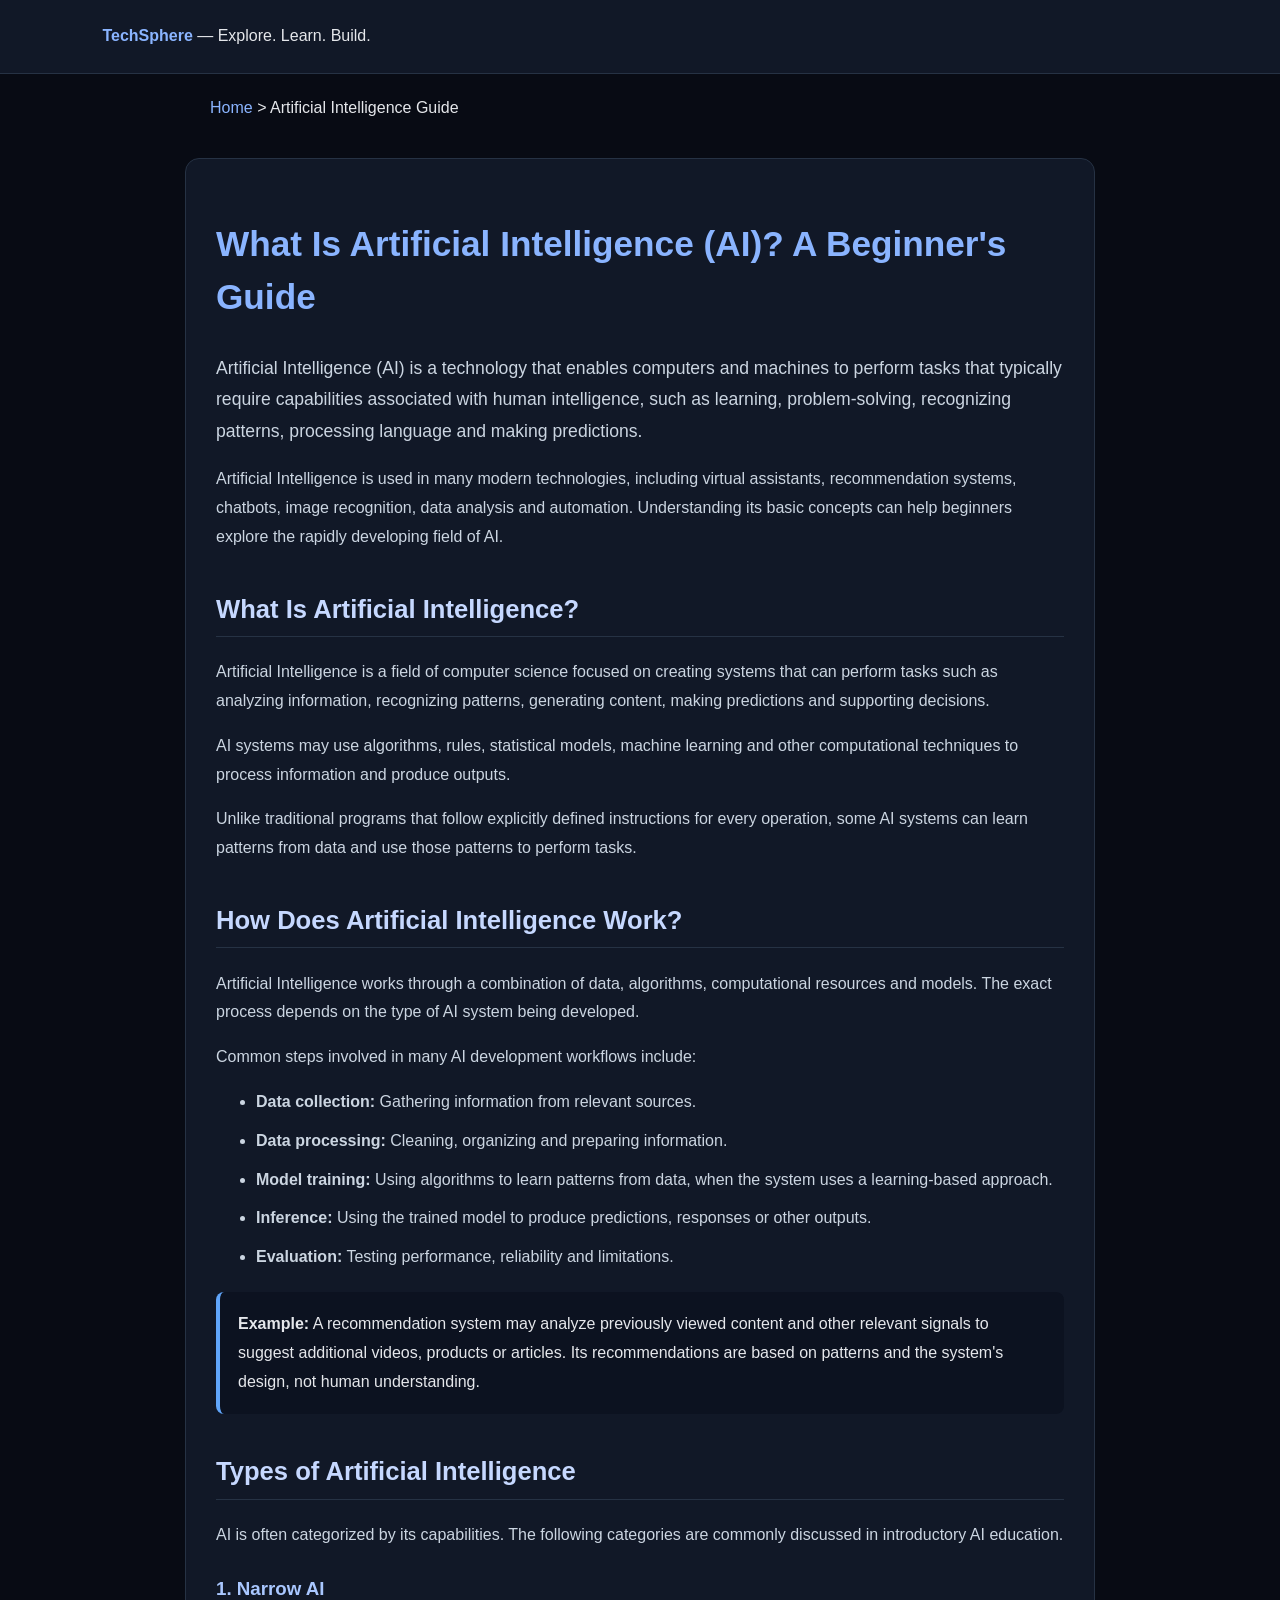
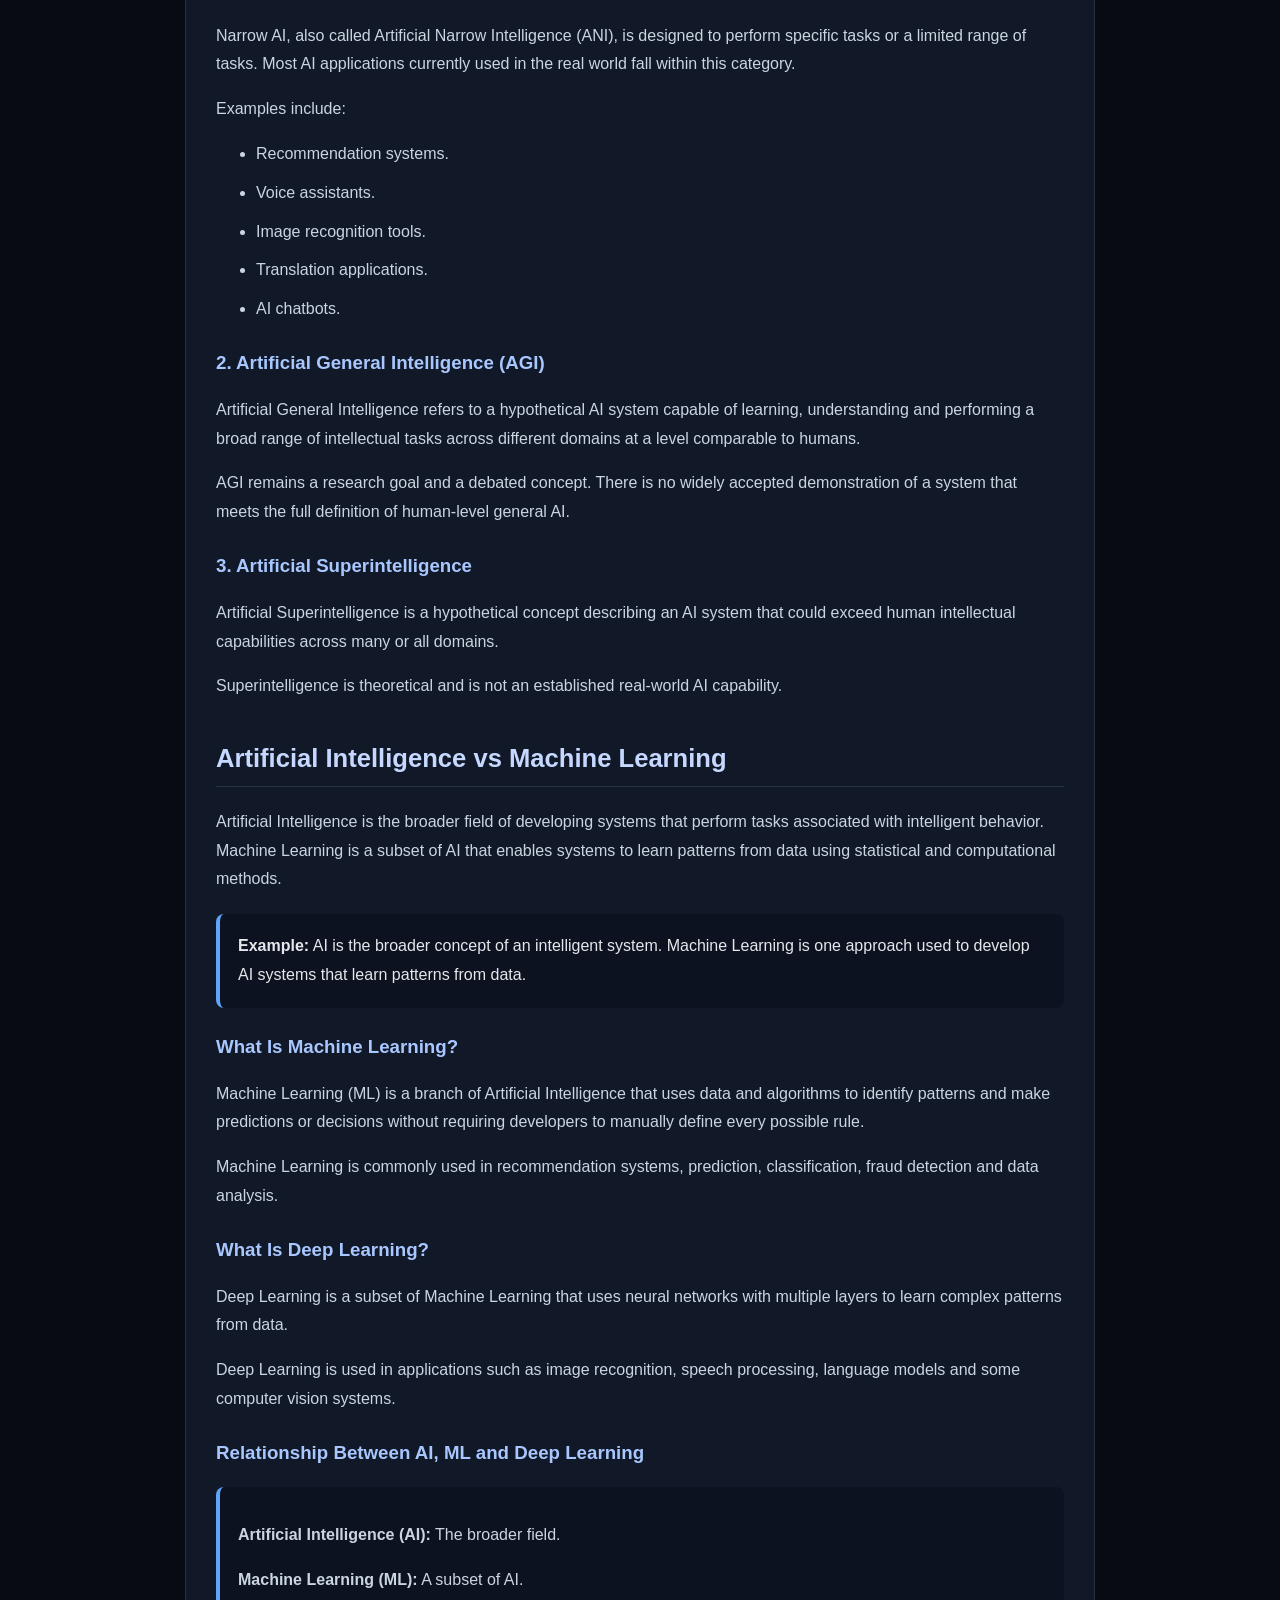
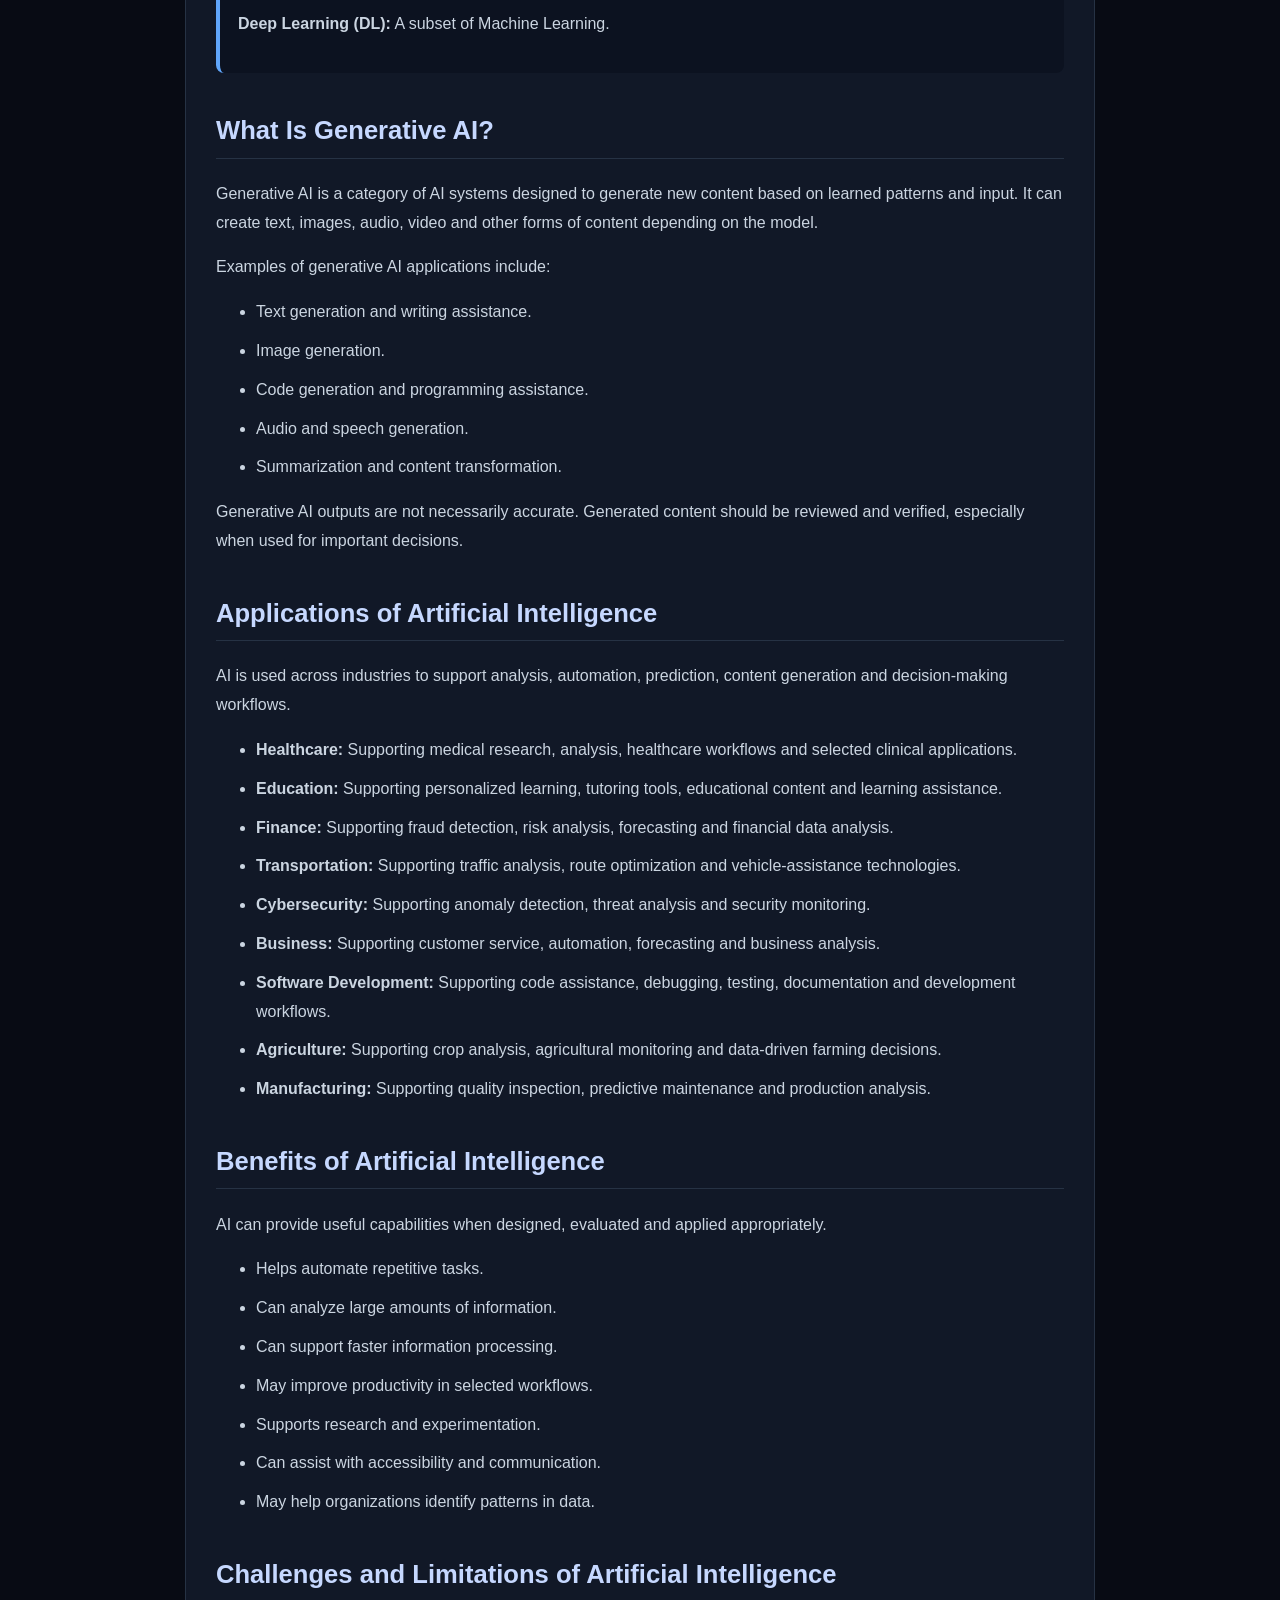
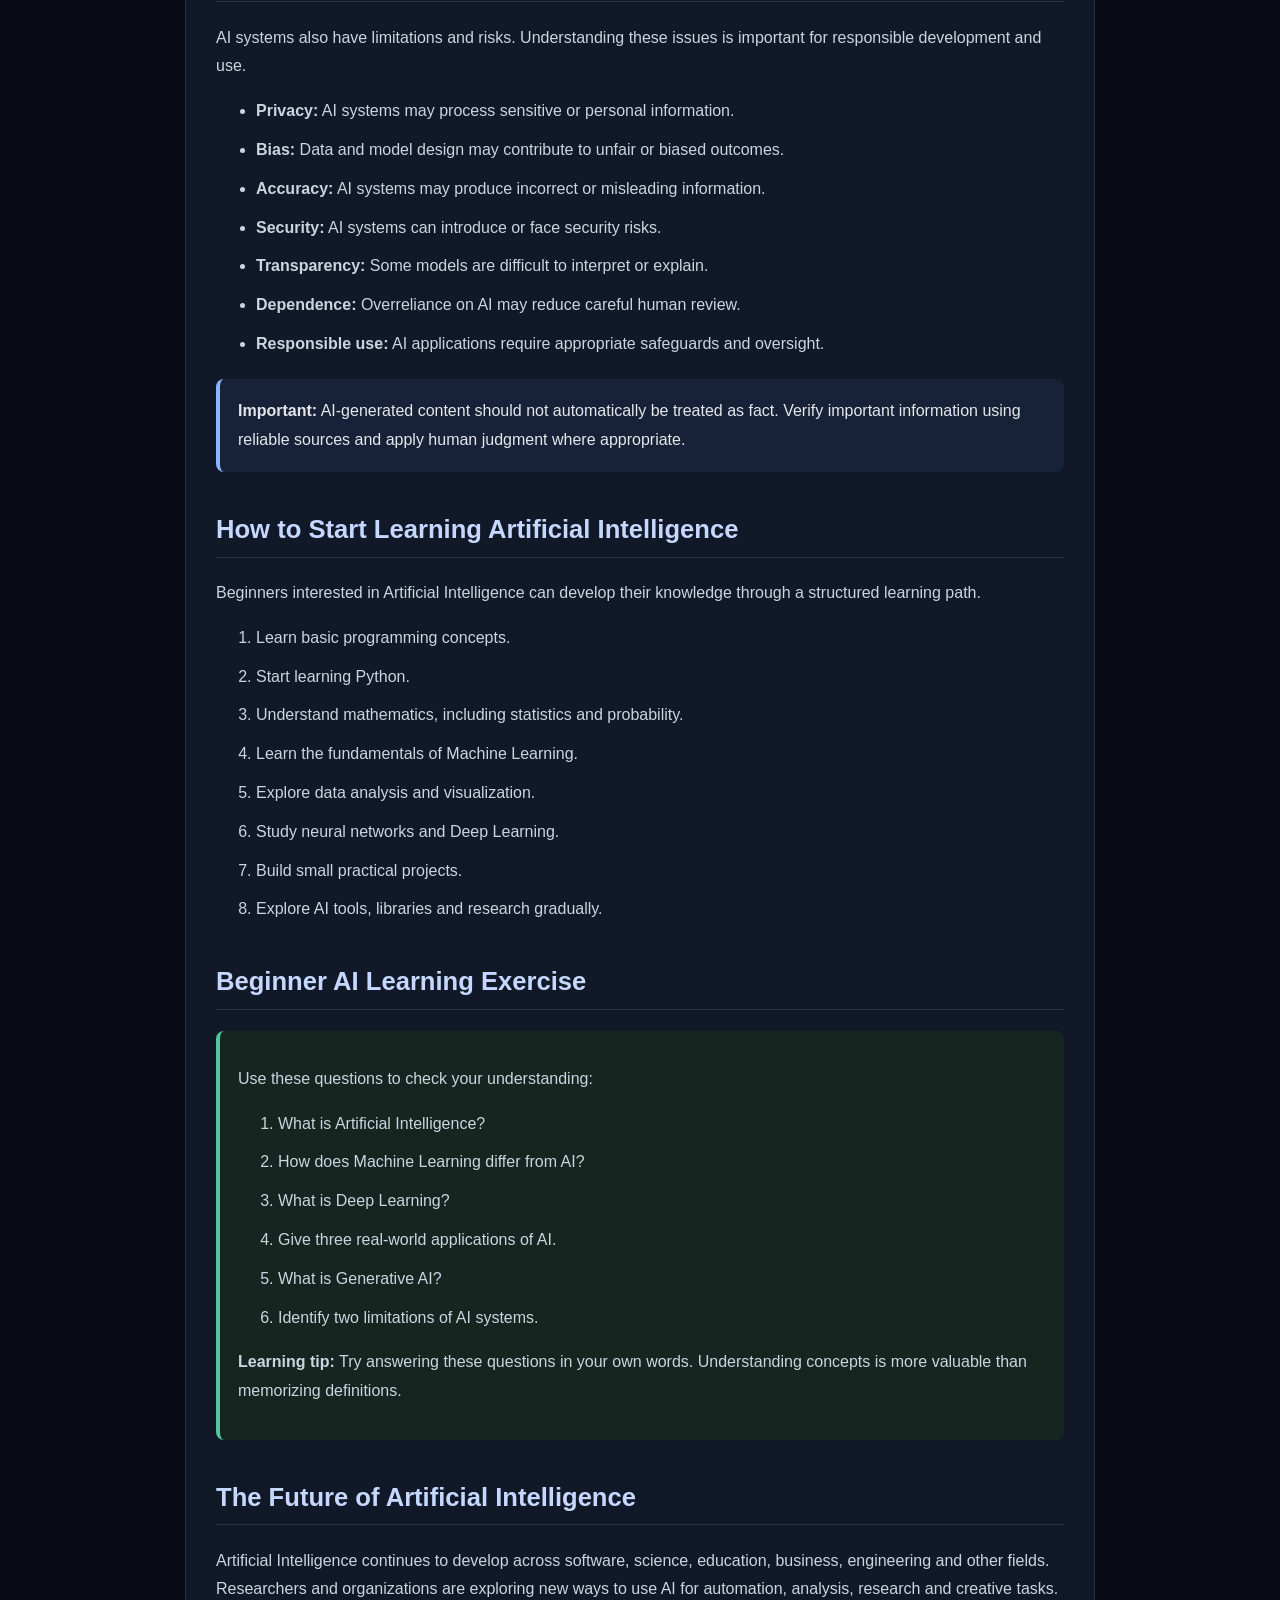
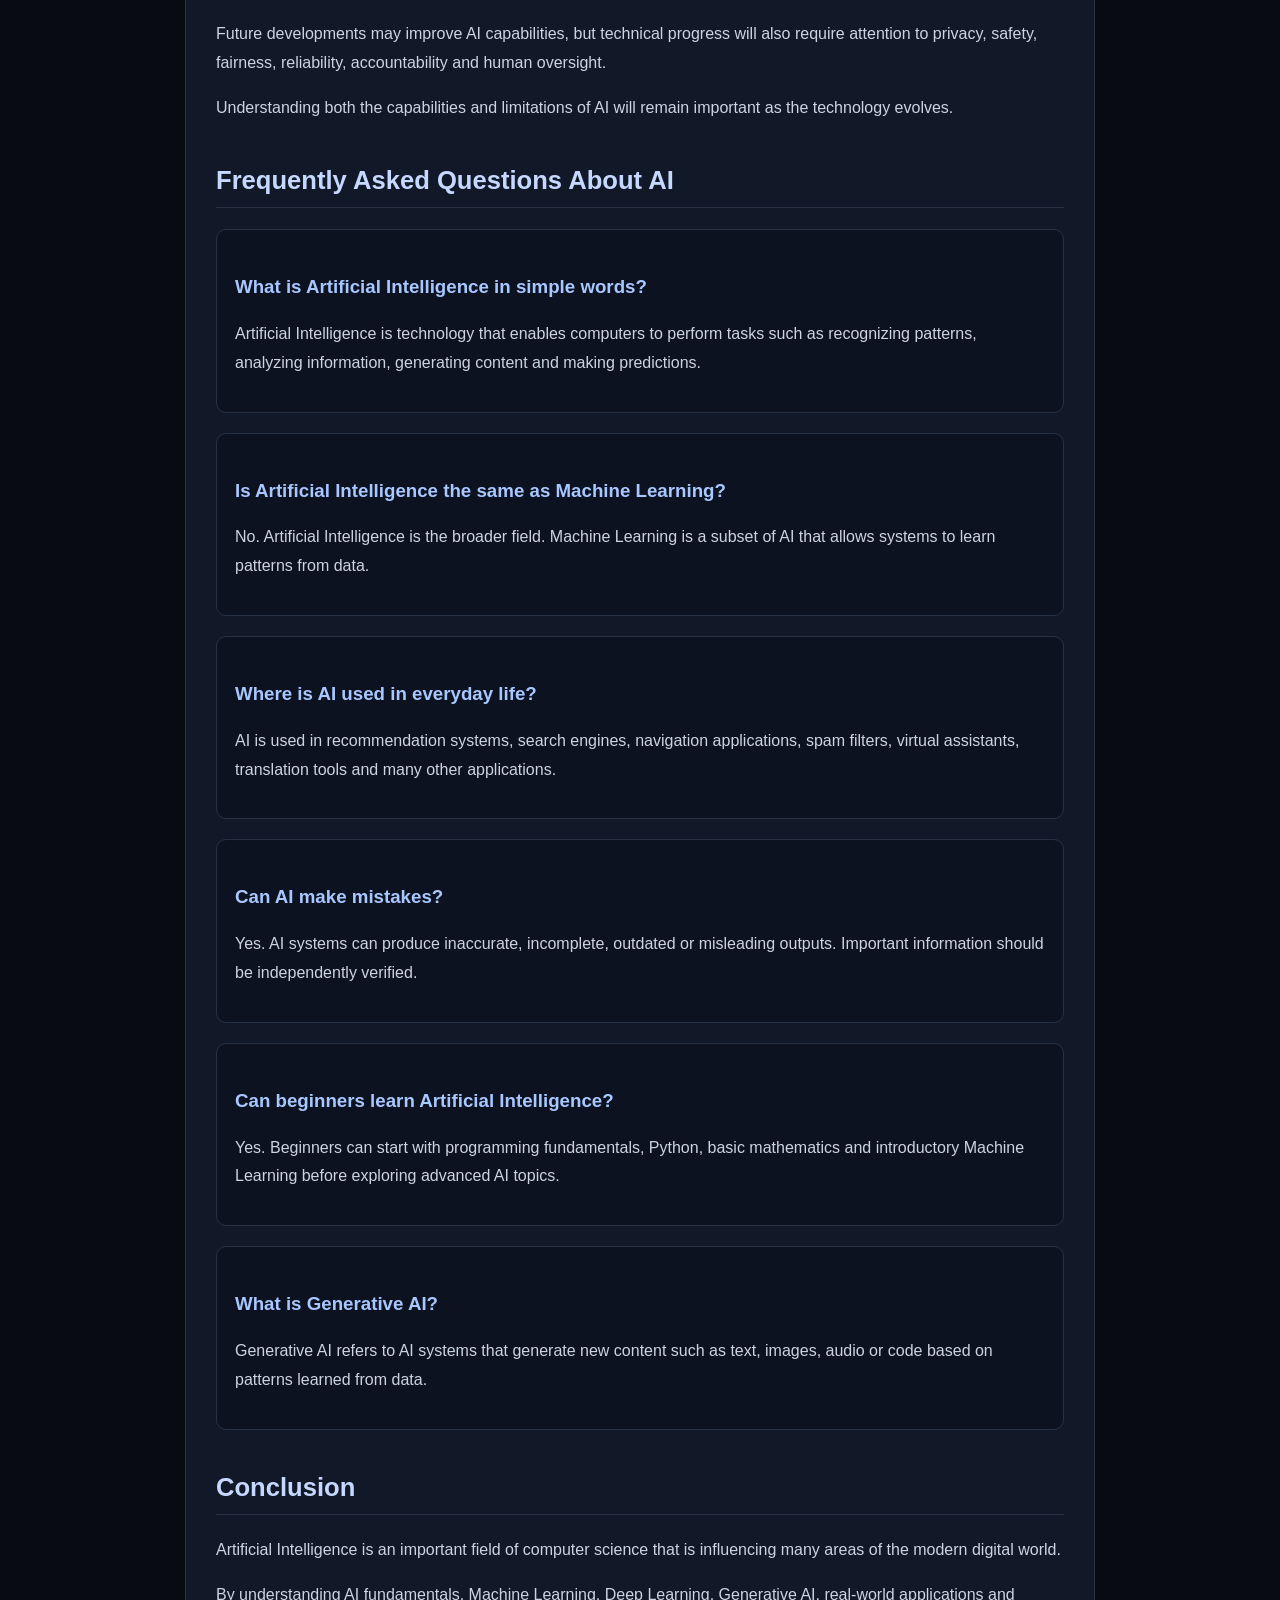
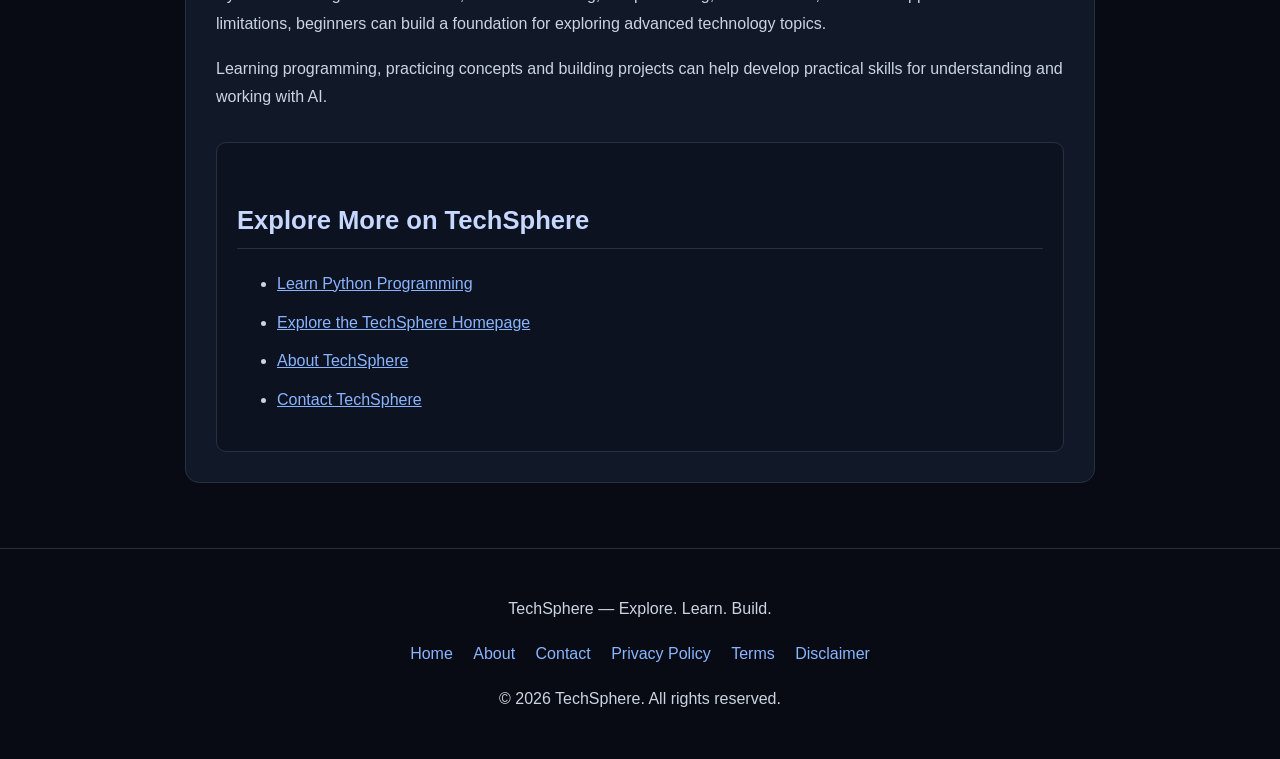
<file: what-is-ai.html>
<!DOCTYPE html>
<html lang="en">
<head>
    
<!-- Google tag (gtag.js) -->
<script async src="https://www.googletagmanager.com/gtag/js?id=G-VQDR2KQS33"></script>
<script>
  window.dataLayer = window.dataLayer || [];
  function gtag(){dataLayer.push(arguments);}
  gtag('js', new Date());
  gtag('config', 'G-VQDR2KQS33');
</script>

    <meta charset="UTF-8">
    <meta name="viewport" content="width=device-width, initial-scale=1.0">

    <!-- Primary SEO -->
    <title>What Is Artificial Intelligence (AI)? Beginner's Guide | TechSphere</title>
    <meta name="description" content="Discover what Artificial Intelligence (AI) is, how it works, types of AI, machine learning, deep learning, real-world applications, benefits, limitations and examples.">
    <meta name="author" content="TechSphere">
    <meta name="robots" content="index, follow">
    <meta name="theme-color" content="#080b14">
    <meta name="keywords" content="Artificial Intelligence, AI explained, what is AI, AI for beginners, machine learning, deep learning, AI applications, AI technology">

    <!-- Canonical -->
    <link rel="canonical" href="https://budenshas.github.io/TechSphere/what-is-ai.html">

    <!-- Open Graph -->
    <meta property="og:title" content="What Is Artificial Intelligence (AI)? A Beginner's Guide | TechSphere">
    <meta property="og:description" content="Understand Artificial Intelligence, how it works, its types, applications, benefits, challenges and future.">
    <meta property="og:url" content="https://budenshas.github.io/TechSphere/what-is-ai.html">
    <meta property="og:type" content="article">
    <meta property="og:site_name" content="TechSphere">
    <meta property="og:locale" content="en_US">

    <!-- Twitter Card -->
    <meta name="twitter:card" content="summary">
    <meta name="twitter:title" content="What Is Artificial Intelligence? | TechSphere">
    <meta name="twitter:description" content="A beginner-friendly guide to Artificial Intelligence, machine learning, applications and limitations.">

    <!-- Structured Data: Article -->
    <script type="application/ld+json">
    {
      "@context": "https://schema.org",
      "@type": "TechArticle",
      "headline": "What Is Artificial Intelligence (AI)? A Beginner's Guide",
      "description": "A beginner-friendly guide explaining Artificial Intelligence, how it works, its types, applications, benefits, limitations and future.",
      "author": {
        "@type": "Organization",
        "name": "TechSphere"
      },
      "publisher": {
        "@type": "Organization",
        "name": "TechSphere",
        "url": "https://budenshas.github.io/TechSphere/"
      },
      "mainEntityOfPage": {
        "@type": "WebPage",
        "@id": "https://budenshas.github.io/TechSphere/what-is-ai.html"
      },
      "url": "https://budenshas.github.io/TechSphere/what-is-ai.html",
      "inLanguage": "en"
    }
    </script>

    <!-- Structured Data: Breadcrumbs -->
    <script type="application/ld+json">
    {
      "@context": "https://schema.org",
      "@type": "BreadcrumbList",
      "itemListElement": [
        {
          "@type": "ListItem",
          "position": 1,
          "name": "TechSphere",
          "item": "https://budenshas.github.io/TechSphere/"
        },
        {
          "@type": "ListItem",
          "position": 2,
          "name": "Artificial Intelligence Guide",
          "item": "https://budenshas.github.io/TechSphere/what-is-ai.html"
        }
      ]
    }
    </script>

    <style>
        * {
            box-sizing: border-box;
        }

        html {
            scroll-behavior: smooth;
        }

        body {
            margin: 0;
            padding: 0;
            background: #080b14;
            color: #e5e7eb;
            font-family: Arial, Helvetica, sans-serif;
            line-height: 1.8;
        }

        header {
            background: #111827;
            padding: 22px 8%;
            border-bottom: 1px solid #263244;
        }

        header a {
            color: #8ab4ff;
            text-decoration: none;
            font-weight: bold;
        }

        nav {
            max-width: 900px;
            margin: 20px auto 0;
            padding: 0 20px;
        }

        nav a {
            color: #8ab4ff;
            text-decoration: none;
        }

        main {
            max-width: 950px;
            margin: auto;
            padding: 35px 20px;
        }

        article {
            background: #111827;
            border: 1px solid #263244;
            border-radius: 14px;
            padding: 30px;
        }

        h1, h2, h3 {
            line-height: 1.5;
        }

        h1 {
            color: #8ab4ff;
            font-size: 2.2rem;
        }

        h2 {
            color: #c6d8ff;
            margin-top: 38px;
            font-size: 1.6rem;
            border-bottom: 1px solid #263244;
            padding-bottom: 8px;
        }

        h3 {
            color: #a9c7ff;
            margin-top: 25px;
        }

        p {
            color: #cbd5e1;
        }

        li {
            margin-bottom: 10px;
            color: #cbd5e1;
        }

        a {
            color: #8ab4ff;
        }

        a:hover {
            color: #c6d8ff;
        }

        .intro {
            font-size: 1.1rem;
        }

        .example {
            background: #0c1220;
            padding: 18px;
            border-left: 4px solid #60a5fa;
            border-radius: 8px;
            margin: 20px 0;
        }

        .note {
            background: #172238;
            padding: 18px;
            border-left: 4px solid #8ab4ff;
            border-radius: 8px;
            margin: 20px 0;
        }

        .exercise {
            background: #15251f;
            padding: 18px;
            border-left: 4px solid #55c49a;
            border-radius: 8px;
            margin: 20px 0;
        }

        .faq {
            background: #0c1220;
            border: 1px solid #263244;
            border-radius: 10px;
            padding: 18px;
            margin: 20px 0;
        }

        .related {
            background: #0c1220;
            border: 1px solid #263244;
            border-radius: 10px;
            padding: 20px;
            margin-top: 30px;
        }

        footer {
            text-align: center;
            padding: 30px 20px;
            border-top: 1px solid #263244;
            color: #94a3b8;
            margin-top: 30px;
        }

        footer a {
            text-decoration: none;
            margin: 0 8px;
        }

        a:focus-visible,
        summary:focus-visible {
            outline: 2px solid #8ab4ff;
            outline-offset: 4px;
        }

        @media (max-width: 600px) {
            header {
                padding: 20px;
            }

            main {
                padding: 20px 14px;
            }

            article {
                padding: 20px;
            }

            h1 {
                font-size: 1.8rem;
            }
        }

        @media (prefers-reduced-motion: reduce) {
            html {
                scroll-behavior: auto;
            }
        }
    </style>
</head>

<body>

<header>
    <a href="index.html">TechSphere</a> — Explore. Learn. Build.
</header>

<nav aria-label="Breadcrumb">
    <a href="index.html">Home</a> &gt; Artificial Intelligence Guide
</nav>

<main>

    <article>

        <h1>What Is Artificial Intelligence (AI)? A Beginner's Guide</h1>

        <p class="intro">
            Artificial Intelligence (AI) is a technology that enables computers
            and machines to perform tasks that typically require capabilities
            associated with human intelligence, such as learning, problem-solving,
            recognizing patterns, processing language and making predictions.
        </p>

        <p>
            Artificial Intelligence is used in many modern technologies,
            including virtual assistants, recommendation systems, chatbots,
            image recognition, data analysis and automation. Understanding
            its basic concepts can help beginners explore the rapidly
            developing field of AI.
        </p>

        <h2>What Is Artificial Intelligence?</h2>

        <p>
            Artificial Intelligence is a field of computer science focused on
            creating systems that can perform tasks such as analyzing information,
            recognizing patterns, generating content, making predictions
            and supporting decisions.
        </p>

        <p>
            AI systems may use algorithms, rules, statistical models,
            machine learning and other computational techniques to
            process information and produce outputs.
        </p>

        <p>
            Unlike traditional programs that follow explicitly defined
            instructions for every operation, some AI systems can learn
            patterns from data and use those patterns to perform tasks.
        </p>

        <h2>How Does Artificial Intelligence Work?</h2>

        <p>
            Artificial Intelligence works through a combination of data,
            algorithms, computational resources and models. The exact
            process depends on the type of AI system being developed.
        </p>

        <p>Common steps involved in many AI development workflows include:</p>

        <ul>
            <li><strong>Data collection:</strong> Gathering information from relevant sources.</li>
            <li><strong>Data processing:</strong> Cleaning, organizing and preparing information.</li>
            <li><strong>Model training:</strong> Using algorithms to learn patterns from data, when the system uses a learning-based approach.</li>
            <li><strong>Inference:</strong> Using the trained model to produce predictions, responses or other outputs.</li>
            <li><strong>Evaluation:</strong> Testing performance, reliability and limitations.</li>
        </ul>

        <div class="example">
            <strong>Example:</strong>
            A recommendation system may analyze previously viewed content
            and other relevant signals to suggest additional videos,
            products or articles. Its recommendations are based on
            patterns and the system's design, not human understanding.
        </div>

        <h2>Types of Artificial Intelligence</h2>

        <p>
            AI is often categorized by its capabilities. The following
            categories are commonly discussed in introductory AI education.
        </p>

        <h3>1. Narrow AI</h3>

        <p>
            Narrow AI, also called Artificial Narrow Intelligence (ANI),
            is designed to perform specific tasks or a limited range
            of tasks. Most AI applications currently used in the real
            world fall within this category.
        </p>

        <p>Examples include:</p>

        <ul>
            <li>Recommendation systems.</li>
            <li>Voice assistants.</li>
            <li>Image recognition tools.</li>
            <li>Translation applications.</li>
            <li>AI chatbots.</li>
        </ul>

        <h3>2. Artificial General Intelligence (AGI)</h3>

        <p>
            Artificial General Intelligence refers to a hypothetical
            AI system capable of learning, understanding and performing
            a broad range of intellectual tasks across different domains
            at a level comparable to humans.
        </p>

        <p>
            AGI remains a research goal and a debated concept.
            There is no widely accepted demonstration of a system
            that meets the full definition of human-level general AI.
        </p>

        <h3>3. Artificial Superintelligence</h3>

        <p>
            Artificial Superintelligence is a hypothetical concept
            describing an AI system that could exceed human intellectual
            capabilities across many or all domains.
        </p>

        <p>
            Superintelligence is theoretical and is not an established
            real-world AI capability.
        </p>

        <h2>Artificial Intelligence vs Machine Learning</h2>

        <p>
            Artificial Intelligence is the broader field of developing
            systems that perform tasks associated with intelligent behavior.
            Machine Learning is a subset of AI that enables systems
            to learn patterns from data using statistical and computational methods.
        </p>

        <div class="example">
            <strong>Example:</strong>
            AI is the broader concept of an intelligent system.
            Machine Learning is one approach used to develop AI
            systems that learn patterns from data.
        </div>

        <h3>What Is Machine Learning?</h3>

        <p>
            Machine Learning (ML) is a branch of Artificial Intelligence
            that uses data and algorithms to identify patterns and
            make predictions or decisions without requiring developers
            to manually define every possible rule.
        </p>

        <p>
            Machine Learning is commonly used in recommendation systems,
            prediction, classification, fraud detection and data analysis.
        </p>

        <h3>What Is Deep Learning?</h3>

        <p>
            Deep Learning is a subset of Machine Learning that uses
            neural networks with multiple layers to learn complex
            patterns from data.
        </p>

        <p>
            Deep Learning is used in applications such as image recognition,
            speech processing, language models and some computer vision systems.
        </p>

        <h3>Relationship Between AI, ML and Deep Learning</h3>

        <div class="example">
            <p><strong>Artificial Intelligence (AI):</strong> The broader field.</p>
            <p><strong>Machine Learning (ML):</strong> A subset of AI.</p>
            <p><strong>Deep Learning (DL):</strong> A subset of Machine Learning.</p>
        </div>

        <h2>What Is Generative AI?</h2>

        <p>
            Generative AI is a category of AI systems designed to
            generate new content based on learned patterns and input.
            It can create text, images, audio, video and other forms
            of content depending on the model.
        </p>

        <p>Examples of generative AI applications include:</p>

        <ul>
            <li>Text generation and writing assistance.</li>
            <li>Image generation.</li>
            <li>Code generation and programming assistance.</li>
            <li>Audio and speech generation.</li>
            <li>Summarization and content transformation.</li>
        </ul>

        <p>
            Generative AI outputs are not necessarily accurate.
            Generated content should be reviewed and verified,
            especially when used for important decisions.
        </p>

        <h2>Applications of Artificial Intelligence</h2>

        <p>
            AI is used across industries to support analysis,
            automation, prediction, content generation and
            decision-making workflows.
        </p>

        <ul>
            <li>
                <strong>Healthcare:</strong>
                Supporting medical research, analysis, healthcare workflows
                and selected clinical applications.
            </li>

            <li>
                <strong>Education:</strong>
                Supporting personalized learning, tutoring tools,
                educational content and learning assistance.
            </li>

            <li>
                <strong>Finance:</strong>
                Supporting fraud detection, risk analysis,
                forecasting and financial data analysis.
            </li>

            <li>
                <strong>Transportation:</strong>
                Supporting traffic analysis, route optimization
                and vehicle-assistance technologies.
            </li>

            <li>
                <strong>Cybersecurity:</strong>
                Supporting anomaly detection, threat analysis
                and security monitoring.
            </li>

            <li>
                <strong>Business:</strong>
                Supporting customer service, automation,
                forecasting and business analysis.
            </li>

            <li>
                <strong>Software Development:</strong>
                Supporting code assistance, debugging,
                testing, documentation and development workflows.
            </li>

            <li>
                <strong>Agriculture:</strong>
                Supporting crop analysis, agricultural monitoring
                and data-driven farming decisions.
            </li>

            <li>
                <strong>Manufacturing:</strong>
                Supporting quality inspection, predictive maintenance
                and production analysis.
            </li>
        </ul>

        <h2>Benefits of Artificial Intelligence</h2>

        <p>
            AI can provide useful capabilities when designed,
            evaluated and applied appropriately.
        </p>

        <ul>
            <li>Helps automate repetitive tasks.</li>
            <li>Can analyze large amounts of information.</li>
            <li>Can support faster information processing.</li>
            <li>May improve productivity in selected workflows.</li>
            <li>Supports research and experimentation.</li>
            <li>Can assist with accessibility and communication.</li>
            <li>May help organizations identify patterns in data.</li>
        </ul>

        <h2>Challenges and Limitations of Artificial Intelligence</h2>

        <p>
            AI systems also have limitations and risks.
            Understanding these issues is important for
            responsible development and use.
        </p>

        <ul>
            <li><strong>Privacy:</strong> AI systems may process sensitive or personal information.</li>
            <li><strong>Bias:</strong> Data and model design may contribute to unfair or biased outcomes.</li>
            <li><strong>Accuracy:</strong> AI systems may produce incorrect or misleading information.</li>
            <li><strong>Security:</strong> AI systems can introduce or face security risks.</li>
            <li><strong>Transparency:</strong> Some models are difficult to interpret or explain.</li>
            <li><strong>Dependence:</strong> Overreliance on AI may reduce careful human review.</li>
            <li><strong>Responsible use:</strong> AI applications require appropriate safeguards and oversight.</li>
        </ul>

        <div class="note">
            <strong>Important:</strong>
            AI-generated content should not automatically be treated
            as fact. Verify important information using reliable
            sources and apply human judgment where appropriate.
        </div>

        <h2>How to Start Learning Artificial Intelligence</h2>

        <p>
            Beginners interested in Artificial Intelligence can
            develop their knowledge through a structured learning path.
        </p>

        <ol>
            <li>Learn basic programming concepts.</li>
            <li>Start learning Python.</li>
            <li>Understand mathematics, including statistics and probability.</li>
            <li>Learn the fundamentals of Machine Learning.</li>
            <li>Explore data analysis and visualization.</li>
            <li>Study neural networks and Deep Learning.</li>
            <li>Build small practical projects.</li>
            <li>Explore AI tools, libraries and research gradually.</li>
        </ol>

        <h2>Beginner AI Learning Exercise</h2>

        <div class="exercise">
            <p>Use these questions to check your understanding:</p>

            <ol>
                <li>What is Artificial Intelligence?</li>
                <li>How does Machine Learning differ from AI?</li>
                <li>What is Deep Learning?</li>
                <li>Give three real-world applications of AI.</li>
                <li>What is Generative AI?</li>
                <li>Identify two limitations of AI systems.</li>
            </ol>

            <p>
                <strong>Learning tip:</strong>
                Try answering these questions in your own words.
                Understanding concepts is more valuable than memorizing definitions.
            </p>
        </div>

        <h2>The Future of Artificial Intelligence</h2>

        <p>
            Artificial Intelligence continues to develop across
            software, science, education, business, engineering
            and other fields. Researchers and organizations are
            exploring new ways to use AI for automation,
            analysis, research and creative tasks.
        </p>

        <p>
            Future developments may improve AI capabilities,
            but technical progress will also require attention
            to privacy, safety, fairness, reliability,
            accountability and human oversight.
        </p>

        <p>
            Understanding both the capabilities and limitations
            of AI will remain important as the technology evolves.
        </p>

        <h2>Frequently Asked Questions About AI</h2>

        <section class="faq">
            <h3>What is Artificial Intelligence in simple words?</h3>

            <p>
                Artificial Intelligence is technology that enables
                computers to perform tasks such as recognizing patterns,
                analyzing information, generating content and making predictions.
            </p>
        </section>

        <section class="faq">
            <h3>Is Artificial Intelligence the same as Machine Learning?</h3>

            <p>
                No. Artificial Intelligence is the broader field.
                Machine Learning is a subset of AI that allows
                systems to learn patterns from data.
            </p>
        </section>

        <section class="faq">
            <h3>Where is AI used in everyday life?</h3>

            <p>
                AI is used in recommendation systems, search engines,
                navigation applications, spam filters, virtual assistants,
                translation tools and many other applications.
            </p>
        </section>

        <section class="faq">
            <h3>Can AI make mistakes?</h3>

            <p>
                Yes. AI systems can produce inaccurate, incomplete,
                outdated or misleading outputs. Important information
                should be independently verified.
            </p>
        </section>

        <section class="faq">
            <h3>Can beginners learn Artificial Intelligence?</h3>

            <p>
                Yes. Beginners can start with programming fundamentals,
                Python, basic mathematics and introductory Machine Learning
                before exploring advanced AI topics.
            </p>
        </section>

        <section class="faq">
            <h3>What is Generative AI?</h3>

            <p>
                Generative AI refers to AI systems that generate
                new content such as text, images, audio or code
                based on patterns learned from data.
            </p>
        </section>

        <h2>Conclusion</h2>

        <p>
            Artificial Intelligence is an important field of
            computer science that is influencing many areas
            of the modern digital world.
        </p>

        <p>
            By understanding AI fundamentals, Machine Learning,
            Deep Learning, Generative AI, real-world applications
            and limitations, beginners can build a foundation
            for exploring advanced technology topics.
        </p>

        <p>
            Learning programming, practicing concepts and building
            projects can help develop practical skills for
            understanding and working with AI.
        </p>

        <section class="related">
            <h2>Explore More on TechSphere</h2>

            <ul>
                <li>
                    <a href="python.html">
                        Learn Python Programming
                    </a>
                </li>

                <li>
                    <a href="index.html">
                        Explore the TechSphere Homepage
                    </a>
                </li>

                <li>
                    <a href="about.html">
                        About TechSphere
                    </a>
                </li>

                <li>
                    <a href="contact.html">
                        Contact TechSphere
                    </a>
                </li>
            </ul>
        </section>

    </article>

</main>

<footer>
    <p>TechSphere — Explore. Learn. Build.</p>

    <p>
        <a href="index.html">Home</a>
        <a href="about.html">About</a>
        <a href="contact.html">Contact</a>
        <a href="privacy-policy.html">Privacy Policy</a>
        <a href="terms.html">Terms</a>
        <a href="disclaimer.html">Disclaimer</a>
    </p>

    <p>&copy; 2026 TechSphere. All rights reserved.</p>
</footer>

</body>
</html>
</file>
<file: style.css>
/* =========================================================
   TECHSPHERE | PREMIUM TECHNOLOGY WEBSITE
   Complete Responsive Design
   ========================================================= */

:root {
    --bg: #080b14;
    --bg-soft: #0c1120;
    --card: #101626;
    --card-hover: #151e32;
    --text: #f4f7ff;
    --muted: #9aa6bc;
    --border: rgba(255,255,255,0.08);
    --blue: #4f8cff;
    --cyan: #42e5d4;
    --purple: #8b5cf6;
    --pink: #d946ef;
    --gradient: linear-gradient(115deg, #42e5d4, #4f8cff, #8b5cf6, #d946ef);
    --font: 'Inter', sans-serif;
    --display: 'Space Grotesk', sans-serif;
    --container: 1200px;
}

* {
    margin: 0;
    padding: 0;
    box-sizing: border-box;
}

html {
    scroll-behavior: smooth;
    scroll-padding-top: 100px;
}

body {
    background: var(--bg);
    color: var(--text);
    font-family: var(--font);
    line-height: 1.7;
    overflow-x: hidden;
}

body.search-open {
    overflow: hidden;
}

a {
    color: inherit;
    text-decoration: none;
}

button {
    font-family: inherit;
}

img {
    max-width: 100%;
    display: block;
}

::selection {
    background: rgba(79,140,255,0.3);
    color: white;
}

/* SCROLL PROGRESS */

#scroll-progress {
    position: fixed;
    top: 0;
    left: 0;
    height: 3px;
    width: 0%;
    background: var(--gradient);
    z-index: 10000;
    pointer-events: none;
}

/* CONTAINER */

.section-container,
.nav-container,
.hero-container {
    width: min(var(--container), calc(100% - 48px));
    margin: auto;
}

/* NAVBAR */

.navbar {
    position: sticky;
    top: 0;
    z-index: 1000;
    width: 100%;
    background: rgba(8,11,20,0.82);
    border-bottom: 1px solid var(--border);
    backdrop-filter: blur(18px);
    -webkit-backdrop-filter: blur(18px);
    transition: background 0.3s ease;
}

.nav-container {
    min-height: 88px;
    display: flex;
    align-items: center;
    justify-content: space-between;
    gap: 25px;
}

.brand-logo {
    display: flex;
    align-items: center;
    flex-shrink: 0;
}

.brand-logo img {
    width: 225px;
    height: auto;
    max-height: 72px;
    object-fit: contain;
    transition: transform 0.3s ease;
}

.brand-logo:hover img {
    transform: scale(1.035);
}

.nav-menu {
    display: flex;
    align-items: center;
    gap: 30px;
}

.nav-link {
    color: #b6c1d5;
    font-size: 14px;
    font-weight: 500;
    transition: color 0.3s;
}

.nav-link:hover,
.nav-link.active {
    color: white;
}

.nav-search,
.article-search-button {
    display: flex;
    align-items: center;
    gap: 8px;
    background: rgba(255,255,255,0.04);
    border: 1px solid var(--border);
    border-radius: 10px;
    color: white;
    padding: 10px 16px;
    cursor: pointer;
    transition: 0.3s;
}

.nav-search:hover,
.article-search-button:hover {
    border-color: rgba(79,140,255,0.5);
    background: rgba(79,140,255,0.08);
}

.nav-search span,
.article-search-button span {
    font-size: 22px;
}

.menu-toggle {
    display: none;
    background: none;
    border: 1px solid var(--border);
    border-radius: 10px;
    width: 44px;
    height: 44px;
    cursor: pointer;
    padding: 10px;
}

.menu-toggle span {
    display: block;
    width: 100%;
    height: 2px;
    background: white;
    margin: 5px 0;
    transition: 0.3s;
}

/* HERO */

.hero {
    position: relative;
    overflow: hidden;
    padding: 110px 0 100px;
    min-height: 650px;
}

.hero-background {
    position: absolute;
    inset: 0;
    background:
        radial-gradient(circle at 80% 20%, rgba(79,140,255,0.13), transparent 35%),
        radial-gradient(circle at 30% 80%, rgba(139,92,246,0.08), transparent 40%);
    pointer-events: none;
}

.hero-grid {
    position: absolute;
    inset: 0;
    opacity: 0.16;
    background-image:
        linear-gradient(rgba(255,255,255,0.04) 1px, transparent 1px),
        linear-gradient(90deg, rgba(255,255,255,0.04) 1px, transparent 1px);
    background-size: 55px 55px;
    mask-image: linear-gradient(to bottom, black, transparent);
}

.hero-container {
    display: grid;
    grid-template-columns: 1.05fr 0.95fr;
    align-items: center;
    gap: 60px;
    position: relative;
    z-index: 2;
}

.hero-content {
    max-width: 650px;
}

.hero-badge {
    display: inline-flex;
    align-items: center;
    gap: 10px;
    font-size: 11px;
    font-weight: 700;
    letter-spacing: 2px;
    color: #c4d4f6;
    background: rgba(79,140,255,0.08);
    border: 1px solid rgba(79,140,255,0.2);
    border-radius: 30px;
    padding: 10px 16px;
    margin-bottom: 26px;
}

.status-dot {
    width: 8px;
    height: 8px;
    border-radius: 50%;
    background: var(--cyan);
    box-shadow: 0 0 12px var(--cyan);
}

.hero h1 {
    font-family: var(--display);
    font-size: clamp(42px, 5vw, 68px);
    line-height: 1.12;
    letter-spacing: -2px;
    font-weight: 700;
    margin-bottom: 25px;
}

.gradient-text {
    background: var(--gradient);
    -webkit-background-clip: text;
    background-clip: text;
    color: transparent;
}

.hero-description {
    color: var(--muted);
    font-size: 17px;
    max-width: 560px;
    margin-bottom: 35px;
}

.hero-buttons {
    display: flex;
    flex-wrap: wrap;
    gap: 15px;
}

.btn {
    display: inline-flex;
    justify-content: center;
    align-items: center;
    gap: 12px;
    padding: 14px 25px;
    border-radius: 12px;
    font-size: 14px;
    font-weight: 600;
    transition: transform 0.3s, box-shadow 0.3s, background 0.3s;
}

.btn:hover {
    transform: translateY(-3px);
}

.btn-primary {
    background: linear-gradient(110deg, #3478ff, #8055f6);
    color: white;
    box-shadow: 0 10px 30px rgba(79,140,255,0.2);
}

.btn-primary:hover {
    box-shadow: 0 15px 40px rgba(79,140,255,0.35);
}

.btn-secondary {
    border: 1px solid rgba(255,255,255,0.12);
    background: rgba(255,255,255,0.03);
    color: white;
}

.btn-secondary:hover {
    background: rgba(255,255,255,0.08);
}

.hero-stats {
    display: flex;
    gap: 35px;
    flex-wrap: wrap;
    margin-top: 55px;
}

.stat {
    display: flex;
    flex-direction: column;
}

.stat-number {
    font-family: var(--display);
    font-size: 20px;
    font-weight: 700;
    color: white;
}

.stat-label {
    font-size: 11px;
    color: var(--muted);
}

.hero-visual {
    position: relative;
}

.hero-image-frame {
    position: relative;
    border-radius: 24px;
    border: 1px solid rgba(79,140,255,0.2);
    overflow: visible;
    box-shadow: 0 25px 80px rgba(0,0,0,0.4);
}

.hero-image-frame > img {
    width: 100%;
    aspect-ratio: 1/1;
    object-fit: cover;
    border-radius: 24px;
}

.image-overlay {
    position: absolute;
    inset: 0;
    border-radius: 24px;
    background: linear-gradient(135deg, rgba(79,140,255,0.08), transparent 60%);
    pointer-events: none;
}

.floating-card {
    position: absolute;
    display: flex;
    align-items: center;
    gap: 12px;
    background: rgba(12,17,32,0.94);
    border: 1px solid rgba(255,255,255,0.1);
    border-radius: 15px;
    padding: 14px 17px;
    backdrop-filter: blur(12px);
    box-shadow: 0 15px 35px rgba(0,0,0,0.3);
    animation: float 5s ease-in-out infinite;
}

.floating-card-top {
    top: -25px;
    right: -20px;
}

.floating-card-bottom {
    bottom: -25px;
    left: -25px;
    animation-delay: 1.5s;
}

.floating-icon {
    font-size: 24px;
    color: var(--cyan);
}

.floating-card strong,
.floating-card small {
    display: block;
}

.floating-card strong {
    font-size: 12px;
}

.floating-card small {
    font-size: 10px;
    color: var(--muted);
}

.hero-bottom-glow {
    position: absolute;
    bottom: -120px;
    left: 50%;
    transform: translateX(-50%);
    width: 70%;
    height: 250px;
    background: rgba(79,140,255,0.1);
    filter: blur(100px);
    pointer-events: none;
}

/* TICKER */

.ticker-section {
    overflow: hidden;
    border-top: 1px solid var(--border);
    border-bottom: 1px solid var(--border);
    background: rgba(255,255,255,0.015);
    padding: 20px 0;
}

.ticker-track {
    display: flex;
    width: max-content;
    animation: ticker 40s linear infinite;
}

.ticker-track:hover {
    animation-play-state: paused;
}

.ticker-content {
    display: flex;
    align-items: center;
    gap: 35px;
    padding-right: 35px;
    white-space: nowrap;
    color: #aebbd4;
    font-size: 12px;
    font-weight: 700;
    letter-spacing: 2px;
}

.ticker-symbol {
    color: var(--cyan);
}

/* SECTION */

.section {
    padding: 110px 0;
}

.section-heading {
    text-align: center;
    max-width: 720px;
    margin: 0 auto 60px;
}

.section-label {
    font-size: 11px;
    font-weight: 700;
    letter-spacing: 2.5px;
    color: var(--cyan);
    margin-bottom: 16px;
}

.section-heading h2,
.about-content h2,
.featured-content h2,
.cta-box h2 {
    font-family: var(--display);
    font-size: clamp(32px, 4vw, 48px);
    line-height: 1.2;
    letter-spacing: -1px;
}

.section-heading p {
    color: var(--muted);
    margin-top: 20px;
    font-size: 15px;
}

/* TOPICS */

.explore-section {
    position: relative;
}

.topics-grid {
    display: grid;
    grid-template-columns: repeat(3, 1fr);
    gap: 22px;
}

.topic-card {
    position: relative;
    background: linear-gradient(145deg, #101626, #0b101d);
    border: 1px solid var(--border);
    border-radius: 20px;
    padding: 30px;
    overflow: hidden;
    min-height: 260px;
    transition: 0.35s ease;
}

.topic-card:hover {
    transform: translateY(-7px);
    background: var(--card-hover);
    border-color: rgba(79,140,255,0.3);
    box-shadow: 0 15px 45px rgba(0,0,0,0.25);
}

.topic-card::before {
    content: "";
    position: absolute;
    width: 140px;
    height: 140px;
    right: -60px;
    top: -60px;
    background: rgba(79,140,255,0.07);
    filter: blur(35px);
    border-radius: 50%;
}

.topic-icon {
    display: grid;
    place-items: center;
    width: 55px;
    height: 55px;
    border-radius: 15px;
    font-size: 23px;
    margin-bottom: 25px;
    border: 1px solid rgba(255,255,255,0.1);
}

.icon-ai {
    background: rgba(79,140,255,0.12);
    color: #62a0ff;
}

.icon-python {
    background: rgba(255,201,72,0.12);
    color: #ffd166;
}

.icon-ml {
    background: rgba(139,92,246,0.12);
    color: #b38cff;
}

.icon-cyber {
    background: rgba(66,229,212,0.12);
    color: var(--cyan);
}

.icon-web {
    background: rgba(217,70,239,0.12);
    color: #e879f9;
}

.icon-future {
    background: rgba(255,130,82,0.12);
    color: #ffad83;
}

.topic-number {
    position: absolute;
    top: 30px;
    right: 30px;
    font-size: 11px;
    color: #58647a;
    letter-spacing: 1px;
}

.topic-card h3 {
    font-family: var(--display);
    font-size: 20px;
    margin-bottom: 12px;
}

.topic-card p {
    font-size: 13px;
    color: var(--muted);
    margin-bottom: 25px;
}

.topic-link {
    font-size: 12px;
    font-weight: 600;
    color: #8cb4ff;
    transition: 0.3s;
}

.topic-card:hover .topic-link {
    color: var(--cyan);
}

/* FEATURED */

.featured-section {
    padding: 30px 0 110px;
}

.featured-box {
    display: grid;
    grid-template-columns: 1fr 1fr;
    align-items: center;
    gap: 60px;
    background: linear-gradient(145deg, #10182b, #0b101c);
    border: 1px solid rgba(79,140,255,0.18);
    border-radius: 28px;
    padding: 60px;
    position: relative;
    overflow: hidden;
}

.featured-box::before {
    content: "";
    position: absolute;
    width: 300px;
    height: 300px;
    background: rgba(139,92,246,0.1);
    filter: blur(100px);
    top: -100px;
    right: -100px;
}

.featured-content {
    position: relative;
    z-index: 2;
}

.featured-content h2 {
    margin-bottom: 25px;
}

.featured-content p {
    color: var(--muted);
    font-size: 15px;
    max-width: 500px;
    margin-bottom: 30px;
}

.featured-visual {
    min-height: 330px;
    position: relative;
    display: grid;
    place-items: center;
}

.orbit {
    position: absolute;
    border: 1px solid rgba(79,140,255,0.25);
    border-radius: 50%;
    transform: rotate(-25deg);
}

.orbit-1 {
    width: 240px;
    height: 240px;
    animation: rotate 25s linear infinite;
}

.orbit-2 {
    width: 310px;
    height: 170px;
    animation: rotate 20s linear infinite reverse;
}

.orbit-3 {
    width: 180px;
    height: 320px;
    animation: rotate 30s linear infinite;
}

.orbit-core {
    width: 120px;
    height: 120px;
    border-radius: 50%;
    display: grid;
    place-items: center;
    font-family: var(--display);
    font-size: 42px;
    font-weight: 700;
    background: radial-gradient(circle at 30% 30%, #6eaaff, #3044a4 60%, #131b39);
    box-shadow: 0 0 60px rgba(79,140,255,0.35);
    z-index: 2;
}

.orbit-node {
    position: absolute;
    width: 45px;
    height: 45px;
    border: 1px solid rgba(79,140,255,0.3);
    border-radius: 50%;
    display: grid;
    place-items: center;
    background: #0e1526;
    color: var(--cyan);
    font-size: 13px;
    font-weight: 700;
}

.node-1 {
    top: 40px;
    left: 15%;
}

.node-2 {
    bottom: 30px;
    right: 15%;
}

.node-3 {
    top: 45%;
    right: 0;
}

/* ARTICLES */

.articles-section {
    background: rgba(255,255,255,0.012);
    border-top: 1px solid var(--border);
}

.article-controls {
    display: flex;
    align-items: center;
    justify-content: space-between;
    margin-bottom: 30px;
}

.article-count {
    font-size: 13px;
    color: var(--muted);
}

.article-search-button {
    font-size: 13px;
}

.articles-grid {
    display: grid;
    grid-template-columns: repeat(3, 1fr);
    gap: 25px;
}

.article-card {
    border: 1px solid var(--border);
    border-radius: 20px;
    background: #0d1321;
    overflow: hidden;
    transition: transform 0.3s, border 0.3s, box-shadow 0.3s;
}

.article-card:hover {
    transform: translateY(-6px);
    border-color: rgba(79,140,255,0.25);
    box-shadow: 0 20px 40px rgba(0,0,0,0.2);
}

.article-card-top {
    height: 200px;
    position: relative;
    display: grid;
    place-items: center;
    overflow: hidden;
}

.article-card-top::before,
.article-card-top::after {
    content: "";
    position: absolute;
    border: 1px solid rgba(255,255,255,0.08);
    border-radius: 50%;
}

.article-card-top::before {
    width: 220px;
    height: 220px;
}

.article-card-top::after {
    width: 160px;
    height: 160px;
}

.article-ai {
    background: linear-gradient(135deg, #10284b, #11152c);
}

.article-python {
    background: linear-gradient(135deg, #25364a, #161c2e);
}

.article-ml {
    background: linear-gradient(135deg, #2a1d51, #121729);
}

.article-cyber {
    background: linear-gradient(135deg, #10363a, #101729);
}

.article-web {
    background: linear-gradient(135deg, #361c45, #15182b);
}

.article-future {
    background: linear-gradient(135deg, #44252c, #15182b);
}

.article-category {
    position: absolute;
    top: 18px;
    left: 18px;
    z-index: 2;
    background: rgba(8,11,20,0.55);
    border: 1px solid rgba(255,255,255,0.1);
    border-radius: 30px;
    padding: 7px 12px;
    font-size: 10px;
    font-weight: 600;
    backdrop-filter: blur(10px);
}

.article-art {
    font-family: var(--display);
    font-size: 60px;
    font-weight: 700;
    color: rgba(255,255,255,0.85);
    z-index: 1;
    text-shadow: 0 10px 35px rgba(0,0,0,0.3);
}

.article-body {
    padding: 25px;
}

.article-meta {
    color: var(--cyan);
    font-size: 10px;
    font-weight: 700;
    letter-spacing: 1.5px;
    margin-bottom: 12px;
}

.article-body h3 {
    font-family: var(--display);
    font-size: 20px;
    line-height: 1.4;
    margin-bottom: 15px;
}

.article-body p {
    font-size: 13px;
    color: var(--muted);
    margin-bottom: 25px;
}

.article-link {
    font-size: 13px;
    font-weight: 600;
    color: #8cb4ff;
    display: flex;
    justify-content: space-between;
    align-items: center;
    transition: color 0.3s;
}

.article-link:hover {
    color: var(--cyan);
}

.article-link span {
    font-size: 18px;
}

.no-results {
    display: none;
    text-align: center;
    padding: 70px 20px;
}

.no-results.show {
    display: block;
}

.no-results-icon {
    font-size: 40px;
    color: var(--cyan);
    margin-bottom: 15px;
}

.no-results p {
    color: var(--muted);
    font-size: 14px;
    margin-top: 10px;
}

/* ABOUT */

.about-section {
    padding: 110px 0;
    border-top: 1px solid var(--border);
}

.about-section .section-container {
    display: grid;
    grid-template-columns: 1fr 1fr;
    align-items: center;
    gap: 70px;
}

.about-content h2 {
    margin-bottom: 25px;
}

.about-content p {
    font-size: 15px;
    color: var(--muted);
    margin-bottom: 20px;
}

.about-content .btn {
    margin-top: 15px;
}

.about-visual {
    min-height: 350px;
    position: relative;
    display: grid;
    place-items: center;
}

.about-circle {
    width: min(330px, 80vw);
    aspect-ratio: 1;
    border-radius: 50%;
    border: 1px solid rgba(79,140,255,0.2);
    background: radial-gradient(circle, rgba(79,140,255,0.12), rgba(139,92,246,0.04), transparent);
    display: grid;
    place-items: center;
    box-shadow: 0 0 80px rgba(79,140,255,0.08);
    z-index: 2;
}

.about-circle img {
    width: 90%;
    height: auto;
    object-fit: contain;
}

.about-decoration {
    position: absolute;
    border: 1px solid rgba(139,92,246,0.15);
    border-radius: 50%;
}

.decoration-1 {
    width: 390px;
    height: 390px;
}

.decoration-2 {
    width: 460px;
    height: 460px;
}

/* CTA */

.cta-section {
    padding: 0 0 110px;
}

.cta-box {
    text-align: center;
    background: linear-gradient(145deg, #10182b, #0b101c);
    border: 1px solid rgba(79,140,255,0.18);
    border-radius: 28px;
    padding: 75px 30px;
    position: relative;
    overflow: hidden;
}

.cta-box::before {
    content: "";
    position: absolute;
    width: 400px;
    height: 400px;
    background: rgba(79,140,255,0.08);
    filter: blur(100px);
    top: -250px;
    left: 50%;
    transform: translateX(-50%);
}

.cta-label {
    font-size: 11px;
    color: var(--cyan);
    font-weight: 700;
    letter-spacing: 2px;
    margin-bottom: 20px;
}

.cta-box h2 {
    margin-bottom: 20px;
    position: relative;
}

.cta-box p {
    color: var(--muted);
    margin-bottom: 30px;
    position: relative;
}

.cta-box .btn {
    position: relative;
}

/* FOOTER */

.footer {
    background: #070a12;
    border-top: 1px solid var(--border);
    padding: 70px 0 25px;
}

.footer-grid {
    display: grid;
    grid-template-columns: 1.5fr 1fr 1fr 1fr;
    gap: 40px;
    padding-bottom: 50px;
}

.footer-logo img {
    width: 230px;
    max-height: 90px;
}

.footer-brand p {
    font-size: 13px;
    color: var(--muted);
    margin: 20px 0;
}

.footer-tagline {
    font-size: 9px;
    letter-spacing: 1.5px;
    color: #66748c;
    line-height: 1.8;
}

.footer-column h4 {
    font-size: 14px;
    margin-bottom: 20px;
}

.footer-column a {
    display: block;
    font-size: 12px;
    color: var(--muted);
    margin-bottom: 12px;
    transition: color 0.3s;
}

.footer-column a:hover {
    color: var(--cyan);
}

.footer-bottom {
    display: flex;
    justify-content: space-between;
    gap: 20px;
    flex-wrap: wrap;
    border-top: 1px solid var(--border);
    padding-top: 25px;
    font-size: 11px;
    color: #77849b;
}

/* SEARCH MODAL */

.search-modal {
    position: fixed;
    inset: 0;
    z-index: 2000;
    display: none;
    align-items: center;
    justify-content: center;
    padding: 25px;
}

.search-modal.active {
    display: flex;
}

.search-modal-overlay {
    position: absolute;
    inset: 0;
    background: rgba(2,5,12,0.8);
    backdrop-filter: blur(10px);
}

.search-modal-content {
    position: relative;
    width: min(700px, 100%);
    background: #101626;
    border: 1px solid rgba(255,255,255,0.1);
    border-radius: 24px;
    padding: 45px;
    box-shadow: 0 30px 100px rgba(0,0,0,0.5);
    max-height: 85vh;
    overflow-y: auto;
}

.search-close {
    position: absolute;
    top: 18px;
    right: 20px;
    width: 40px;
    height: 40px;
    background: rgba(255,255,255,0.05);
    border: 1px solid var(--border);
    color: white;
    border-radius: 12px;
    font-size: 24px;
    cursor: pointer;
}

.search-modal-heading {
    margin-bottom: 30px;
}

.search-modal-heading h2 {
    font-family: var(--display);
    font-size: 32px;
}

.search-input-wrapper {
    display: flex;
    align-items: center;
    gap: 12px;
    background: #080b14;
    border: 1px solid rgba(79,140,255,0.3);
    border-radius: 15px;
    padding: 15px;
}

.search-icon {
    font-size: 25px;
    color: var(--cyan);
}

.search-input-wrapper input {
    flex: 1;
    min-width: 0;
    background: transparent;
    border: none;
    outline: none;
    color: white;
    font-family: var(--font);
    font-size: 15px;
}

.search-input-wrapper input::placeholder {
    color: #68758d;
}

.search-input-wrapper kbd {
    font-size: 10px;
    border: 1px solid var(--border);
    border-radius: 6px;
    padding: 4px 8px;
    color: var(--muted);
}

.search-results {
    margin-top: 25px;
}

.search-hint {
    font-size: 12px;
    color: var(--muted);
}

.search-result-item {
    display: block;
    padding: 16px;
    border: 1px solid var(--border);
    border-radius: 12px;
    margin-top: 12px;
    transition: 0.3s;
}

.search-result-item:hover {
    background: rgba(79,140,255,0.08);
    border-color: rgba(79,140,255,0.3);
}

.search-result-item strong {
    display: block;
    font-size: 14px;
    margin-bottom: 6px;
}

.search-result-item small {
    font-size: 11px;
    color: var(--cyan);
}

.search-result-item p {
    font-size: 12px;
    color: var(--muted);
    margin-top: 8px;
}

/* BACK TO TOP */

.back-to-top {
    position: fixed;
    bottom: 25px;
    right: 25px;
    z-index: 900;
    width: 45px;
    height: 45px;
    border-radius: 13px;
    border: 1px solid rgba(79,140,255,0.3);
    background: #101626;
    color: white;
    font-size: 22px;
    cursor: pointer;
    display: none;
    transition: 0.3s;
}

.back-to-top.visible {
    display: grid;
    place-items: center;
}

.back-to-top:hover {
    background: #3478ff;
    transform: translateY(-4px);
}

/* REVEAL ANIMATIONS */

.reveal {
    opacity: 0;
    transform: translateY(25px);
    transition: opacity 0.7s ease, transform 0.7s ease;
}

.reveal.visible {
    opacity: 1;
    transform: translateY(0);
}

/* KEYFRAMES */

@keyframes float {
    0%, 100% { transform: translateY(0); }
    50% { transform: translateY(-10px); }
}

@keyframes ticker {
    from { transform: translateX(0); }
    to { transform: translateX(-50%); }
}

@keyframes rotate {
    from { transform: rotate(0deg); }
    to { transform: rotate(360deg); }
}

/* RESPONSIVE TABLETS */

@media (max-width: 1000px) {
    .hero-container {
        gap: 35px;
    }

    .hero h1 {
        font-size: 48px;
    }

    .topics-grid,
    .articles-grid {
        grid-template-columns: repeat(2, 1fr);
    }

    .featured-box {
        padding: 40px;
        gap: 30px;
    }

    .footer-grid {
        grid-template-columns: repeat(2, 1fr);
    }

    .nav-menu {
        gap: 18px;
    }
}

/* MOBILE NAVIGATION */

@media (max-width: 760px) {
    .section-container,
    .nav-container,
    .hero-container {
        width: min(100% - 32px, var(--container));
    }

    .nav-container {
        min-height: 75px;
    }

    .brand-logo img {
        width: 180px;
        max-height: 60px;
    }

    .menu-toggle {
        display: block;
        z-index: 1002;
    }

    .nav-menu {
        position: absolute;
        top: 75px;
        left: 0;
        right: 0;
        display: flex;
        flex-direction: column;
        align-items: stretch;
        gap: 0;
        padding: 15px 20px 25px;
        background: rgba(8,11,20,0.98);
        border-bottom: 1px solid var(--border);
        opacity: 0;
        visibility: hidden;
        transform: translateY(-10px);
        transition: 0.3s;
    }

    .nav-menu.open {
        opacity: 1;
        visibility: visible;
        transform: translateY(0);
    }

    .nav-link {
        padding: 15px;
        border-bottom: 1px solid var(--border);
    }

    .nav-search {
        justify-content: center;
        margin-top: 15px;
    }

    .menu-toggle.open span:nth-child(1) {
        transform: translateY(7px) rotate(45deg);
    }

    .menu-toggle.open span:nth-child(2) {
        opacity: 0;
    }

    .menu-toggle.open span:nth-child(3) {
        transform: translateY(-7px) rotate(-45deg);
    }

    .hero {
        padding: 75px 0 90px;
    }

    .hero-container {
        grid-template-columns: 1fr;
        gap: 60px;
    }

    .hero-content {
        text-align: center;
        margin: auto;
    }

    .hero-badge {
        justify-content: center;
    }

    .hero h1 {
        font-size: clamp(40px, 10vw, 60px);
        letter-spacing: -1.5px;
    }

    .hero-description {
        margin-left: auto;
        margin-right: auto;
        font-size: 15px;
    }

    .hero-buttons {
        justify-content: center;
    }

    .hero-stats {
        justify-content: center;
        gap: 25px;
        margin-top: 40px;
    }

    .hero-visual {
        width: 90%;
        margin: auto;
    }

    .floating-card-top {
        right: -10px;
    }

    .floating-card-bottom {
        left: -10px;
    }

    .section {
        padding: 80px 0;
    }

    .section-heading {
        margin-bottom: 40px;
    }

    .topics-grid,
    .articles-grid {
        grid-template-columns: 1fr;
    }

    .topic-card {
        min-height: 230px;
    }

    .featured-section {
        padding: 0 0 80px;
    }

    .featured-box {
        grid-template-columns: 1fr;
        padding: 35px 25px;
    }

    .featured-content {
        text-align: center;
    }

    .featured-content p {
        margin-left: auto;
        margin-right: auto;
    }

    .featured-visual {
        min-height: 300px;
    }

    .article-controls {
        gap: 15px;
        flex-wrap: wrap;
    }

    .about-section {
        padding: 80px 0;
    }

    .about-section .section-container {
        grid-template-columns: 1fr;
        gap: 50px;
    }

    .about-content {
        text-align: center;
    }

    .about-visual {
        min-height: 300px;
    }

    .about-decoration.decoration-1 {
        width: 300px;
        height: 300px;
    }

    .about-decoration.decoration-2 {
        width: 340px;
        height: 340px;
    }

    .about-circle {
        width: 250px;
    }

    .cta-section {
        padding-bottom: 80px;
    }

    .cta-box {
        padding: 60px 25px;
    }

    .footer-grid {
        grid-template-columns: 1fr 1fr;
        gap: 30px;
    }

    .footer-brand {
        grid-column: 1 / -1;
    }

    .search-modal-content {
        padding: 35px 22px;
    }
}

/* SMALL MOBILE */

@media (max-width: 480px) {
    .hero h1 {
        font-size: 39px;
    }

    .hero-stats {
        gap: 18px;
    }

    .stat-number {
        font-size: 17px;
    }

    .stat-label {
        font-size: 10px;
    }

    .hero-buttons .btn {
        width: 100%;
    }

    .hero-visual {
        width: 100%;
    }

    .floating-card {
        padding: 10px;
        gap: 8px;
    }

    .floating-card strong {
        font-size: 10px;
    }

    .floating-card small {
        font-size: 9px;
    }

    .topic-card {
        padding: 25px;
    }

    .footer-grid {
        grid-template-columns: 1fr;
    }

    .footer-brand {
        grid-column: auto;
    }

    .footer-bottom {
        flex-direction: column;
    }

    .article-card-top {
        height: 180px;
    }

    .search-input-wrapper kbd {
        display: none;
    }

    .section-heading h2,
    .about-content h2,
    .featured-content h2,
    .cta-box h2 {
        font-size: 34px;
    }
}

/* ACCESSIBILITY: REDUCED MOTION */

@media (prefers-reduced-motion: reduce) {
    *, *::before, *::after {
        scroll-behavior: auto !important;
        animation-duration: 0.01ms !important;
        animation-iteration-count: 1 !important;
        transition-duration: 0.01ms !important;
    }

    .reveal {
        opacity: 1;
        transform: none;
    }
}
.developer-credit {
    text-align: center;
    margin-top: 15px;
    font-size: 14px;
    color: #a0a0a0;
}

.developer-credit a {
    color: #8b5cf6;
    font-weight: 600;
    text-decoration: none;
    transition: 0.3s ease;
}

.developer-credit a:hover {
    color: #c084fc;
}
/* =========================================================
   TECHSPHERE | SEO UX & ACCESSIBILITY ENHANCEMENTS
   ========================================================= */

/* Keyboard accessibility */
a:focus-visible,
button:focus-visible,
input:focus-visible {
    outline: 2px solid var(--cyan);
    outline-offset: 4px;
}

/* Image rendering stability */
img {
    height: auto;
}

/* Better mobile tap behavior */
a,
button {
    -webkit-tap-highlight-color: transparent;
}

/* Prevent content overflow on narrow screens */
body {
    min-width: 320px;
}

.hero,
.section,
.featured-section,
.about-section,
.cta-section {
    overflow-wrap: break-word;
}

/* Reduced motion support */
@media (prefers-reduced-motion: reduce) {
    .ticker-track {
        animation: none;
    }

    .floating-card,
    .orbit {
        animation: none;
    }
}

/* Better focus visibility on navigation */
.nav-link:focus-visible,
.footer-column a:focus-visible,
.article-link:focus-visible {
    color: var(--cyan);
}

/* Search input accessibility */
.search-input-wrapper input:focus-visible {
    outline: 2px solid var(--cyan);
    outline-offset: 2px;
}

/* Better readability on small screens */
@media (max-width: 480px) {
    .hero-description,
    .section-heading p,
    .article-body p,
    .about-content p {
        line-height: 1.8;
    }
}
</file>
